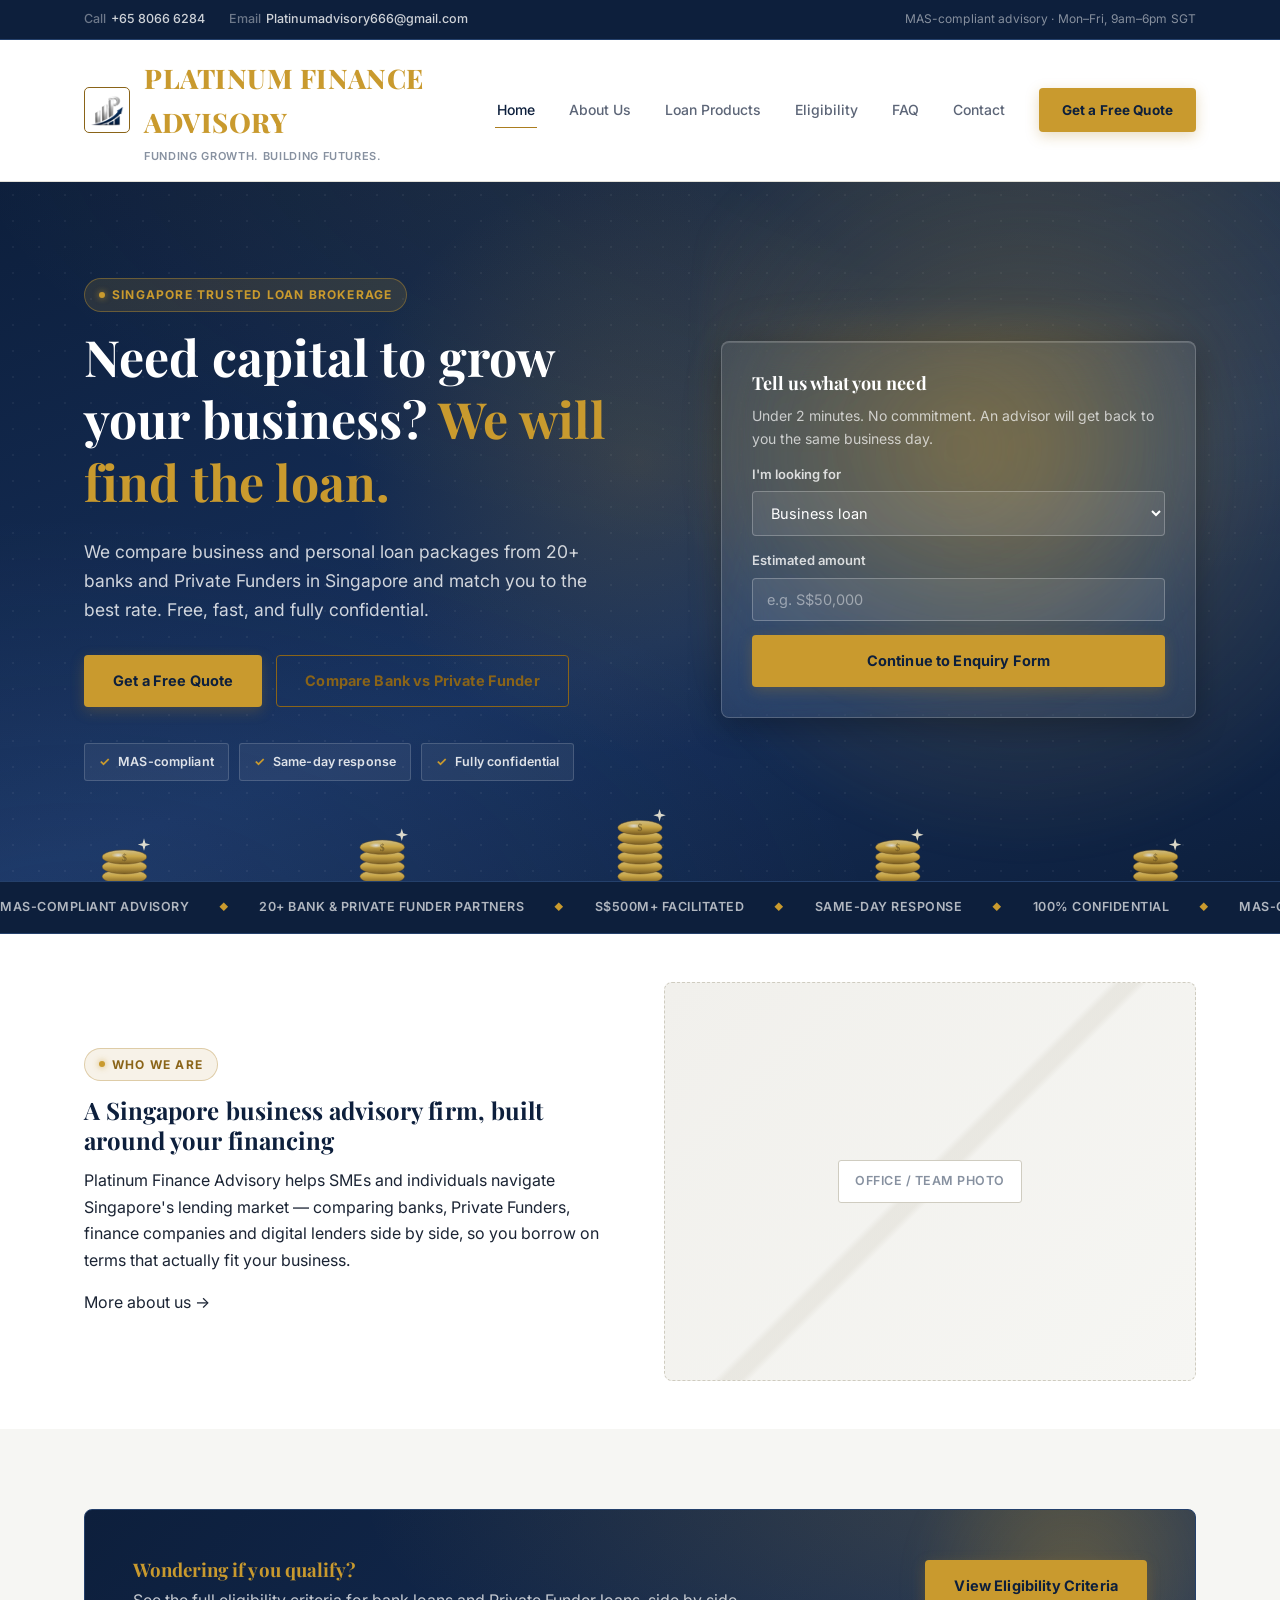
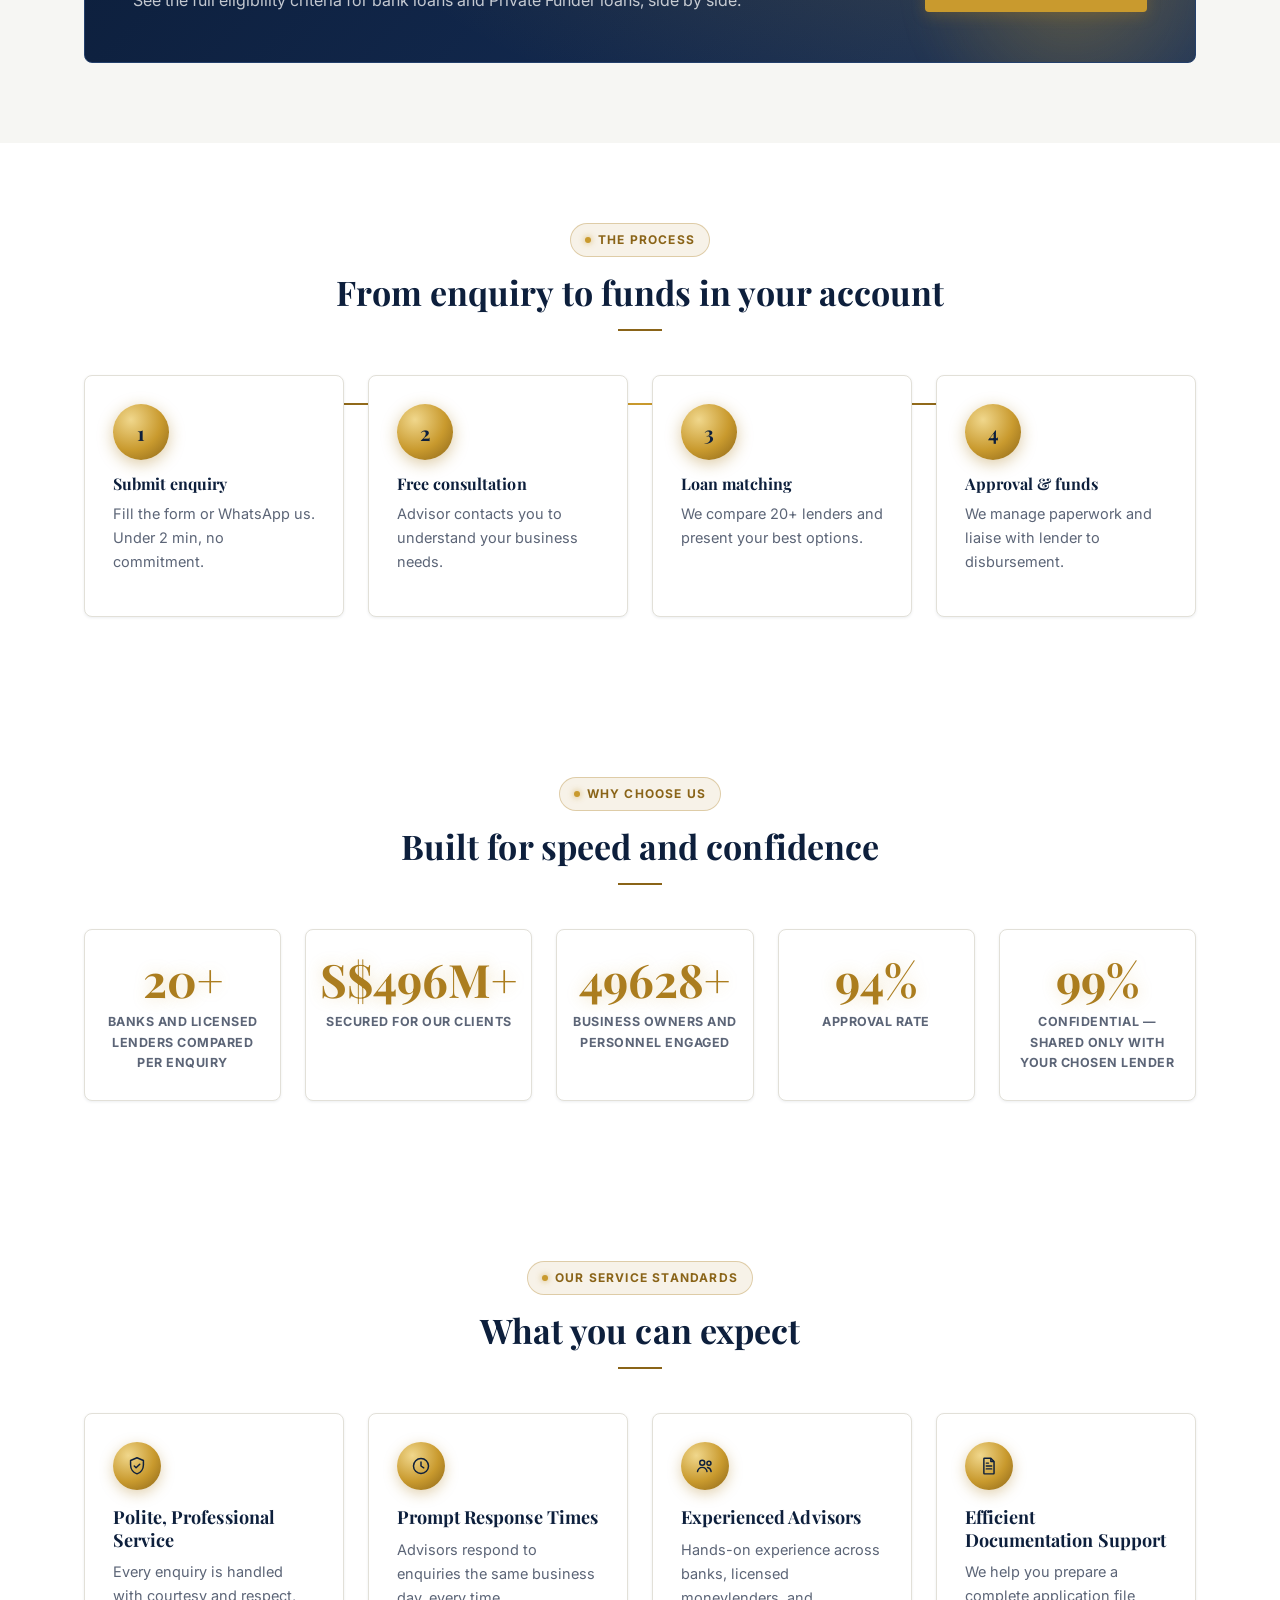
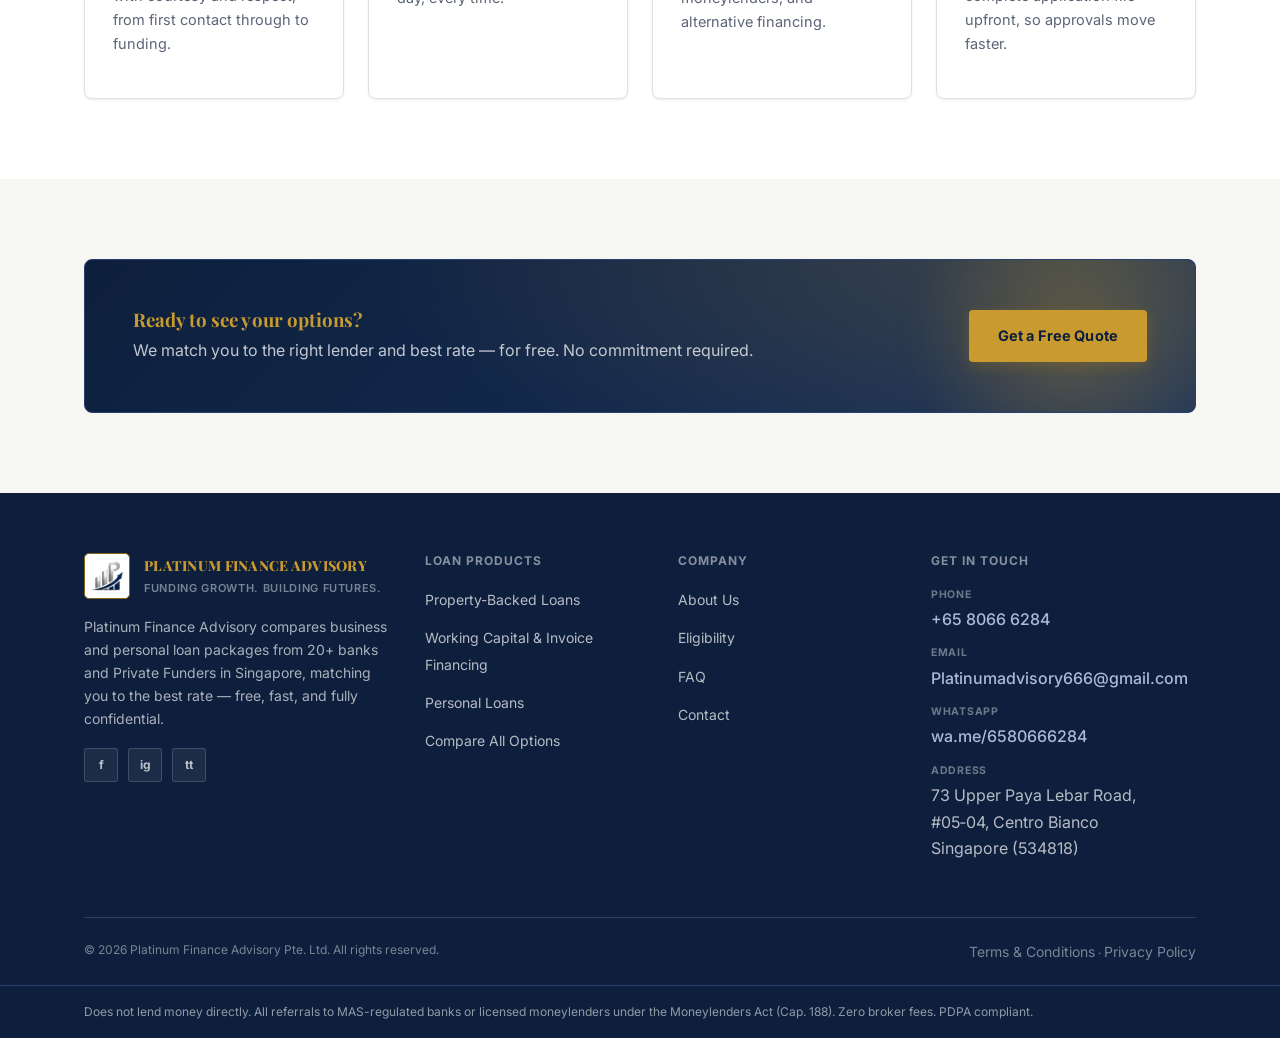
<file: index.html>
<!doctype html>
<html lang="en">
<head>
<meta charset="UTF-8">
<meta name="viewport" content="width=device-width, initial-scale=1.0">
<title>Platinum Finance Advisory | Singapore Trusted Loan Brokerage</title>
<meta name="description" content="Platinum Finance Advisory compares business and personal loan packages from 20+ banks and Private Funders in Singapore. Free, fast, and fully confidential.">
<link rel="icon" type="image/png" href="assets/logos/favicon.png">
<link rel="stylesheet" href="css/styles.css?v=41">
</head>
<body>

<div class="top-bar">
  <div class="container top-bar-inner">
    <div class="top-bar-contact">
      <a href="tel:+6580666284"><span class="label">Call</span>+65 8066 6284</a>
      <a href="mailto:Platinumadvisory666@gmail.com"><span class="label">Email</span>Platinumadvisory666@gmail.com</a>
    </div>
    <div class="top-bar-note">MAS-compliant advisory · Mon–Fri, 9am–6pm SGT</div>
  </div>
</div>

<header class="site-header">
  <div class="nav-bar">
    <a href="index.html" class="brand">
      <img src="assets/logos/icon.png" alt="Platinum Finance Advisory" class="mark mark--glow mark-logo">
      <span><span class="brand-name--glow">Platinum Finance Advisory</span><span class="tagline">Funding Growth. Building Futures.</span></span>
    </a>
    <nav class="nav-links">
      <a href="index.html" class="active">Home</a>
      <a href="about.html">About Us</a>
      <a href="products.html">Loan Products</a>
      <a href="eligibility.html">Eligibility</a>
      <a href="faq.html">FAQ</a>
      <a href="contact.html">Contact</a>
      <a href="contact.html#quote-form" class="btn btn-primary nav-cta-mobile">Get a Free Quote</a>
    </nav>
    <div class="nav-actions">
      <a href="contact.html#quote-form" class="btn btn-primary nav-cta">Get a Free Quote</a>
    </div>
    <button class="nav-toggle" aria-label="Toggle menu" aria-expanded="false"></button>
  </div>
</header>

<section class="hero">
  <div class="hero-coins" aria-hidden="true">
    <svg viewBox="0 0 1440 200" preserveAspectRatio="xMidYMax slice" xmlns="http://www.w3.org/2000/svg">
      <defs>
        <linearGradient id="coinGold" x1="0" y1="0" x2="0" y2="1">
          <stop offset="0%" stop-color="#f0d78c"/>
          <stop offset="45%" stop-color="#e8bb45"/>
          <stop offset="100%" stop-color="#8a6418"/>
        </linearGradient>
        <radialGradient id="coinShine" cx="50%" cy="50%" r="50%">
          <stop offset="0%" stop-color="#ffffff" stop-opacity=".9"/>
          <stop offset="100%" stop-color="#ffffff" stop-opacity="0"/>
        </radialGradient>
      </defs>
      <g class="coin-stack">
        <ellipse cx="140" cy="195" rx="25" ry="8" fill="url(#coinGold)" stroke="#7a5716" stroke-width="1" stroke-opacity=".5"/>
        <ellipse cx="140" cy="184" rx="25" ry="8" fill="url(#coinGold)" stroke="#7a5716" stroke-width="1" stroke-opacity=".5"/>
        <ellipse cx="140" cy="173" rx="25" ry="8" fill="url(#coinGold)" stroke="#7a5716" stroke-width="1" stroke-opacity=".5"/>
        <ellipse class="coin-shine" cx="133" cy="171" rx="8" ry="3" fill="url(#coinShine)"/>
        <text x="140" y="177" text-anchor="middle" font-family="Georgia, serif" font-size="11" font-weight="700" fill="#5c4210" opacity=".55">$</text>
        <path class="coin-sparkle" d="M0,-7 L1.6,-1.6 L7,0 L1.6,1.6 L0,7 L-1.6,1.6 L-7,0 L-1.6,-1.6 Z" fill="#fff8e0" transform="translate(162,159)"/>
      </g>
      <g class="coin-stack">
        <ellipse cx="430" cy="195" rx="25" ry="8" fill="url(#coinGold)" stroke="#7a5716" stroke-width="1" stroke-opacity=".5"/>
        <ellipse cx="430" cy="184" rx="25" ry="8" fill="url(#coinGold)" stroke="#7a5716" stroke-width="1" stroke-opacity=".5"/>
        <ellipse cx="430" cy="173" rx="25" ry="8" fill="url(#coinGold)" stroke="#7a5716" stroke-width="1" stroke-opacity=".5"/>
        <ellipse cx="430" cy="162" rx="25" ry="8" fill="url(#coinGold)" stroke="#7a5716" stroke-width="1" stroke-opacity=".5"/>
        <ellipse class="coin-shine" cx="423" cy="160" rx="8" ry="3" fill="url(#coinShine)"/>
        <text x="430" y="166" text-anchor="middle" font-family="Georgia, serif" font-size="11" font-weight="700" fill="#5c4210" opacity=".55">$</text>
        <path class="coin-sparkle" d="M0,-7 L1.6,-1.6 L7,0 L1.6,1.6 L0,7 L-1.6,1.6 L-7,0 L-1.6,-1.6 Z" fill="#fff8e0" transform="translate(452,148)"/>
      </g>
      <g class="coin-stack">
        <ellipse cx="720" cy="195" rx="25" ry="8" fill="url(#coinGold)" stroke="#7a5716" stroke-width="1" stroke-opacity=".5"/>
        <ellipse cx="720" cy="184" rx="25" ry="8" fill="url(#coinGold)" stroke="#7a5716" stroke-width="1" stroke-opacity=".5"/>
        <ellipse cx="720" cy="173" rx="25" ry="8" fill="url(#coinGold)" stroke="#7a5716" stroke-width="1" stroke-opacity=".5"/>
        <ellipse cx="720" cy="162" rx="25" ry="8" fill="url(#coinGold)" stroke="#7a5716" stroke-width="1" stroke-opacity=".5"/>
        <ellipse cx="720" cy="151" rx="25" ry="8" fill="url(#coinGold)" stroke="#7a5716" stroke-width="1" stroke-opacity=".5"/>
        <ellipse cx="720" cy="140" rx="25" ry="8" fill="url(#coinGold)" stroke="#7a5716" stroke-width="1" stroke-opacity=".5"/>
        <ellipse class="coin-shine" cx="713" cy="138" rx="8" ry="3" fill="url(#coinShine)"/>
        <text x="720" y="144" text-anchor="middle" font-family="Georgia, serif" font-size="11" font-weight="700" fill="#5c4210" opacity=".55">$</text>
        <path class="coin-sparkle" d="M0,-7 L1.6,-1.6 L7,0 L1.6,1.6 L0,7 L-1.6,1.6 L-7,0 L-1.6,-1.6 Z" fill="#fff8e0" transform="translate(742,126)"/>
      </g>
      <g class="coin-stack">
        <ellipse cx="1010" cy="195" rx="25" ry="8" fill="url(#coinGold)" stroke="#7a5716" stroke-width="1" stroke-opacity=".5"/>
        <ellipse cx="1010" cy="184" rx="25" ry="8" fill="url(#coinGold)" stroke="#7a5716" stroke-width="1" stroke-opacity=".5"/>
        <ellipse cx="1010" cy="173" rx="25" ry="8" fill="url(#coinGold)" stroke="#7a5716" stroke-width="1" stroke-opacity=".5"/>
        <ellipse cx="1010" cy="162" rx="25" ry="8" fill="url(#coinGold)" stroke="#7a5716" stroke-width="1" stroke-opacity=".5"/>
        <ellipse class="coin-shine" cx="1003" cy="160" rx="8" ry="3" fill="url(#coinShine)"/>
        <text x="1010" y="166" text-anchor="middle" font-family="Georgia, serif" font-size="11" font-weight="700" fill="#5c4210" opacity=".55">$</text>
        <path class="coin-sparkle" d="M0,-7 L1.6,-1.6 L7,0 L1.6,1.6 L0,7 L-1.6,1.6 L-7,0 L-1.6,-1.6 Z" fill="#fff8e0" transform="translate(1032,148)"/>
      </g>
      <g class="coin-stack">
        <ellipse cx="1300" cy="195" rx="25" ry="8" fill="url(#coinGold)" stroke="#7a5716" stroke-width="1" stroke-opacity=".5"/>
        <ellipse cx="1300" cy="184" rx="25" ry="8" fill="url(#coinGold)" stroke="#7a5716" stroke-width="1" stroke-opacity=".5"/>
        <ellipse cx="1300" cy="173" rx="25" ry="8" fill="url(#coinGold)" stroke="#7a5716" stroke-width="1" stroke-opacity=".5"/>
        <ellipse class="coin-shine" cx="1293" cy="171" rx="8" ry="3" fill="url(#coinShine)"/>
        <text x="1300" y="177" text-anchor="middle" font-family="Georgia, serif" font-size="11" font-weight="700" fill="#5c4210" opacity=".55">$</text>
        <path class="coin-sparkle" d="M0,-7 L1.6,-1.6 L7,0 L1.6,1.6 L0,7 L-1.6,1.6 L-7,0 L-1.6,-1.6 Z" fill="#fff8e0" transform="translate(1322,159)"/>
      </g>
    </svg>
  </div>
  <div class="container hero-grid">
    <div>
      <span class="eyebrow">Singapore Trusted Loan Brokerage</span>
      <h1>Need capital to grow your business? <span class="accent-text">We will find the loan.</span></h1>
      <p class="lead">We compare business and personal loan packages from 20+ banks and Private Funders in Singapore and match you to the best rate. Free, fast, and fully confidential.</p>
      <div class="hero-actions">
        <a href="contact.html#quote-form" class="btn btn-primary">Get a Free Quote</a>
        <a href="products.html" class="btn btn-outline">Compare Bank vs Private Funder</a>
      </div>
      <ul class="hero-trust">
        <li><span class="dot">✓</span> MAS-compliant</li>
        <li><span class="dot">✓</span> Same-day response</li>
        <li><span class="dot">✓</span> Fully confidential</li>
      </ul>
    </div>
    <div class="hero-card-wrap">
      <div class="hero-card">
        <h3>Tell us what you need</h3>
        <p style="font-size:14px;">Under 2 minutes. No commitment. An advisor will get back to you the same business day.</p>
        <div class="field">
          <label>I'm looking for</label>
          <select>
            <option>Business loan</option>
            <option>Personal loan</option>
            <option>Not sure — help me decide</option>
          </select>
        </div>
        <div class="field">
          <label>Estimated amount</label>
          <input type="text" placeholder="e.g. S$50,000">
        </div>
        <a href="contact.html#quote-form" class="btn btn-primary btn-block">Continue to Enquiry Form</a>
      </div>
    </div>
  </div>
</section>

<div class="trust-ticker" aria-hidden="true">
  <div class="trust-ticker__track">
    <span>MAS-Compliant Advisory</span><span class="ticker-dot">◆</span>
    <span>20+ Bank &amp; Private Funder Partners</span><span class="ticker-dot">◆</span>
    <span>S$500M+ Facilitated</span><span class="ticker-dot">◆</span>
    <span>Same-Day Response</span><span class="ticker-dot">◆</span>
    <span>100% Confidential</span><span class="ticker-dot">◆</span>
    <span>MAS-Compliant Advisory</span><span class="ticker-dot">◆</span>
    <span>20+ Bank &amp; Private Funder Partners</span><span class="ticker-dot">◆</span>
    <span>S$500M+ Facilitated</span><span class="ticker-dot">◆</span>
    <span>Same-Day Response</span><span class="ticker-dot">◆</span>
    <span>100% Confidential</span><span class="ticker-dot">◆</span>
  </div>
</div>

<section class="section--tight">
  <div class="container">
    <div class="grid grid-2" style="align-items:center;gap:48px;">
      <div>
        <span class="eyebrow">Who We Are</span>
        <h2>A Singapore business advisory firm, built around your financing</h2>
        <p>Platinum Finance Advisory helps SMEs and individuals navigate Singapore's lending market — comparing banks, Private Funders, finance companies and digital lenders side by side, so you borrow on terms that actually fit your business.</p>
        <a href="about.html" class="card-link">More about us →</a>
      </div>
      <div class="photo-placeholder">
        <span class="photo-placeholder-label">Office / team photo</span>
      </div>
    </div>
  </div>
</section>

<section class="section section--alt" id="eligibility-teaser">
  <div class="container">
    <div class="cta-banner">
      <div>
        <h3>Wondering if you qualify?</h3>
        <p>See the full eligibility criteria for bank loans and Private Funder loans, side by side.</p>
      </div>
      <a href="eligibility.html" class="btn btn-primary">View Eligibility Criteria</a>
    </div>
  </div>
</section>

<section class="section" id="process">
  <div class="container">
    <div class="section-head">
      <span class="eyebrow">The Process</span>
      <h2>From enquiry to funds in your account</h2>
    </div>
    <div class="grid grid-4 process-grid">
      <div class="card">
        <div class="step-num" style="margin-bottom:14px;">1</div>
        <h4>Submit enquiry</h4>
        <p style="color:var(--text-muted);font-size:14.5px;">Fill the form or WhatsApp us. Under 2 min, no commitment.</p>
      </div>
      <div class="card">
        <div class="step-num" style="margin-bottom:14px;">2</div>
        <h4>Free consultation</h4>
        <p style="color:var(--text-muted);font-size:14.5px;">Advisor contacts you to understand your business needs.</p>
      </div>
      <div class="card">
        <div class="step-num" style="margin-bottom:14px;">3</div>
        <h4>Loan matching</h4>
        <p style="color:var(--text-muted);font-size:14.5px;">We compare 20+ lenders and present your best options.</p>
      </div>
      <div class="card">
        <div class="step-num" style="margin-bottom:14px;">4</div>
        <h4>Approval &amp; funds</h4>
        <p style="color:var(--text-muted);font-size:14.5px;">We manage paperwork and liaise with lender to disbursement.</p>
      </div>
    </div>
  </div>
</section>

<section class="section" id="why-us">
  <div class="container">
    <div class="section-head">
      <span class="eyebrow">Why Choose Us</span>
      <h2>Built for speed and confidence</h2>
    </div>
    <div class="grid grid-5">
      <div class="stat-block">
        <div class="stat-number">20+</div>
        <div class="stat-label">Banks and licensed lenders compared per enquiry</div>
      </div>
      <div class="stat-block">
        <div class="stat-number">S$500M+</div>
        <div class="stat-label">Secured for our clients</div>
      </div>
      <div class="stat-block">
        <div class="stat-number">50,000+</div>
        <div class="stat-label">Business owners and personnel engaged</div>
      </div>
      <div class="stat-block">
        <div class="stat-number">95%</div>
        <div class="stat-label">Approval rate</div>
      </div>
      <div class="stat-block">
        <div class="stat-number">100%</div>
        <div class="stat-label">Confidential — shared only with your chosen lender</div>
      </div>
    </div>
  </div>
</section>

<section class="section">
  <div class="container">
    <div class="section-head">
      <span class="eyebrow">Our Service Standards</span>
      <h2>What you can expect</h2>
    </div>
    <div class="grid grid-4">
      <div class="card">
        <div class="icon icon--badge">
          <svg viewBox="0 0 24 24" fill="none" xmlns="http://www.w3.org/2000/svg"><path d="M12 3l7 3v5c0 4.4-3 8.4-7 9.6-4-1.2-7-5.2-7-9.6V6l7-3z" stroke="currentColor" stroke-width="1.6" stroke-linejoin="round"/><path d="M9 12l2 2 4-4" stroke="currentColor" stroke-width="1.6" stroke-linecap="round" stroke-linejoin="round"/></svg>
        </div>
        <h3>Polite, Professional Service</h3>
        <p>Every enquiry is handled with courtesy and respect, from first contact through to funding.</p>
      </div>
      <div class="card">
        <div class="icon icon--badge">
          <svg viewBox="0 0 24 24" fill="none" xmlns="http://www.w3.org/2000/svg"><circle cx="12" cy="12" r="8.2" stroke="currentColor" stroke-width="1.6"/><path d="M12 7.5V12l3 2" stroke="currentColor" stroke-width="1.6" stroke-linecap="round" stroke-linejoin="round"/></svg>
        </div>
        <h3>Prompt Response Times</h3>
        <p>Advisors respond to enquiries the same business day, every time.</p>
      </div>
      <div class="card">
        <div class="icon icon--badge">
          <svg viewBox="0 0 24 24" fill="none" xmlns="http://www.w3.org/2000/svg"><circle cx="9" cy="8.5" r="2.7" stroke="currentColor" stroke-width="1.6"/><path d="M3.8 18c.6-2.8 2.7-4.5 5.2-4.5s4.6 1.7 5.2 4.5" stroke="currentColor" stroke-width="1.6" stroke-linecap="round"/><circle cx="16.3" cy="9" r="2.2" stroke="currentColor" stroke-width="1.6"/><path d="M14.8 13.7c1.9.2 3.4 1.8 3.9 4.3" stroke="currentColor" stroke-width="1.6" stroke-linecap="round"/></svg>
        </div>
        <h3>Experienced Advisors</h3>
        <p>Hands-on experience across banks, licensed moneylenders, and alternative financing.</p>
      </div>
      <div class="card">
        <div class="icon icon--badge">
          <svg viewBox="0 0 24 24" fill="none" xmlns="http://www.w3.org/2000/svg"><path d="M7 3.5h7l3.5 3.5V20a.6.6 0 01-.6.6H7a.6.6 0 01-.6-.6V4.1c0-.3.3-.6.6-.6z" stroke="currentColor" stroke-width="1.6" stroke-linejoin="round"/><path d="M14 3.5V7h3.5" stroke="currentColor" stroke-width="1.6" stroke-linejoin="round"/><path d="M9 12h6M9 15.2h6M9 8.8h2.5" stroke="currentColor" stroke-width="1.4" stroke-linecap="round"/></svg>
        </div>
        <h3>Efficient Documentation Support</h3>
        <p>We help you prepare a complete application file upfront, so approvals move faster.</p>
      </div>
    </div>
  </div>
</section>

<section class="section section--alt">
  <div class="container">
    <div class="cta-banner">
      <div>
        <h3>Ready to see your options?</h3>
        <p>We match you to the right lender and best rate — for free. No commitment required.</p>
      </div>
      <a href="contact.html#quote-form" class="btn btn-primary">Get a Free Quote</a>
    </div>
  </div>
</section>

<footer class="site-footer">
  <div class="container">
    <div class="footer-grid">
      <div>
        <a href="index.html" class="brand">
          <img src="assets/logos/icon.png" alt="Platinum Finance Advisory" class="mark mark-logo">
          <span>Platinum Finance Advisory<span class="tagline">Funding Growth. Building Futures.</span></span>
        </a>
        <p class="about-blurb">Platinum Finance Advisory compares business and personal loan packages from 20+ banks and Private Funders in Singapore, matching you to the best rate — free, fast, and fully confidential.</p>
        <div class="social-row">
          <a href="#" aria-label="Facebook" target="_blank" rel="noopener">f</a>
          <a href="#" aria-label="Instagram" target="_blank" rel="noopener">ig</a>
          <a href="#" aria-label="TikTok" target="_blank" rel="noopener">tt</a>
        </div>
      </div>
      <div>
        <h4>Loan Products</h4>
        <ul>
          <li><a href="property-loans.html">Property-Backed Loans</a></li>
          <li><a href="working-capital-financing.html">Working Capital & Invoice Financing</a></li>
          <li><a href="personal-loans.html">Personal Loans</a></li>
          <li><a href="products.html">Compare All Options</a></li>
        </ul>
      </div>
      <div>
        <h4>Company</h4>
        <ul>
          <li><a href="about.html">About Us</a></li>
          <li><a href="eligibility.html">Eligibility</a></li>
          <li><a href="faq.html">FAQ</a></li>
          <li><a href="contact.html">Contact</a></li>
        </ul>
      </div>
      <div>
        <h4>Get in Touch</h4>
        <ul>
          <li><span class="footer-label">Phone</span><span class="contact-value">+65 8066 6284</span></li>
          <li><span class="footer-label">Email</span><span class="contact-value">Platinumadvisory666@gmail.com</span></li>
          <li><span class="footer-label">WhatsApp</span><span class="contact-value">wa.me/6580666284</span></li>
          <li><span class="footer-label">Address</span>73 Upper Paya Lebar Road, #05‑04,&nbsp;Centro Bianco<br>Singapore (534818)</li>
        </ul>
      </div>
    </div>
    <div class="footer-bottom">
      <span>© 2026 Platinum Finance Advisory Pte. Ltd. All rights reserved.</span>
      <span><a href="terms.html">Terms &amp; Conditions</a> · <a href="privacy.html">Privacy Policy</a></span>
    </div>
  </div>
  <div class="disclaimer-bar">
    <div class="container">
      <p>Does not lend money directly. All referrals to MAS-regulated banks or licensed moneylenders under the Moneylenders Act (Cap. 188). Zero broker fees. PDPA compliant.</p>
    </div>
  </div>
</footer>

<script src="js/main.js"></script>
</body>
</html>
</file>
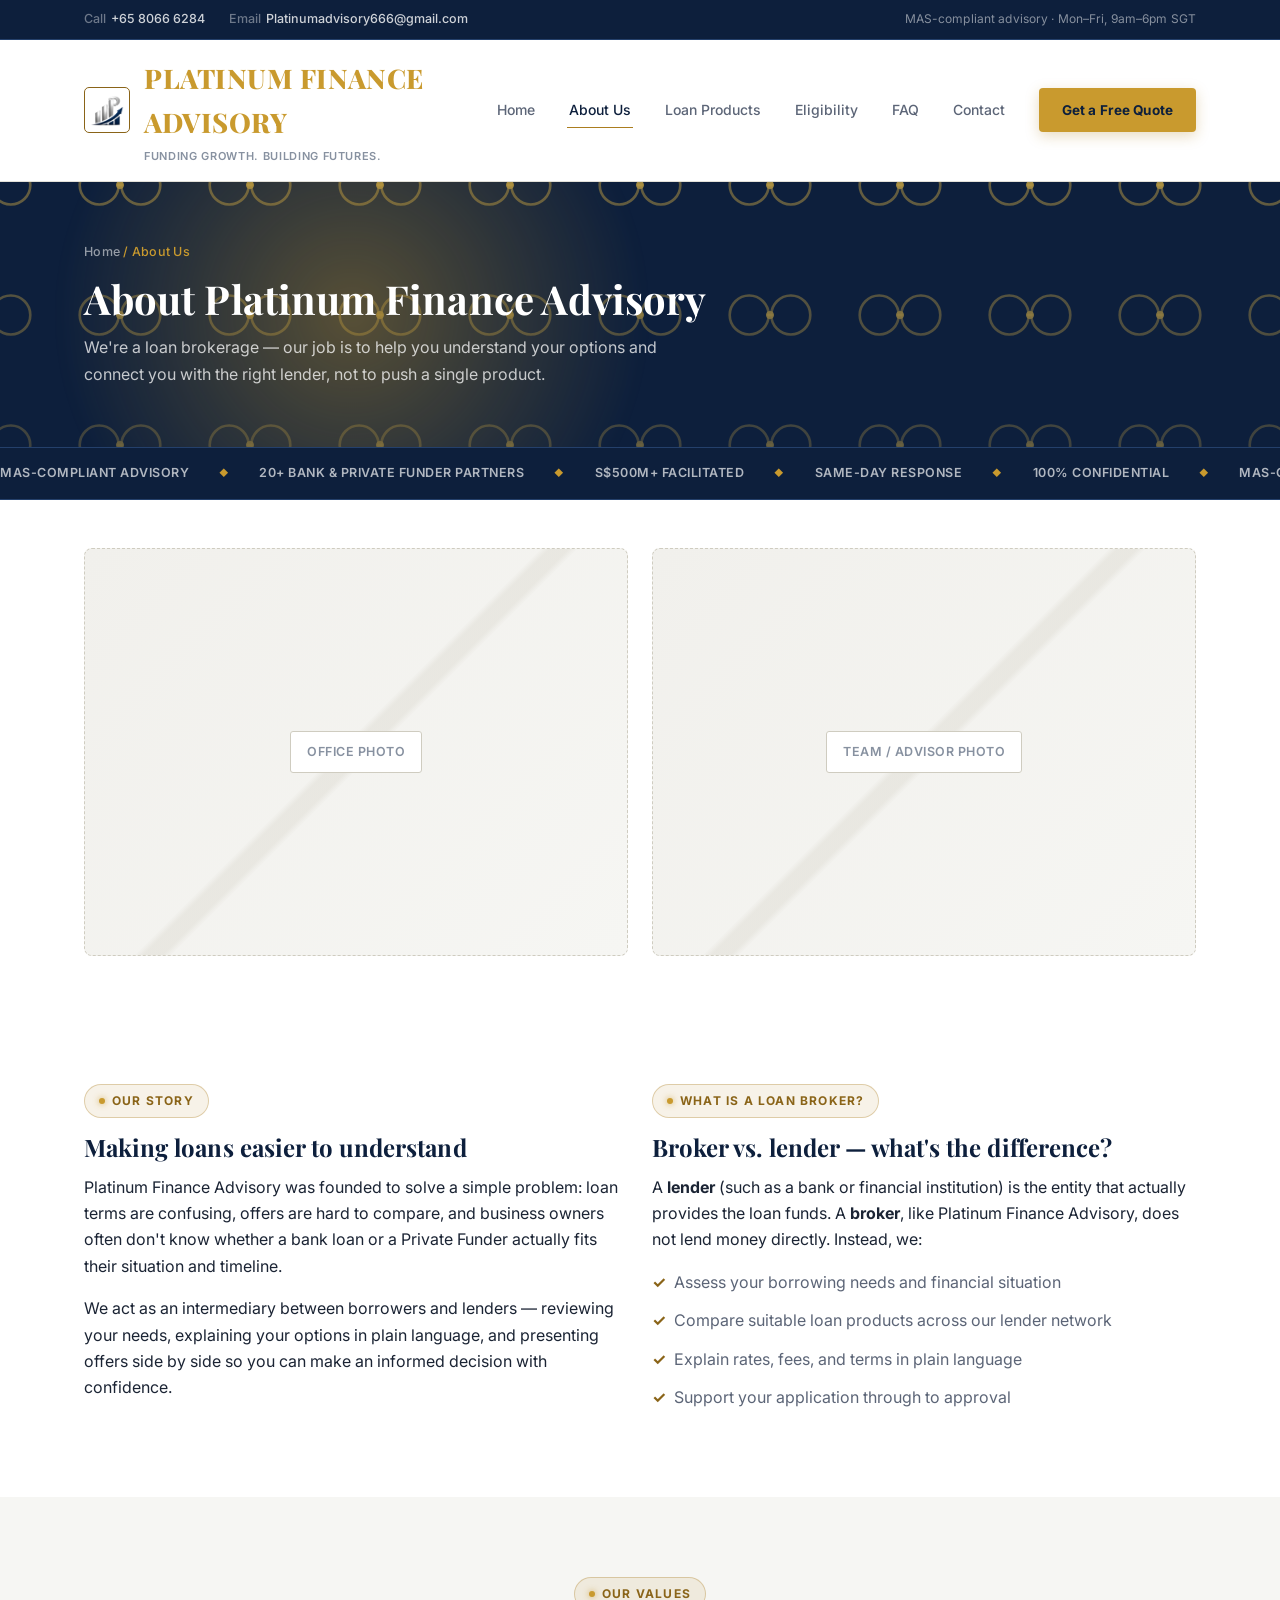
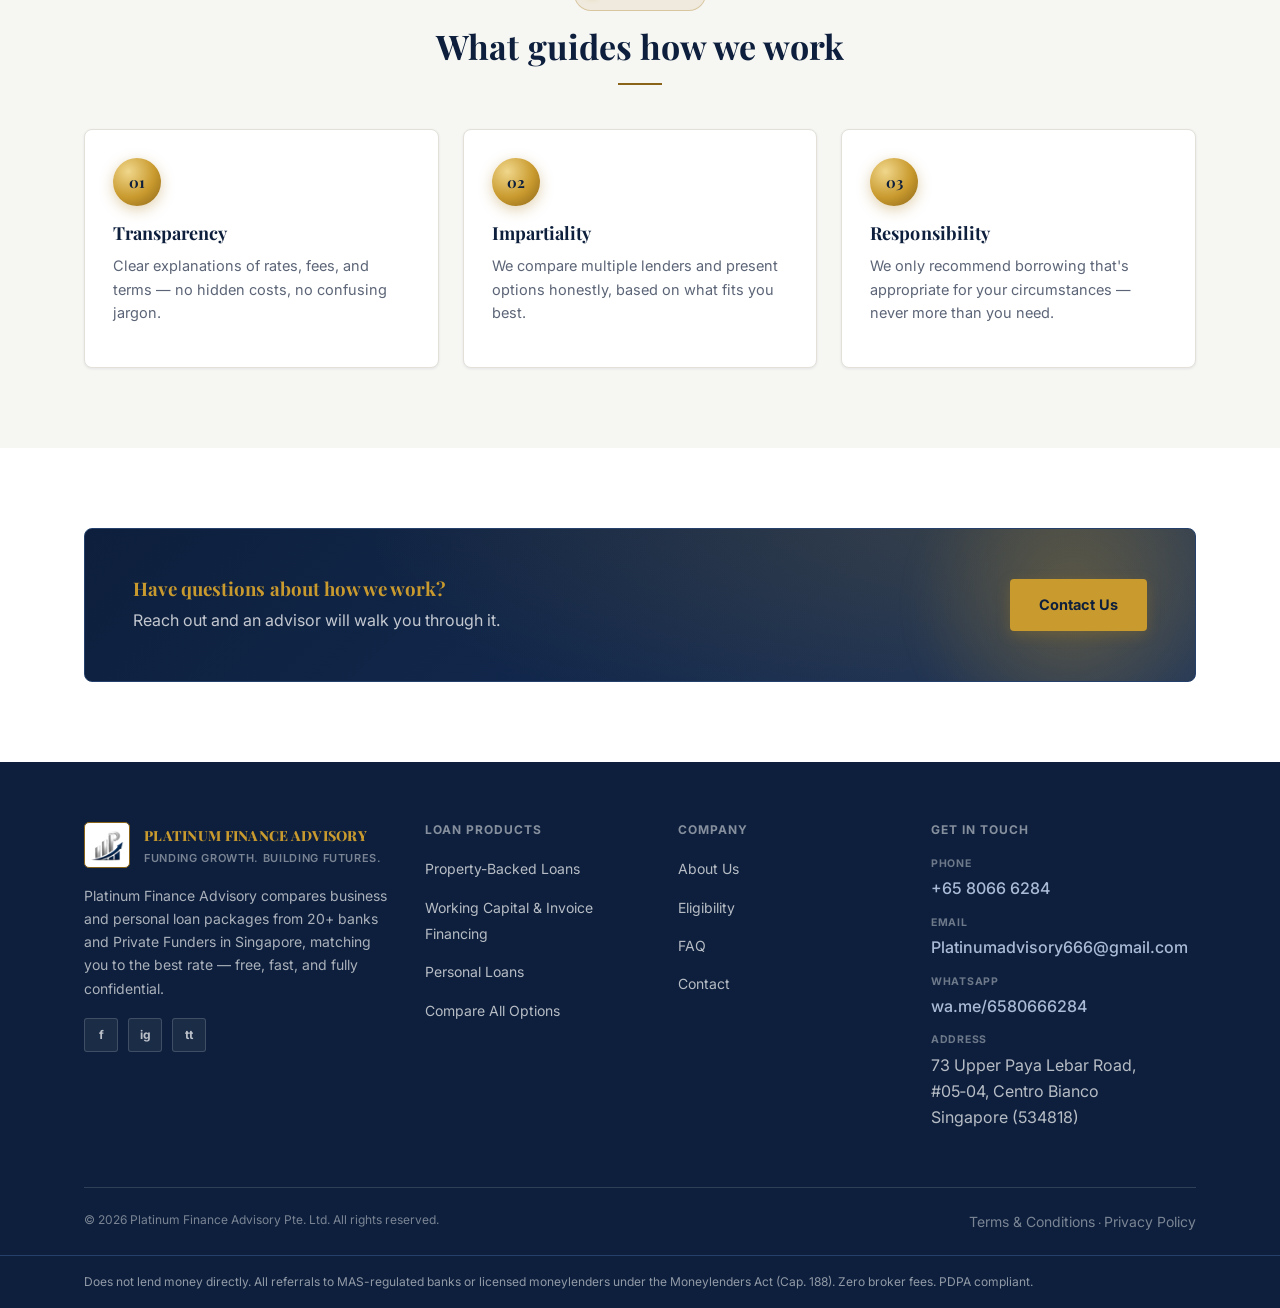
<file: about.html>
<!doctype html>
<html lang="en">
<head>
<meta charset="UTF-8">
<meta name="viewport" content="width=device-width, initial-scale=1.0">
<title>About Us | Platinum Finance Advisory</title>
<meta name="description" content="Learn about Platinum Finance Advisory, our role as a Singapore loan broker, and how we help borrowers compare bank and Private Funder loans.">
<link rel="icon" type="image/png" href="assets/logos/favicon.png">
<link rel="stylesheet" href="css/styles.css?v=41">
</head>
<body>

<div class="top-bar">
  <div class="container top-bar-inner">
    <div class="top-bar-contact">
      <a href="tel:+6580666284"><span class="label">Call</span>+65 8066 6284</a>
      <a href="mailto:Platinumadvisory666@gmail.com"><span class="label">Email</span>Platinumadvisory666@gmail.com</a>
    </div>
    <div class="top-bar-note">MAS-compliant advisory · Mon–Fri, 9am–6pm SGT</div>
  </div>
</div>

<header class="site-header">
  <div class="nav-bar">
    <a href="index.html" class="brand">
      <img src="assets/logos/icon.png" alt="Platinum Finance Advisory" class="mark mark--glow mark-logo">
      <span><span class="brand-name--glow">Platinum Finance Advisory</span><span class="tagline">Funding Growth. Building Futures.</span></span>
    </a>
    <nav class="nav-links">
      <a href="index.html">Home</a>
      <a href="about.html" class="active">About Us</a>
      <a href="products.html">Loan Products</a>
      <a href="eligibility.html">Eligibility</a>
      <a href="faq.html">FAQ</a>
      <a href="contact.html">Contact</a>
      <a href="contact.html#quote-form" class="btn btn-primary nav-cta-mobile">Get a Free Quote</a>
    </nav>
    <div class="nav-actions">
      <a href="contact.html#quote-form" class="btn btn-primary nav-cta">Get a Free Quote</a>
    </div>
    <button class="nav-toggle" aria-label="Toggle menu" aria-expanded="false"></button>
  </div>
</header>

<section class="page-hero page-hero--themed page-hero--about">
  <div class="container">
    <div class="breadcrumb"><a href="index.html">Home</a> / About Us</div>
    <h1>About Platinum Finance Advisory</h1>
    <p>We're a loan brokerage — our job is to help you understand your options and connect you with the right lender, not to push a single product.</p>
  </div>
</section>

<div class="trust-ticker" aria-hidden="true">
  <div class="trust-ticker__track">
    <span>MAS-Compliant Advisory</span><span class="ticker-dot">◆</span>
    <span>20+ Bank &amp; Private Funder Partners</span><span class="ticker-dot">◆</span>
    <span>S$500M+ Facilitated</span><span class="ticker-dot">◆</span>
    <span>Same-Day Response</span><span class="ticker-dot">◆</span>
    <span>100% Confidential</span><span class="ticker-dot">◆</span>
    <span>MAS-Compliant Advisory</span><span class="ticker-dot">◆</span>
    <span>20+ Bank &amp; Private Funder Partners</span><span class="ticker-dot">◆</span>
    <span>S$500M+ Facilitated</span><span class="ticker-dot">◆</span>
    <span>Same-Day Response</span><span class="ticker-dot">◆</span>
    <span>100% Confidential</span><span class="ticker-dot">◆</span>
  </div>
</div>

<section class="section--tight">
  <div class="container">
    <div class="grid grid-2">
      <div class="photo-placeholder">
        <span class="photo-placeholder-label">Office photo</span>
      </div>
      <div class="photo-placeholder">
        <span class="photo-placeholder-label">Team / advisor photo</span>
      </div>
    </div>
  </div>
</section>

<section class="section">
  <div class="container">
    <div class="grid grid-2" style="align-items:start;">
      <div>
        <span class="eyebrow">Our Story</span>
        <h2>Making loans easier to understand</h2>
        <p>Platinum Finance Advisory was founded to solve a simple problem: loan terms are confusing, offers are hard to compare, and business owners often don't know whether a bank loan or a Private Funder actually fits their situation and timeline.</p>
        <p>We act as an intermediary between borrowers and lenders — reviewing your needs, explaining your options in plain language, and presenting offers side by side so you can make an informed decision with confidence.</p>
      </div>
      <div>
        <span class="eyebrow">What Is a Loan Broker?</span>
        <h2>Broker vs. lender — what's the difference?</h2>
        <p>A <strong>lender</strong> (such as a bank or financial institution) is the entity that actually provides the loan funds. A <strong>broker</strong>, like Platinum Finance Advisory, does not lend money directly. Instead, we:</p>
        <ul class="stack check-list" style="margin-top:12px;">
          <li>Assess your borrowing needs and financial situation</li>
          <li>Compare suitable loan products across our lender network</li>
          <li>Explain rates, fees, and terms in plain language</li>
          <li>Support your application through to approval</li>
        </ul>
      </div>
    </div>
  </div>
</section>

<section class="section section--alt">
  <div class="container">
    <div class="section-head">
      <span class="eyebrow">Our Values</span>
      <h2>What guides how we work</h2>
    </div>
    <div class="grid grid-3">
      <div class="card">
        <div class="icon icon--badge">01</div>
        <h3>Transparency</h3>
        <p>Clear explanations of rates, fees, and terms — no hidden costs, no confusing jargon.</p>
      </div>
      <div class="card">
        <div class="icon icon--badge">02</div>
        <h3>Impartiality</h3>
        <p>We compare multiple lenders and present options honestly, based on what fits you best.</p>
      </div>
      <div class="card">
        <div class="icon icon--badge">03</div>
        <h3>Responsibility</h3>
        <p>We only recommend borrowing that's appropriate for your circumstances — never more than you need.</p>
      </div>
    </div>
  </div>
</section>

<section class="section">
  <div class="container">
    <div class="cta-banner">
      <div>
        <h3>Have questions about how we work?</h3>
        <p>Reach out and an advisor will walk you through it.</p>
      </div>
      <a href="contact.html#quote-form" class="btn btn-primary">Contact Us</a>
    </div>
  </div>
</section>

<footer class="site-footer">
  <div class="container">
    <div class="footer-grid">
      <div>
        <a href="index.html" class="brand">
          <img src="assets/logos/icon.png" alt="Platinum Finance Advisory" class="mark mark-logo">
          <span>Platinum Finance Advisory<span class="tagline">Funding Growth. Building Futures.</span></span>
        </a>
        <p class="about-blurb">Platinum Finance Advisory compares business and personal loan packages from 20+ banks and Private Funders in Singapore, matching you to the best rate — free, fast, and fully confidential.</p>
        <div class="social-row">
          <a href="#" aria-label="Facebook" target="_blank" rel="noopener">f</a>
          <a href="#" aria-label="Instagram" target="_blank" rel="noopener">ig</a>
          <a href="#" aria-label="TikTok" target="_blank" rel="noopener">tt</a>
        </div>
      </div>
      <div>
        <h4>Loan Products</h4>
        <ul>
          <li><a href="property-loans.html">Property-Backed Loans</a></li>
          <li><a href="working-capital-financing.html">Working Capital & Invoice Financing</a></li>
          <li><a href="personal-loans.html">Personal Loans</a></li>
          <li><a href="products.html">Compare All Options</a></li>
        </ul>
      </div>
      <div>
        <h4>Company</h4>
        <ul>
          <li><a href="about.html">About Us</a></li>
          <li><a href="eligibility.html">Eligibility</a></li>
          <li><a href="faq.html">FAQ</a></li>
          <li><a href="contact.html">Contact</a></li>
        </ul>
      </div>
      <div>
        <h4>Get in Touch</h4>
        <ul>
          <li><span class="footer-label">Phone</span><span class="contact-value">+65 8066 6284</span></li>
          <li><span class="footer-label">Email</span><span class="contact-value">Platinumadvisory666@gmail.com</span></li>
          <li><span class="footer-label">WhatsApp</span><span class="contact-value">wa.me/6580666284</span></li>
          <li><span class="footer-label">Address</span>73 Upper Paya Lebar Road, #05‑04,&nbsp;Centro Bianco<br>Singapore (534818)</li>
        </ul>
      </div>
    </div>
    <div class="footer-bottom">
      <span>© 2026 Platinum Finance Advisory Pte. Ltd. All rights reserved.</span>
      <span><a href="terms.html">Terms &amp; Conditions</a> · <a href="privacy.html">Privacy Policy</a></span>
    </div>
  </div>
  <div class="disclaimer-bar">
    <div class="container">
      <p>Does not lend money directly. All referrals to MAS-regulated banks or licensed moneylenders under the Moneylenders Act (Cap. 188). Zero broker fees. PDPA compliant.</p>
    </div>
  </div>
</footer>

<script src="js/main.js"></script>
</body>
</html>
</file>
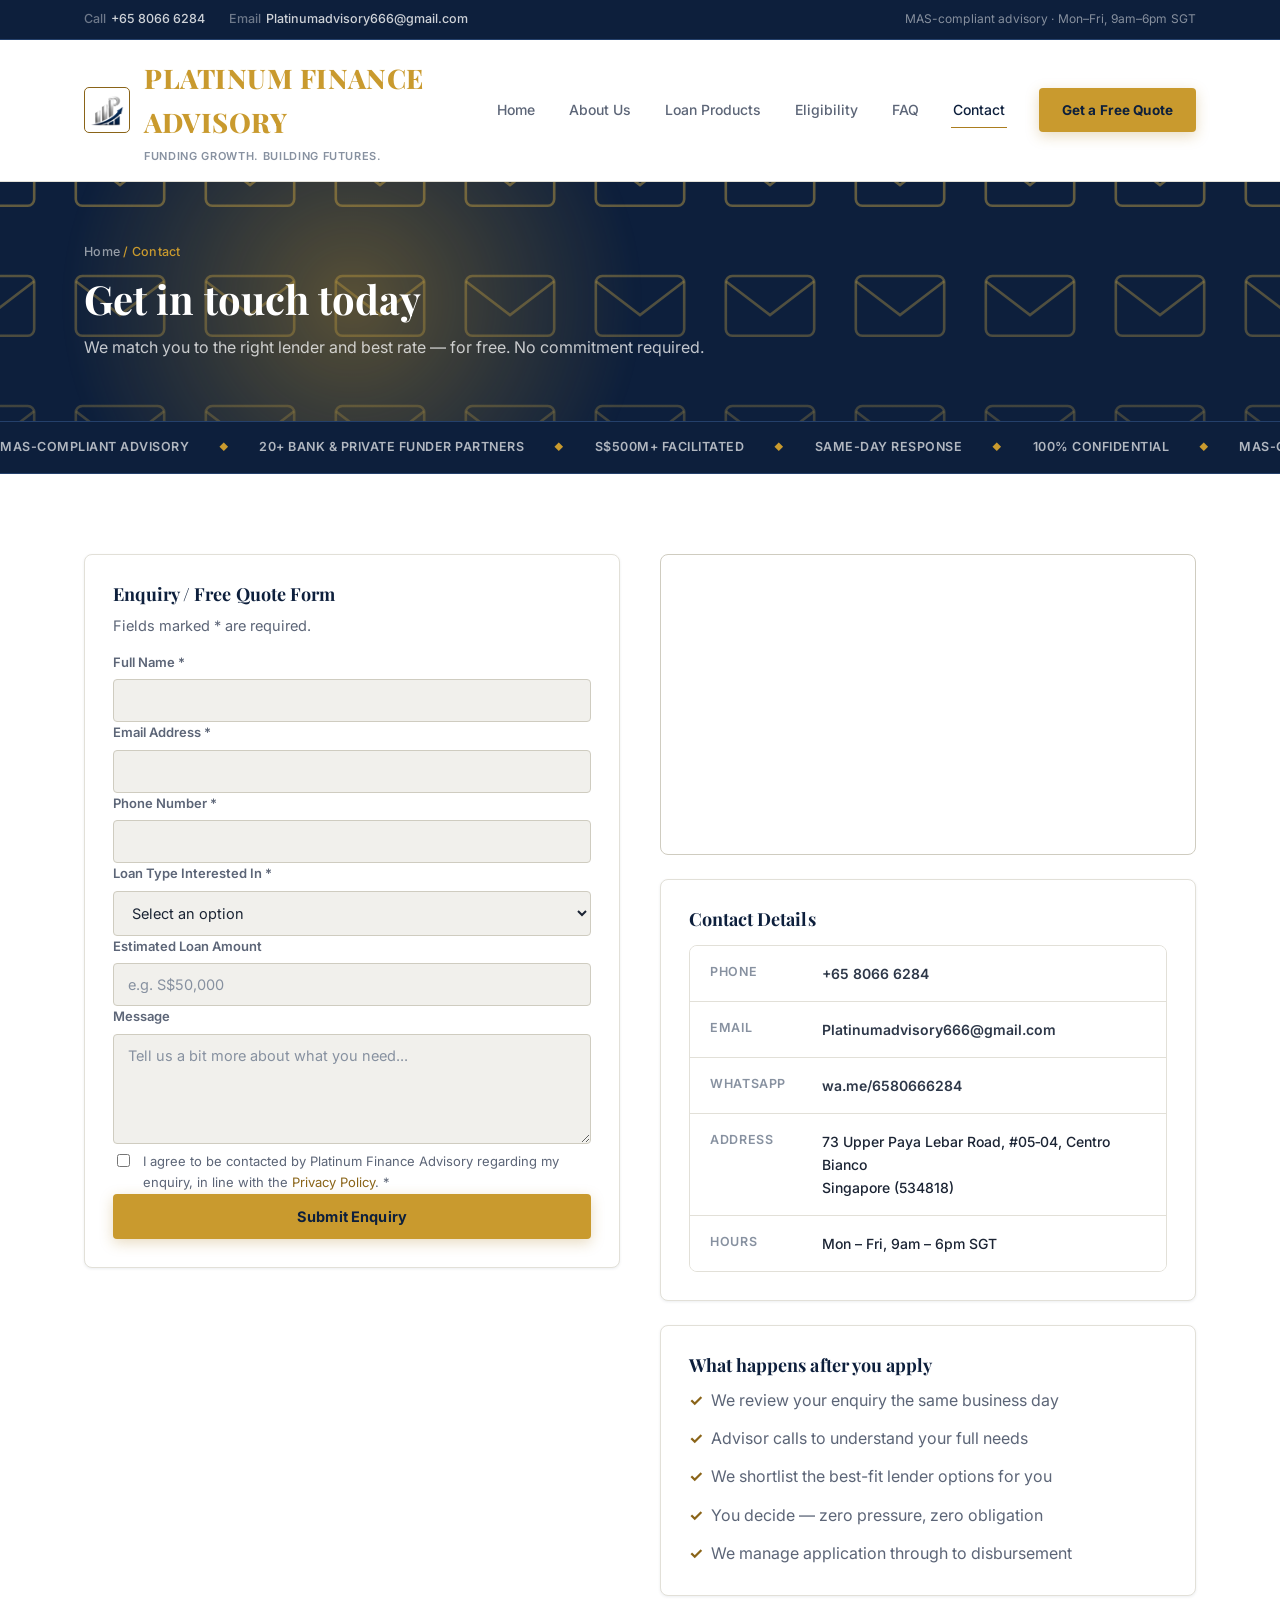
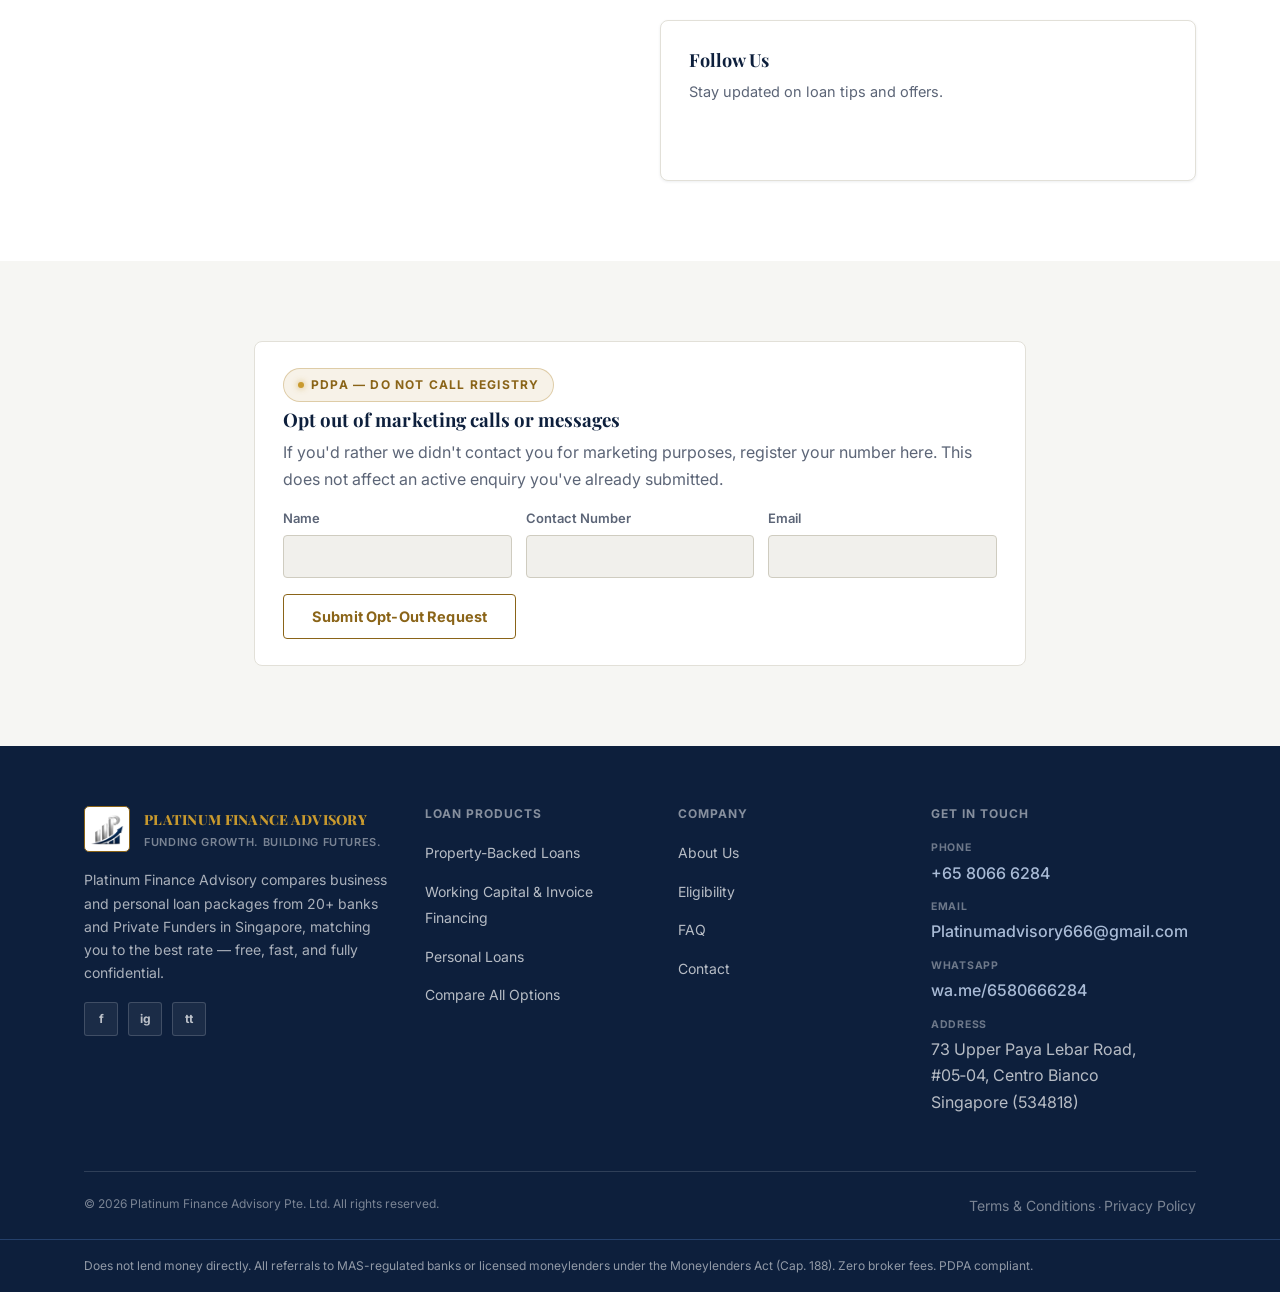
<file: contact.html>
<!doctype html>
<html lang="en">
<head>
<meta charset="UTF-8">
<meta name="viewport" content="width=device-width, initial-scale=1.0">
<title>Contact Us | Platinum Finance Advisory</title>
<meta name="description" content="Get in touch with Platinum Finance Advisory for a free, no-obligation loan quote.">
<link rel="icon" type="image/png" href="assets/logos/favicon.png">
<link rel="stylesheet" href="css/styles.css?v=41">
</head>
<body>

<div class="top-bar">
  <div class="container top-bar-inner">
    <div class="top-bar-contact">
      <a href="tel:+6580666284"><span class="label">Call</span>+65 8066 6284</a>
      <a href="mailto:Platinumadvisory666@gmail.com"><span class="label">Email</span>Platinumadvisory666@gmail.com</a>
    </div>
    <div class="top-bar-note">MAS-compliant advisory · Mon–Fri, 9am–6pm SGT</div>
  </div>
</div>

<header class="site-header">
  <div class="nav-bar">
    <a href="index.html" class="brand">
      <img src="assets/logos/icon.png" alt="Platinum Finance Advisory" class="mark mark--glow mark-logo">
      <span><span class="brand-name--glow">Platinum Finance Advisory</span><span class="tagline">Funding Growth. Building Futures.</span></span>
    </a>
    <nav class="nav-links">
      <a href="index.html">Home</a>
      <a href="about.html">About Us</a>
      <a href="products.html">Loan Products</a>
      <a href="eligibility.html">Eligibility</a>
      <a href="faq.html">FAQ</a>
      <a href="contact.html" class="active">Contact</a>
      <a href="contact.html#quote-form" class="btn btn-primary nav-cta-mobile">Get a Free Quote</a>
    </nav>
    <div class="nav-actions">
      <a href="contact.html#quote-form" class="btn btn-primary nav-cta">Get a Free Quote</a>
    </div>
    <button class="nav-toggle" aria-label="Toggle menu" aria-expanded="false"></button>
  </div>
</header>

<section class="page-hero page-hero--themed page-hero--contact">
  <div class="container">
    <div class="breadcrumb"><a href="index.html">Home</a> / Contact</div>
    <h1>Get in touch today</h1>
    <p>We match you to the right lender and best rate — for free. No commitment required.</p>
  </div>
</section>

<div class="trust-ticker" aria-hidden="true">
  <div class="trust-ticker__track">
    <span>MAS-Compliant Advisory</span><span class="ticker-dot">◆</span>
    <span>20+ Bank &amp; Private Funder Partners</span><span class="ticker-dot">◆</span>
    <span>S$500M+ Facilitated</span><span class="ticker-dot">◆</span>
    <span>Same-Day Response</span><span class="ticker-dot">◆</span>
    <span>100% Confidential</span><span class="ticker-dot">◆</span>
    <span>MAS-Compliant Advisory</span><span class="ticker-dot">◆</span>
    <span>20+ Bank &amp; Private Funder Partners</span><span class="ticker-dot">◆</span>
    <span>S$500M+ Facilitated</span><span class="ticker-dot">◆</span>
    <span>Same-Day Response</span><span class="ticker-dot">◆</span>
    <span>100% Confidential</span><span class="ticker-dot">◆</span>
  </div>
</div>

<section class="section" id="quote-form">
  <div class="container">
    <div class="grid grid-2" style="align-items:start;gap:40px;">

      <div class="card">
        <h3>Enquiry / Free Quote Form</h3>
        <p style="color:var(--text-muted);">Fields marked * are required.</p>
        <form id="enquiry-form" action="https://formspree.io/f/mwvgwvvj" method="POST" novalidate>
          <input type="hidden" name="_subject" value="New Loan Enquiry — Platinum Finance Advisory">
          <div class="field">
            <label for="name">Full Name *</label>
            <input type="text" id="name" name="name" data-required>
            <div class="field-error">Please enter your name.</div>
          </div>
          <div class="field">
            <label for="email">Email Address *</label>
            <input type="email" id="email" name="email" data-required>
            <div class="field-error">Please enter a valid email address.</div>
          </div>
          <div class="field">
            <label for="phone">Phone Number *</label>
            <input type="tel" id="phone" name="phone" data-required>
            <div class="field-error">Please enter your phone number.</div>
          </div>
          <div class="field">
            <label for="loan-type">Loan Type Interested In *</label>
            <select id="loan-type" name="loan-type" data-required>
              <option value="">Select an option</option>
              <option value="bank-business">Bank Business Loan</option>
              <option value="private-funder">Private Funder Loan</option>
              <option value="personal">Personal Loan</option>
              <option value="not-sure">Not sure — need advice</option>
            </select>
            <div class="field-error">Please select a loan type.</div>
          </div>
          <div class="field">
            <label for="amount">Estimated Loan Amount</label>
            <input type="text" id="amount" name="amount" placeholder="e.g. S$50,000">
          </div>
          <div class="field">
            <label for="message">Message</label>
            <textarea id="message" name="message" placeholder="Tell us a bit more about what you need..."></textarea>
          </div>
          <div class="field checkbox-row">
            <input type="checkbox" id="consent" name="consent" data-required>
            <label for="consent">I agree to be contacted by Platinum Finance Advisory regarding my enquiry, in line with the <a href="privacy.html">Privacy Policy</a>. *</label>
          </div>
          <div class="field-error" style="margin-bottom:12px;">Please confirm you agree to be contacted.</div>
          <button type="submit" class="btn btn-primary btn-block">Submit Enquiry</button>
          <div id="form-status" class="form-status"></div>
        </form>
      </div>

      <div class="stack" style="gap:24px;">
        <div class="map-embed">
          <iframe
            src="https://www.google.com/maps?q=73+Upper+Paya+Lebar+Road%2C+%2305-04%2C+Centro+Bianco%2C+Singapore+534818&output=embed"
            width="100%" height="100%" style="border:0;" loading="lazy"
            referrerpolicy="no-referrer-when-downgrade"
            title="Platinum Finance Advisory office location on Google Maps"></iframe>
        </div>
        <div class="card">
          <h3>Contact Details</h3>
          <div class="contact-rows" style="margin-top:14px;">
            <div><span class="label">Phone</span><span class="value">+65 8066 6284</span></div>
            <div><span class="label">Email</span><span class="value">Platinumadvisory666@gmail.com</span></div>
            <div><span class="label">WhatsApp</span><span class="value">wa.me/6580666284</span></div>
            <div><span class="label">Address</span><span class="value" style="color:var(--text);font-weight:500;">73 Upper Paya Lebar Road, #05‑04,&nbsp;Centro Bianco<br>Singapore (534818)</span></div>
            <div><span class="label">Hours</span><span class="value" style="color:var(--text);font-weight:500;">Mon – Fri, 9am – 6pm SGT</span></div>
          </div>
        </div>

        <div class="card">
          <h3>What happens after you apply</h3>
          <ul class="stack check-list" style="margin-top:10px;">
            <li>We review your enquiry the same business day</li>
            <li>Advisor calls to understand your full needs</li>
            <li>We shortlist the best-fit lender options for you</li>
            <li>You decide — zero pressure, zero obligation</li>
            <li>We manage application through to disbursement</li>
          </ul>
        </div>

        <div class="card">
          <h3>Follow Us</h3>
          <p style="color:var(--text-muted);">Stay updated on loan tips and offers.</p>
          <div class="social-row" style="margin-top:6px;">
            <a href="#" aria-label="Facebook" target="_blank" rel="noopener">f</a>
            <a href="#" aria-label="Instagram" target="_blank" rel="noopener">ig</a>
            <a href="#" aria-label="TikTok" target="_blank" rel="noopener">tt</a>
          </div>
        </div>

      </div>
    </div>
  </div>
</section>

<section class="section section--alt">
  <div class="container" style="max-width:820px;">
    <div class="dnc-block">
      <span class="eyebrow" style="margin-bottom:6px;">PDPA — Do Not Call Registry</span>
      <h3 style="margin-bottom:8px;">Opt out of marketing calls or messages</h3>
      <p style="color:var(--text-muted);margin-bottom:0;">If you'd rather we didn't contact you for marketing purposes, register your number here. This does not affect an active enquiry you've already submitted.</p>
      <form id="dnc-form" action="https://formspree.io/f/xbdnpddn" method="POST" novalidate>
        <input type="hidden" name="_subject" value="PDPA Do Not Call Opt-Out Request — Platinum Finance Advisory">
        <div class="dnc-fields">
          <div class="field">
            <label for="dnc-name">Name</label>
            <input type="text" id="dnc-name" name="dnc-name">
          </div>
          <div class="field">
            <label for="dnc-contact">Contact Number</label>
            <input type="tel" id="dnc-contact" name="dnc-contact">
          </div>
          <div class="field">
            <label for="dnc-email">Email</label>
            <input type="email" id="dnc-email" name="dnc-email">
          </div>
        </div>
        <button type="submit" class="btn btn-outline" style="margin-top:16px;">Submit Opt-Out Request</button>
        <div id="dnc-form-status" class="form-status"></div>
      </form>
    </div>
  </div>
</section>

<footer class="site-footer">
  <div class="container">
    <div class="footer-grid">
      <div>
        <a href="index.html" class="brand">
          <img src="assets/logos/icon.png" alt="Platinum Finance Advisory" class="mark mark-logo">
          <span>Platinum Finance Advisory<span class="tagline">Funding Growth. Building Futures.</span></span>
        </a>
        <p class="about-blurb">Platinum Finance Advisory compares business and personal loan packages from 20+ banks and Private Funders in Singapore, matching you to the best rate — free, fast, and fully confidential.</p>
        <div class="social-row">
          <a href="#" aria-label="Facebook" target="_blank" rel="noopener">f</a>
          <a href="#" aria-label="Instagram" target="_blank" rel="noopener">ig</a>
          <a href="#" aria-label="TikTok" target="_blank" rel="noopener">tt</a>
        </div>
      </div>
      <div>
        <h4>Loan Products</h4>
        <ul>
          <li><a href="property-loans.html">Property-Backed Loans</a></li>
          <li><a href="working-capital-financing.html">Working Capital & Invoice Financing</a></li>
          <li><a href="personal-loans.html">Personal Loans</a></li>
          <li><a href="products.html">Compare All Options</a></li>
        </ul>
      </div>
      <div>
        <h4>Company</h4>
        <ul>
          <li><a href="about.html">About Us</a></li>
          <li><a href="eligibility.html">Eligibility</a></li>
          <li><a href="faq.html">FAQ</a></li>
          <li><a href="contact.html">Contact</a></li>
        </ul>
      </div>
      <div>
        <h4>Get in Touch</h4>
        <ul>
          <li><span class="footer-label">Phone</span><span class="contact-value">+65 8066 6284</span></li>
          <li><span class="footer-label">Email</span><span class="contact-value">Platinumadvisory666@gmail.com</span></li>
          <li><span class="footer-label">WhatsApp</span><span class="contact-value">wa.me/6580666284</span></li>
          <li><span class="footer-label">Address</span>73 Upper Paya Lebar Road, #05‑04,&nbsp;Centro Bianco<br>Singapore (534818)</li>
        </ul>
      </div>
    </div>
    <div class="footer-bottom">
      <span>© 2026 Platinum Finance Advisory Pte. Ltd. All rights reserved.</span>
      <span><a href="terms.html">Terms &amp; Conditions</a> · <a href="privacy.html">Privacy Policy</a></span>
    </div>
  </div>
  <div class="disclaimer-bar">
    <div class="container">
      <p>Does not lend money directly. All referrals to MAS-regulated banks or licensed moneylenders under the Moneylenders Act (Cap. 188). Zero broker fees. PDPA compliant.</p>
    </div>
  </div>
</footer>

<script src="js/main.js"></script>
</body>
</html>
</file>
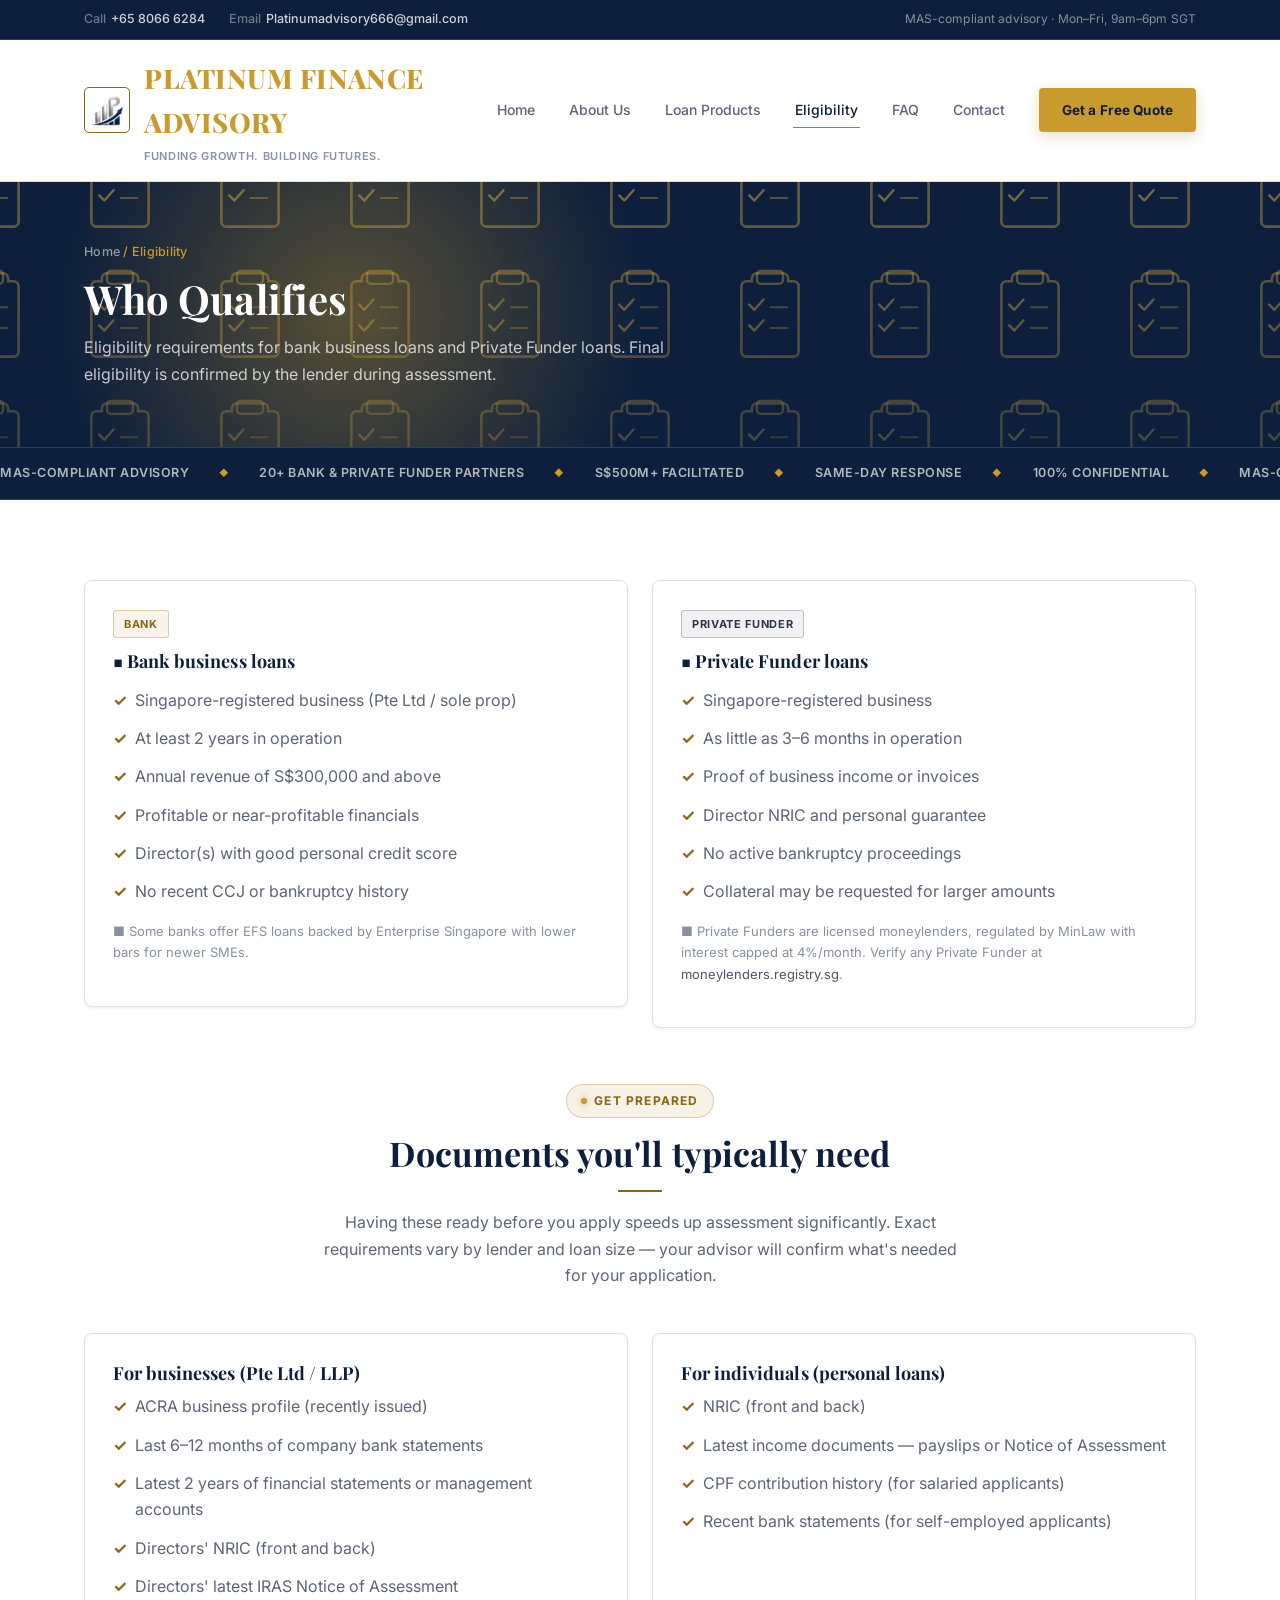
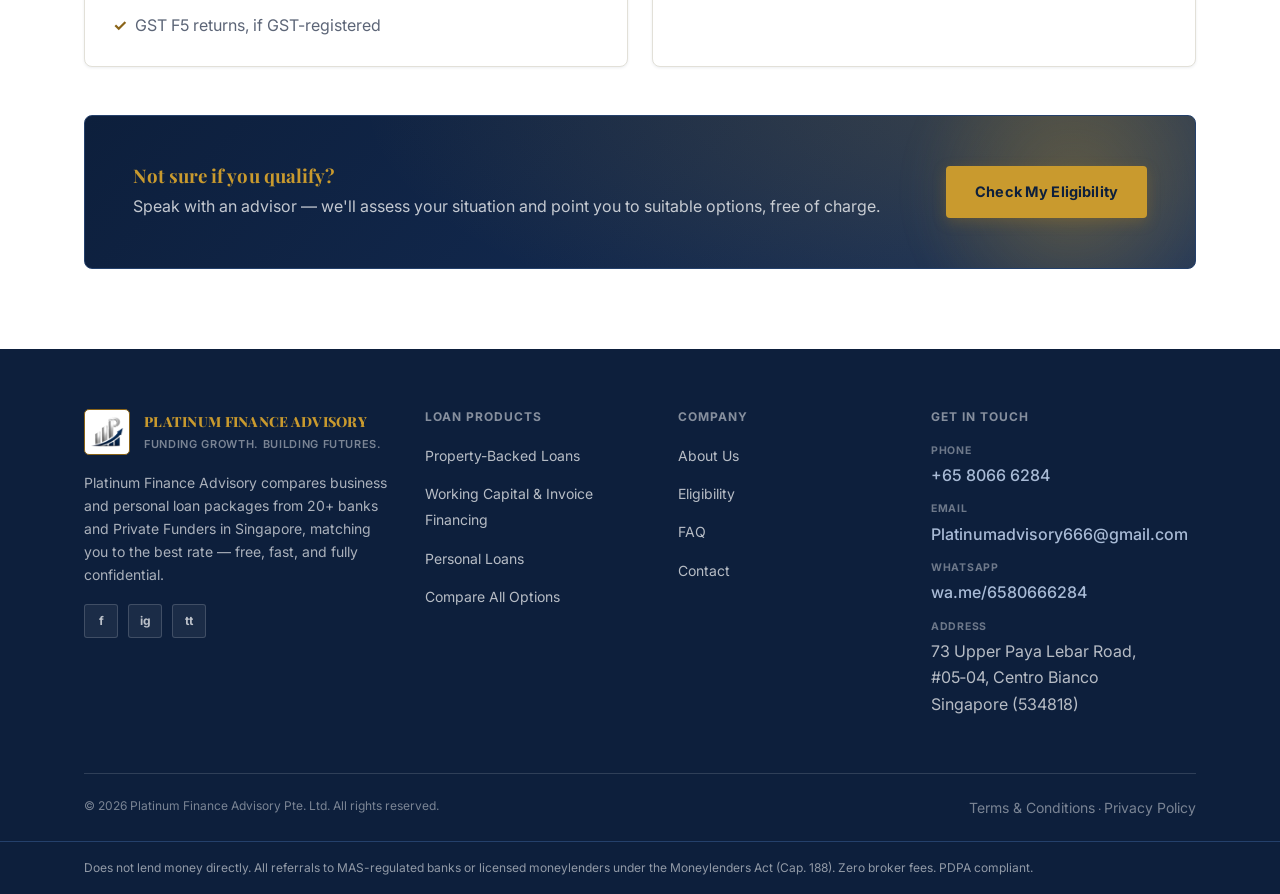
<file: eligibility.html>
<!doctype html>
<html lang="en">
<head>
<meta charset="UTF-8">
<meta name="viewport" content="width=device-width, initial-scale=1.0">
<title>Eligibility | Platinum Finance Advisory</title>
<meta name="description" content="Eligibility requirements for bank business loans and Private Funder loans in Singapore, via Platinum Finance Advisory.">
<link rel="icon" type="image/png" href="assets/logos/favicon.png">
<link rel="stylesheet" href="css/styles.css?v=41">
</head>
<body>

<div class="top-bar">
  <div class="container top-bar-inner">
    <div class="top-bar-contact">
      <a href="tel:+6580666284"><span class="label">Call</span>+65 8066 6284</a>
      <a href="mailto:Platinumadvisory666@gmail.com"><span class="label">Email</span>Platinumadvisory666@gmail.com</a>
    </div>
    <div class="top-bar-note">MAS-compliant advisory · Mon–Fri, 9am–6pm SGT</div>
  </div>
</div>

<header class="site-header">
  <div class="nav-bar">
    <a href="index.html" class="brand">
      <img src="assets/logos/icon.png" alt="Platinum Finance Advisory" class="mark mark--glow mark-logo">
      <span><span class="brand-name--glow">Platinum Finance Advisory</span><span class="tagline">Funding Growth. Building Futures.</span></span>
    </a>
    <nav class="nav-links">
      <a href="index.html">Home</a>
      <a href="about.html">About Us</a>
      <a href="products.html">Loan Products</a>
      <a href="eligibility.html" class="active">Eligibility</a>
      <a href="faq.html">FAQ</a>
      <a href="contact.html">Contact</a>
      <a href="contact.html#quote-form" class="btn btn-primary nav-cta-mobile">Get a Free Quote</a>
    </nav>
    <div class="nav-actions">
      <a href="contact.html#quote-form" class="btn btn-primary nav-cta">Get a Free Quote</a>
    </div>
    <button class="nav-toggle" aria-label="Toggle menu" aria-expanded="false"></button>
  </div>
</header>

<section class="page-hero page-hero--themed page-hero--eligibility">
  <div class="container">
    <div class="breadcrumb"><a href="index.html">Home</a> / Eligibility</div>
    <h1>Who Qualifies</h1>
    <p>Eligibility requirements for bank business loans and Private Funder loans. Final eligibility is confirmed by the lender during assessment.</p>
  </div>
</section>

<div class="trust-ticker" aria-hidden="true">
  <div class="trust-ticker__track">
    <span>MAS-Compliant Advisory</span><span class="ticker-dot">◆</span>
    <span>20+ Bank &amp; Private Funder Partners</span><span class="ticker-dot">◆</span>
    <span>S$500M+ Facilitated</span><span class="ticker-dot">◆</span>
    <span>Same-Day Response</span><span class="ticker-dot">◆</span>
    <span>100% Confidential</span><span class="ticker-dot">◆</span>
    <span>MAS-Compliant Advisory</span><span class="ticker-dot">◆</span>
    <span>20+ Bank &amp; Private Funder Partners</span><span class="ticker-dot">◆</span>
    <span>S$500M+ Facilitated</span><span class="ticker-dot">◆</span>
    <span>Same-Day Response</span><span class="ticker-dot">◆</span>
    <span>100% Confidential</span><span class="ticker-dot">◆</span>
  </div>
</div>

<section class="section">
  <div class="container">
    <div class="grid grid-2" style="align-items:start;">
      <div class="card">
        <span class="tag tag--secured">Bank</span>
        <h3>■ Bank business loans</h3>
        <ul class="stack check-list" style="margin-top:14px;">
          <li>Singapore-registered business (Pte Ltd / sole prop)</li>
          <li>At least 2 years in operation</li>
          <li>Annual revenue of S$300,000 and above</li>
          <li>Profitable or near-profitable financials</li>
          <li>Director(s) with good personal credit score</li>
          <li>No recent CCJ or bankruptcy history</li>
        </ul>
        <p style="font-size:13px;color:var(--text-faint);margin-top:16px;">■ Some banks offer EFS loans backed by Enterprise Singapore with lower bars for newer SMEs.</p>
      </div>
      <div class="card">
        <span class="tag tag--unsecured">Private Funder</span>
        <h3>■ Private Funder loans</h3>
        <ul class="stack check-list" style="margin-top:14px;">
          <li>Singapore-registered business</li>
          <li>As little as 3–6 months in operation</li>
          <li>Proof of business income or invoices</li>
          <li>Director NRIC and personal guarantee</li>
          <li>No active bankruptcy proceedings</li>
          <li>Collateral may be requested for larger amounts</li>
        </ul>
        <p style="font-size:13px;color:var(--text-faint);margin-top:16px;">■ Private Funders are licensed moneylenders, regulated by MinLaw with interest capped at 4%/month. Verify any Private Funder at <a href="https://moneylenders.registry.sg" target="_blank" rel="noopener" style="color:var(--platinum);">moneylenders.registry.sg</a>.</p>
      </div>
    </div>

    <div class="section-head" style="margin-top:56px;">
      <span class="eyebrow">Get Prepared</span>
      <h2>Documents you'll typically need</h2>
      <p>Having these ready before you apply speeds up assessment significantly. Exact requirements vary by lender and loan size — your advisor will confirm what's needed for your application.</p>
    </div>
    <div class="grid grid-2">
      <div class="card">
        <h3>For businesses (Pte Ltd / LLP)</h3>
        <ul class="stack check-list">
          <li>ACRA business profile (recently issued)</li>
          <li>Last 6–12 months of company bank statements</li>
          <li>Latest 2 years of financial statements or management accounts</li>
          <li>Directors' NRIC (front and back)</li>
          <li>Directors' latest IRAS Notice of Assessment</li>
          <li>GST F5 returns, if GST-registered</li>
        </ul>
      </div>
      <div class="card">
        <h3>For individuals (personal loans)</h3>
        <ul class="stack check-list">
          <li>NRIC (front and back)</li>
          <li>Latest income documents — payslips or Notice of Assessment</li>
          <li>CPF contribution history (for salaried applicants)</li>
          <li>Recent bank statements (for self-employed applicants)</li>
        </ul>
      </div>
    </div>

    <div class="cta-banner" style="margin-top:48px;">
      <div>
        <h3>Not sure if you qualify?</h3>
        <p>Speak with an advisor — we'll assess your situation and point you to suitable options, free of charge.</p>
      </div>
      <a href="contact.html#quote-form" class="btn btn-primary">Check My Eligibility</a>
    </div>
  </div>
</section>

<footer class="site-footer">
  <div class="container">
    <div class="footer-grid">
      <div>
        <a href="index.html" class="brand">
          <img src="assets/logos/icon.png" alt="Platinum Finance Advisory" class="mark mark-logo">
          <span>Platinum Finance Advisory<span class="tagline">Funding Growth. Building Futures.</span></span>
        </a>
        <p class="about-blurb">Platinum Finance Advisory compares business and personal loan packages from 20+ banks and Private Funders in Singapore, matching you to the best rate — free, fast, and fully confidential.</p>
        <div class="social-row">
          <a href="#" aria-label="Facebook" target="_blank" rel="noopener">f</a>
          <a href="#" aria-label="Instagram" target="_blank" rel="noopener">ig</a>
          <a href="#" aria-label="TikTok" target="_blank" rel="noopener">tt</a>
        </div>
      </div>
      <div>
        <h4>Loan Products</h4>
        <ul>
          <li><a href="property-loans.html">Property-Backed Loans</a></li>
          <li><a href="working-capital-financing.html">Working Capital & Invoice Financing</a></li>
          <li><a href="personal-loans.html">Personal Loans</a></li>
          <li><a href="products.html">Compare All Options</a></li>
        </ul>
      </div>
      <div>
        <h4>Company</h4>
        <ul>
          <li><a href="about.html">About Us</a></li>
          <li><a href="eligibility.html">Eligibility</a></li>
          <li><a href="faq.html">FAQ</a></li>
          <li><a href="contact.html">Contact</a></li>
        </ul>
      </div>
      <div>
        <h4>Get in Touch</h4>
        <ul>
          <li><span class="footer-label">Phone</span><span class="contact-value">+65 8066 6284</span></li>
          <li><span class="footer-label">Email</span><span class="contact-value">Platinumadvisory666@gmail.com</span></li>
          <li><span class="footer-label">WhatsApp</span><span class="contact-value">wa.me/6580666284</span></li>
          <li><span class="footer-label">Address</span>73 Upper Paya Lebar Road, #05‑04,&nbsp;Centro Bianco<br>Singapore (534818)</li>
        </ul>
      </div>
    </div>
    <div class="footer-bottom">
      <span>© 2026 Platinum Finance Advisory Pte. Ltd. All rights reserved.</span>
      <span><a href="terms.html">Terms &amp; Conditions</a> · <a href="privacy.html">Privacy Policy</a></span>
    </div>
  </div>
  <div class="disclaimer-bar">
    <div class="container">
      <p>Does not lend money directly. All referrals to MAS-regulated banks or licensed moneylenders under the Moneylenders Act (Cap. 188). Zero broker fees. PDPA compliant.</p>
    </div>
  </div>
</footer>

<script src="js/main.js"></script>
</body>
</html>
</file>
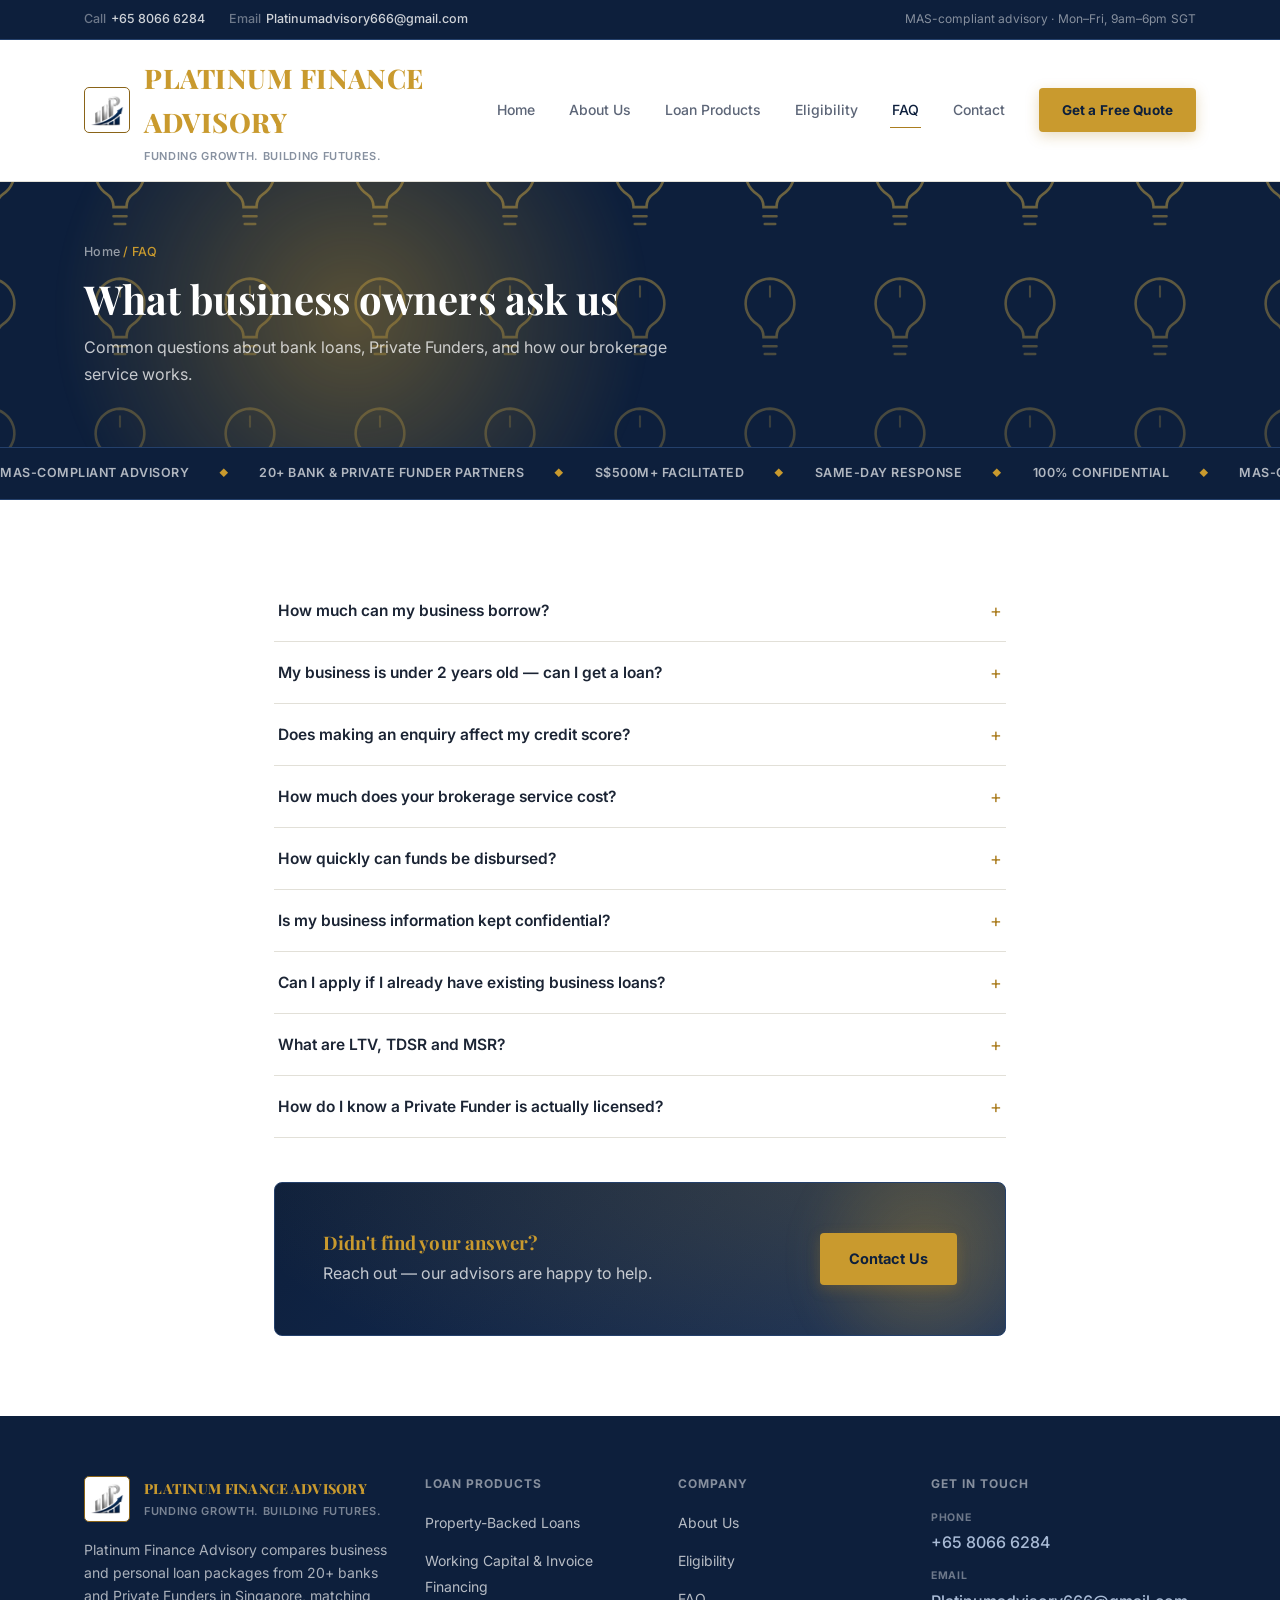
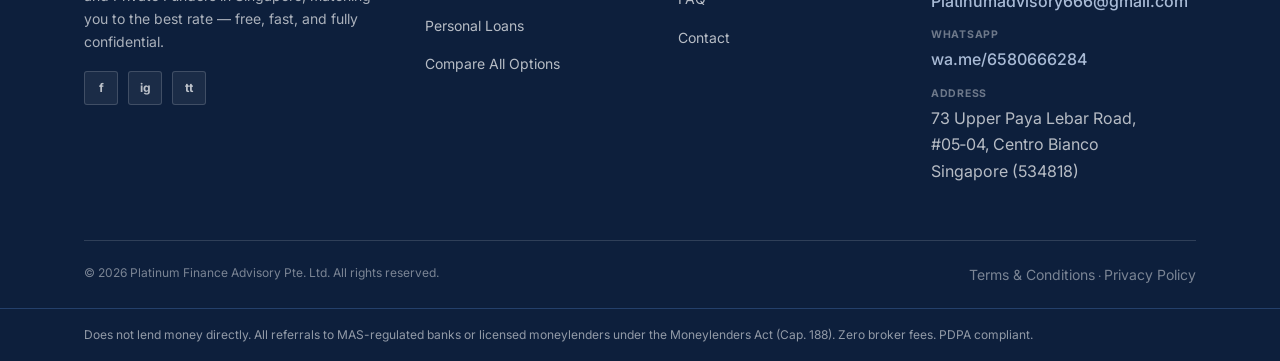
<file: faq.html>
<!doctype html>
<html lang="en">
<head>
<meta charset="UTF-8">
<meta name="viewport" content="width=device-width, initial-scale=1.0">
<title>FAQ | Platinum Finance Advisory</title>
<meta name="description" content="Common questions business owners ask Platinum Finance Advisory about bank loans and Private Funder loans in Singapore.">
<link rel="icon" type="image/png" href="assets/logos/favicon.png">
<link rel="stylesheet" href="css/styles.css?v=41">
</head>
<body>

<div class="top-bar">
  <div class="container top-bar-inner">
    <div class="top-bar-contact">
      <a href="tel:+6580666284"><span class="label">Call</span>+65 8066 6284</a>
      <a href="mailto:Platinumadvisory666@gmail.com"><span class="label">Email</span>Platinumadvisory666@gmail.com</a>
    </div>
    <div class="top-bar-note">MAS-compliant advisory · Mon–Fri, 9am–6pm SGT</div>
  </div>
</div>

<header class="site-header">
  <div class="nav-bar">
    <a href="index.html" class="brand">
      <img src="assets/logos/icon.png" alt="Platinum Finance Advisory" class="mark mark--glow mark-logo">
      <span><span class="brand-name--glow">Platinum Finance Advisory</span><span class="tagline">Funding Growth. Building Futures.</span></span>
    </a>
    <nav class="nav-links">
      <a href="index.html">Home</a>
      <a href="about.html">About Us</a>
      <a href="products.html">Loan Products</a>
      <a href="eligibility.html">Eligibility</a>
      <a href="faq.html" class="active">FAQ</a>
      <a href="contact.html">Contact</a>
      <a href="contact.html#quote-form" class="btn btn-primary nav-cta-mobile">Get a Free Quote</a>
    </nav>
    <div class="nav-actions">
      <a href="contact.html#quote-form" class="btn btn-primary nav-cta">Get a Free Quote</a>
    </div>
    <button class="nav-toggle" aria-label="Toggle menu" aria-expanded="false"></button>
  </div>
</header>

<section class="page-hero page-hero--themed page-hero--faq">
  <div class="container">
    <div class="breadcrumb"><a href="index.html">Home</a> / FAQ</div>
    <h1>What business owners ask us</h1>
    <p>Common questions about bank loans, Private Funders, and how our brokerage service works.</p>
  </div>
</section>

<div class="trust-ticker" aria-hidden="true">
  <div class="trust-ticker__track">
    <span>MAS-Compliant Advisory</span><span class="ticker-dot">◆</span>
    <span>20+ Bank &amp; Private Funder Partners</span><span class="ticker-dot">◆</span>
    <span>S$500M+ Facilitated</span><span class="ticker-dot">◆</span>
    <span>Same-Day Response</span><span class="ticker-dot">◆</span>
    <span>100% Confidential</span><span class="ticker-dot">◆</span>
    <span>MAS-Compliant Advisory</span><span class="ticker-dot">◆</span>
    <span>20+ Bank &amp; Private Funder Partners</span><span class="ticker-dot">◆</span>
    <span>S$500M+ Facilitated</span><span class="ticker-dot">◆</span>
    <span>Same-Day Response</span><span class="ticker-dot">◆</span>
    <span>100% Confidential</span><span class="ticker-dot">◆</span>
  </div>
</div>

<section class="section">
  <div class="container" style="max-width:780px;">

    <div class="faq-item">
      <button class="faq-q">How much can my business borrow? <span class="plus">+</span></button>
      <div class="faq-a"><p>Bank loans: S$50K–S$500K unsecured for most SMEs, up to S$5M+ with strong financials. Private Funders: S$3K–S$200K. We assess your revenue, years in business and credit profile to give a realistic figure upfront.</p></div>
    </div>

    <div class="faq-item">
      <button class="faq-q">My business is under 2 years old — can I get a loan? <span class="plus">+</span></button>
      <div class="faq-a"><p>Yes. Some banks offer micro-loans or EFS loans for sub-2-year businesses. Private Funders may approve businesses as young as 3–6 months. We match you to the right lender for your stage.</p></div>
    </div>

    <div class="faq-item">
      <button class="faq-q">Does making an enquiry affect my credit score? <span class="plus">+</span></button>
      <div class="faq-a"><p>No. Initial enquiries through us do not trigger a hard credit check. Only when you proceed with a formal application will a credit pull occur. We advise you fully before any application is submitted.</p></div>
    </div>

    <div class="faq-item">
      <button class="faq-q">How much does your brokerage service cost? <span class="plus">+</span></button>
      <div class="faq-a"><p>Nothing. We charge zero broker fees to clients. We are compensated by lending institutions upon successful disbursement — our incentive is always to find you the best loan.</p></div>
    </div>

    <div class="faq-item">
      <button class="faq-q">How quickly can funds be disbursed? <span class="plus">+</span></button>
      <div class="faq-a"><p>Private Funder loans: 24–48 hours after approval. Bank loans: 3–10 business days once documents are submitted. We set realistic timelines upfront.</p></div>
    </div>

    <div class="faq-item">
      <button class="faq-q">Is my business information kept confidential? <span class="plus">+</span></button>
      <div class="faq-a"><p>Completely. Your information is only shared with the lender you explicitly choose, and only after your consent. We comply fully with Singapore PDPA.</p></div>
    </div>

    <div class="faq-item">
      <button class="faq-q">Can I apply if I already have existing business loans? <span class="plus">+</span></button>
      <div class="faq-a"><p>Yes. Lenders assess your TDSR and overall financial health. We help you present your case in the best light and identify lenders comfortable with your position.</p></div>
    </div>

    <div class="faq-item">
      <button class="faq-q">What are LTV, TDSR and MSR? <span class="plus">+</span></button>
      <div class="faq-a"><p>Loan-to-Value (LTV) is the maximum percentage of an asset's value a lender will finance. Total Debt Servicing Ratio (TDSR) caps all your monthly debt repayments — across every facility — at a set percentage of your gross income. Mortgage Servicing Ratio (MSR) is a stricter, property-specific version of this for HDB flats and ECs. Together they determine how much you can actually borrow before any specific lender's offer comes into play.</p></div>
    </div>

    <div class="faq-item">
      <button class="faq-q">How do I know a Private Funder is actually licensed? <span class="plus">+</span></button>
      <div class="faq-a"><p>Every Private Funder we work with is a licensed moneylender, registered with the Ministry of Law and listed at <a href="https://moneylenders.registry.sg" target="_blank" rel="noopener">moneylenders.registry.sg</a> — always check before proceeding. Warning signs of an unlicensed lender ("Ah Long") include: no written loan contract, demands to hold your NRIC or bank cards, interest above the legal 4%-per-month cap, and cash-only or unusual transfer arrangements. We only refer clients to MAS-regulated banks or MinLaw-licensed Private Funders — never unlicensed lenders, under any circumstances.</p></div>
    </div>

    <div class="cta-banner" style="margin-top:44px;">
      <div>
        <h3>Didn't find your answer?</h3>
        <p>Reach out — our advisors are happy to help.</p>
      </div>
      <a href="contact.html#quote-form" class="btn btn-primary">Contact Us</a>
    </div>
  </div>
</section>

<footer class="site-footer">
  <div class="container">
    <div class="footer-grid">
      <div>
        <a href="index.html" class="brand">
          <img src="assets/logos/icon.png" alt="Platinum Finance Advisory" class="mark mark-logo">
          <span>Platinum Finance Advisory<span class="tagline">Funding Growth. Building Futures.</span></span>
        </a>
        <p class="about-blurb">Platinum Finance Advisory compares business and personal loan packages from 20+ banks and Private Funders in Singapore, matching you to the best rate — free, fast, and fully confidential.</p>
        <div class="social-row">
          <a href="#" aria-label="Facebook" target="_blank" rel="noopener">f</a>
          <a href="#" aria-label="Instagram" target="_blank" rel="noopener">ig</a>
          <a href="#" aria-label="TikTok" target="_blank" rel="noopener">tt</a>
        </div>
      </div>
      <div>
        <h4>Loan Products</h4>
        <ul>
          <li><a href="property-loans.html">Property-Backed Loans</a></li>
          <li><a href="working-capital-financing.html">Working Capital & Invoice Financing</a></li>
          <li><a href="personal-loans.html">Personal Loans</a></li>
          <li><a href="products.html">Compare All Options</a></li>
        </ul>
      </div>
      <div>
        <h4>Company</h4>
        <ul>
          <li><a href="about.html">About Us</a></li>
          <li><a href="eligibility.html">Eligibility</a></li>
          <li><a href="faq.html">FAQ</a></li>
          <li><a href="contact.html">Contact</a></li>
        </ul>
      </div>
      <div>
        <h4>Get in Touch</h4>
        <ul>
          <li><span class="footer-label">Phone</span><span class="contact-value">+65 8066 6284</span></li>
          <li><span class="footer-label">Email</span><span class="contact-value">Platinumadvisory666@gmail.com</span></li>
          <li><span class="footer-label">WhatsApp</span><span class="contact-value">wa.me/6580666284</span></li>
          <li><span class="footer-label">Address</span>73 Upper Paya Lebar Road, #05‑04,&nbsp;Centro Bianco<br>Singapore (534818)</li>
        </ul>
      </div>
    </div>
    <div class="footer-bottom">
      <span>© 2026 Platinum Finance Advisory Pte. Ltd. All rights reserved.</span>
      <span><a href="terms.html">Terms &amp; Conditions</a> · <a href="privacy.html">Privacy Policy</a></span>
    </div>
  </div>
  <div class="disclaimer-bar">
    <div class="container">
      <p>Does not lend money directly. All referrals to MAS-regulated banks or licensed moneylenders under the Moneylenders Act (Cap. 188). Zero broker fees. PDPA compliant.</p>
    </div>
  </div>
</footer>

<script src="js/main.js"></script>
</body>
</html>
</file>
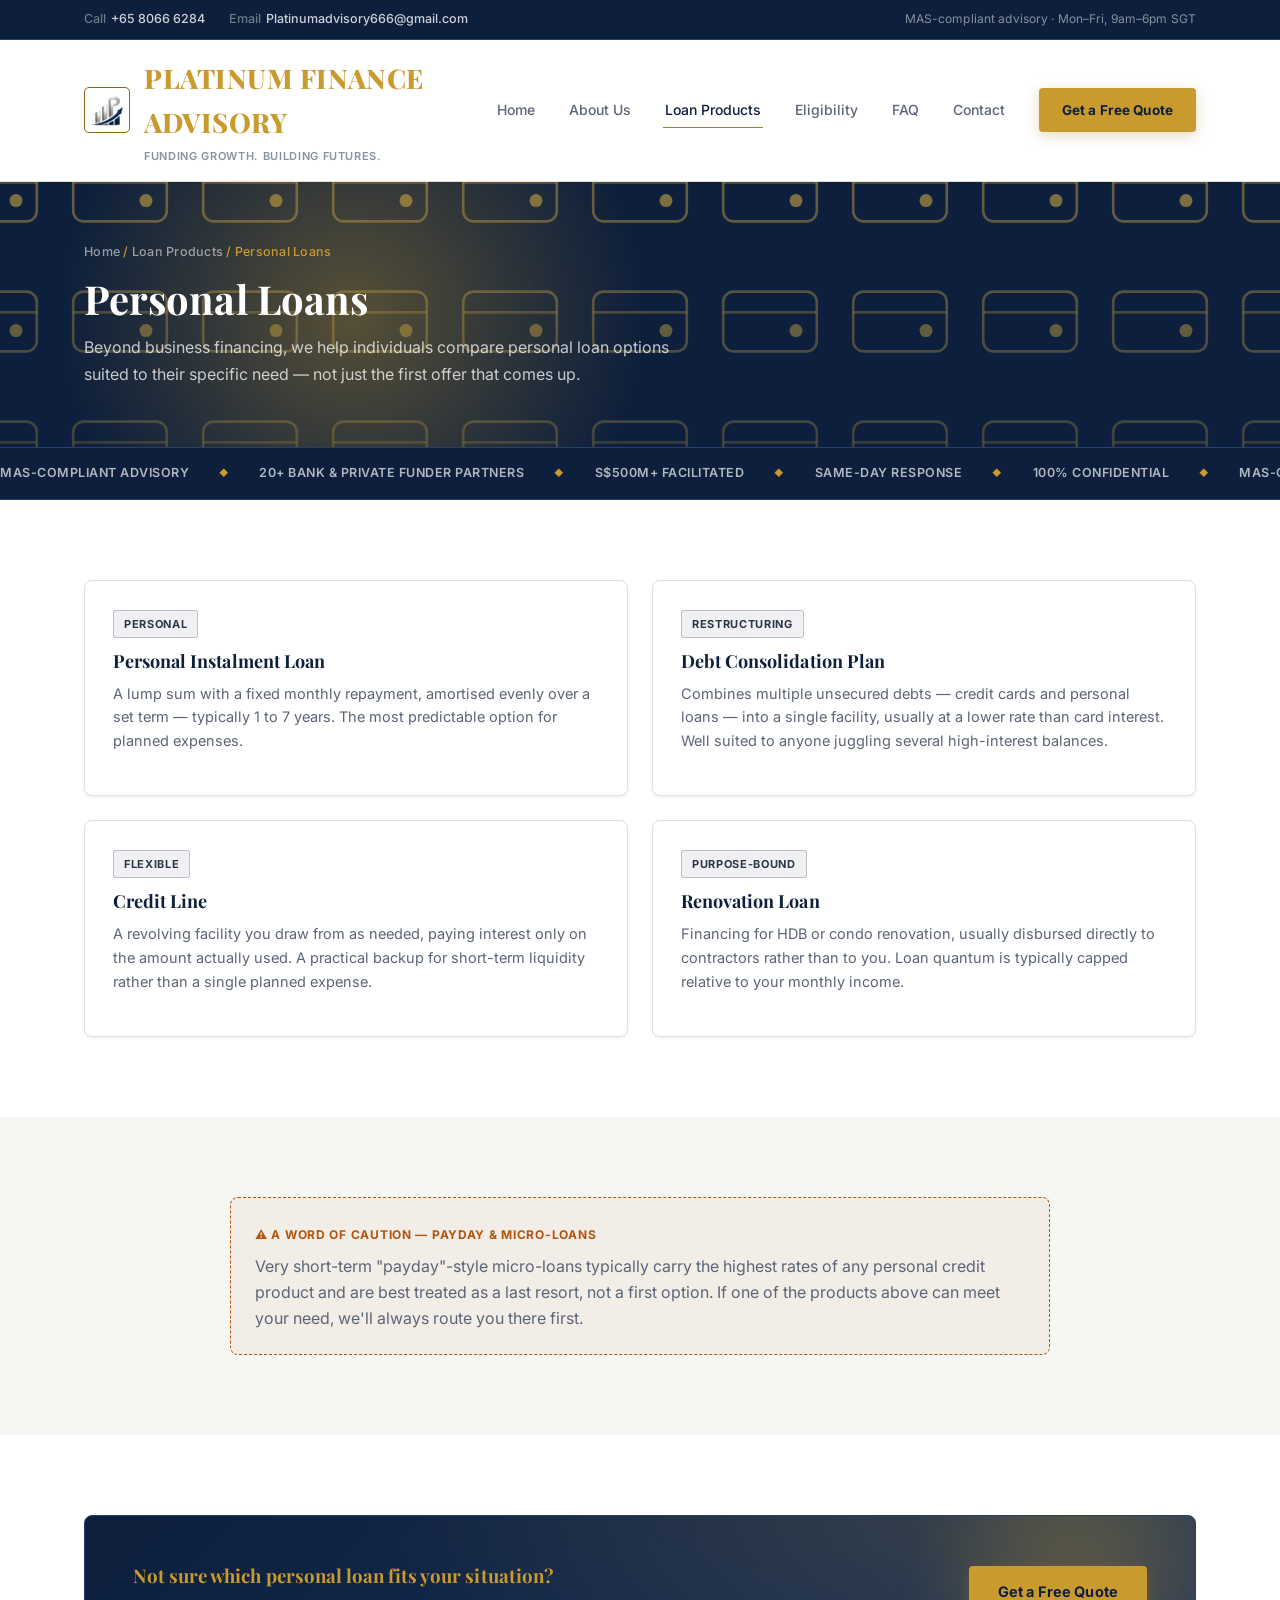
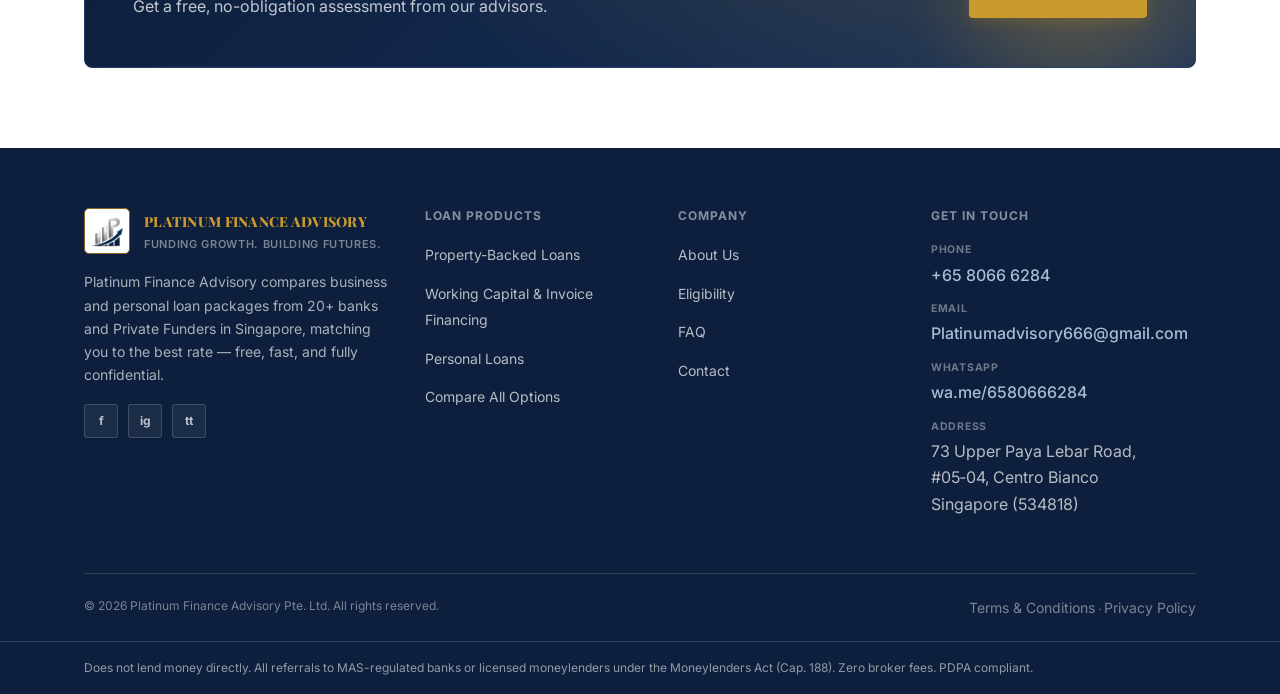
<file: personal-loans.html>
<!doctype html>
<html lang="en">
<head>
<meta charset="UTF-8">
<meta name="viewport" content="width=device-width, initial-scale=1.0">
<title>Personal Loans | Platinum Finance Advisory</title>
<meta name="description" content="Personal instalment loans, debt consolidation, credit lines, and renovation loans in Singapore — compared and matched by Platinum Finance Advisory.">
<link rel="icon" type="image/png" href="assets/logos/favicon.png">
<link rel="stylesheet" href="css/styles.css?v=41">
</head>
<body>

<div class="top-bar">
  <div class="container top-bar-inner">
    <div class="top-bar-contact">
      <a href="tel:+6580666284"><span class="label">Call</span>+65 8066 6284</a>
      <a href="mailto:Platinumadvisory666@gmail.com"><span class="label">Email</span>Platinumadvisory666@gmail.com</a>
    </div>
    <div class="top-bar-note">MAS-compliant advisory · Mon–Fri, 9am–6pm SGT</div>
  </div>
</div>

<header class="site-header">
  <div class="nav-bar">
    <a href="index.html" class="brand">
      <img src="assets/logos/icon.png" alt="Platinum Finance Advisory" class="mark mark--glow mark-logo">
      <span><span class="brand-name--glow">Platinum Finance Advisory</span><span class="tagline">Funding Growth. Building Futures.</span></span>
    </a>
    <nav class="nav-links">
      <a href="index.html">Home</a>
      <a href="about.html">About Us</a>
      <a href="products.html" class="active">Loan Products</a>
      <a href="eligibility.html">Eligibility</a>
      <a href="faq.html">FAQ</a>
      <a href="contact.html">Contact</a>
      <a href="contact.html#quote-form" class="btn btn-primary nav-cta-mobile">Get a Free Quote</a>
    </nav>
    <div class="nav-actions">
      <a href="contact.html#quote-form" class="btn btn-primary nav-cta">Get a Free Quote</a>
    </div>
    <button class="nav-toggle" aria-label="Toggle menu" aria-expanded="false"></button>
  </div>
</header>

<section class="page-hero page-hero--themed page-hero--personal">
  <div class="container">
    <div class="breadcrumb"><a href="index.html">Home</a> / <a href="products.html">Loan Products</a> / Personal Loans</div>
    <h1>Personal Loans</h1>
    <p>Beyond business financing, we help individuals compare personal loan options suited to their specific need — not just the first offer that comes up.</p>
  </div>
</section>

<div class="trust-ticker" aria-hidden="true">
  <div class="trust-ticker__track">
    <span>MAS-Compliant Advisory</span><span class="ticker-dot">◆</span>
    <span>20+ Bank &amp; Private Funder Partners</span><span class="ticker-dot">◆</span>
    <span>S$500M+ Facilitated</span><span class="ticker-dot">◆</span>
    <span>Same-Day Response</span><span class="ticker-dot">◆</span>
    <span>100% Confidential</span><span class="ticker-dot">◆</span>
    <span>MAS-Compliant Advisory</span><span class="ticker-dot">◆</span>
    <span>20+ Bank &amp; Private Funder Partners</span><span class="ticker-dot">◆</span>
    <span>S$500M+ Facilitated</span><span class="ticker-dot">◆</span>
    <span>Same-Day Response</span><span class="ticker-dot">◆</span>
    <span>100% Confidential</span><span class="ticker-dot">◆</span>
  </div>
</div>

<section class="section">
  <div class="container">
    <div class="grid grid-2">
      <div class="card">
        <span class="tag tag--unsecured">Personal</span>
        <h3>Personal Instalment Loan</h3>
        <p>A lump sum with a fixed monthly repayment, amortised evenly over a set term — typically 1 to 7 years. The most predictable option for planned expenses.</p>
      </div>
      <div class="card">
        <span class="tag tag--unsecured">Restructuring</span>
        <h3>Debt Consolidation Plan</h3>
        <p>Combines multiple unsecured debts — credit cards and personal loans — into a single facility, usually at a lower rate than card interest. Well suited to anyone juggling several high-interest balances.</p>
      </div>
      <div class="card">
        <span class="tag tag--unsecured">Flexible</span>
        <h3>Credit Line</h3>
        <p>A revolving facility you draw from as needed, paying interest only on the amount actually used. A practical backup for short-term liquidity rather than a single planned expense.</p>
      </div>
      <div class="card">
        <span class="tag tag--unsecured">Purpose-Bound</span>
        <h3>Renovation Loan</h3>
        <p>Financing for HDB or condo renovation, usually disbursed directly to contractors rather than to you. Loan quantum is typically capped relative to your monthly income.</p>
      </div>
    </div>
  </div>
</section>

<section class="section section--alt">
  <div class="container">
    <div class="pending" style="max-width:820px;margin:0 auto;">
      <span class="pending-label">⚠ A Word of Caution — Payday &amp; Micro-Loans</span>
      <p>Very short-term "payday"-style micro-loans typically carry the highest rates of any personal credit product and are best treated as a last resort, not a first option. If one of the products above can meet your need, we'll always route you there first.</p>
    </div>
  </div>
</section>

<section class="section">
  <div class="container">
    <div class="cta-banner">
      <div>
        <h3>Not sure which personal loan fits your situation?</h3>
        <p>Get a free, no-obligation assessment from our advisors.</p>
      </div>
      <a href="contact.html#quote-form" class="btn btn-primary">Get a Free Quote</a>
    </div>
  </div>
</section>

<footer class="site-footer">
  <div class="container">
    <div class="footer-grid">
      <div>
        <a href="index.html" class="brand">
          <img src="assets/logos/icon.png" alt="Platinum Finance Advisory" class="mark mark-logo">
          <span>Platinum Finance Advisory<span class="tagline">Funding Growth. Building Futures.</span></span>
        </a>
        <p class="about-blurb">Platinum Finance Advisory compares business and personal loan packages from 20+ banks and Private Funders in Singapore, matching you to the best rate — free, fast, and fully confidential.</p>
        <div class="social-row">
          <a href="#" aria-label="Facebook" target="_blank" rel="noopener">f</a>
          <a href="#" aria-label="Instagram" target="_blank" rel="noopener">ig</a>
          <a href="#" aria-label="TikTok" target="_blank" rel="noopener">tt</a>
        </div>
      </div>
      <div>
        <h4>Loan Products</h4>
        <ul>
          <li><a href="property-loans.html">Property-Backed Loans</a></li>
          <li><a href="working-capital-financing.html">Working Capital &amp; Invoice Financing</a></li>
          <li><a href="personal-loans.html">Personal Loans</a></li>
          <li><a href="products.html">Compare All Options</a></li>
        </ul>
      </div>
      <div>
        <h4>Company</h4>
        <ul>
          <li><a href="about.html">About Us</a></li>
          <li><a href="eligibility.html">Eligibility</a></li>
          <li><a href="faq.html">FAQ</a></li>
          <li><a href="contact.html">Contact</a></li>
        </ul>
      </div>
      <div>
        <h4>Get in Touch</h4>
        <ul>
          <li><span class="footer-label">Phone</span><span class="contact-value">+65 8066 6284</span></li>
          <li><span class="footer-label">Email</span><span class="contact-value">Platinumadvisory666@gmail.com</span></li>
          <li><span class="footer-label">WhatsApp</span><span class="contact-value">wa.me/6580666284</span></li>
          <li><span class="footer-label">Address</span>73 Upper Paya Lebar Road, #05‑04,&nbsp;Centro Bianco<br>Singapore (534818)</li>
        </ul>
      </div>
    </div>
    <div class="footer-bottom">
      <span>© 2026 Platinum Finance Advisory Pte. Ltd. All rights reserved.</span>
      <span><a href="terms.html">Terms &amp; Conditions</a> · <a href="privacy.html">Privacy Policy</a></span>
    </div>
  </div>
  <div class="disclaimer-bar">
    <div class="container">
      <p>Does not lend money directly. All referrals to MAS-regulated banks or licensed moneylenders under the Moneylenders Act (Cap. 188). Zero broker fees. PDPA compliant.</p>
    </div>
  </div>
</footer>

<script src="js/main.js"></script>
</body>
</html>
</file>
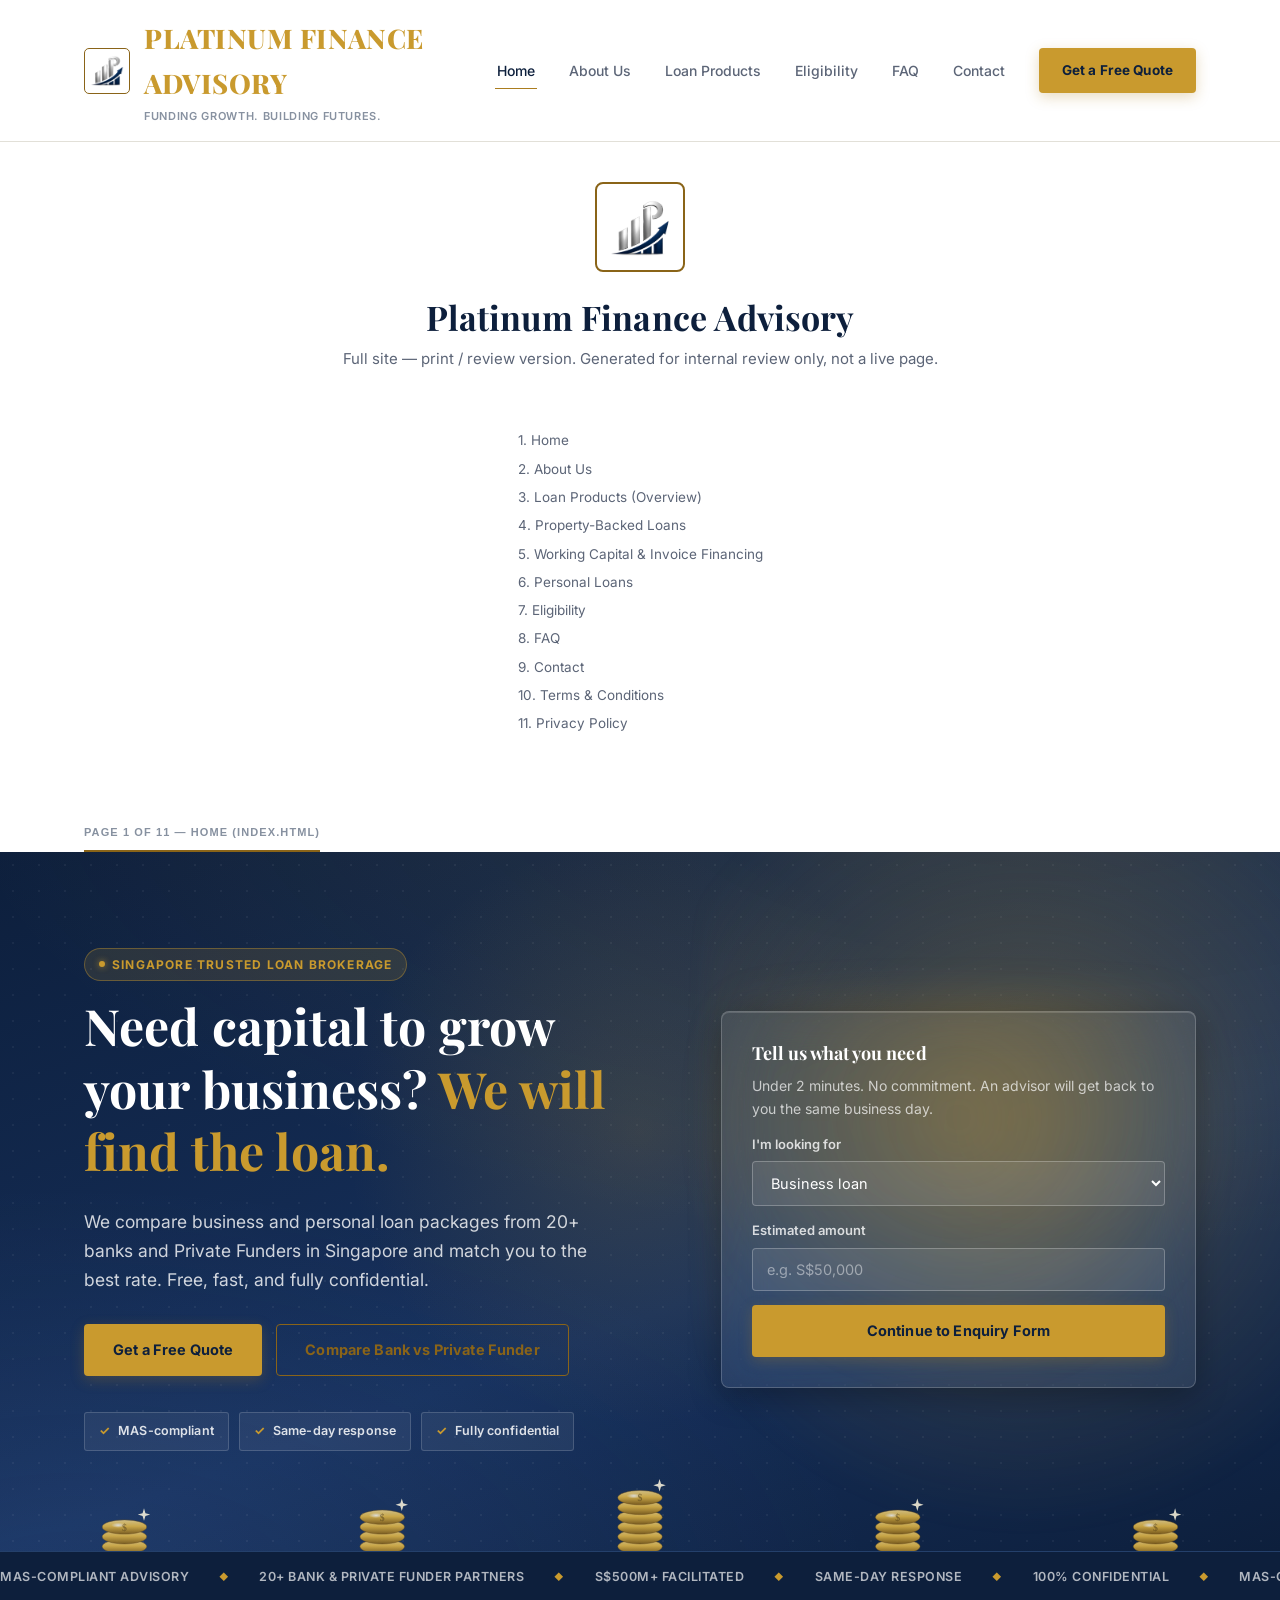
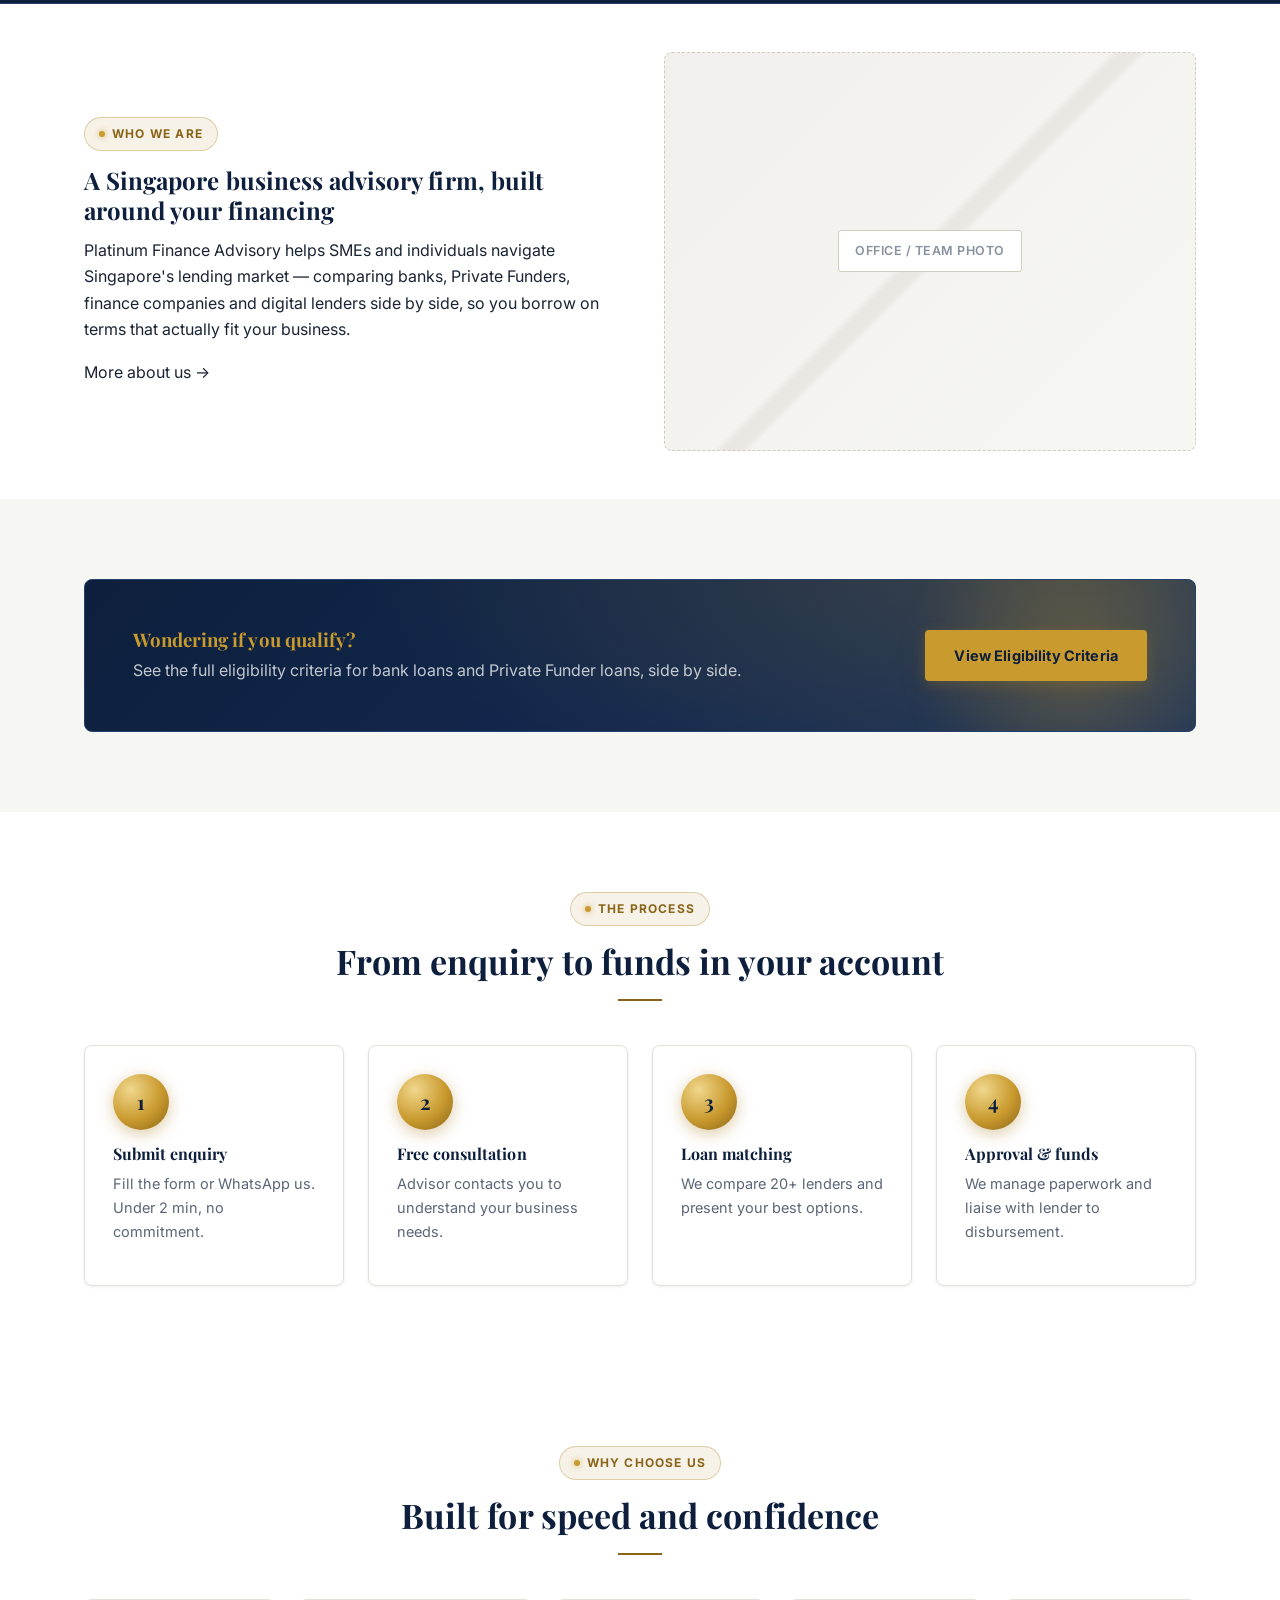
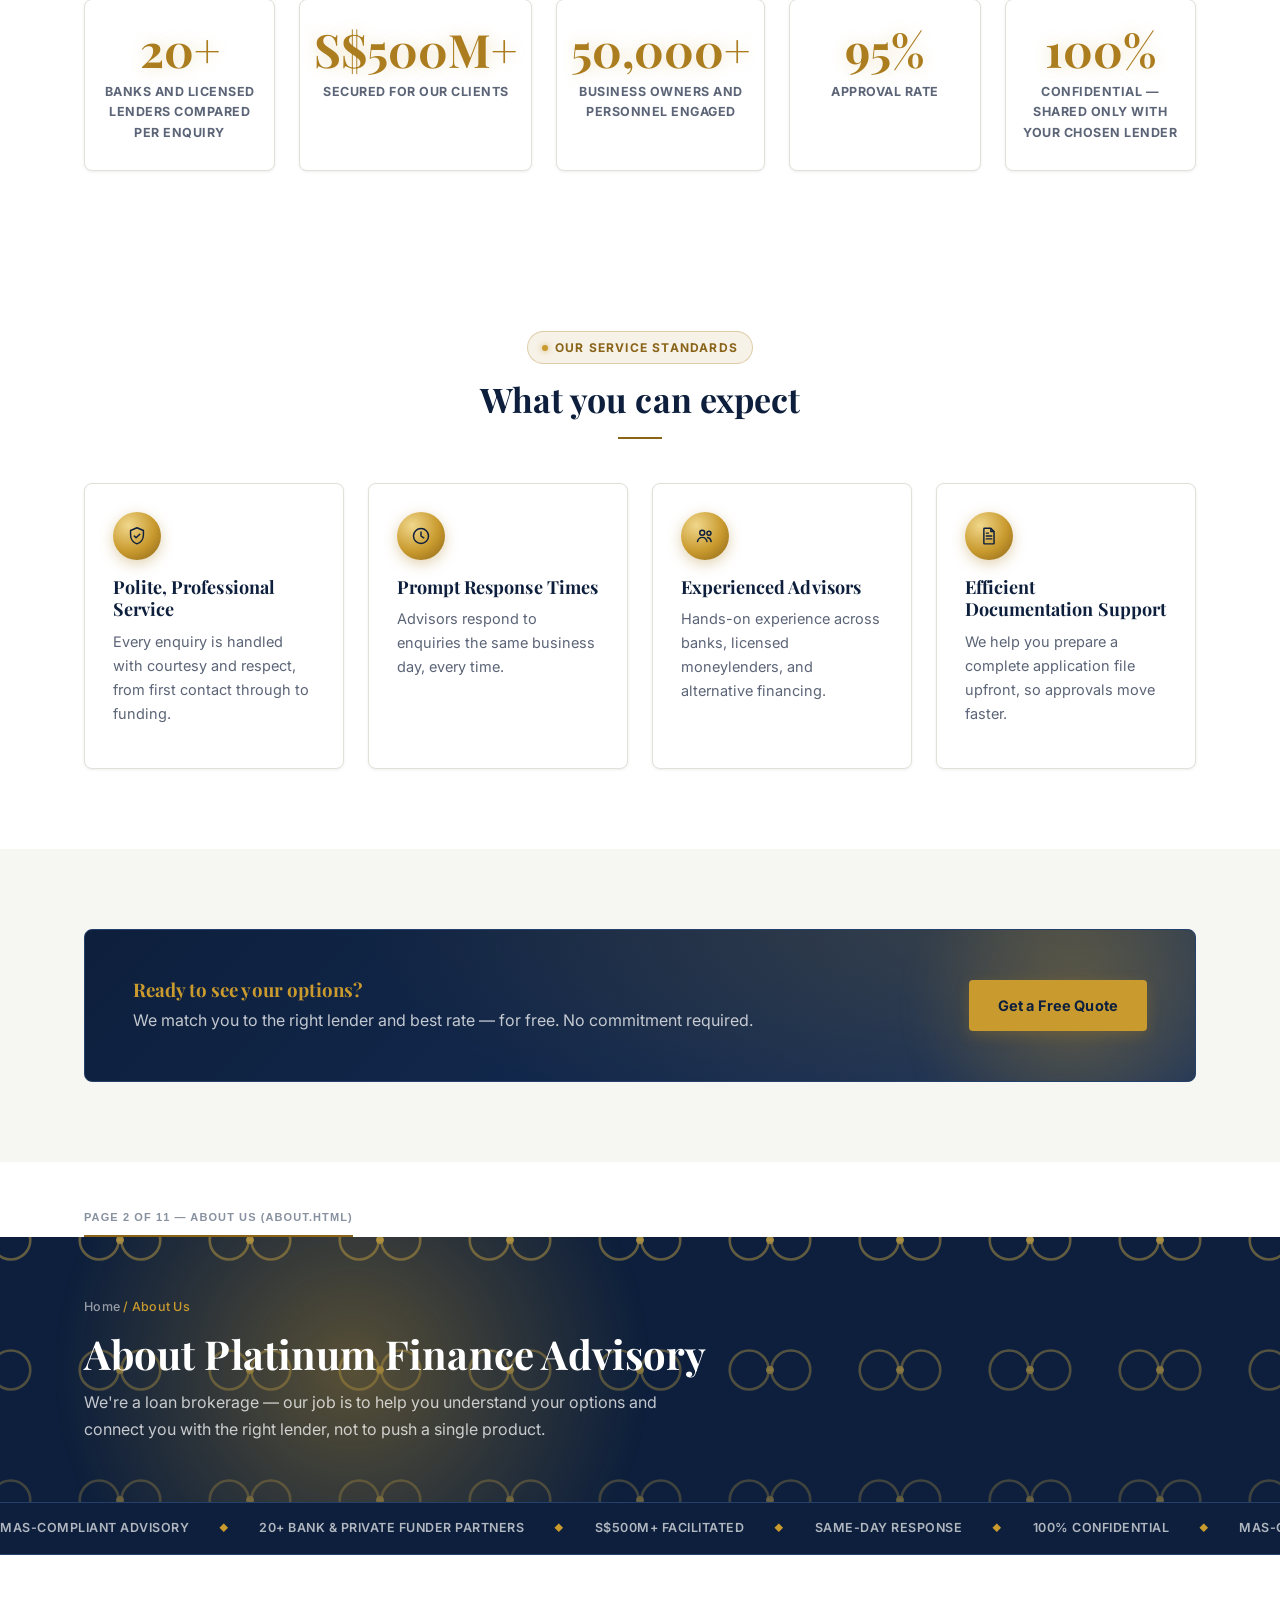
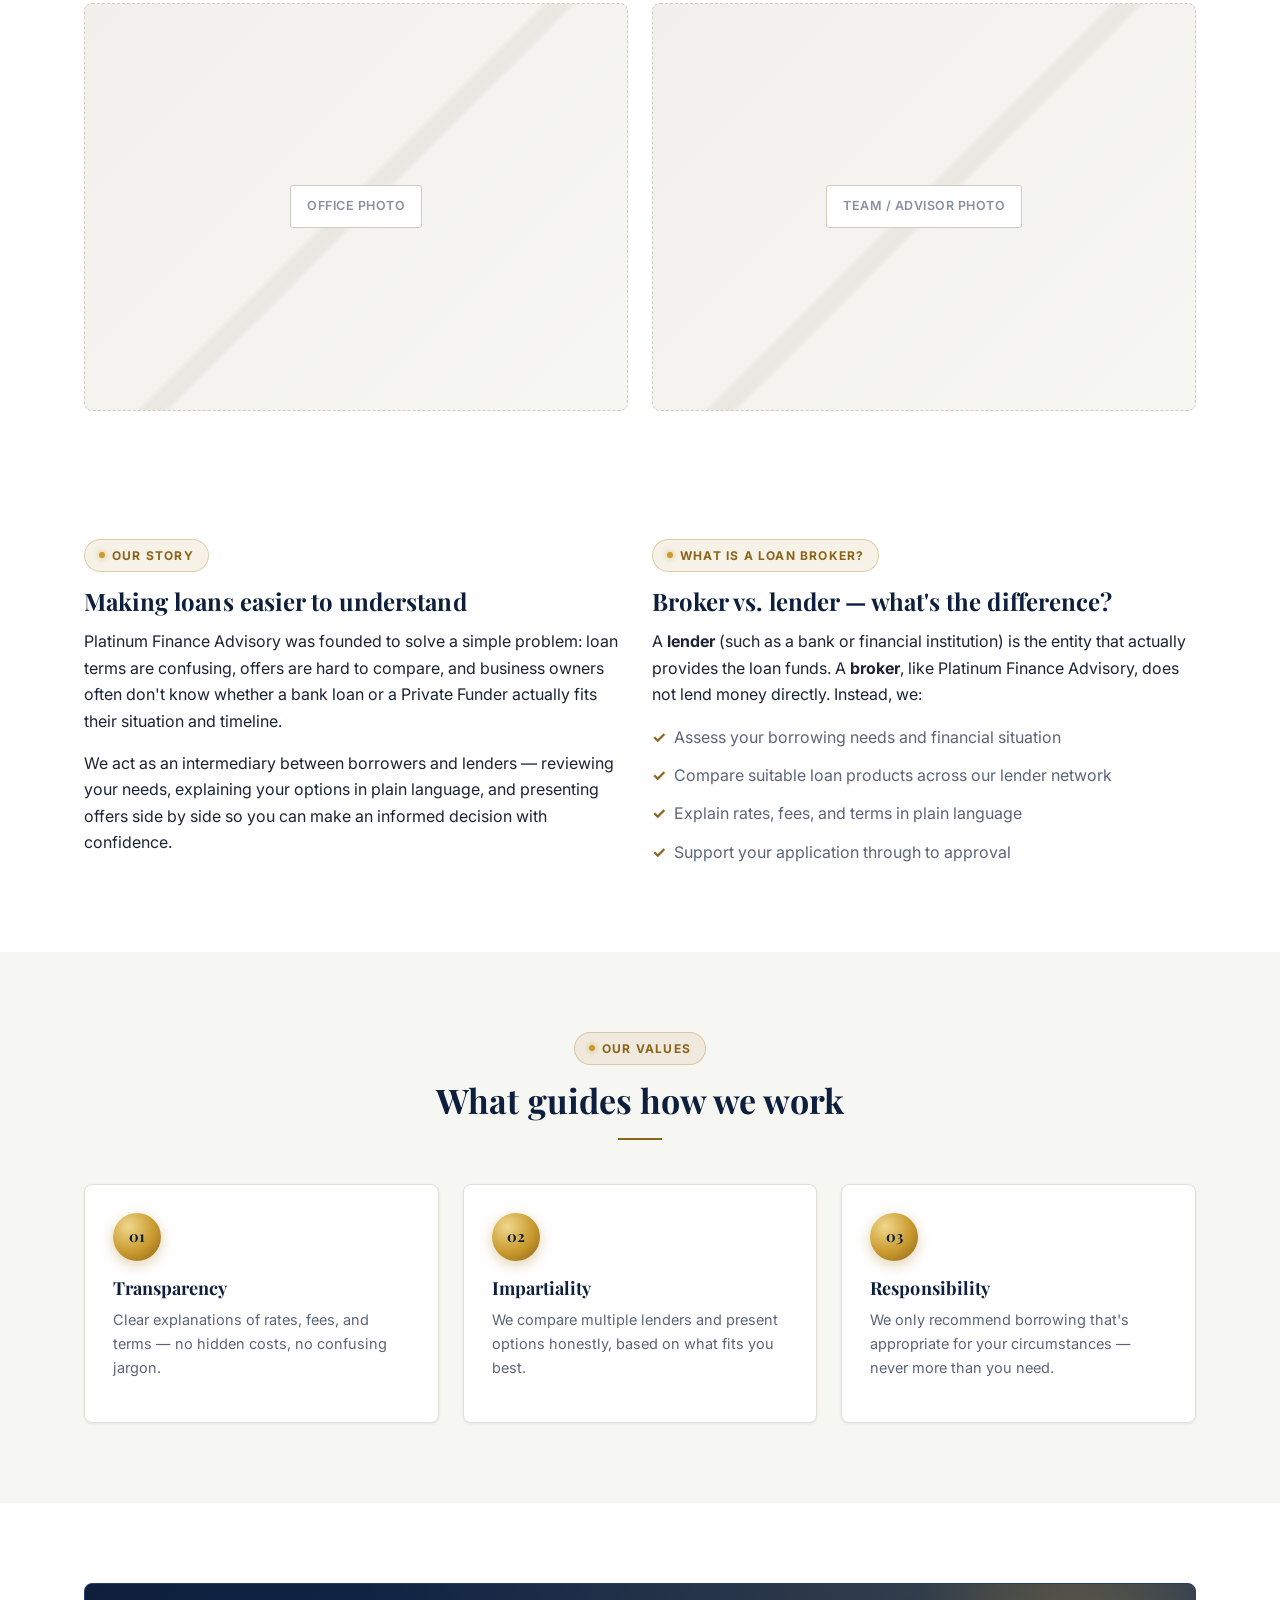
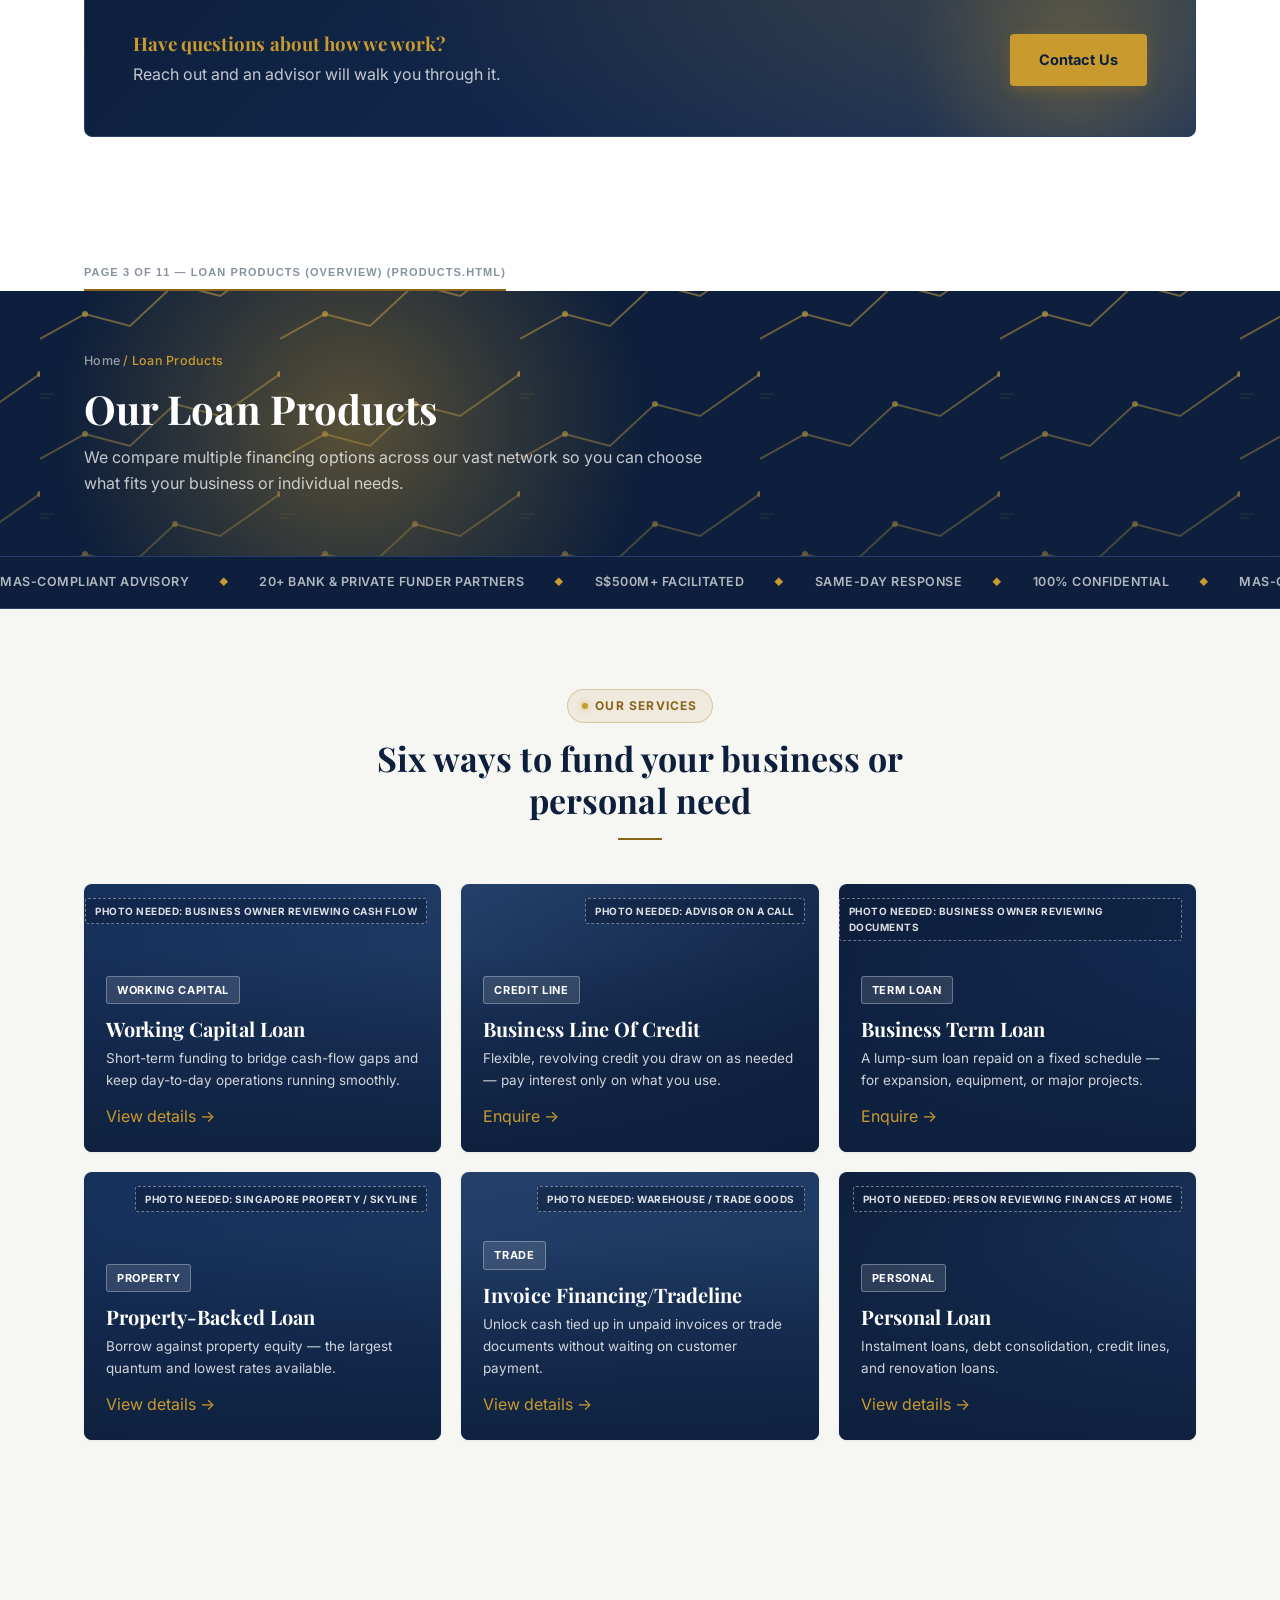
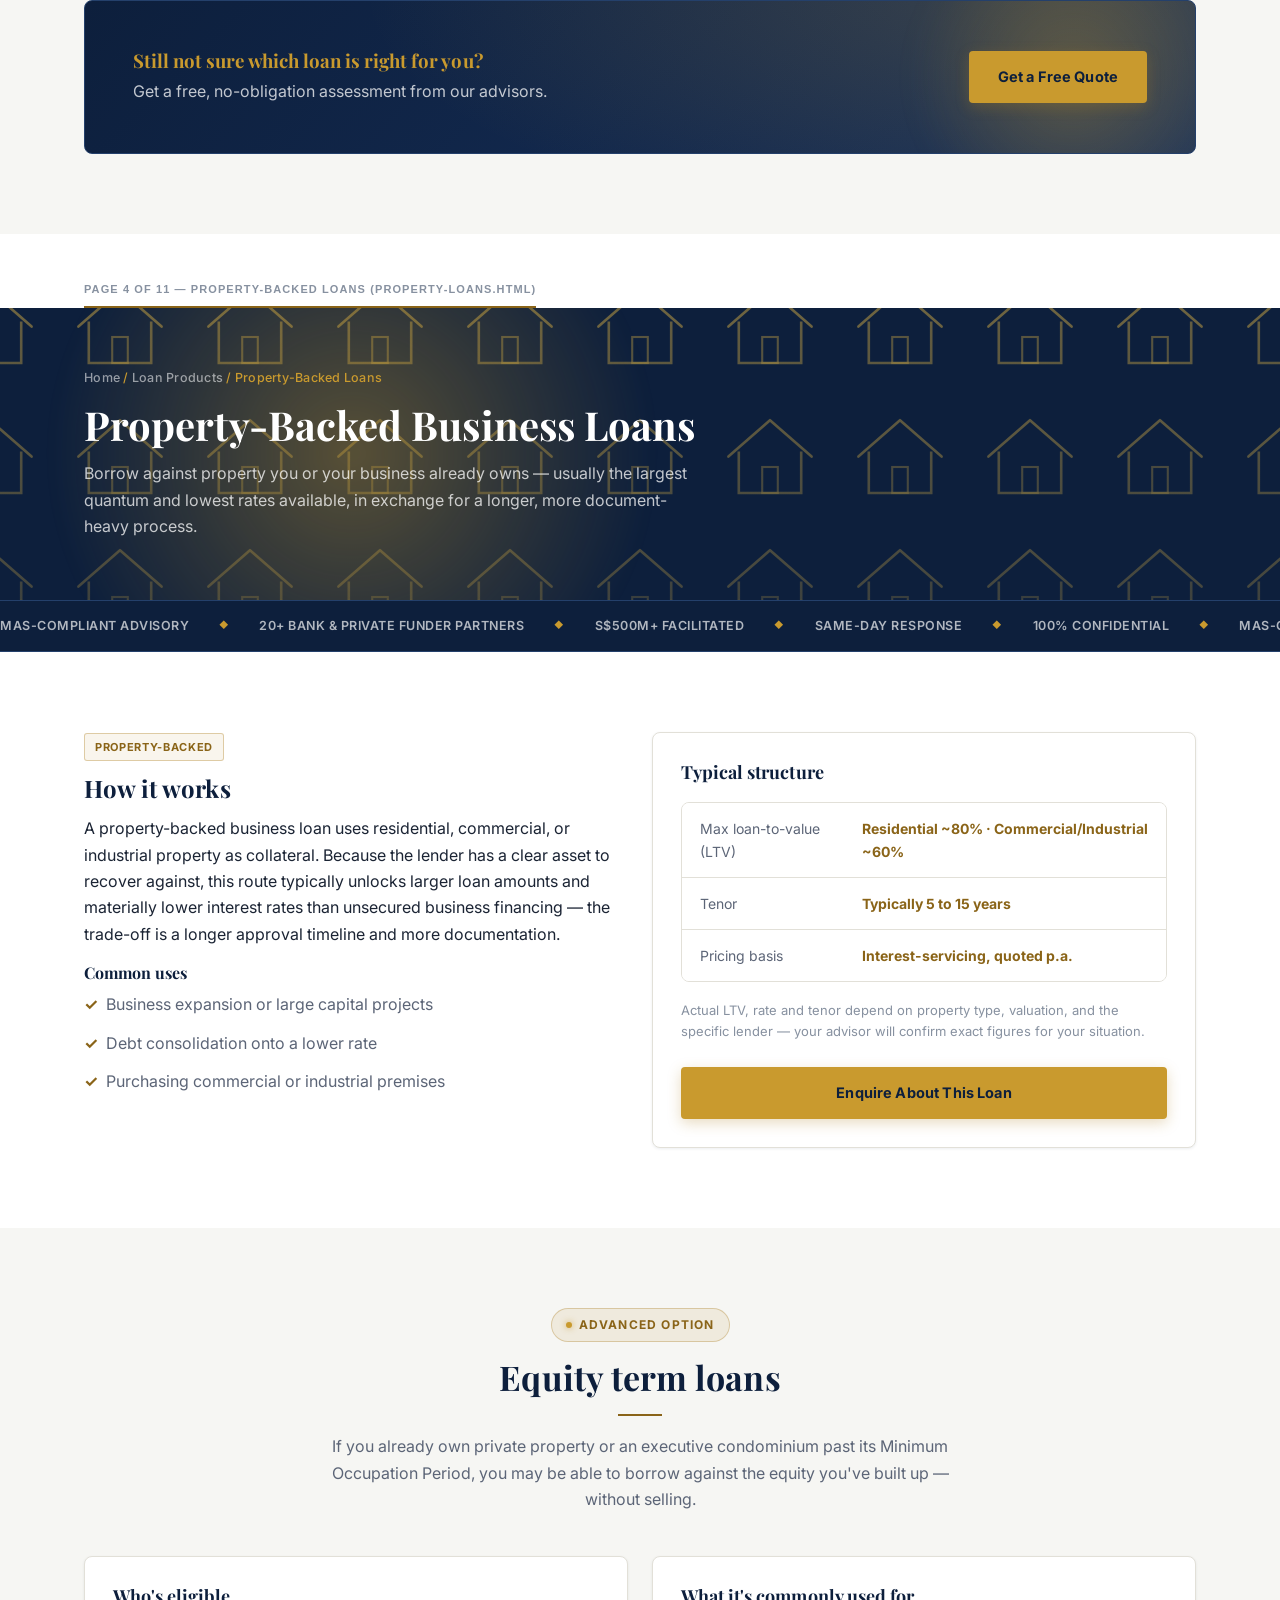
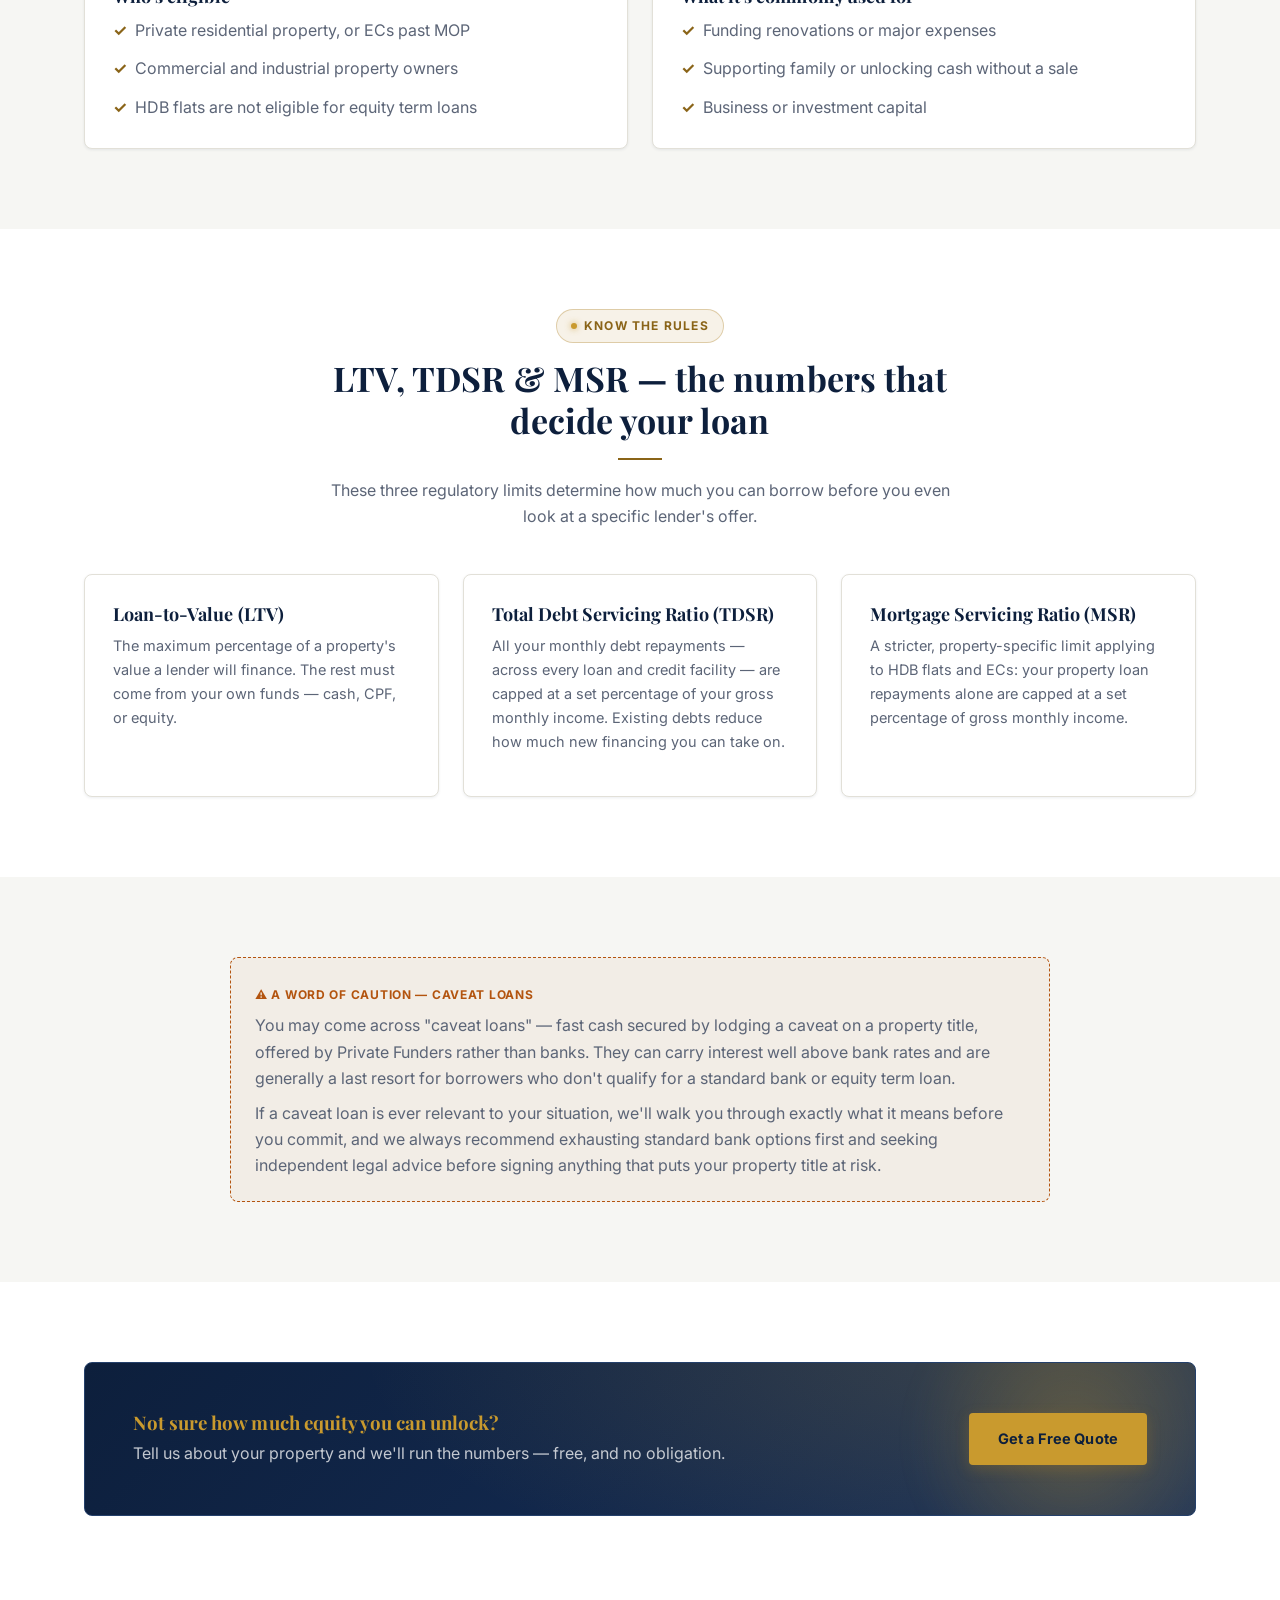
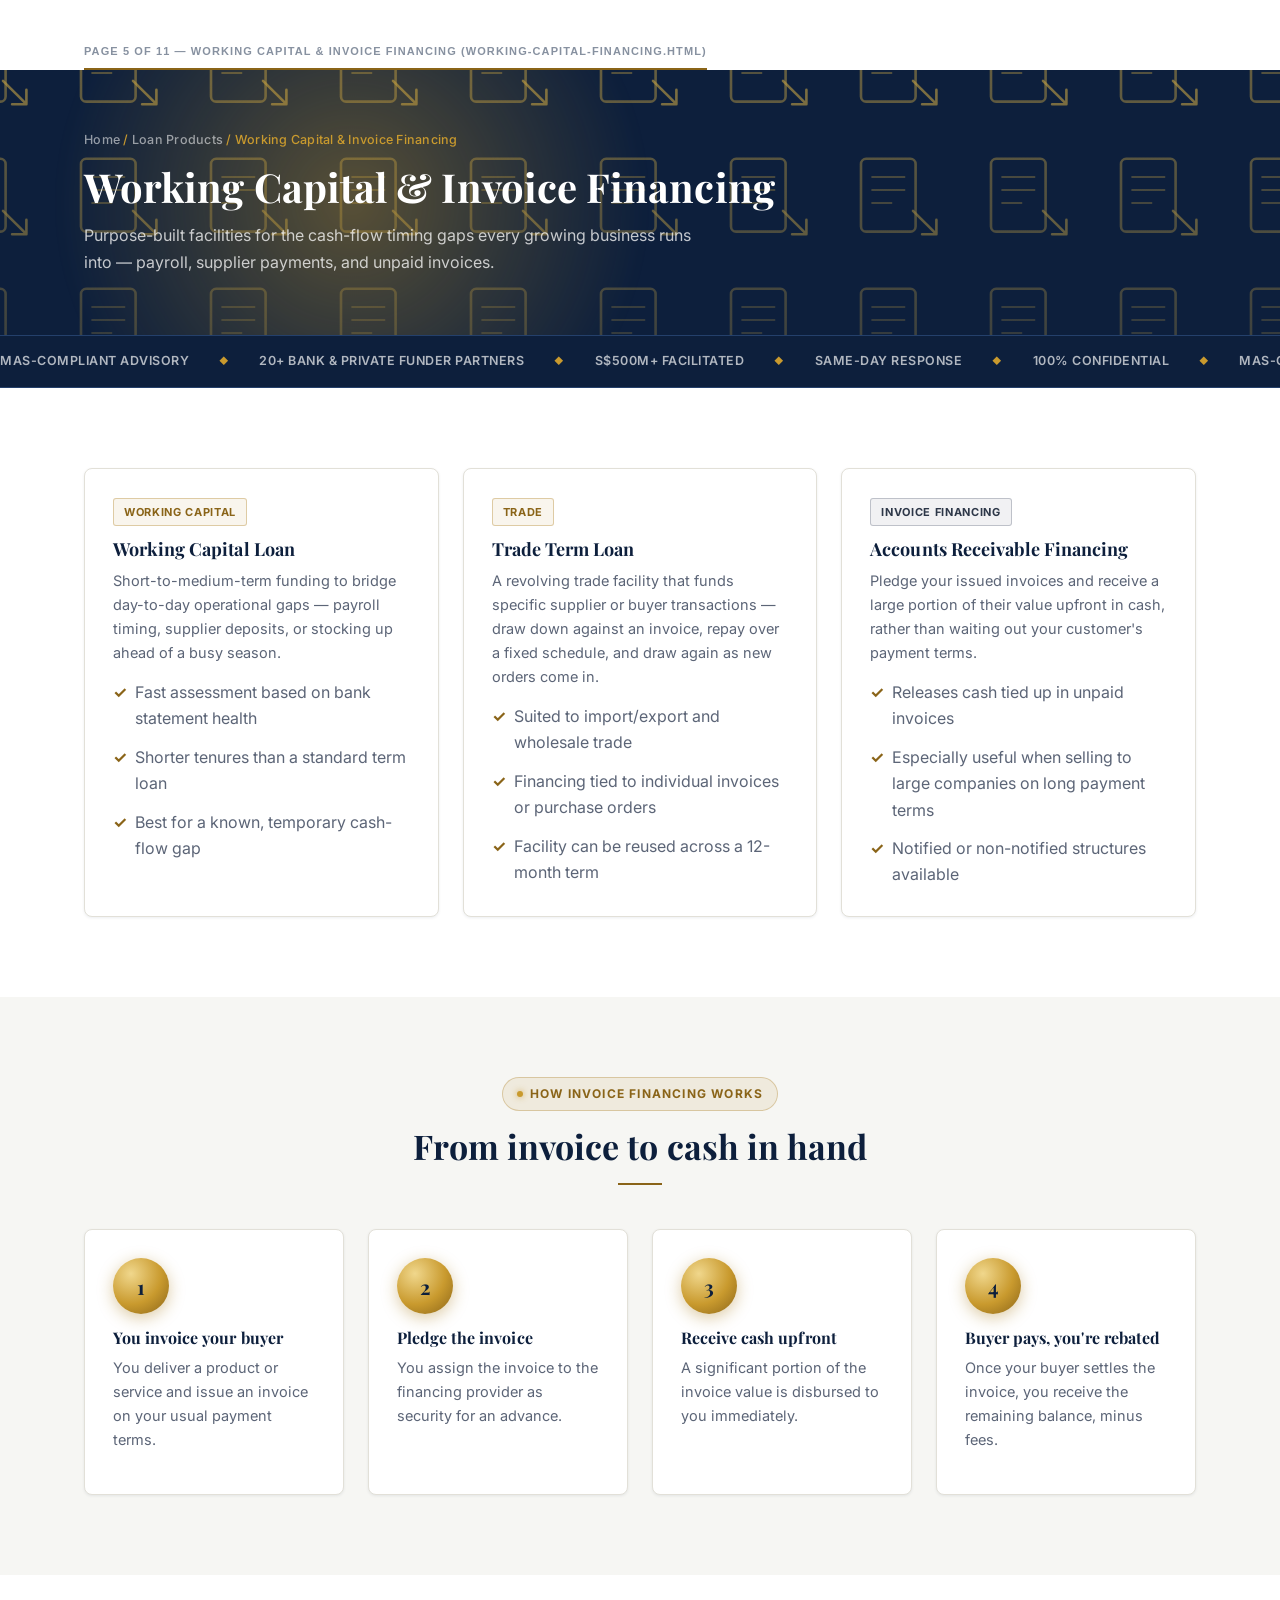
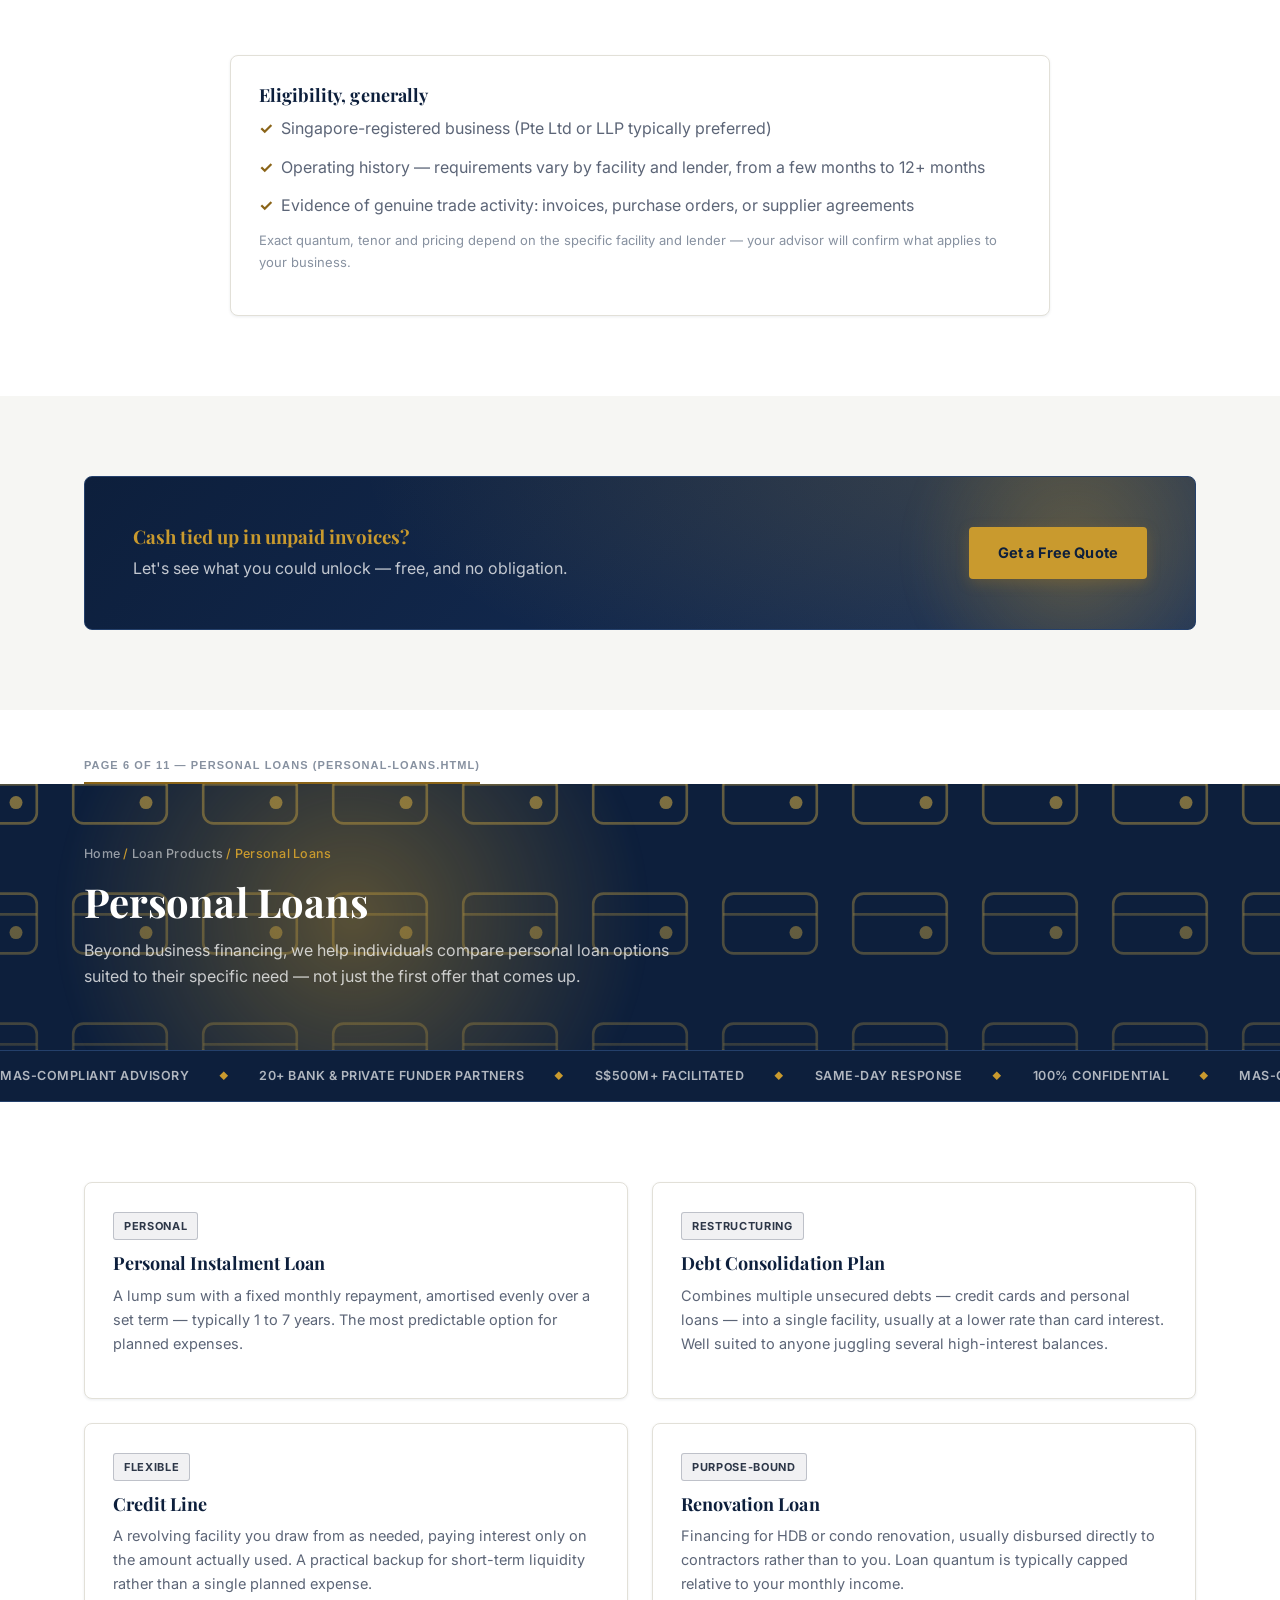
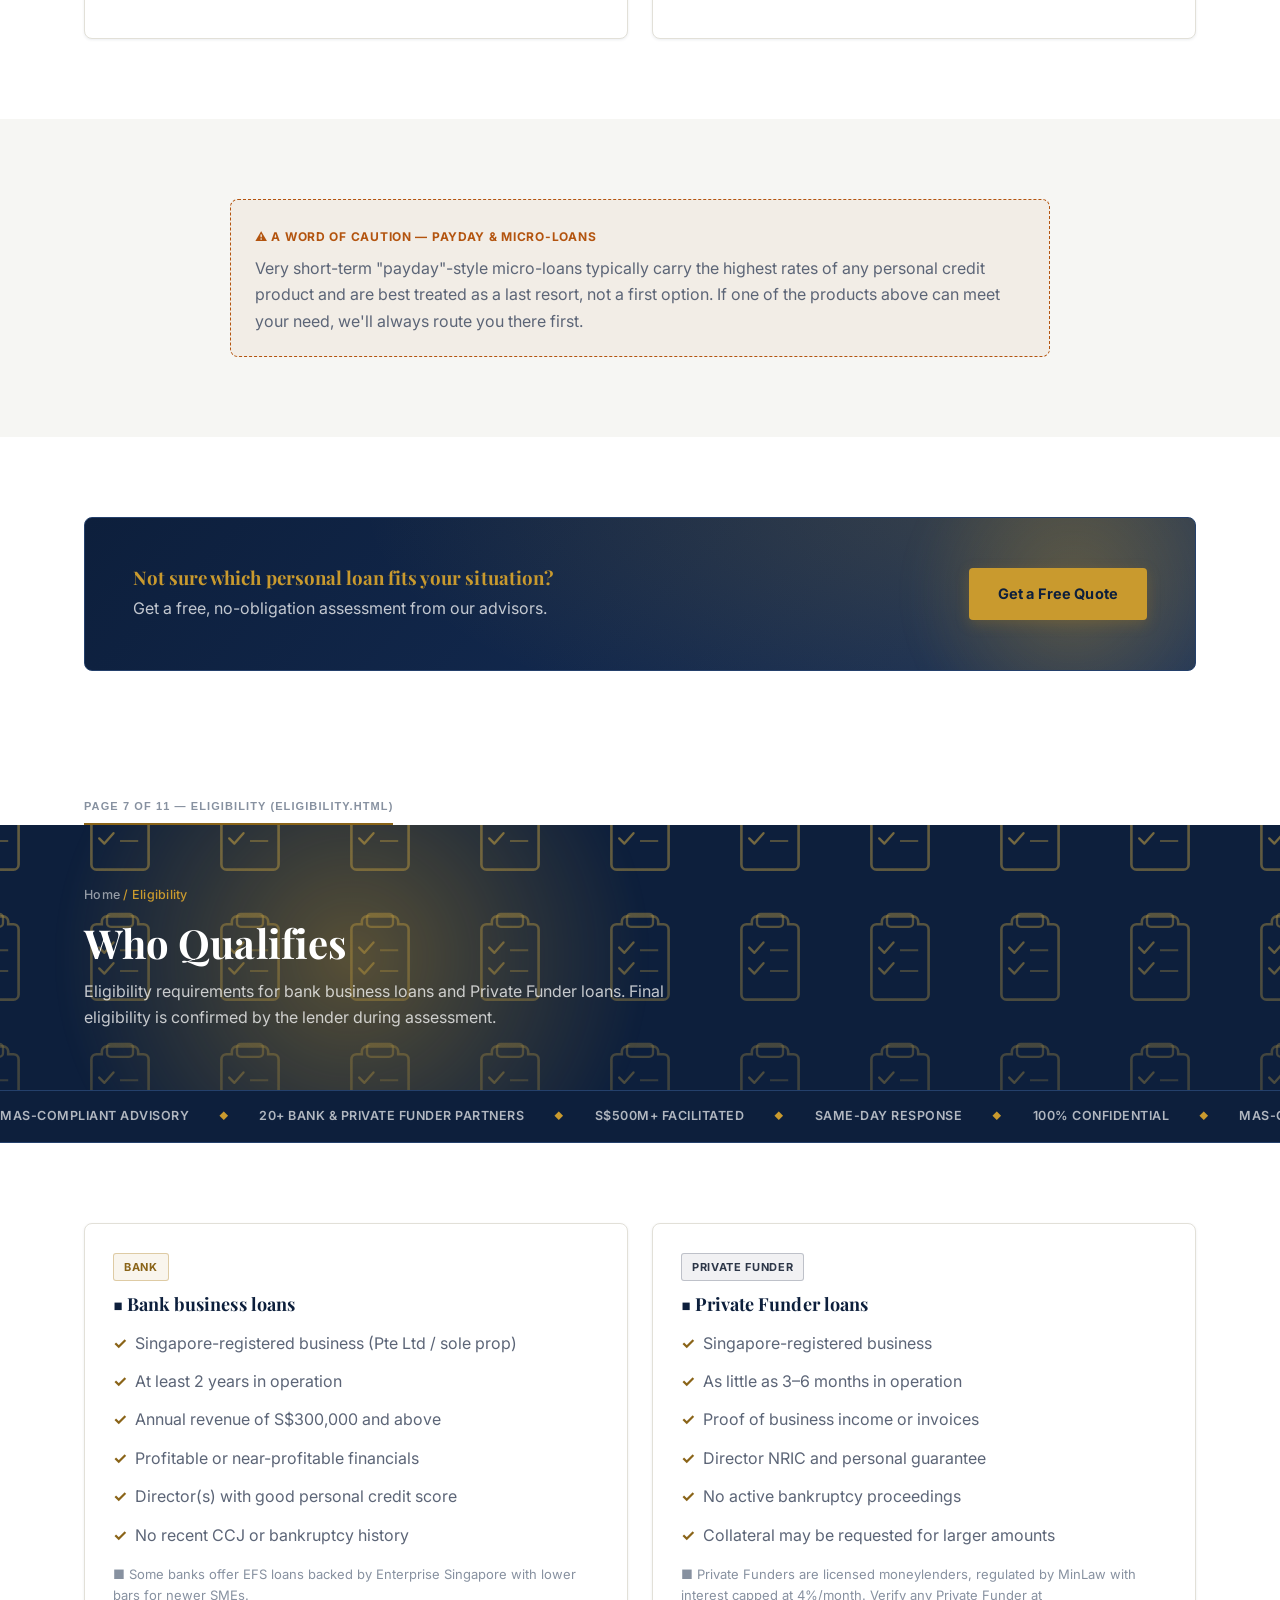
<file: print-all.html>
<!doctype html>
<html lang="en">
<head>
<meta charset="UTF-8">
<meta name="viewport" content="width=device-width, initial-scale=1.0">
<title>Platinum Finance Advisory — Full Site (Print Version)</title>
<link rel="icon" type="image/png" href="assets/logos/favicon.png">
<link rel="stylesheet" href="css/styles.css?v=41">
<style>
  .print-page-divider {
    page-break-before: auto; break-before: auto; page-break-inside: avoid; break-inside: avoid;
    padding: 40px 24px 0; max-width: 1160px; margin: 0 auto;
  }
  .print-page-divider .divider-label {
    display: inline-block; font-family: -apple-system, sans-serif; font-size: 11px; font-weight: 700;
    letter-spacing: .1em; text-transform: uppercase; color: #8791a0; border-bottom: 2px solid #8a6418; padding-bottom: 8px;
  }
  .print-cover {
    min-height: 60vh; display: flex; flex-direction: column; align-items: center; justify-content: center;
    text-align: center; padding: 40px 24px;
  }
  .print-cover .mark-lg {
    border: 2px solid #8a6418; border-radius: 8px;
    width: 90px; height: 90px; display: flex; align-items: center; justify-content: center; margin-bottom: 24px;
    background: #fff;
  }
  .print-cover .mark-lg img { width: 72%; height: 72%; object-fit: contain; }
  .print-cover h1 { font-size: 34px; margin-bottom: 8px; }
  .print-cover p { color: #5c6577; font-size: 15px; }
  .print-cover .toc { text-align: left; margin-top: 40px; font-size: 13.5px; color: #5c6577; }
  .print-cover .toc li { padding: 3px 0; }
  .sticky-cta { display: none !important; }
</style>
</head>
<body>
<header class="site-header">
  <div class="nav-bar">
    <a href="index.html" class="brand">
      <img src="assets/logos/icon.png" alt="Platinum Finance Advisory" class="mark mark--glow mark-logo">
      <span><span class="brand-name--glow">Platinum Finance Advisory</span><span class="tagline">Funding Growth. Building Futures.</span></span>
    </a>
    <nav class="nav-links">
      <a href="index.html" class="active">Home</a>
      <a href="about.html">About Us</a>
      <a href="products.html">Loan Products</a>
      <a href="eligibility.html">Eligibility</a>
      <a href="faq.html">FAQ</a>
      <a href="contact.html">Contact</a>
      <a href="contact.html#quote-form" class="btn btn-primary nav-cta-mobile">Get a Free Quote</a>
    </nav>
    <div class="nav-actions">
      <a href="contact.html#quote-form" class="btn btn-primary nav-cta">Get a Free Quote</a>
    </div>
    <button class="nav-toggle" aria-label="Toggle menu" aria-expanded="false"></button>
  </div>
</header>
<div class="print-cover">
  <div class="mark-lg"><img src="assets/logos/icon.png" alt="Platinum Finance Advisory"></div>
  <h1>Platinum Finance Advisory</h1>
  <p>Full site — print / review version. Generated for internal review only, not a live page.</p>
  <ul class="toc">
    <li>1. Home</li>
    <li>2. About Us</li>
    <li>3. Loan Products (Overview)</li>
    <li>4. Property-Backed Loans</li>
    <li>5. Working Capital & Invoice Financing</li>
    <li>6. Personal Loans</li>
    <li>7. Eligibility</li>
    <li>8. FAQ</li>
    <li>9. Contact</li>
    <li>10. Terms & Conditions</li>
    <li>11. Privacy Policy</li>
  </ul>
</div>

<div class="print-page-divider"><span class="divider-label">Page 1 of 11 — Home (index.html)</span></div>
<section class="hero">
  <div class="hero-coins" aria-hidden="true">
    <svg viewBox="0 0 1440 200" preserveAspectRatio="xMidYMax slice" xmlns="http://www.w3.org/2000/svg">
      <defs>
        <linearGradient id="coinGold" x1="0" y1="0" x2="0" y2="1">
          <stop offset="0%" stop-color="#f0d78c"/>
          <stop offset="45%" stop-color="#e8bb45"/>
          <stop offset="100%" stop-color="#8a6418"/>
        </linearGradient>
        <radialGradient id="coinShine" cx="50%" cy="50%" r="50%">
          <stop offset="0%" stop-color="#ffffff" stop-opacity=".9"/>
          <stop offset="100%" stop-color="#ffffff" stop-opacity="0"/>
        </radialGradient>
      </defs>
      <g class="coin-stack">
        <ellipse cx="140" cy="195" rx="25" ry="8" fill="url(#coinGold)" stroke="#7a5716" stroke-width="1" stroke-opacity=".5"/>
        <ellipse cx="140" cy="184" rx="25" ry="8" fill="url(#coinGold)" stroke="#7a5716" stroke-width="1" stroke-opacity=".5"/>
        <ellipse cx="140" cy="173" rx="25" ry="8" fill="url(#coinGold)" stroke="#7a5716" stroke-width="1" stroke-opacity=".5"/>
        <ellipse class="coin-shine" cx="133" cy="171" rx="8" ry="3" fill="url(#coinShine)"/>
        <text x="140" y="177" text-anchor="middle" font-family="Georgia, serif" font-size="11" font-weight="700" fill="#5c4210" opacity=".55">$</text>
        <path class="coin-sparkle" d="M0,-7 L1.6,-1.6 L7,0 L1.6,1.6 L0,7 L-1.6,1.6 L-7,0 L-1.6,-1.6 Z" fill="#fff8e0" transform="translate(162,159)"/>
      </g>
      <g class="coin-stack">
        <ellipse cx="430" cy="195" rx="25" ry="8" fill="url(#coinGold)" stroke="#7a5716" stroke-width="1" stroke-opacity=".5"/>
        <ellipse cx="430" cy="184" rx="25" ry="8" fill="url(#coinGold)" stroke="#7a5716" stroke-width="1" stroke-opacity=".5"/>
        <ellipse cx="430" cy="173" rx="25" ry="8" fill="url(#coinGold)" stroke="#7a5716" stroke-width="1" stroke-opacity=".5"/>
        <ellipse cx="430" cy="162" rx="25" ry="8" fill="url(#coinGold)" stroke="#7a5716" stroke-width="1" stroke-opacity=".5"/>
        <ellipse class="coin-shine" cx="423" cy="160" rx="8" ry="3" fill="url(#coinShine)"/>
        <text x="430" y="166" text-anchor="middle" font-family="Georgia, serif" font-size="11" font-weight="700" fill="#5c4210" opacity=".55">$</text>
        <path class="coin-sparkle" d="M0,-7 L1.6,-1.6 L7,0 L1.6,1.6 L0,7 L-1.6,1.6 L-7,0 L-1.6,-1.6 Z" fill="#fff8e0" transform="translate(452,148)"/>
      </g>
      <g class="coin-stack">
        <ellipse cx="720" cy="195" rx="25" ry="8" fill="url(#coinGold)" stroke="#7a5716" stroke-width="1" stroke-opacity=".5"/>
        <ellipse cx="720" cy="184" rx="25" ry="8" fill="url(#coinGold)" stroke="#7a5716" stroke-width="1" stroke-opacity=".5"/>
        <ellipse cx="720" cy="173" rx="25" ry="8" fill="url(#coinGold)" stroke="#7a5716" stroke-width="1" stroke-opacity=".5"/>
        <ellipse cx="720" cy="162" rx="25" ry="8" fill="url(#coinGold)" stroke="#7a5716" stroke-width="1" stroke-opacity=".5"/>
        <ellipse cx="720" cy="151" rx="25" ry="8" fill="url(#coinGold)" stroke="#7a5716" stroke-width="1" stroke-opacity=".5"/>
        <ellipse cx="720" cy="140" rx="25" ry="8" fill="url(#coinGold)" stroke="#7a5716" stroke-width="1" stroke-opacity=".5"/>
        <ellipse class="coin-shine" cx="713" cy="138" rx="8" ry="3" fill="url(#coinShine)"/>
        <text x="720" y="144" text-anchor="middle" font-family="Georgia, serif" font-size="11" font-weight="700" fill="#5c4210" opacity=".55">$</text>
        <path class="coin-sparkle" d="M0,-7 L1.6,-1.6 L7,0 L1.6,1.6 L0,7 L-1.6,1.6 L-7,0 L-1.6,-1.6 Z" fill="#fff8e0" transform="translate(742,126)"/>
      </g>
      <g class="coin-stack">
        <ellipse cx="1010" cy="195" rx="25" ry="8" fill="url(#coinGold)" stroke="#7a5716" stroke-width="1" stroke-opacity=".5"/>
        <ellipse cx="1010" cy="184" rx="25" ry="8" fill="url(#coinGold)" stroke="#7a5716" stroke-width="1" stroke-opacity=".5"/>
        <ellipse cx="1010" cy="173" rx="25" ry="8" fill="url(#coinGold)" stroke="#7a5716" stroke-width="1" stroke-opacity=".5"/>
        <ellipse cx="1010" cy="162" rx="25" ry="8" fill="url(#coinGold)" stroke="#7a5716" stroke-width="1" stroke-opacity=".5"/>
        <ellipse class="coin-shine" cx="1003" cy="160" rx="8" ry="3" fill="url(#coinShine)"/>
        <text x="1010" y="166" text-anchor="middle" font-family="Georgia, serif" font-size="11" font-weight="700" fill="#5c4210" opacity=".55">$</text>
        <path class="coin-sparkle" d="M0,-7 L1.6,-1.6 L7,0 L1.6,1.6 L0,7 L-1.6,1.6 L-7,0 L-1.6,-1.6 Z" fill="#fff8e0" transform="translate(1032,148)"/>
      </g>
      <g class="coin-stack">
        <ellipse cx="1300" cy="195" rx="25" ry="8" fill="url(#coinGold)" stroke="#7a5716" stroke-width="1" stroke-opacity=".5"/>
        <ellipse cx="1300" cy="184" rx="25" ry="8" fill="url(#coinGold)" stroke="#7a5716" stroke-width="1" stroke-opacity=".5"/>
        <ellipse cx="1300" cy="173" rx="25" ry="8" fill="url(#coinGold)" stroke="#7a5716" stroke-width="1" stroke-opacity=".5"/>
        <ellipse class="coin-shine" cx="1293" cy="171" rx="8" ry="3" fill="url(#coinShine)"/>
        <text x="1300" y="177" text-anchor="middle" font-family="Georgia, serif" font-size="11" font-weight="700" fill="#5c4210" opacity=".55">$</text>
        <path class="coin-sparkle" d="M0,-7 L1.6,-1.6 L7,0 L1.6,1.6 L0,7 L-1.6,1.6 L-7,0 L-1.6,-1.6 Z" fill="#fff8e0" transform="translate(1322,159)"/>
      </g>
    </svg>
  </div>
  <div class="container hero-grid">
    <div>
      <span class="eyebrow">Singapore Trusted Loan Brokerage</span>
      <h1>Need capital to grow your business? <span class="accent-text">We will find the loan.</span></h1>
      <p class="lead">We compare business and personal loan packages from 20+ banks and Private Funders in Singapore and match you to the best rate. Free, fast, and fully confidential.</p>
      <div class="hero-actions">
        <a href="contact.html#quote-form" class="btn btn-primary">Get a Free Quote</a>
        <a href="products.html" class="btn btn-outline">Compare Bank vs Private Funder</a>
      </div>
      <ul class="hero-trust">
        <li><span class="dot">✓</span> MAS-compliant</li>
        <li><span class="dot">✓</span> Same-day response</li>
        <li><span class="dot">✓</span> Fully confidential</li>
      </ul>
    </div>
    <div class="hero-card-wrap">
      <div class="hero-card">
        <h3>Tell us what you need</h3>
        <p style="font-size:14px;">Under 2 minutes. No commitment. An advisor will get back to you the same business day.</p>
        <div class="field">
          <label>I'm looking for</label>
          <select>
            <option>Business loan</option>
            <option>Personal loan</option>
            <option>Not sure — help me decide</option>
          </select>
        </div>
        <div class="field">
          <label>Estimated amount</label>
          <input type="text" placeholder="e.g. S$50,000">
        </div>
        <a href="contact.html#quote-form" class="btn btn-primary btn-block">Continue to Enquiry Form</a>
      </div>
    </div>
  </div>
</section>

<div class="trust-ticker" aria-hidden="true">
  <div class="trust-ticker__track">
    <span>MAS-Compliant Advisory</span><span class="ticker-dot">◆</span>
    <span>20+ Bank &amp; Private Funder Partners</span><span class="ticker-dot">◆</span>
    <span>S$500M+ Facilitated</span><span class="ticker-dot">◆</span>
    <span>Same-Day Response</span><span class="ticker-dot">◆</span>
    <span>100% Confidential</span><span class="ticker-dot">◆</span>
    <span>MAS-Compliant Advisory</span><span class="ticker-dot">◆</span>
    <span>20+ Bank &amp; Private Funder Partners</span><span class="ticker-dot">◆</span>
    <span>S$500M+ Facilitated</span><span class="ticker-dot">◆</span>
    <span>Same-Day Response</span><span class="ticker-dot">◆</span>
    <span>100% Confidential</span><span class="ticker-dot">◆</span>
  </div>
</div>

<section class="section--tight">
  <div class="container">
    <div class="grid grid-2" style="align-items:center;gap:48px;">
      <div>
        <span class="eyebrow">Who We Are</span>
        <h2>A Singapore business advisory firm, built around your financing</h2>
        <p>Platinum Finance Advisory helps SMEs and individuals navigate Singapore's lending market — comparing banks, Private Funders, finance companies and digital lenders side by side, so you borrow on terms that actually fit your business.</p>
        <a href="about.html" class="card-link">More about us →</a>
      </div>
      <div class="photo-placeholder">
        <span class="photo-placeholder-label">Office / team photo</span>
      </div>
    </div>
  </div>
</section>

<section class="section section--alt" id="eligibility-teaser">
  <div class="container">
    <div class="cta-banner">
      <div>
        <h3>Wondering if you qualify?</h3>
        <p>See the full eligibility criteria for bank loans and Private Funder loans, side by side.</p>
      </div>
      <a href="eligibility.html" class="btn btn-primary">View Eligibility Criteria</a>
    </div>
  </div>
</section>

<section class="section" id="process">
  <div class="container">
    <div class="section-head">
      <span class="eyebrow">The Process</span>
      <h2>From enquiry to funds in your account</h2>
    </div>
    <div class="grid grid-4 process-grid">
      <div class="card">
        <div class="step-num" style="margin-bottom:14px;">1</div>
        <h4>Submit enquiry</h4>
        <p style="color:var(--text-muted);font-size:14.5px;">Fill the form or WhatsApp us. Under 2 min, no commitment.</p>
      </div>
      <div class="card">
        <div class="step-num" style="margin-bottom:14px;">2</div>
        <h4>Free consultation</h4>
        <p style="color:var(--text-muted);font-size:14.5px;">Advisor contacts you to understand your business needs.</p>
      </div>
      <div class="card">
        <div class="step-num" style="margin-bottom:14px;">3</div>
        <h4>Loan matching</h4>
        <p style="color:var(--text-muted);font-size:14.5px;">We compare 20+ lenders and present your best options.</p>
      </div>
      <div class="card">
        <div class="step-num" style="margin-bottom:14px;">4</div>
        <h4>Approval &amp; funds</h4>
        <p style="color:var(--text-muted);font-size:14.5px;">We manage paperwork and liaise with lender to disbursement.</p>
      </div>
    </div>
  </div>
</section>

<section class="section" id="why-us">
  <div class="container">
    <div class="section-head">
      <span class="eyebrow">Why Choose Us</span>
      <h2>Built for speed and confidence</h2>
    </div>
    <div class="grid grid-5">
      <div class="stat-block">
        <div class="stat-number">20+</div>
        <div class="stat-label">Banks and licensed lenders compared per enquiry</div>
      </div>
      <div class="stat-block">
        <div class="stat-number">S$500M+</div>
        <div class="stat-label">Secured for our clients</div>
      </div>
      <div class="stat-block">
        <div class="stat-number">50,000+</div>
        <div class="stat-label">Business owners and personnel engaged</div>
      </div>
      <div class="stat-block">
        <div class="stat-number">95%</div>
        <div class="stat-label">Approval rate</div>
      </div>
      <div class="stat-block">
        <div class="stat-number">100%</div>
        <div class="stat-label">Confidential — shared only with your chosen lender</div>
      </div>
    </div>
  </div>
</section>

<section class="section">
  <div class="container">
    <div class="section-head">
      <span class="eyebrow">Our Service Standards</span>
      <h2>What you can expect</h2>
    </div>
    <div class="grid grid-4">
      <div class="card">
        <div class="icon icon--badge">
          <svg viewBox="0 0 24 24" fill="none" xmlns="http://www.w3.org/2000/svg"><path d="M12 3l7 3v5c0 4.4-3 8.4-7 9.6-4-1.2-7-5.2-7-9.6V6l7-3z" stroke="currentColor" stroke-width="1.6" stroke-linejoin="round"/><path d="M9 12l2 2 4-4" stroke="currentColor" stroke-width="1.6" stroke-linecap="round" stroke-linejoin="round"/></svg>
        </div>
        <h3>Polite, Professional Service</h3>
        <p>Every enquiry is handled with courtesy and respect, from first contact through to funding.</p>
      </div>
      <div class="card">
        <div class="icon icon--badge">
          <svg viewBox="0 0 24 24" fill="none" xmlns="http://www.w3.org/2000/svg"><circle cx="12" cy="12" r="8.2" stroke="currentColor" stroke-width="1.6"/><path d="M12 7.5V12l3 2" stroke="currentColor" stroke-width="1.6" stroke-linecap="round" stroke-linejoin="round"/></svg>
        </div>
        <h3>Prompt Response Times</h3>
        <p>Advisors respond to enquiries the same business day, every time.</p>
      </div>
      <div class="card">
        <div class="icon icon--badge">
          <svg viewBox="0 0 24 24" fill="none" xmlns="http://www.w3.org/2000/svg"><circle cx="9" cy="8.5" r="2.7" stroke="currentColor" stroke-width="1.6"/><path d="M3.8 18c.6-2.8 2.7-4.5 5.2-4.5s4.6 1.7 5.2 4.5" stroke="currentColor" stroke-width="1.6" stroke-linecap="round"/><circle cx="16.3" cy="9" r="2.2" stroke="currentColor" stroke-width="1.6"/><path d="M14.8 13.7c1.9.2 3.4 1.8 3.9 4.3" stroke="currentColor" stroke-width="1.6" stroke-linecap="round"/></svg>
        </div>
        <h3>Experienced Advisors</h3>
        <p>Hands-on experience across banks, licensed moneylenders, and alternative financing.</p>
      </div>
      <div class="card">
        <div class="icon icon--badge">
          <svg viewBox="0 0 24 24" fill="none" xmlns="http://www.w3.org/2000/svg"><path d="M7 3.5h7l3.5 3.5V20a.6.6 0 01-.6.6H7a.6.6 0 01-.6-.6V4.1c0-.3.3-.6.6-.6z" stroke="currentColor" stroke-width="1.6" stroke-linejoin="round"/><path d="M14 3.5V7h3.5" stroke="currentColor" stroke-width="1.6" stroke-linejoin="round"/><path d="M9 12h6M9 15.2h6M9 8.8h2.5" stroke="currentColor" stroke-width="1.4" stroke-linecap="round"/></svg>
        </div>
        <h3>Efficient Documentation Support</h3>
        <p>We help you prepare a complete application file upfront, so approvals move faster.</p>
      </div>
    </div>
  </div>
</section>

<section class="section section--alt">
  <div class="container">
    <div class="cta-banner">
      <div>
        <h3>Ready to see your options?</h3>
        <p>We match you to the right lender and best rate — for free. No commitment required.</p>
      </div>
      <a href="contact.html#quote-form" class="btn btn-primary">Get a Free Quote</a>
    </div>
  </div>
</section>

<div class="print-page-divider"><span class="divider-label">Page 2 of 11 — About Us (about.html)</span></div>
<section class="page-hero page-hero--themed page-hero--about">
  <div class="container">
    <div class="breadcrumb"><a href="index.html">Home</a> / About Us</div>
    <h1>About Platinum Finance Advisory</h1>
    <p>We're a loan brokerage — our job is to help you understand your options and connect you with the right lender, not to push a single product.</p>
  </div>
</section>

<div class="trust-ticker" aria-hidden="true">
  <div class="trust-ticker__track">
    <span>MAS-Compliant Advisory</span><span class="ticker-dot">◆</span>
    <span>20+ Bank &amp; Private Funder Partners</span><span class="ticker-dot">◆</span>
    <span>S$500M+ Facilitated</span><span class="ticker-dot">◆</span>
    <span>Same-Day Response</span><span class="ticker-dot">◆</span>
    <span>100% Confidential</span><span class="ticker-dot">◆</span>
    <span>MAS-Compliant Advisory</span><span class="ticker-dot">◆</span>
    <span>20+ Bank &amp; Private Funder Partners</span><span class="ticker-dot">◆</span>
    <span>S$500M+ Facilitated</span><span class="ticker-dot">◆</span>
    <span>Same-Day Response</span><span class="ticker-dot">◆</span>
    <span>100% Confidential</span><span class="ticker-dot">◆</span>
  </div>
</div>

<section class="section--tight">
  <div class="container">
    <div class="grid grid-2">
      <div class="photo-placeholder">
        <span class="photo-placeholder-label">Office photo</span>
      </div>
      <div class="photo-placeholder">
        <span class="photo-placeholder-label">Team / advisor photo</span>
      </div>
    </div>
  </div>
</section>

<section class="section">
  <div class="container">
    <div class="grid grid-2" style="align-items:start;">
      <div>
        <span class="eyebrow">Our Story</span>
        <h2>Making loans easier to understand</h2>
        <p>Platinum Finance Advisory was founded to solve a simple problem: loan terms are confusing, offers are hard to compare, and business owners often don't know whether a bank loan or a Private Funder actually fits their situation and timeline.</p>
        <p>We act as an intermediary between borrowers and lenders — reviewing your needs, explaining your options in plain language, and presenting offers side by side so you can make an informed decision with confidence.</p>
      </div>
      <div>
        <span class="eyebrow">What Is a Loan Broker?</span>
        <h2>Broker vs. lender — what's the difference?</h2>
        <p>A <strong>lender</strong> (such as a bank or financial institution) is the entity that actually provides the loan funds. A <strong>broker</strong>, like Platinum Finance Advisory, does not lend money directly. Instead, we:</p>
        <ul class="stack check-list" style="margin-top:12px;">
          <li>Assess your borrowing needs and financial situation</li>
          <li>Compare suitable loan products across our lender network</li>
          <li>Explain rates, fees, and terms in plain language</li>
          <li>Support your application through to approval</li>
        </ul>
      </div>
    </div>
  </div>
</section>

<section class="section section--alt">
  <div class="container">
    <div class="section-head">
      <span class="eyebrow">Our Values</span>
      <h2>What guides how we work</h2>
    </div>
    <div class="grid grid-3">
      <div class="card">
        <div class="icon icon--badge">01</div>
        <h3>Transparency</h3>
        <p>Clear explanations of rates, fees, and terms — no hidden costs, no confusing jargon.</p>
      </div>
      <div class="card">
        <div class="icon icon--badge">02</div>
        <h3>Impartiality</h3>
        <p>We compare multiple lenders and present options honestly, based on what fits you best.</p>
      </div>
      <div class="card">
        <div class="icon icon--badge">03</div>
        <h3>Responsibility</h3>
        <p>We only recommend borrowing that's appropriate for your circumstances — never more than you need.</p>
      </div>
    </div>
  </div>
</section>

<section class="section">
  <div class="container">
    <div class="cta-banner">
      <div>
        <h3>Have questions about how we work?</h3>
        <p>Reach out and an advisor will walk you through it.</p>
      </div>
      <a href="contact.html#quote-form" class="btn btn-primary">Contact Us</a>
    </div>
  </div>
</section>

<div class="print-page-divider"><span class="divider-label">Page 3 of 11 — Loan Products (Overview) (products.html)</span></div>
<section class="page-hero page-hero--loans">
  <div class="container">
    <div class="breadcrumb"><a href="index.html">Home</a> / Loan Products</div>
    <h1>Our Loan Products</h1>
    <p>We compare multiple financing options across our vast network so you can choose what fits your business or individual needs.</p>
  </div>
</section>

<div class="trust-ticker" aria-hidden="true">
  <div class="trust-ticker__track">
    <span>MAS-Compliant Advisory</span><span class="ticker-dot">◆</span>
    <span>20+ Bank &amp; Private Funder Partners</span><span class="ticker-dot">◆</span>
    <span>S$500M+ Facilitated</span><span class="ticker-dot">◆</span>
    <span>Same-Day Response</span><span class="ticker-dot">◆</span>
    <span>100% Confidential</span><span class="ticker-dot">◆</span>
    <span>MAS-Compliant Advisory</span><span class="ticker-dot">◆</span>
    <span>20+ Bank &amp; Private Funder Partners</span><span class="ticker-dot">◆</span>
    <span>S$500M+ Facilitated</span><span class="ticker-dot">◆</span>
    <span>Same-Day Response</span><span class="ticker-dot">◆</span>
    <span>100% Confidential</span><span class="ticker-dot">◆</span>
  </div>
</div>

<section class="section section--alt">
  <div class="container">
    <div class="section-head">
      <span class="eyebrow">Our Services</span>
      <h2>Six ways to fund your business or personal need</h2>
    </div>
    <div class="service-grid">
      <a href="working-capital-financing.html" class="service-card ph-1">
        <span class="service-photo-tag">Photo needed: business owner reviewing cash flow</span>
        <div class="service-content">
          <span class="tag tag--secured" style="background:rgba(255,255,255,.12);border-color:rgba(255,255,255,.3);color:#fff;">Working Capital</span>
          <h3>Working Capital Loan</h3>
          <p>Short-term funding to bridge cash-flow gaps and keep day-to-day operations running smoothly.</p>
          <span class="card-link">View details →</span>
        </div>
      </a>
      <a href="contact.html#quote-form" class="service-card ph-2">
        <span class="service-photo-tag">Photo needed: advisor on a call</span>
        <div class="service-content">
          <span class="tag tag--unsecured" style="background:rgba(255,255,255,.12);border-color:rgba(255,255,255,.3);color:#fff;">Credit Line</span>
          <h3>Business Line Of Credit</h3>
          <p>Flexible, revolving credit you draw on as needed — pay interest only on what you use.</p>
          <span class="card-link">Enquire →</span>
        </div>
      </a>
      <a href="contact.html#quote-form" class="service-card ph-3">
        <span class="service-photo-tag">Photo needed: business owner reviewing documents</span>
        <div class="service-content">
          <span class="tag tag--secured" style="background:rgba(255,255,255,.12);border-color:rgba(255,255,255,.3);color:#fff;">Term Loan</span>
          <h3>Business Term Loan</h3>
          <p>A lump-sum loan repaid on a fixed schedule — for expansion, equipment, or major projects.</p>
          <span class="card-link">Enquire →</span>
        </div>
      </a>
      <a href="property-loans.html" class="service-card ph-4">
        <span class="service-photo-tag">Photo needed: Singapore property / skyline</span>
        <div class="service-content">
          <span class="tag tag--secured" style="background:rgba(255,255,255,.12);border-color:rgba(255,255,255,.3);color:#fff;">Property</span>
          <h3>Property-Backed Loan</h3>
          <p>Borrow against property equity — the largest quantum and lowest rates available.</p>
          <span class="card-link">View details →</span>
        </div>
      </a>
      <a href="working-capital-financing.html" class="service-card ph-5">
        <span class="service-photo-tag">Photo needed: warehouse / trade goods</span>
        <div class="service-content">
          <span class="tag tag--secured" style="background:rgba(255,255,255,.12);border-color:rgba(255,255,255,.3);color:#fff;">Trade</span>
          <h3>Invoice Financing/Tradeline</h3>
          <p>Unlock cash tied up in unpaid invoices or trade documents without waiting on customer payment.</p>
          <span class="card-link">View details →</span>
        </div>
      </a>
      <a href="personal-loans.html" class="service-card ph-6">
        <span class="service-photo-tag">Photo needed: person reviewing finances at home</span>
        <div class="service-content">
          <span class="tag tag--unsecured" style="background:rgba(255,255,255,.12);border-color:rgba(255,255,255,.3);color:#fff;">Personal</span>
          <h3>Personal Loan</h3>
          <p>Instalment loans, debt consolidation, credit lines, and renovation loans.</p>
          <span class="card-link">View details →</span>
        </div>
      </a>
    </div>
  </div>
</section>

<section class="section section--alt">
  <div class="container">
    <div class="cta-banner">
      <div>
        <h3>Still not sure which loan is right for you?</h3>
        <p>Get a free, no-obligation assessment from our advisors.</p>
      </div>
      <a href="contact.html#quote-form" class="btn btn-primary">Get a Free Quote</a>
    </div>
  </div>
</section>

<div class="print-page-divider"><span class="divider-label">Page 4 of 11 — Property-Backed Loans (property-loans.html)</span></div>
<section class="page-hero page-hero--themed page-hero--property">
  <div class="container">
    <div class="breadcrumb"><a href="index.html">Home</a> / <a href="products.html">Loan Products</a> / Property-Backed Loans</div>
    <h1>Property-Backed Business Loans</h1>
    <p>Borrow against property you or your business already owns — usually the largest quantum and lowest rates available, in exchange for a longer, more document-heavy process.</p>
  </div>
</section>

<div class="trust-ticker" aria-hidden="true">
  <div class="trust-ticker__track">
    <span>MAS-Compliant Advisory</span><span class="ticker-dot">◆</span>
    <span>20+ Bank &amp; Private Funder Partners</span><span class="ticker-dot">◆</span>
    <span>S$500M+ Facilitated</span><span class="ticker-dot">◆</span>
    <span>Same-Day Response</span><span class="ticker-dot">◆</span>
    <span>100% Confidential</span><span class="ticker-dot">◆</span>
    <span>MAS-Compliant Advisory</span><span class="ticker-dot">◆</span>
    <span>20+ Bank &amp; Private Funder Partners</span><span class="ticker-dot">◆</span>
    <span>S$500M+ Facilitated</span><span class="ticker-dot">◆</span>
    <span>Same-Day Response</span><span class="ticker-dot">◆</span>
    <span>100% Confidential</span><span class="ticker-dot">◆</span>
  </div>
</div>

<section class="section">
  <div class="container">
    <div class="grid grid-2" style="align-items:start;">
      <div>
        <span class="tag tag--secured">Property-Backed</span>
        <h2>How it works</h2>
        <p>A property-backed business loan uses residential, commercial, or industrial property as collateral. Because the lender has a clear asset to recover against, this route typically unlocks larger loan amounts and materially lower interest rates than unsecured business financing — the trade-off is a longer approval timeline and more documentation.</p>
        <h4>Common uses</h4>
        <ul class="stack check-list">
          <li>Business expansion or large capital projects</li>
          <li>Debt consolidation onto a lower rate</li>
          <li>Purchasing commercial or industrial premises</li>
        </ul>
      </div>
      <div class="card">
        <h3>Typical structure</h3>
        <div class="stat-rows">
          <div><span class="label">Max loan-to-value (LTV)</span><span class="value">Residential ~80% · Commercial/Industrial ~60%</span></div>
          <div><span class="label">Tenor</span><span class="value">Typically 5 to 15 years</span></div>
          <div><span class="label">Pricing basis</span><span class="value">Interest-servicing, quoted p.a.</span></div>
        </div>
        <p style="font-size:13px;color:var(--text-faint);margin-top:10px;">Actual LTV, rate and tenor depend on property type, valuation, and the specific lender — your advisor will confirm exact figures for your situation.</p>
        <a href="contact.html#quote-form" class="btn btn-primary btn-block" style="margin-top:10px;">Enquire About This Loan</a>
      </div>
    </div>
  </div>
</section>

<section class="section section--alt">
  <div class="container">
    <div class="section-head">
      <span class="eyebrow">Advanced Option</span>
      <h2>Equity term loans</h2>
      <p>If you already own private property or an executive condominium past its Minimum Occupation Period, you may be able to borrow against the equity you've built up — without selling.</p>
    </div>
    <div class="grid grid-2">
      <div class="card">
        <h3>Who's eligible</h3>
        <ul class="stack check-list">
          <li>Private residential property, or ECs past MOP</li>
          <li>Commercial and industrial property owners</li>
          <li>HDB flats are not eligible for equity term loans</li>
        </ul>
      </div>
      <div class="card">
        <h3>What it's commonly used for</h3>
        <ul class="stack check-list">
          <li>Funding renovations or major expenses</li>
          <li>Supporting family or unlocking cash without a sale</li>
          <li>Business or investment capital</li>
        </ul>
      </div>
    </div>
  </div>
</section>

<section class="section">
  <div class="container">
    <div class="section-head">
      <span class="eyebrow">Know the Rules</span>
      <h2>LTV, TDSR &amp; MSR — the numbers that decide your loan</h2>
      <p>These three regulatory limits determine how much you can borrow before you even look at a specific lender's offer.</p>
    </div>
    <div class="grid grid-3">
      <div class="card">
        <h3>Loan-to-Value (LTV)</h3>
        <p>The maximum percentage of a property's value a lender will finance. The rest must come from your own funds — cash, CPF, or equity.</p>
      </div>
      <div class="card">
        <h3>Total Debt Servicing Ratio (TDSR)</h3>
        <p>All your monthly debt repayments — across every loan and credit facility — are capped at a set percentage of your gross monthly income. Existing debts reduce how much new financing you can take on.</p>
      </div>
      <div class="card">
        <h3>Mortgage Servicing Ratio (MSR)</h3>
        <p>A stricter, property-specific limit applying to HDB flats and ECs: your property loan repayments alone are capped at a set percentage of gross monthly income.</p>
      </div>
    </div>
  </div>
</section>

<section class="section section--alt">
  <div class="container">
    <div class="pending" style="max-width:820px;margin:0 auto;">
      <span class="pending-label">⚠ A Word of Caution — Caveat Loans</span>
      <p>You may come across "caveat loans" — fast cash secured by lodging a caveat on a property title, offered by Private Funders rather than banks. They can carry interest well above bank rates and are generally a last resort for borrowers who don't qualify for a standard bank or equity term loan.</p>
      <p>If a caveat loan is ever relevant to your situation, we'll walk you through exactly what it means before you commit, and we always recommend exhausting standard bank options first and seeking independent legal advice before signing anything that puts your property title at risk.</p>
    </div>
  </div>
</section>

<section class="section">
  <div class="container">
    <div class="cta-banner">
      <div>
        <h3>Not sure how much equity you can unlock?</h3>
        <p>Tell us about your property and we'll run the numbers — free, and no obligation.</p>
      </div>
      <a href="contact.html#quote-form" class="btn btn-primary">Get a Free Quote</a>
    </div>
  </div>
</section>

<div class="print-page-divider"><span class="divider-label">Page 5 of 11 — Working Capital & Invoice Financing (working-capital-financing.html)</span></div>
<section class="page-hero page-hero--themed page-hero--workingcapital">
  <div class="container">
    <div class="breadcrumb"><a href="index.html">Home</a> / <a href="products.html">Loan Products</a> / Working Capital &amp; Invoice Financing</div>
    <h1>Working Capital &amp; Invoice Financing</h1>
    <p>Purpose-built facilities for the cash-flow timing gaps every growing business runs into — payroll, supplier payments, and unpaid invoices.</p>
  </div>
</section>

<div class="trust-ticker" aria-hidden="true">
  <div class="trust-ticker__track">
    <span>MAS-Compliant Advisory</span><span class="ticker-dot">◆</span>
    <span>20+ Bank &amp; Private Funder Partners</span><span class="ticker-dot">◆</span>
    <span>S$500M+ Facilitated</span><span class="ticker-dot">◆</span>
    <span>Same-Day Response</span><span class="ticker-dot">◆</span>
    <span>100% Confidential</span><span class="ticker-dot">◆</span>
    <span>MAS-Compliant Advisory</span><span class="ticker-dot">◆</span>
    <span>20+ Bank &amp; Private Funder Partners</span><span class="ticker-dot">◆</span>
    <span>S$500M+ Facilitated</span><span class="ticker-dot">◆</span>
    <span>Same-Day Response</span><span class="ticker-dot">◆</span>
    <span>100% Confidential</span><span class="ticker-dot">◆</span>
  </div>
</div>

<section class="section">
  <div class="container">
    <div class="grid grid-3">
      <div class="card">
        <span class="tag tag--secured">Working Capital</span>
        <h3>Working Capital Loan</h3>
        <p>Short-to-medium-term funding to bridge day-to-day operational gaps — payroll timing, supplier deposits, or stocking up ahead of a busy season.</p>
        <ul class="stack check-list" style="margin-top:6px;">
          <li>Fast assessment based on bank statement health</li>
          <li>Shorter tenures than a standard term loan</li>
          <li>Best for a known, temporary cash-flow gap</li>
        </ul>
      </div>
      <div class="card">
        <span class="tag tag--secured">Trade</span>
        <h3>Trade Term Loan</h3>
        <p>A revolving trade facility that funds specific supplier or buyer transactions — draw down against an invoice, repay over a fixed schedule, and draw again as new orders come in.</p>
        <ul class="stack check-list" style="margin-top:6px;">
          <li>Suited to import/export and wholesale trade</li>
          <li>Financing tied to individual invoices or purchase orders</li>
          <li>Facility can be reused across a 12-month term</li>
        </ul>
      </div>
      <div class="card">
        <span class="tag tag--unsecured">Invoice Financing</span>
        <h3>Accounts Receivable Financing</h3>
        <p>Pledge your issued invoices and receive a large portion of their value upfront in cash, rather than waiting out your customer's payment terms.</p>
        <ul class="stack check-list" style="margin-top:6px;">
          <li>Releases cash tied up in unpaid invoices</li>
          <li>Especially useful when selling to large companies on long payment terms</li>
          <li>Notified or non-notified structures available</li>
        </ul>
      </div>
    </div>
  </div>
</section>

<section class="section section--alt">
  <div class="container">
    <div class="section-head">
      <span class="eyebrow">How Invoice Financing Works</span>
      <h2>From invoice to cash in hand</h2>
    </div>
    <div class="grid grid-4 process-grid">
      <div class="card">
        <div class="step-num" style="margin-bottom:14px;">1</div>
        <h4>You invoice your buyer</h4>
        <p style="color:var(--text-muted);font-size:14.5px;">You deliver a product or service and issue an invoice on your usual payment terms.</p>
      </div>
      <div class="card">
        <div class="step-num" style="margin-bottom:14px;">2</div>
        <h4>Pledge the invoice</h4>
        <p style="color:var(--text-muted);font-size:14.5px;">You assign the invoice to the financing provider as security for an advance.</p>
      </div>
      <div class="card">
        <div class="step-num" style="margin-bottom:14px;">3</div>
        <h4>Receive cash upfront</h4>
        <p style="color:var(--text-muted);font-size:14.5px;">A significant portion of the invoice value is disbursed to you immediately.</p>
      </div>
      <div class="card">
        <div class="step-num" style="margin-bottom:14px;">4</div>
        <h4>Buyer pays, you're rebated</h4>
        <p style="color:var(--text-muted);font-size:14.5px;">Once your buyer settles the invoice, you receive the remaining balance, minus fees.</p>
      </div>
    </div>
  </div>
</section>

<section class="section">
  <div class="container">
    <div class="card" style="max-width:820px;margin:0 auto;">
      <h3>Eligibility, generally</h3>
      <ul class="stack check-list">
        <li>Singapore-registered business (Pte Ltd or LLP typically preferred)</li>
        <li>Operating history — requirements vary by facility and lender, from a few months to 12+ months</li>
        <li>Evidence of genuine trade activity: invoices, purchase orders, or supplier agreements</li>
      </ul>
      <p style="font-size:13px;color:var(--text-faint);margin-top:12px;">Exact quantum, tenor and pricing depend on the specific facility and lender — your advisor will confirm what applies to your business.</p>
    </div>
  </div>
</section>

<section class="section section--alt">
  <div class="container">
    <div class="cta-banner">
      <div>
        <h3>Cash tied up in unpaid invoices?</h3>
        <p>Let's see what you could unlock — free, and no obligation.</p>
      </div>
      <a href="contact.html#quote-form" class="btn btn-primary">Get a Free Quote</a>
    </div>
  </div>
</section>

<div class="print-page-divider"><span class="divider-label">Page 6 of 11 — Personal Loans (personal-loans.html)</span></div>
<section class="page-hero page-hero--themed page-hero--personal">
  <div class="container">
    <div class="breadcrumb"><a href="index.html">Home</a> / <a href="products.html">Loan Products</a> / Personal Loans</div>
    <h1>Personal Loans</h1>
    <p>Beyond business financing, we help individuals compare personal loan options suited to their specific need — not just the first offer that comes up.</p>
  </div>
</section>

<div class="trust-ticker" aria-hidden="true">
  <div class="trust-ticker__track">
    <span>MAS-Compliant Advisory</span><span class="ticker-dot">◆</span>
    <span>20+ Bank &amp; Private Funder Partners</span><span class="ticker-dot">◆</span>
    <span>S$500M+ Facilitated</span><span class="ticker-dot">◆</span>
    <span>Same-Day Response</span><span class="ticker-dot">◆</span>
    <span>100% Confidential</span><span class="ticker-dot">◆</span>
    <span>MAS-Compliant Advisory</span><span class="ticker-dot">◆</span>
    <span>20+ Bank &amp; Private Funder Partners</span><span class="ticker-dot">◆</span>
    <span>S$500M+ Facilitated</span><span class="ticker-dot">◆</span>
    <span>Same-Day Response</span><span class="ticker-dot">◆</span>
    <span>100% Confidential</span><span class="ticker-dot">◆</span>
  </div>
</div>

<section class="section">
  <div class="container">
    <div class="grid grid-2">
      <div class="card">
        <span class="tag tag--unsecured">Personal</span>
        <h3>Personal Instalment Loan</h3>
        <p>A lump sum with a fixed monthly repayment, amortised evenly over a set term — typically 1 to 7 years. The most predictable option for planned expenses.</p>
      </div>
      <div class="card">
        <span class="tag tag--unsecured">Restructuring</span>
        <h3>Debt Consolidation Plan</h3>
        <p>Combines multiple unsecured debts — credit cards and personal loans — into a single facility, usually at a lower rate than card interest. Well suited to anyone juggling several high-interest balances.</p>
      </div>
      <div class="card">
        <span class="tag tag--unsecured">Flexible</span>
        <h3>Credit Line</h3>
        <p>A revolving facility you draw from as needed, paying interest only on the amount actually used. A practical backup for short-term liquidity rather than a single planned expense.</p>
      </div>
      <div class="card">
        <span class="tag tag--unsecured">Purpose-Bound</span>
        <h3>Renovation Loan</h3>
        <p>Financing for HDB or condo renovation, usually disbursed directly to contractors rather than to you. Loan quantum is typically capped relative to your monthly income.</p>
      </div>
    </div>
  </div>
</section>

<section class="section section--alt">
  <div class="container">
    <div class="pending" style="max-width:820px;margin:0 auto;">
      <span class="pending-label">⚠ A Word of Caution — Payday &amp; Micro-Loans</span>
      <p>Very short-term "payday"-style micro-loans typically carry the highest rates of any personal credit product and are best treated as a last resort, not a first option. If one of the products above can meet your need, we'll always route you there first.</p>
    </div>
  </div>
</section>

<section class="section">
  <div class="container">
    <div class="cta-banner">
      <div>
        <h3>Not sure which personal loan fits your situation?</h3>
        <p>Get a free, no-obligation assessment from our advisors.</p>
      </div>
      <a href="contact.html#quote-form" class="btn btn-primary">Get a Free Quote</a>
    </div>
  </div>
</section>

<div class="print-page-divider"><span class="divider-label">Page 7 of 11 — Eligibility (eligibility.html)</span></div>
<section class="page-hero page-hero--themed page-hero--eligibility">
  <div class="container">
    <div class="breadcrumb"><a href="index.html">Home</a> / Eligibility</div>
    <h1>Who Qualifies</h1>
    <p>Eligibility requirements for bank business loans and Private Funder loans. Final eligibility is confirmed by the lender during assessment.</p>
  </div>
</section>

<div class="trust-ticker" aria-hidden="true">
  <div class="trust-ticker__track">
    <span>MAS-Compliant Advisory</span><span class="ticker-dot">◆</span>
    <span>20+ Bank &amp; Private Funder Partners</span><span class="ticker-dot">◆</span>
    <span>S$500M+ Facilitated</span><span class="ticker-dot">◆</span>
    <span>Same-Day Response</span><span class="ticker-dot">◆</span>
    <span>100% Confidential</span><span class="ticker-dot">◆</span>
    <span>MAS-Compliant Advisory</span><span class="ticker-dot">◆</span>
    <span>20+ Bank &amp; Private Funder Partners</span><span class="ticker-dot">◆</span>
    <span>S$500M+ Facilitated</span><span class="ticker-dot">◆</span>
    <span>Same-Day Response</span><span class="ticker-dot">◆</span>
    <span>100% Confidential</span><span class="ticker-dot">◆</span>
  </div>
</div>

<section class="section">
  <div class="container">
    <div class="grid grid-2" style="align-items:start;">
      <div class="card">
        <span class="tag tag--secured">Bank</span>
        <h3>■ Bank business loans</h3>
        <ul class="stack check-list" style="margin-top:14px;">
          <li>Singapore-registered business (Pte Ltd / sole prop)</li>
          <li>At least 2 years in operation</li>
          <li>Annual revenue of S$300,000 and above</li>
          <li>Profitable or near-profitable financials</li>
          <li>Director(s) with good personal credit score</li>
          <li>No recent CCJ or bankruptcy history</li>
        </ul>
        <p style="font-size:13px;color:var(--text-faint);margin-top:16px;">■ Some banks offer EFS loans backed by Enterprise Singapore with lower bars for newer SMEs.</p>
      </div>
      <div class="card">
        <span class="tag tag--unsecured">Private Funder</span>
        <h3>■ Private Funder loans</h3>
        <ul class="stack check-list" style="margin-top:14px;">
          <li>Singapore-registered business</li>
          <li>As little as 3–6 months in operation</li>
          <li>Proof of business income or invoices</li>
          <li>Director NRIC and personal guarantee</li>
          <li>No active bankruptcy proceedings</li>
          <li>Collateral may be requested for larger amounts</li>
        </ul>
        <p style="font-size:13px;color:var(--text-faint);margin-top:16px;">■ Private Funders are licensed moneylenders, regulated by MinLaw with interest capped at 4%/month. Verify any Private Funder at <a href="https://moneylenders.registry.sg" target="_blank" rel="noopener" style="color:var(--platinum);">moneylenders.registry.sg</a>.</p>
      </div>
    </div>

    <div class="section-head" style="margin-top:56px;">
      <span class="eyebrow">Get Prepared</span>
      <h2>Documents you'll typically need</h2>
      <p>Having these ready before you apply speeds up assessment significantly. Exact requirements vary by lender and loan size — your advisor will confirm what's needed for your application.</p>
    </div>
    <div class="grid grid-2">
      <div class="card">
        <h3>For businesses (Pte Ltd / LLP)</h3>
        <ul class="stack check-list">
          <li>ACRA business profile (recently issued)</li>
          <li>Last 6–12 months of company bank statements</li>
          <li>Latest 2 years of financial statements or management accounts</li>
          <li>Directors' NRIC (front and back)</li>
          <li>Directors' latest IRAS Notice of Assessment</li>
          <li>GST F5 returns, if GST-registered</li>
        </ul>
      </div>
      <div class="card">
        <h3>For individuals (personal loans)</h3>
        <ul class="stack check-list">
          <li>NRIC (front and back)</li>
          <li>Latest income documents — payslips or Notice of Assessment</li>
          <li>CPF contribution history (for salaried applicants)</li>
          <li>Recent bank statements (for self-employed applicants)</li>
        </ul>
      </div>
    </div>

    <div class="cta-banner" style="margin-top:48px;">
      <div>
        <h3>Not sure if you qualify?</h3>
        <p>Speak with an advisor — we'll assess your situation and point you to suitable options, free of charge.</p>
      </div>
      <a href="contact.html#quote-form" class="btn btn-primary">Check My Eligibility</a>
    </div>
  </div>
</section>

<div class="print-page-divider"><span class="divider-label">Page 8 of 11 — FAQ (faq.html)</span></div>
<section class="page-hero page-hero--themed page-hero--faq">
  <div class="container">
    <div class="breadcrumb"><a href="index.html">Home</a> / FAQ</div>
    <h1>What business owners ask us</h1>
    <p>Common questions about bank loans, Private Funders, and how our brokerage service works.</p>
  </div>
</section>

<div class="trust-ticker" aria-hidden="true">
  <div class="trust-ticker__track">
    <span>MAS-Compliant Advisory</span><span class="ticker-dot">◆</span>
    <span>20+ Bank &amp; Private Funder Partners</span><span class="ticker-dot">◆</span>
    <span>S$500M+ Facilitated</span><span class="ticker-dot">◆</span>
    <span>Same-Day Response</span><span class="ticker-dot">◆</span>
    <span>100% Confidential</span><span class="ticker-dot">◆</span>
    <span>MAS-Compliant Advisory</span><span class="ticker-dot">◆</span>
    <span>20+ Bank &amp; Private Funder Partners</span><span class="ticker-dot">◆</span>
    <span>S$500M+ Facilitated</span><span class="ticker-dot">◆</span>
    <span>Same-Day Response</span><span class="ticker-dot">◆</span>
    <span>100% Confidential</span><span class="ticker-dot">◆</span>
  </div>
</div>

<section class="section">
  <div class="container" style="max-width:780px;">

    <div class="faq-item">
      <button class="faq-q">How much can my business borrow? <span class="plus">+</span></button>
      <div class="faq-a"><p>Bank loans: S$50K–S$500K unsecured for most SMEs, up to S$5M+ with strong financials. Private Funders: S$3K–S$200K. We assess your revenue, years in business and credit profile to give a realistic figure upfront.</p></div>
    </div>

    <div class="faq-item">
      <button class="faq-q">My business is under 2 years old — can I get a loan? <span class="plus">+</span></button>
      <div class="faq-a"><p>Yes. Some banks offer micro-loans or EFS loans for sub-2-year businesses. Private Funders may approve businesses as young as 3–6 months. We match you to the right lender for your stage.</p></div>
    </div>

    <div class="faq-item">
      <button class="faq-q">Does making an enquiry affect my credit score? <span class="plus">+</span></button>
      <div class="faq-a"><p>No. Initial enquiries through us do not trigger a hard credit check. Only when you proceed with a formal application will a credit pull occur. We advise you fully before any application is submitted.</p></div>
    </div>

    <div class="faq-item">
      <button class="faq-q">How much does your brokerage service cost? <span class="plus">+</span></button>
      <div class="faq-a"><p>Nothing. We charge zero broker fees to clients. We are compensated by lending institutions upon successful disbursement — our incentive is always to find you the best loan.</p></div>
    </div>

    <div class="faq-item">
      <button class="faq-q">How quickly can funds be disbursed? <span class="plus">+</span></button>
      <div class="faq-a"><p>Private Funder loans: 24–48 hours after approval. Bank loans: 3–10 business days once documents are submitted. We set realistic timelines upfront.</p></div>
    </div>

    <div class="faq-item">
      <button class="faq-q">Is my business information kept confidential? <span class="plus">+</span></button>
      <div class="faq-a"><p>Completely. Your information is only shared with the lender you explicitly choose, and only after your consent. We comply fully with Singapore PDPA.</p></div>
    </div>

    <div class="faq-item">
      <button class="faq-q">Can I apply if I already have existing business loans? <span class="plus">+</span></button>
      <div class="faq-a"><p>Yes. Lenders assess your TDSR and overall financial health. We help you present your case in the best light and identify lenders comfortable with your position.</p></div>
    </div>

    <div class="faq-item">
      <button class="faq-q">What are LTV, TDSR and MSR? <span class="plus">+</span></button>
      <div class="faq-a"><p>Loan-to-Value (LTV) is the maximum percentage of an asset's value a lender will finance. Total Debt Servicing Ratio (TDSR) caps all your monthly debt repayments — across every facility — at a set percentage of your gross income. Mortgage Servicing Ratio (MSR) is a stricter, property-specific version of this for HDB flats and ECs. Together they determine how much you can actually borrow before any specific lender's offer comes into play.</p></div>
    </div>

    <div class="faq-item">
      <button class="faq-q">How do I know a Private Funder is actually licensed? <span class="plus">+</span></button>
      <div class="faq-a"><p>Every Private Funder we work with is a licensed moneylender, registered with the Ministry of Law and listed at <a href="https://moneylenders.registry.sg" target="_blank" rel="noopener">moneylenders.registry.sg</a> — always check before proceeding. Warning signs of an unlicensed lender ("Ah Long") include: no written loan contract, demands to hold your NRIC or bank cards, interest above the legal 4%-per-month cap, and cash-only or unusual transfer arrangements. We only refer clients to MAS-regulated banks or MinLaw-licensed Private Funders — never unlicensed lenders, under any circumstances.</p></div>
    </div>

    <div class="cta-banner" style="margin-top:44px;">
      <div>
        <h3>Didn't find your answer?</h3>
        <p>Reach out — our advisors are happy to help.</p>
      </div>
      <a href="contact.html#quote-form" class="btn btn-primary">Contact Us</a>
    </div>
  </div>
</section>

<div class="print-page-divider"><span class="divider-label">Page 9 of 11 — Contact (contact.html)</span></div>
<section class="page-hero page-hero--themed page-hero--contact">
  <div class="container">
    <div class="breadcrumb"><a href="index.html">Home</a> / Contact</div>
    <h1>Get in touch today</h1>
    <p>We match you to the right lender and best rate — for free. No commitment required.</p>
  </div>
</section>

<div class="trust-ticker" aria-hidden="true">
  <div class="trust-ticker__track">
    <span>MAS-Compliant Advisory</span><span class="ticker-dot">◆</span>
    <span>20+ Bank &amp; Private Funder Partners</span><span class="ticker-dot">◆</span>
    <span>S$500M+ Facilitated</span><span class="ticker-dot">◆</span>
    <span>Same-Day Response</span><span class="ticker-dot">◆</span>
    <span>100% Confidential</span><span class="ticker-dot">◆</span>
    <span>MAS-Compliant Advisory</span><span class="ticker-dot">◆</span>
    <span>20+ Bank &amp; Private Funder Partners</span><span class="ticker-dot">◆</span>
    <span>S$500M+ Facilitated</span><span class="ticker-dot">◆</span>
    <span>Same-Day Response</span><span class="ticker-dot">◆</span>
    <span>100% Confidential</span><span class="ticker-dot">◆</span>
  </div>
</div>

<section class="section" id="quote-form">
  <div class="container">
    <div class="grid grid-2" style="align-items:start;gap:40px;">

      <div class="card">
        <h3>Enquiry / Free Quote Form</h3>
        <p style="color:var(--text-muted);">Fields marked * are required.</p>
        <form id="enquiry-form" action="https://formspree.io/f/mwvgwvvj" method="POST" novalidate>
          <input type="hidden" name="_subject" value="New Loan Enquiry — Platinum Finance Advisory">
          <div class="field">
            <label for="name">Full Name *</label>
            <input type="text" id="name" name="name" data-required>
            <div class="field-error">Please enter your name.</div>
          </div>
          <div class="field">
            <label for="email">Email Address *</label>
            <input type="email" id="email" name="email" data-required>
            <div class="field-error">Please enter a valid email address.</div>
          </div>
          <div class="field">
            <label for="phone">Phone Number *</label>
            <input type="tel" id="phone" name="phone" data-required>
            <div class="field-error">Please enter your phone number.</div>
          </div>
          <div class="field">
            <label for="loan-type">Loan Type Interested In *</label>
            <select id="loan-type" name="loan-type" data-required>
              <option value="">Select an option</option>
              <option value="bank-business">Bank Business Loan</option>
              <option value="private-funder">Private Funder Loan</option>
              <option value="personal">Personal Loan</option>
              <option value="not-sure">Not sure — need advice</option>
            </select>
            <div class="field-error">Please select a loan type.</div>
          </div>
          <div class="field">
            <label for="amount">Estimated Loan Amount</label>
            <input type="text" id="amount" name="amount" placeholder="e.g. S$50,000">
          </div>
          <div class="field">
            <label for="message">Message</label>
            <textarea id="message" name="message" placeholder="Tell us a bit more about what you need..."></textarea>
          </div>
          <div class="field checkbox-row">
            <input type="checkbox" id="consent" name="consent" data-required>
            <label for="consent">I agree to be contacted by Platinum Finance Advisory regarding my enquiry, in line with the <a href="privacy.html">Privacy Policy</a>. *</label>
          </div>
          <div class="field-error" style="margin-bottom:12px;">Please confirm you agree to be contacted.</div>
          <button type="submit" class="btn btn-primary btn-block">Submit Enquiry</button>
          <div id="form-status" class="form-status"></div>
        </form>
      </div>

      <div class="stack" style="gap:24px;">
        <div class="map-embed">
          <iframe
            src="https://www.google.com/maps?q=73+Upper+Paya+Lebar+Road%2C+%2305-04%2C+Centro+Bianco%2C+Singapore+534818&output=embed"
            width="100%" height="100%" style="border:0;" loading="lazy"
            referrerpolicy="no-referrer-when-downgrade"
            title="Platinum Finance Advisory office location on Google Maps"></iframe>
        </div>
        <div class="card">
          <h3>Contact Details</h3>
          <div class="contact-rows" style="margin-top:14px;">
            <div><span class="label">Phone</span><span class="value">+65 8066 6284</span></div>
            <div><span class="label">Email</span><span class="value">Platinumadvisory666@gmail.com</span></div>
            <div><span class="label">WhatsApp</span><span class="value">wa.me/6580666284</span></div>
            <div><span class="label">Address</span><span class="value" style="color:var(--text);font-weight:500;">73 Upper Paya Lebar Road, #05‑04,&nbsp;Centro Bianco<br>Singapore (534818)</span></div>
            <div><span class="label">Hours</span><span class="value" style="color:var(--text);font-weight:500;">Mon – Fri, 9am – 6pm SGT</span></div>
          </div>
        </div>

        <div class="card">
          <h3>What happens after you apply</h3>
          <ul class="stack check-list" style="margin-top:10px;">
            <li>We review your enquiry the same business day</li>
            <li>Advisor calls to understand your full needs</li>
            <li>We shortlist the best-fit lender options for you</li>
            <li>You decide — zero pressure, zero obligation</li>
            <li>We manage application through to disbursement</li>
          </ul>
        </div>

        <div class="card">
          <h3>Follow Us</h3>
          <p style="color:var(--text-muted);">Stay updated on loan tips and offers.</p>
          <div class="social-row" style="margin-top:6px;">
            <a href="#" aria-label="Facebook" target="_blank" rel="noopener">f</a>
            <a href="#" aria-label="Instagram" target="_blank" rel="noopener">ig</a>
            <a href="#" aria-label="TikTok" target="_blank" rel="noopener">tt</a>
          </div>
        </div>

      </div>
    </div>
  </div>
</section>

<section class="section section--alt">
  <div class="container" style="max-width:820px;">
    <div class="dnc-block">
      <span class="eyebrow" style="margin-bottom:6px;">PDPA — Do Not Call Registry</span>
      <h3 style="margin-bottom:8px;">Opt out of marketing calls or messages</h3>
      <p style="color:var(--text-muted);margin-bottom:0;">If you'd rather we didn't contact you for marketing purposes, register your number here. This does not affect an active enquiry you've already submitted.</p>
      <form id="dnc-form" action="https://formspree.io/f/xbdnpddn" method="POST" novalidate>
        <input type="hidden" name="_subject" value="PDPA Do Not Call Opt-Out Request — Platinum Finance Advisory">
        <div class="dnc-fields">
          <div class="field">
            <label for="dnc-name">Name</label>
            <input type="text" id="dnc-name" name="dnc-name">
          </div>
          <div class="field">
            <label for="dnc-contact">Contact Number</label>
            <input type="tel" id="dnc-contact" name="dnc-contact">
          </div>
          <div class="field">
            <label for="dnc-email">Email</label>
            <input type="email" id="dnc-email" name="dnc-email">
          </div>
        </div>
        <button type="submit" class="btn btn-outline" style="margin-top:16px;">Submit Opt-Out Request</button>
        <div id="dnc-form-status" class="form-status"></div>
      </form>
    </div>
  </div>
</section>

<div class="print-page-divider"><span class="divider-label">Page 10 of 11 — Terms & Conditions (terms.html)</span></div>
<section class="page-hero page-hero--themed page-hero--terms">
  <div class="container">
    <div class="breadcrumb"><a href="index.html">Home</a> / Terms &amp; Conditions</div>
    <h1>Terms &amp; Conditions</h1>
    <p>The full terms governing use of our website and brokerage services.</p>
  </div>
</section>

<div class="trust-ticker" aria-hidden="true">
  <div class="trust-ticker__track">
    <span>MAS-Compliant Advisory</span><span class="ticker-dot">◆</span>
    <span>20+ Bank &amp; Private Funder Partners</span><span class="ticker-dot">◆</span>
    <span>S$500M+ Facilitated</span><span class="ticker-dot">◆</span>
    <span>Same-Day Response</span><span class="ticker-dot">◆</span>
    <span>100% Confidential</span><span class="ticker-dot">◆</span>
    <span>MAS-Compliant Advisory</span><span class="ticker-dot">◆</span>
    <span>20+ Bank &amp; Private Funder Partners</span><span class="ticker-dot">◆</span>
    <span>S$500M+ Facilitated</span><span class="ticker-dot">◆</span>
    <span>Same-Day Response</span><span class="ticker-dot">◆</span>
    <span>100% Confidential</span><span class="ticker-dot">◆</span>
  </div>
</div>

<section class="section">
  <div class="container" style="max-width:780px;">
    <div class="pending">
      <span class="pending-label">⚠ Page Under Construction</span>
      <p>The complete Terms &amp; Conditions for Platinum Finance Advisory have not yet been published. This page will be updated once the finalised terms are provided.</p>
      <p>The section headings below outline what this page will cover — content will be added under each as it becomes available.</p>
    </div>

    <div class="stack" style="margin-top:32px;gap:28px;">
      <div>
        <h3>1. Introduction &amp; Acceptance of Terms</h3>
        <p style="color:var(--text-muted);"><em>Content pending.</em></p>
      </div>
      <div>
        <h3>2. Our Role as a Loan Broker</h3>
        <p style="color:var(--text-muted);"><em>Content pending. Will confirm: does not lend money directly; all referrals to MAS-regulated banks or licensed moneylenders under the Moneylenders Act (Cap. 188).</em></p>
      </div>
      <div>
        <h3>3. Use of This Website</h3>
        <p style="color:var(--text-muted);"><em>Content pending.</em></p>
      </div>
      <div>
        <h3>4. Loan Enquiries &amp; Applications</h3>
        <p style="color:var(--text-muted);"><em>Content pending.</em></p>
      </div>
      <div>
        <h3>5. No Guarantee of Approval</h3>
        <p style="color:var(--text-muted);"><em>Content pending.</em></p>
      </div>
      <div>
        <h3>6. Limitation of Liability</h3>
        <p style="color:var(--text-muted);"><em>Content pending.</em></p>
      </div>
      <div>
        <h3>7. Governing Law</h3>
        <p style="color:var(--text-muted);"><em>Content pending. Expected to be the laws of the Republic of Singapore.</em></p>
      </div>
      <div>
        <h3>8. Contact Information</h3>
        <p style="color:var(--text-muted);"><em>Content pending. See <a href="contact.html" style="color:var(--platinum);">Contact</a> page for current details.</em></p>
      </div>
    </div>
  </div>
</section>

<div class="print-page-divider"><span class="divider-label">Page 11 of 11 — Privacy Policy (privacy.html)</span></div>
<section class="page-hero page-hero--themed page-hero--privacy">
  <div class="container">
    <div class="breadcrumb"><a href="index.html">Home</a> / Privacy Policy</div>
    <h1>Privacy Policy</h1>
    <p>How we collect, use, and protect the information you share with us.</p>
  </div>
</section>

<div class="trust-ticker" aria-hidden="true">
  <div class="trust-ticker__track">
    <span>MAS-Compliant Advisory</span><span class="ticker-dot">◆</span>
    <span>20+ Bank &amp; Private Funder Partners</span><span class="ticker-dot">◆</span>
    <span>S$500M+ Facilitated</span><span class="ticker-dot">◆</span>
    <span>Same-Day Response</span><span class="ticker-dot">◆</span>
    <span>100% Confidential</span><span class="ticker-dot">◆</span>
    <span>MAS-Compliant Advisory</span><span class="ticker-dot">◆</span>
    <span>20+ Bank &amp; Private Funder Partners</span><span class="ticker-dot">◆</span>
    <span>S$500M+ Facilitated</span><span class="ticker-dot">◆</span>
    <span>Same-Day Response</span><span class="ticker-dot">◆</span>
    <span>100% Confidential</span><span class="ticker-dot">◆</span>
  </div>
</div>

<section class="section">
  <div class="container" style="max-width:780px;">
    <div class="pending">
      <span class="pending-label">⚠ Draft — Needs Legal Review</span>
      <p>This is a general-purpose starting draft, not a finished legal document. Have it reviewed against Singapore's Personal Data Protection Act (PDPA) before publishing live, and update the placeholders below.</p>
    </div>

    <div class="stack" style="margin-top:28px;gap:26px;">
      <div>
        <h3>1. Information We Collect</h3>
        <p>When you use our enquiry form or contact us directly, we may collect information such as your name, email address, phone number, NRIC (where required for a loan application), and details about the loan you are enquiring about (loan type, estimated amount, and any message you provide).</p>
      </div>
      <div>
        <h3>2. How We Use Your Information</h3>
        <p>We use the information you provide to respond to your enquiry, assess suitable loan options, and — with your consent — share it with the specific bank or Private Funder you choose to obtain quotes on your behalf. We do not sell your personal information to third parties.</p>
      </div>
      <div>
        <h3>3. Sharing With Lenders</h3>
        <p>Your information is only shared with the lender you explicitly choose, and only after your consent. We only share what is necessary to assess your enquiry. Initial enquiries do not trigger a hard credit check — this only occurs once you proceed with a formal application.</p>
      </div>
      <div>
        <h3>4. Data Security</h3>
        <p>We take reasonable steps to protect your information from unauthorised access, disclosure, or misuse. <em>[Add specifics on storage, encryption, or third-party processors used once finalised.]</em></p>
      </div>
      <div>
        <h3>5. Data Retention</h3>
        <p><em>[Add how long enquiry and application data is retained, and how it is disposed of.]</em></p>
      </div>
      <div>
        <h3>6. Your Rights Under the PDPA</h3>
        <p>You may request access to, correction of, or withdrawal of consent for the use of your personal data by contacting us using the details on our <a href="contact.html" style="color:var(--platinum);">Contact</a> page. <em>[Add Data Protection Officer contact once confirmed, as required under the PDPA.]</em></p>
      </div>
      <div>
        <h3>7. Cookies</h3>
        <p><em>[Add details if the live site uses cookies or analytics tools.]</em></p>
      </div>
      <div>
        <h3>8. Contact Us</h3>
        <p>Questions about this Privacy Policy can be sent to <span style="color:var(--platinum);">Platinumadvisory666@gmail.com</span>.</p>
      </div>
      <div>
        <p style="color:var(--text-faint);font-size:13px;">Last updated: <em>[date to be added]</em></p>
      </div>
    </div>
  </div>
</section>
<footer class="site-footer">
  <div class="container">
    <div class="footer-grid">
      <div>
        <a href="index.html" class="brand">
          <img src="assets/logos/icon.png" alt="Platinum Finance Advisory" class="mark mark-logo">
          <span>Platinum Finance Advisory<span class="tagline">Funding Growth. Building Futures.</span></span>
        </a>
        <p class="about-blurb">Platinum Finance Advisory compares business and personal loan packages from 20+ banks and Private Funders in Singapore, matching you to the best rate — free, fast, and fully confidential.</p>
        <div class="social-row">
          <a href="#" aria-label="Facebook" target="_blank" rel="noopener">f</a>
          <a href="#" aria-label="Instagram" target="_blank" rel="noopener">ig</a>
          <a href="#" aria-label="TikTok" target="_blank" rel="noopener">tt</a>
        </div>
      </div>
      <div>
        <h4>Loan Products</h4>
        <ul>
          <li><a href="property-loans.html">Property-Backed Loans</a></li>
          <li><a href="working-capital-financing.html">Working Capital & Invoice Financing</a></li>
          <li><a href="personal-loans.html">Personal Loans</a></li>
          <li><a href="products.html">Compare All Options</a></li>
        </ul>
      </div>
      <div>
        <h4>Company</h4>
        <ul>
          <li><a href="about.html">About Us</a></li>
          <li><a href="eligibility.html">Eligibility</a></li>
          <li><a href="faq.html">FAQ</a></li>
          <li><a href="contact.html">Contact</a></li>
        </ul>
      </div>
      <div>
        <h4>Get in Touch</h4>
        <ul>
          <li><span class="footer-label">Phone</span><span class="contact-value">+65 8066 6284</span></li>
          <li><span class="footer-label">Email</span><span class="contact-value">Platinumadvisory666@gmail.com</span></li>
          <li><span class="footer-label">WhatsApp</span><span class="contact-value">wa.me/6580666284</span></li>
          <li><span class="footer-label">Address</span>73 Upper Paya Lebar Road, #05‑04,&nbsp;Centro Bianco<br>Singapore (534818)</li>
        </ul>
      </div>
    </div>
    <div class="footer-bottom">
      <span>© 2026 Platinum Finance Advisory Pte. Ltd. All rights reserved.</span>
      <span><a href="terms.html">Terms &amp; Conditions</a> · <a href="privacy.html">Privacy Policy</a></span>
    </div>
  </div>
  <div class="disclaimer-bar">
    <div class="container">
      <p>Does not lend money directly. All referrals to MAS-regulated banks or licensed moneylenders under the Moneylenders Act (Cap. 188). Zero broker fees. PDPA compliant.</p>
    </div>
  </div>
</footer>
</body>
</html>
</file>
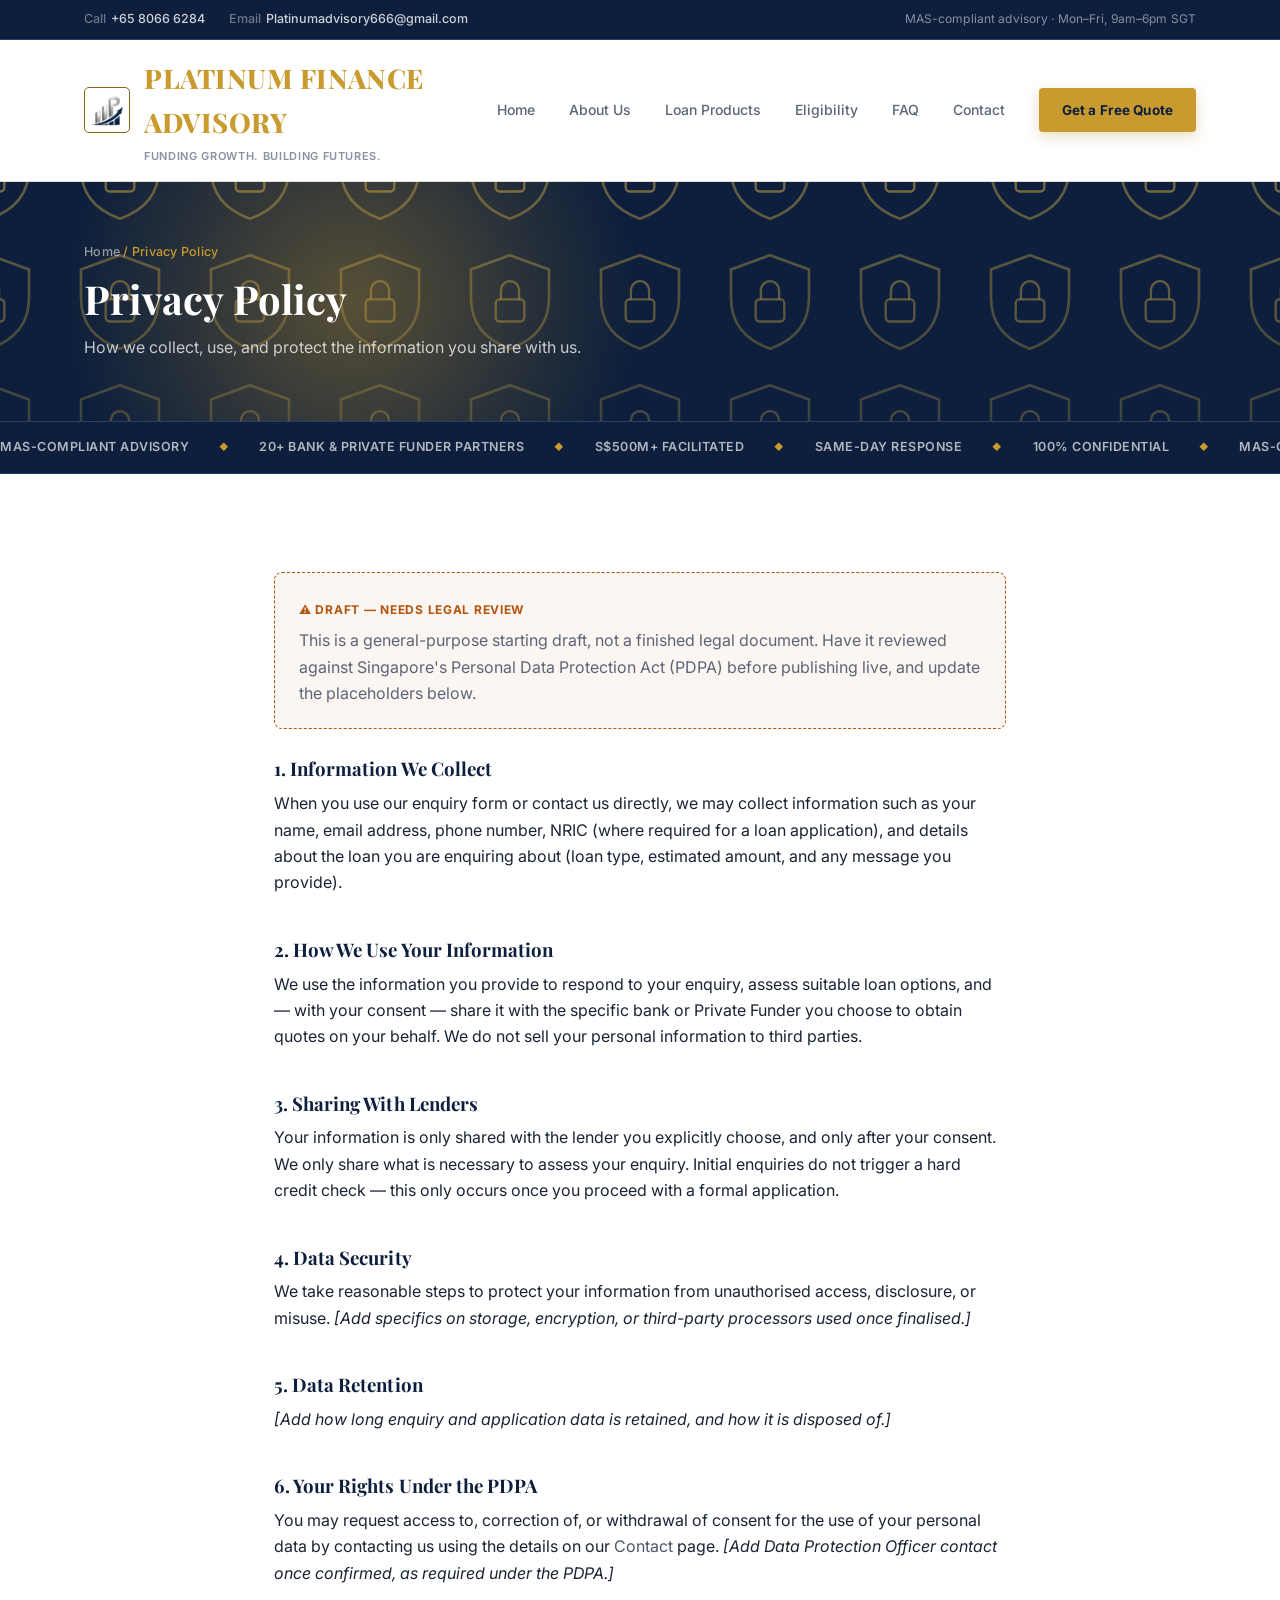
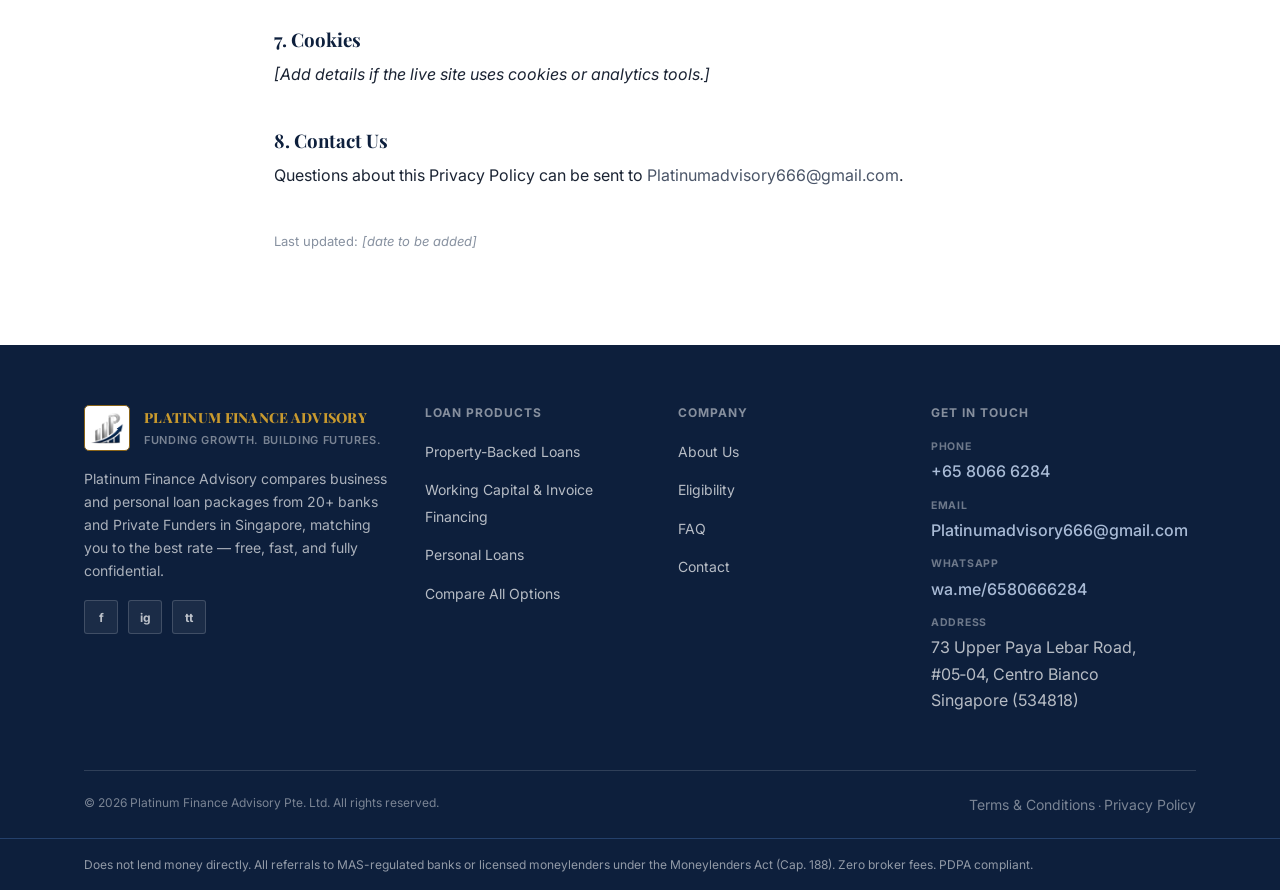
<file: privacy.html>
<!doctype html>
<html lang="en">
<head>
<meta charset="UTF-8">
<meta name="viewport" content="width=device-width, initial-scale=1.0">
<title>Privacy Policy | Platinum Finance Advisory</title>
<meta name="description" content="How Platinum Finance Advisory collects, uses, and protects your personal information, in line with Singapore's PDPA.">
<link rel="icon" type="image/png" href="assets/logos/favicon.png">
<link rel="stylesheet" href="css/styles.css?v=41">
</head>
<body>

<div class="top-bar">
  <div class="container top-bar-inner">
    <div class="top-bar-contact">
      <a href="tel:+6580666284"><span class="label">Call</span>+65 8066 6284</a>
      <a href="mailto:Platinumadvisory666@gmail.com"><span class="label">Email</span>Platinumadvisory666@gmail.com</a>
    </div>
    <div class="top-bar-note">MAS-compliant advisory · Mon–Fri, 9am–6pm SGT</div>
  </div>
</div>

<header class="site-header">
  <div class="nav-bar">
    <a href="index.html" class="brand">
      <img src="assets/logos/icon.png" alt="Platinum Finance Advisory" class="mark mark--glow mark-logo">
      <span><span class="brand-name--glow">Platinum Finance Advisory</span><span class="tagline">Funding Growth. Building Futures.</span></span>
    </a>
    <nav class="nav-links">
      <a href="index.html">Home</a>
      <a href="about.html">About Us</a>
      <a href="products.html">Loan Products</a>
      <a href="eligibility.html">Eligibility</a>
      <a href="faq.html">FAQ</a>
      <a href="contact.html">Contact</a>
      <a href="contact.html#quote-form" class="btn btn-primary nav-cta-mobile">Get a Free Quote</a>
    </nav>
    <div class="nav-actions">
      <a href="contact.html#quote-form" class="btn btn-primary nav-cta">Get a Free Quote</a>
    </div>
    <button class="nav-toggle" aria-label="Toggle menu" aria-expanded="false"></button>
  </div>
</header>

<section class="page-hero page-hero--themed page-hero--privacy">
  <div class="container">
    <div class="breadcrumb"><a href="index.html">Home</a> / Privacy Policy</div>
    <h1>Privacy Policy</h1>
    <p>How we collect, use, and protect the information you share with us.</p>
  </div>
</section>

<div class="trust-ticker" aria-hidden="true">
  <div class="trust-ticker__track">
    <span>MAS-Compliant Advisory</span><span class="ticker-dot">◆</span>
    <span>20+ Bank &amp; Private Funder Partners</span><span class="ticker-dot">◆</span>
    <span>S$500M+ Facilitated</span><span class="ticker-dot">◆</span>
    <span>Same-Day Response</span><span class="ticker-dot">◆</span>
    <span>100% Confidential</span><span class="ticker-dot">◆</span>
    <span>MAS-Compliant Advisory</span><span class="ticker-dot">◆</span>
    <span>20+ Bank &amp; Private Funder Partners</span><span class="ticker-dot">◆</span>
    <span>S$500M+ Facilitated</span><span class="ticker-dot">◆</span>
    <span>Same-Day Response</span><span class="ticker-dot">◆</span>
    <span>100% Confidential</span><span class="ticker-dot">◆</span>
  </div>
</div>

<section class="section">
  <div class="container" style="max-width:780px;">
    <div class="pending">
      <span class="pending-label">⚠ Draft — Needs Legal Review</span>
      <p>This is a general-purpose starting draft, not a finished legal document. Have it reviewed against Singapore's Personal Data Protection Act (PDPA) before publishing live, and update the placeholders below.</p>
    </div>

    <div class="stack" style="margin-top:28px;gap:26px;">
      <div>
        <h3>1. Information We Collect</h3>
        <p>When you use our enquiry form or contact us directly, we may collect information such as your name, email address, phone number, NRIC (where required for a loan application), and details about the loan you are enquiring about (loan type, estimated amount, and any message you provide).</p>
      </div>
      <div>
        <h3>2. How We Use Your Information</h3>
        <p>We use the information you provide to respond to your enquiry, assess suitable loan options, and — with your consent — share it with the specific bank or Private Funder you choose to obtain quotes on your behalf. We do not sell your personal information to third parties.</p>
      </div>
      <div>
        <h3>3. Sharing With Lenders</h3>
        <p>Your information is only shared with the lender you explicitly choose, and only after your consent. We only share what is necessary to assess your enquiry. Initial enquiries do not trigger a hard credit check — this only occurs once you proceed with a formal application.</p>
      </div>
      <div>
        <h3>4. Data Security</h3>
        <p>We take reasonable steps to protect your information from unauthorised access, disclosure, or misuse. <em>[Add specifics on storage, encryption, or third-party processors used once finalised.]</em></p>
      </div>
      <div>
        <h3>5. Data Retention</h3>
        <p><em>[Add how long enquiry and application data is retained, and how it is disposed of.]</em></p>
      </div>
      <div>
        <h3>6. Your Rights Under the PDPA</h3>
        <p>You may request access to, correction of, or withdrawal of consent for the use of your personal data by contacting us using the details on our <a href="contact.html" style="color:var(--platinum);">Contact</a> page. <em>[Add Data Protection Officer contact once confirmed, as required under the PDPA.]</em></p>
      </div>
      <div>
        <h3>7. Cookies</h3>
        <p><em>[Add details if the live site uses cookies or analytics tools.]</em></p>
      </div>
      <div>
        <h3>8. Contact Us</h3>
        <p>Questions about this Privacy Policy can be sent to <span style="color:var(--platinum);">Platinumadvisory666@gmail.com</span>.</p>
      </div>
      <div>
        <p style="color:var(--text-faint);font-size:13px;">Last updated: <em>[date to be added]</em></p>
      </div>
    </div>
  </div>
</section>

<footer class="site-footer">
  <div class="container">
    <div class="footer-grid">
      <div>
        <a href="index.html" class="brand">
          <img src="assets/logos/icon.png" alt="Platinum Finance Advisory" class="mark mark-logo">
          <span>Platinum Finance Advisory<span class="tagline">Funding Growth. Building Futures.</span></span>
        </a>
        <p class="about-blurb">Platinum Finance Advisory compares business and personal loan packages from 20+ banks and Private Funders in Singapore, matching you to the best rate — free, fast, and fully confidential.</p>
        <div class="social-row">
          <a href="#" aria-label="Facebook" target="_blank" rel="noopener">f</a>
          <a href="#" aria-label="Instagram" target="_blank" rel="noopener">ig</a>
          <a href="#" aria-label="TikTok" target="_blank" rel="noopener">tt</a>
        </div>
      </div>
      <div>
        <h4>Loan Products</h4>
        <ul>
          <li><a href="property-loans.html">Property-Backed Loans</a></li>
          <li><a href="working-capital-financing.html">Working Capital & Invoice Financing</a></li>
          <li><a href="personal-loans.html">Personal Loans</a></li>
          <li><a href="products.html">Compare All Options</a></li>
        </ul>
      </div>
      <div>
        <h4>Company</h4>
        <ul>
          <li><a href="about.html">About Us</a></li>
          <li><a href="eligibility.html">Eligibility</a></li>
          <li><a href="faq.html">FAQ</a></li>
          <li><a href="contact.html">Contact</a></li>
        </ul>
      </div>
      <div>
        <h4>Get in Touch</h4>
        <ul>
          <li><span class="footer-label">Phone</span><span class="contact-value">+65 8066 6284</span></li>
          <li><span class="footer-label">Email</span><span class="contact-value">Platinumadvisory666@gmail.com</span></li>
          <li><span class="footer-label">WhatsApp</span><span class="contact-value">wa.me/6580666284</span></li>
          <li><span class="footer-label">Address</span>73 Upper Paya Lebar Road, #05‑04,&nbsp;Centro Bianco<br>Singapore (534818)</li>
        </ul>
      </div>
    </div>
    <div class="footer-bottom">
      <span>© 2026 Platinum Finance Advisory Pte. Ltd. All rights reserved.</span>
      <span><a href="terms.html">Terms &amp; Conditions</a> · <a href="privacy.html">Privacy Policy</a></span>
    </div>
  </div>
  <div class="disclaimer-bar">
    <div class="container">
      <p>Does not lend money directly. All referrals to MAS-regulated banks or licensed moneylenders under the Moneylenders Act (Cap. 188). Zero broker fees. PDPA compliant.</p>
    </div>
  </div>
</footer>

<script src="js/main.js"></script>
</body>
</html>
</file>
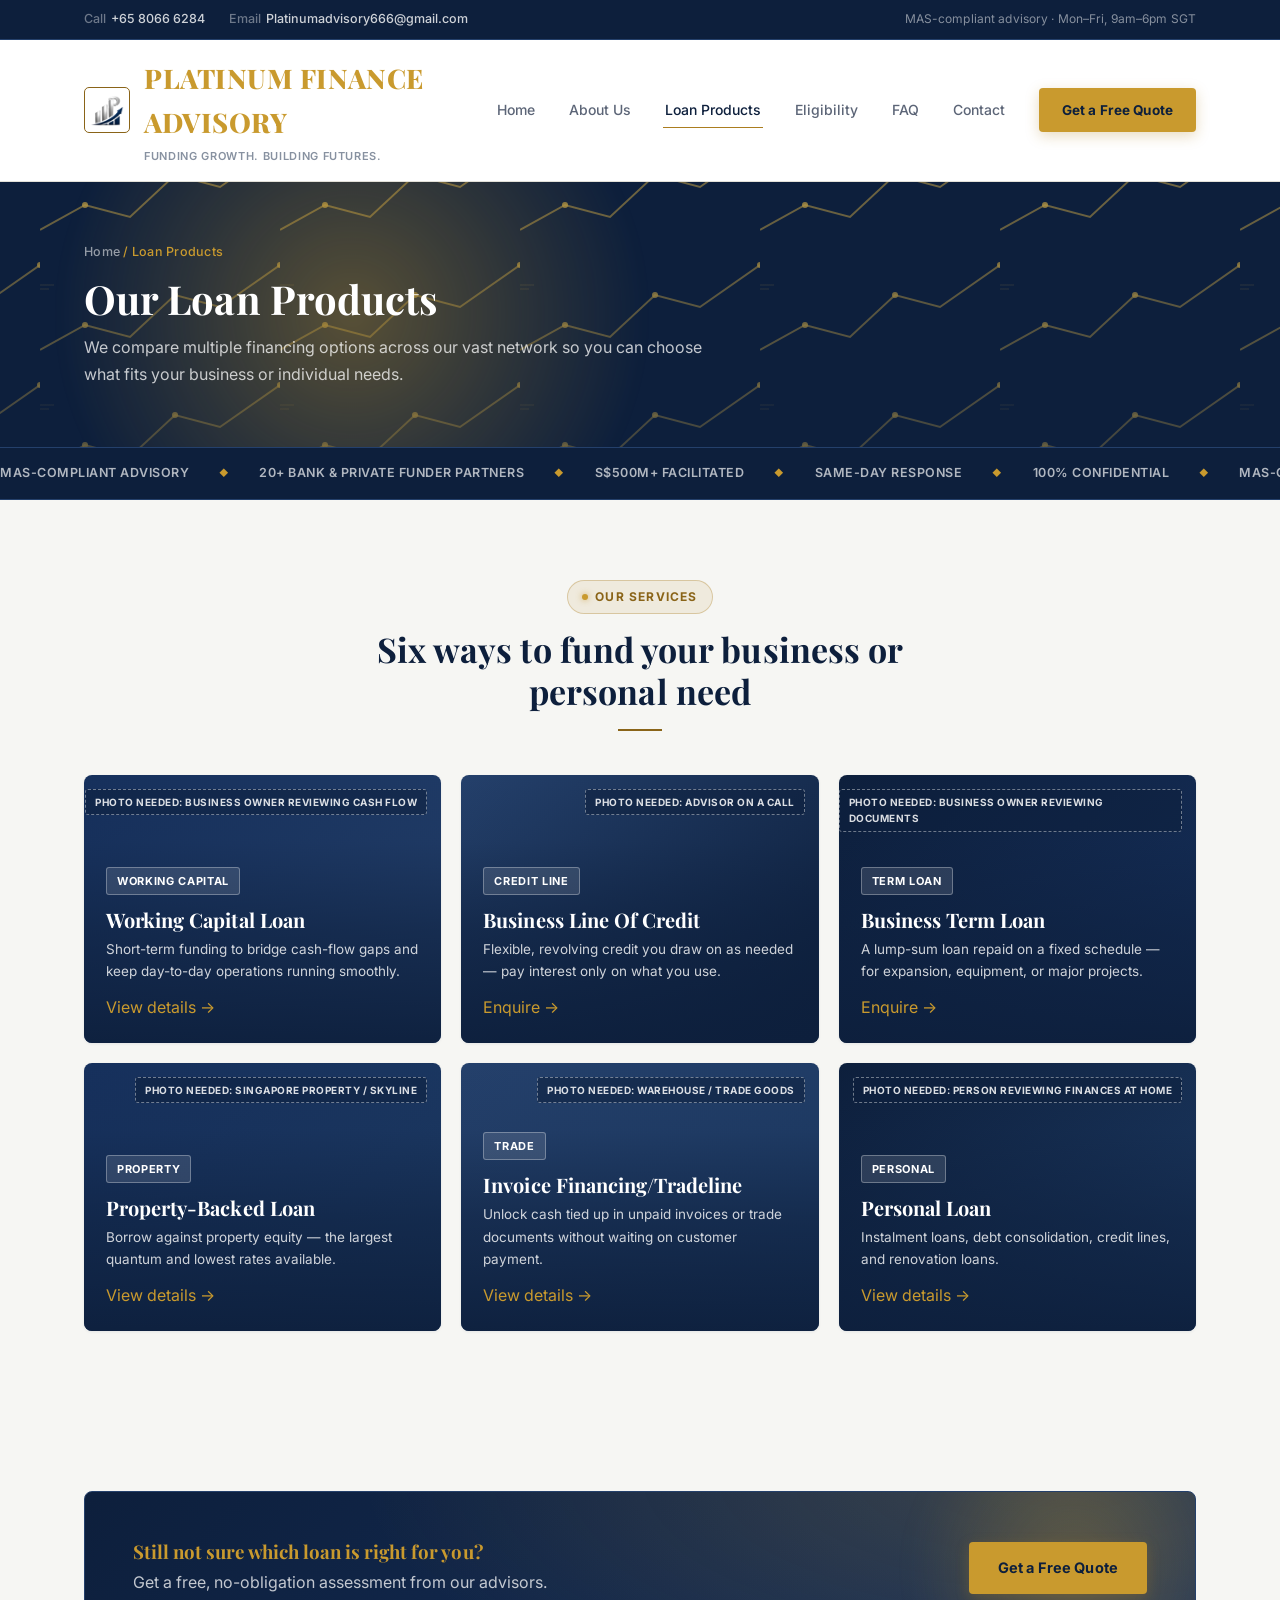
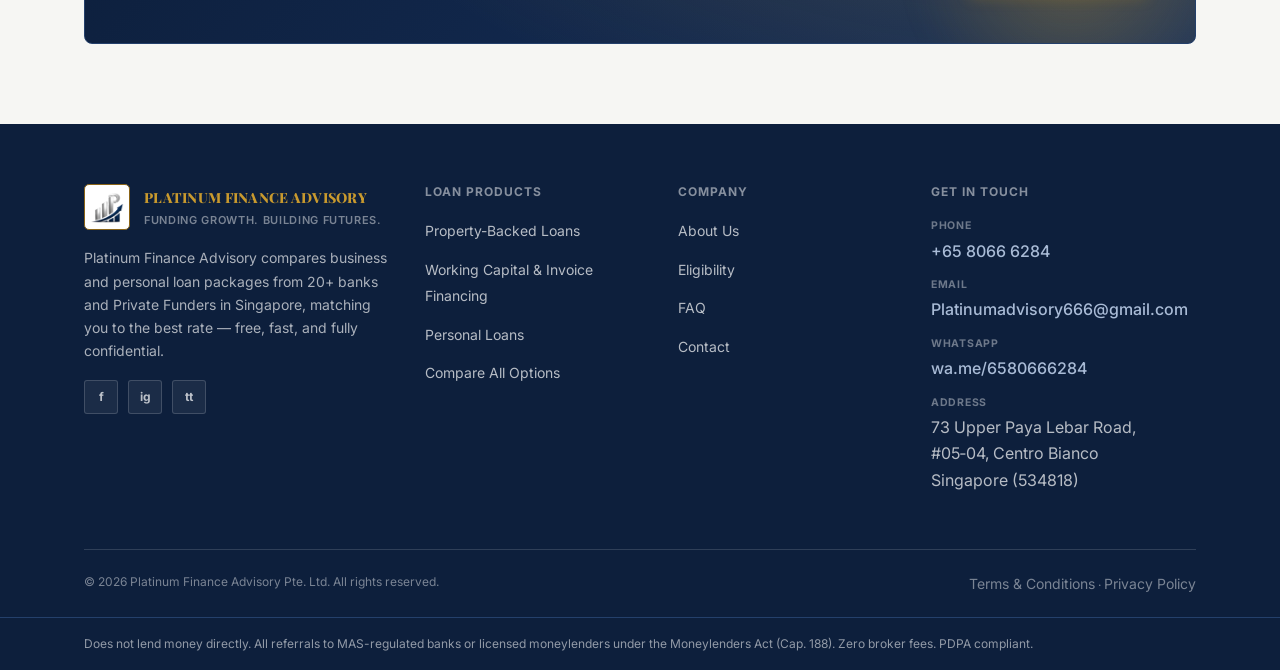
<file: products.html>
<!doctype html>
<html lang="en">
<head>
<meta charset="UTF-8">
<meta name="viewport" content="width=device-width, initial-scale=1.0">
<title>Loan Products | Platinum Finance Advisory</title>
<meta name="description" content="Compare bank business loans, Private Funder loans, property-backed loans, working capital financing, and personal loans through Platinum Finance Advisory's lender network.">
<link rel="icon" type="image/png" href="assets/logos/favicon.png">
<link rel="stylesheet" href="css/styles.css?v=41">
</head>
<body>

<div class="top-bar">
  <div class="container top-bar-inner">
    <div class="top-bar-contact">
      <a href="tel:+6580666284"><span class="label">Call</span>+65 8066 6284</a>
      <a href="mailto:Platinumadvisory666@gmail.com"><span class="label">Email</span>Platinumadvisory666@gmail.com</a>
    </div>
    <div class="top-bar-note">MAS-compliant advisory · Mon–Fri, 9am–6pm SGT</div>
  </div>
</div>

<header class="site-header">
  <div class="nav-bar">
    <a href="index.html" class="brand">
      <img src="assets/logos/icon.png" alt="Platinum Finance Advisory" class="mark mark--glow mark-logo">
      <span><span class="brand-name--glow">Platinum Finance Advisory</span><span class="tagline">Funding Growth. Building Futures.</span></span>
    </a>
    <nav class="nav-links">
      <a href="index.html">Home</a>
      <a href="about.html">About Us</a>
      <a href="products.html" class="active">Loan Products</a>
      <a href="eligibility.html">Eligibility</a>
      <a href="faq.html">FAQ</a>
      <a href="contact.html">Contact</a>
      <a href="contact.html#quote-form" class="btn btn-primary nav-cta-mobile">Get a Free Quote</a>
    </nav>
    <div class="nav-actions">
      <a href="contact.html#quote-form" class="btn btn-primary nav-cta">Get a Free Quote</a>
    </div>
    <button class="nav-toggle" aria-label="Toggle menu" aria-expanded="false"></button>
  </div>
</header>

<section class="page-hero page-hero--loans">
  <div class="container">
    <div class="breadcrumb"><a href="index.html">Home</a> / Loan Products</div>
    <h1>Our Loan Products</h1>
    <p>We compare multiple financing options across our vast network so you can choose what fits your business or individual needs.</p>
  </div>
</section>

<div class="trust-ticker" aria-hidden="true">
  <div class="trust-ticker__track">
    <span>MAS-Compliant Advisory</span><span class="ticker-dot">◆</span>
    <span>20+ Bank &amp; Private Funder Partners</span><span class="ticker-dot">◆</span>
    <span>S$500M+ Facilitated</span><span class="ticker-dot">◆</span>
    <span>Same-Day Response</span><span class="ticker-dot">◆</span>
    <span>100% Confidential</span><span class="ticker-dot">◆</span>
    <span>MAS-Compliant Advisory</span><span class="ticker-dot">◆</span>
    <span>20+ Bank &amp; Private Funder Partners</span><span class="ticker-dot">◆</span>
    <span>S$500M+ Facilitated</span><span class="ticker-dot">◆</span>
    <span>Same-Day Response</span><span class="ticker-dot">◆</span>
    <span>100% Confidential</span><span class="ticker-dot">◆</span>
  </div>
</div>

<section class="section section--alt">
  <div class="container">
    <div class="section-head">
      <span class="eyebrow">Our Services</span>
      <h2>Six ways to fund your business or personal need</h2>
    </div>
    <div class="service-grid">
      <a href="working-capital-financing.html" class="service-card ph-1">
        <span class="service-photo-tag">Photo needed: business owner reviewing cash flow</span>
        <div class="service-content">
          <span class="tag tag--secured" style="background:rgba(255,255,255,.12);border-color:rgba(255,255,255,.3);color:#fff;">Working Capital</span>
          <h3>Working Capital Loan</h3>
          <p>Short-term funding to bridge cash-flow gaps and keep day-to-day operations running smoothly.</p>
          <span class="card-link">View details →</span>
        </div>
      </a>
      <a href="contact.html#quote-form" class="service-card ph-2">
        <span class="service-photo-tag">Photo needed: advisor on a call</span>
        <div class="service-content">
          <span class="tag tag--unsecured" style="background:rgba(255,255,255,.12);border-color:rgba(255,255,255,.3);color:#fff;">Credit Line</span>
          <h3>Business Line Of Credit</h3>
          <p>Flexible, revolving credit you draw on as needed — pay interest only on what you use.</p>
          <span class="card-link">Enquire →</span>
        </div>
      </a>
      <a href="contact.html#quote-form" class="service-card ph-3">
        <span class="service-photo-tag">Photo needed: business owner reviewing documents</span>
        <div class="service-content">
          <span class="tag tag--secured" style="background:rgba(255,255,255,.12);border-color:rgba(255,255,255,.3);color:#fff;">Term Loan</span>
          <h3>Business Term Loan</h3>
          <p>A lump-sum loan repaid on a fixed schedule — for expansion, equipment, or major projects.</p>
          <span class="card-link">Enquire →</span>
        </div>
      </a>
      <a href="property-loans.html" class="service-card ph-4">
        <span class="service-photo-tag">Photo needed: Singapore property / skyline</span>
        <div class="service-content">
          <span class="tag tag--secured" style="background:rgba(255,255,255,.12);border-color:rgba(255,255,255,.3);color:#fff;">Property</span>
          <h3>Property-Backed Loan</h3>
          <p>Borrow against property equity — the largest quantum and lowest rates available.</p>
          <span class="card-link">View details →</span>
        </div>
      </a>
      <a href="working-capital-financing.html" class="service-card ph-5">
        <span class="service-photo-tag">Photo needed: warehouse / trade goods</span>
        <div class="service-content">
          <span class="tag tag--secured" style="background:rgba(255,255,255,.12);border-color:rgba(255,255,255,.3);color:#fff;">Trade</span>
          <h3>Invoice Financing/Tradeline</h3>
          <p>Unlock cash tied up in unpaid invoices or trade documents without waiting on customer payment.</p>
          <span class="card-link">View details →</span>
        </div>
      </a>
      <a href="personal-loans.html" class="service-card ph-6">
        <span class="service-photo-tag">Photo needed: person reviewing finances at home</span>
        <div class="service-content">
          <span class="tag tag--unsecured" style="background:rgba(255,255,255,.12);border-color:rgba(255,255,255,.3);color:#fff;">Personal</span>
          <h3>Personal Loan</h3>
          <p>Instalment loans, debt consolidation, credit lines, and renovation loans.</p>
          <span class="card-link">View details →</span>
        </div>
      </a>
    </div>
  </div>
</section>

<section class="section section--alt">
  <div class="container">
    <div class="cta-banner">
      <div>
        <h3>Still not sure which loan is right for you?</h3>
        <p>Get a free, no-obligation assessment from our advisors.</p>
      </div>
      <a href="contact.html#quote-form" class="btn btn-primary">Get a Free Quote</a>
    </div>
  </div>
</section>

<footer class="site-footer">
  <div class="container">
    <div class="footer-grid">
      <div>
        <a href="index.html" class="brand">
          <img src="assets/logos/icon.png" alt="Platinum Finance Advisory" class="mark mark-logo">
          <span>Platinum Finance Advisory<span class="tagline">Funding Growth. Building Futures.</span></span>
        </a>
        <p class="about-blurb">Platinum Finance Advisory compares business and personal loan packages from 20+ banks and Private Funders in Singapore, matching you to the best rate — free, fast, and fully confidential.</p>
        <div class="social-row">
          <a href="#" aria-label="Facebook" target="_blank" rel="noopener">f</a>
          <a href="#" aria-label="Instagram" target="_blank" rel="noopener">ig</a>
          <a href="#" aria-label="TikTok" target="_blank" rel="noopener">tt</a>
        </div>
      </div>
      <div>
        <h4>Loan Products</h4>
        <ul>
          <li><a href="property-loans.html">Property-Backed Loans</a></li>
          <li><a href="working-capital-financing.html">Working Capital & Invoice Financing</a></li>
          <li><a href="personal-loans.html">Personal Loans</a></li>
          <li><a href="products.html">Compare All Options</a></li>
        </ul>
      </div>
      <div>
        <h4>Company</h4>
        <ul>
          <li><a href="about.html">About Us</a></li>
          <li><a href="eligibility.html">Eligibility</a></li>
          <li><a href="faq.html">FAQ</a></li>
          <li><a href="contact.html">Contact</a></li>
        </ul>
      </div>
      <div>
        <h4>Get in Touch</h4>
        <ul>
          <li><span class="footer-label">Phone</span><span class="contact-value">+65 8066 6284</span></li>
          <li><span class="footer-label">Email</span><span class="contact-value">Platinumadvisory666@gmail.com</span></li>
          <li><span class="footer-label">WhatsApp</span><span class="contact-value">wa.me/6580666284</span></li>
          <li><span class="footer-label">Address</span>73 Upper Paya Lebar Road, #05‑04,&nbsp;Centro Bianco<br>Singapore (534818)</li>
        </ul>
      </div>
    </div>
    <div class="footer-bottom">
      <span>© 2026 Platinum Finance Advisory Pte. Ltd. All rights reserved.</span>
      <span><a href="terms.html">Terms &amp; Conditions</a> · <a href="privacy.html">Privacy Policy</a></span>
    </div>
  </div>
  <div class="disclaimer-bar">
    <div class="container">
      <p>Does not lend money directly. All referrals to MAS-regulated banks or licensed moneylenders under the Moneylenders Act (Cap. 188). Zero broker fees. PDPA compliant.</p>
    </div>
  </div>
</footer>

<script src="js/main.js"></script>
</body>
</html>
</file>
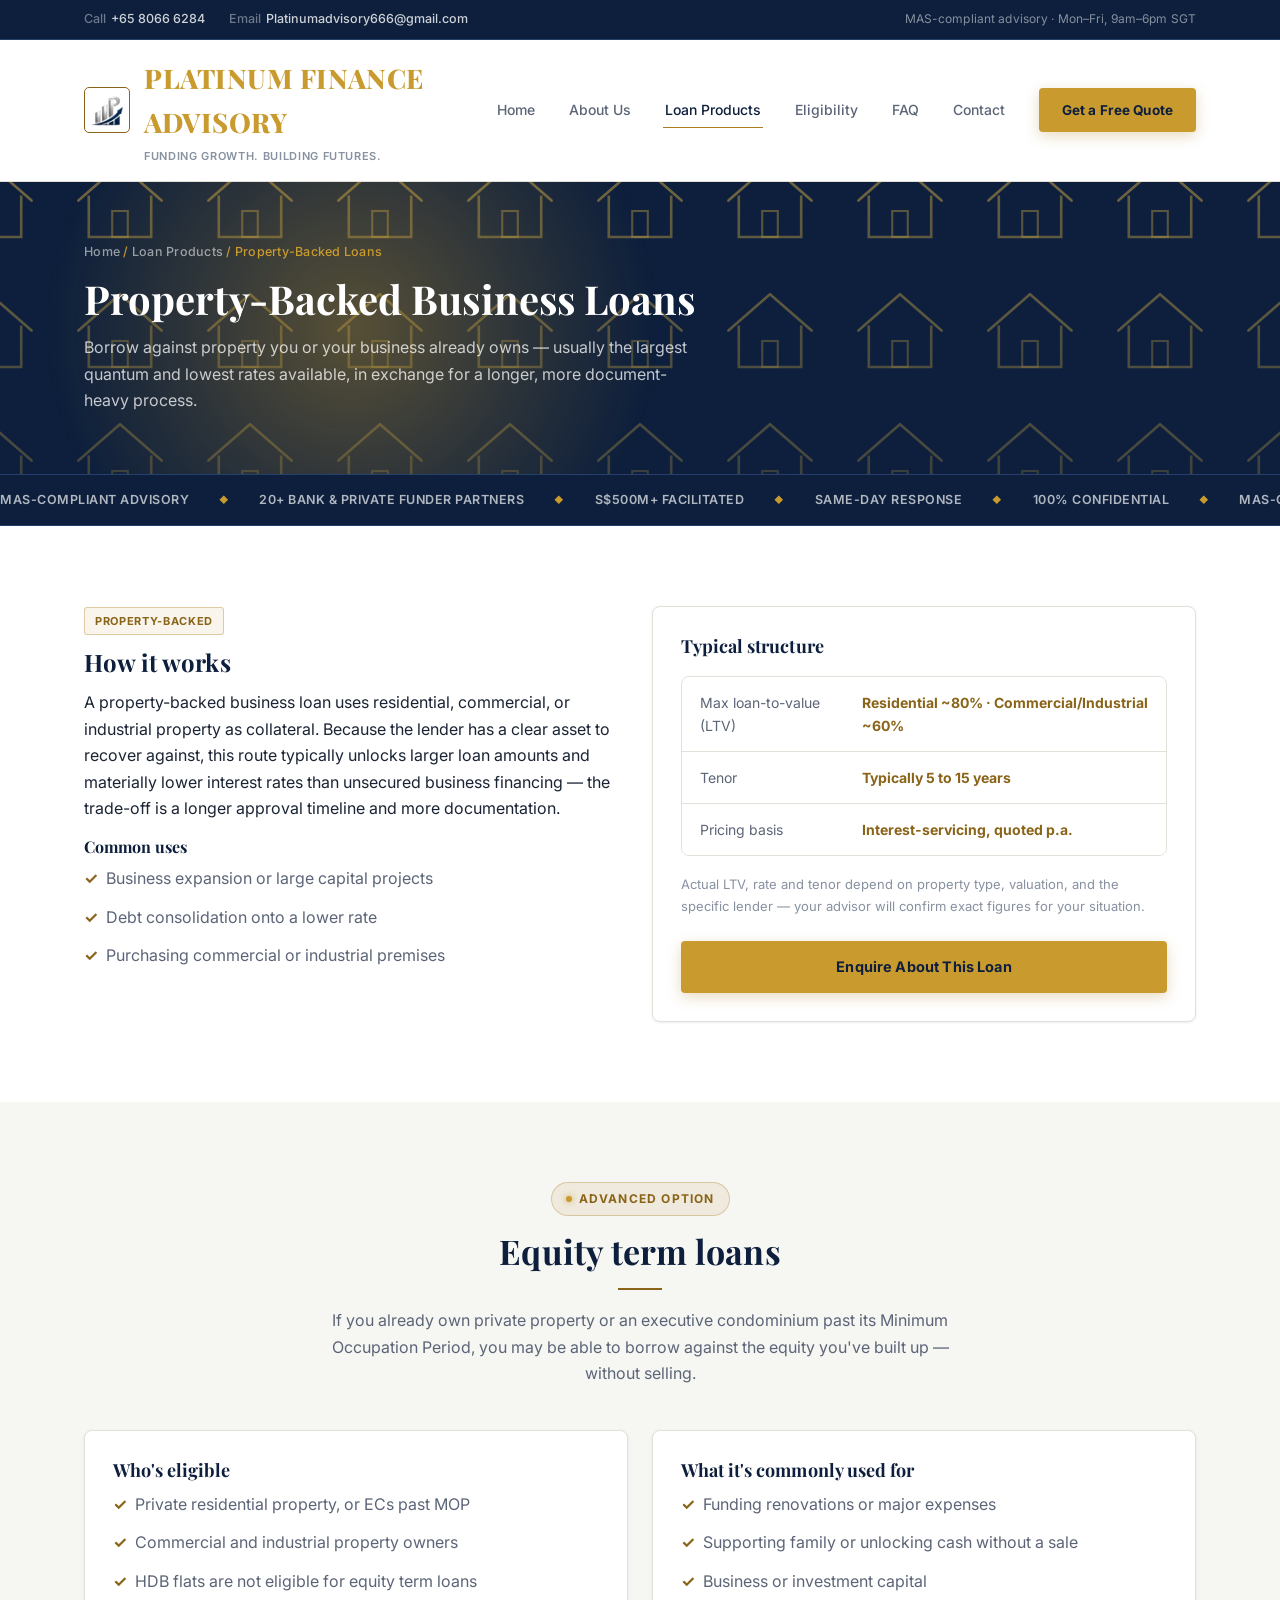
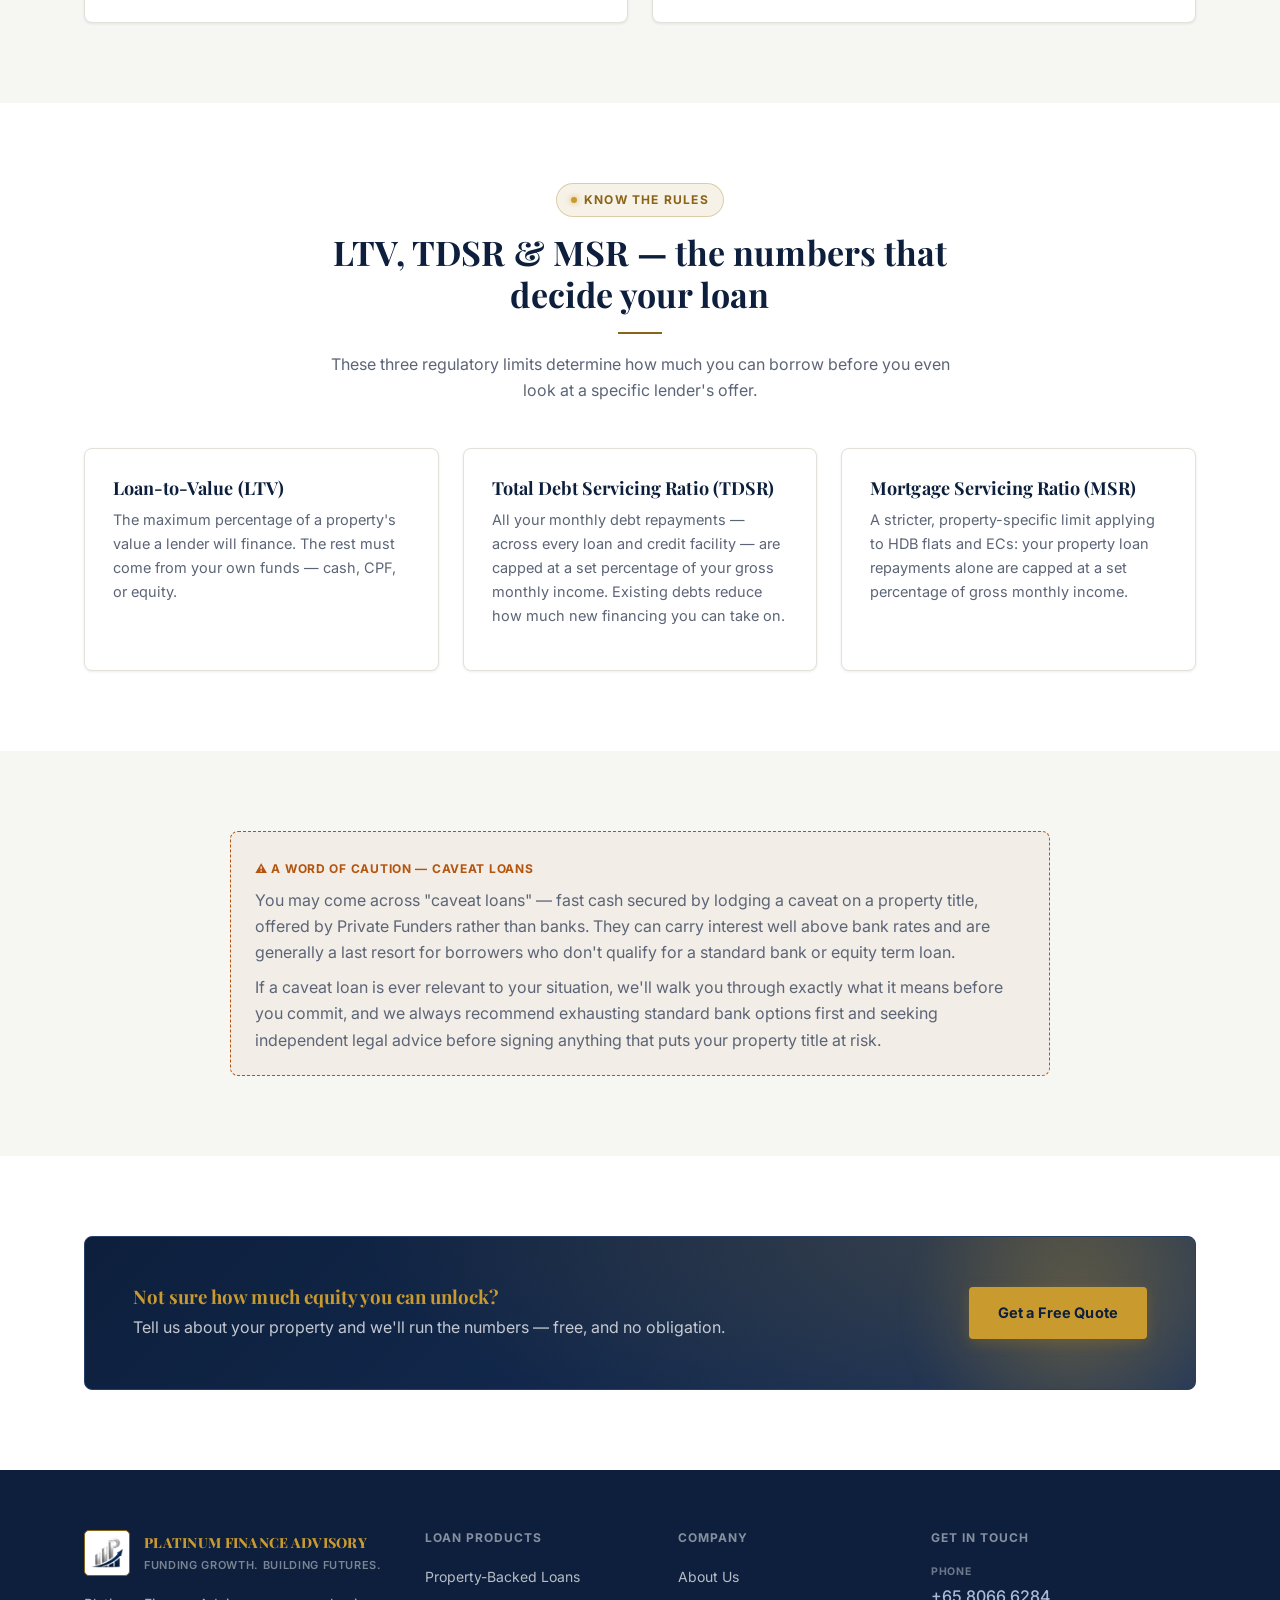
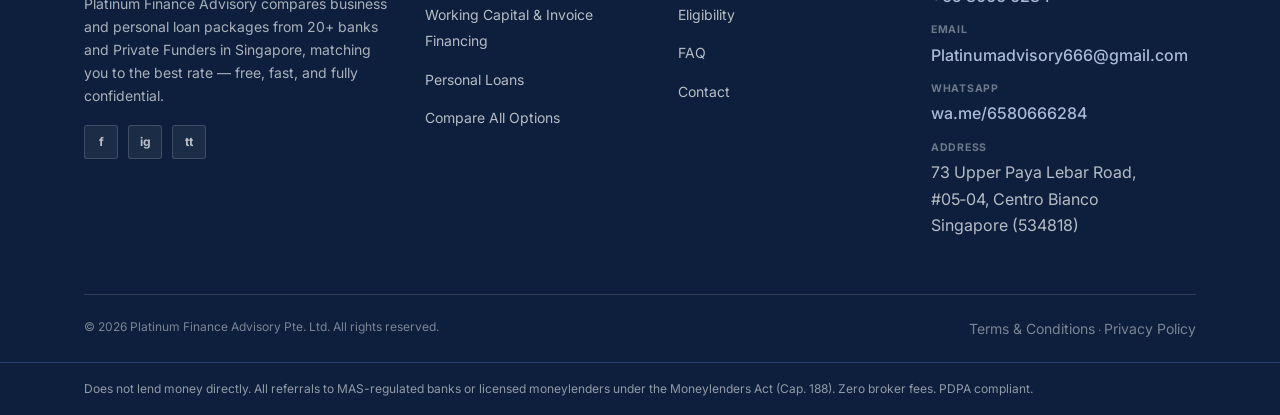
<file: property-loans.html>
<!doctype html>
<html lang="en">
<head>
<meta charset="UTF-8">
<meta name="viewport" content="width=device-width, initial-scale=1.0">
<title>Property-Backed Business Loans | Platinum Finance Advisory</title>
<meta name="description" content="Property-backed business loans and equity term loans in Singapore, explained — LTV, TDSR, MSR, and how to borrow against property equity.">
<link rel="icon" type="image/png" href="assets/logos/favicon.png">
<link rel="stylesheet" href="css/styles.css?v=41">
</head>
<body>

<div class="top-bar">
  <div class="container top-bar-inner">
    <div class="top-bar-contact">
      <a href="tel:+6580666284"><span class="label">Call</span>+65 8066 6284</a>
      <a href="mailto:Platinumadvisory666@gmail.com"><span class="label">Email</span>Platinumadvisory666@gmail.com</a>
    </div>
    <div class="top-bar-note">MAS-compliant advisory · Mon–Fri, 9am–6pm SGT</div>
  </div>
</div>

<header class="site-header">
  <div class="nav-bar">
    <a href="index.html" class="brand">
      <img src="assets/logos/icon.png" alt="Platinum Finance Advisory" class="mark mark--glow mark-logo">
      <span><span class="brand-name--glow">Platinum Finance Advisory</span><span class="tagline">Funding Growth. Building Futures.</span></span>
    </a>
    <nav class="nav-links">
      <a href="index.html">Home</a>
      <a href="about.html">About Us</a>
      <a href="products.html" class="active">Loan Products</a>
      <a href="eligibility.html">Eligibility</a>
      <a href="faq.html">FAQ</a>
      <a href="contact.html">Contact</a>
      <a href="contact.html#quote-form" class="btn btn-primary nav-cta-mobile">Get a Free Quote</a>
    </nav>
    <div class="nav-actions">
      <a href="contact.html#quote-form" class="btn btn-primary nav-cta">Get a Free Quote</a>
    </div>
    <button class="nav-toggle" aria-label="Toggle menu" aria-expanded="false"></button>
  </div>
</header>

<section class="page-hero page-hero--themed page-hero--property">
  <div class="container">
    <div class="breadcrumb"><a href="index.html">Home</a> / <a href="products.html">Loan Products</a> / Property-Backed Loans</div>
    <h1>Property-Backed Business Loans</h1>
    <p>Borrow against property you or your business already owns — usually the largest quantum and lowest rates available, in exchange for a longer, more document-heavy process.</p>
  </div>
</section>

<div class="trust-ticker" aria-hidden="true">
  <div class="trust-ticker__track">
    <span>MAS-Compliant Advisory</span><span class="ticker-dot">◆</span>
    <span>20+ Bank &amp; Private Funder Partners</span><span class="ticker-dot">◆</span>
    <span>S$500M+ Facilitated</span><span class="ticker-dot">◆</span>
    <span>Same-Day Response</span><span class="ticker-dot">◆</span>
    <span>100% Confidential</span><span class="ticker-dot">◆</span>
    <span>MAS-Compliant Advisory</span><span class="ticker-dot">◆</span>
    <span>20+ Bank &amp; Private Funder Partners</span><span class="ticker-dot">◆</span>
    <span>S$500M+ Facilitated</span><span class="ticker-dot">◆</span>
    <span>Same-Day Response</span><span class="ticker-dot">◆</span>
    <span>100% Confidential</span><span class="ticker-dot">◆</span>
  </div>
</div>

<section class="section">
  <div class="container">
    <div class="grid grid-2" style="align-items:start;">
      <div>
        <span class="tag tag--secured">Property-Backed</span>
        <h2>How it works</h2>
        <p>A property-backed business loan uses residential, commercial, or industrial property as collateral. Because the lender has a clear asset to recover against, this route typically unlocks larger loan amounts and materially lower interest rates than unsecured business financing — the trade-off is a longer approval timeline and more documentation.</p>
        <h4>Common uses</h4>
        <ul class="stack check-list">
          <li>Business expansion or large capital projects</li>
          <li>Debt consolidation onto a lower rate</li>
          <li>Purchasing commercial or industrial premises</li>
        </ul>
      </div>
      <div class="card">
        <h3>Typical structure</h3>
        <div class="stat-rows">
          <div><span class="label">Max loan-to-value (LTV)</span><span class="value">Residential ~80% · Commercial/Industrial ~60%</span></div>
          <div><span class="label">Tenor</span><span class="value">Typically 5 to 15 years</span></div>
          <div><span class="label">Pricing basis</span><span class="value">Interest-servicing, quoted p.a.</span></div>
        </div>
        <p style="font-size:13px;color:var(--text-faint);margin-top:10px;">Actual LTV, rate and tenor depend on property type, valuation, and the specific lender — your advisor will confirm exact figures for your situation.</p>
        <a href="contact.html#quote-form" class="btn btn-primary btn-block" style="margin-top:10px;">Enquire About This Loan</a>
      </div>
    </div>
  </div>
</section>

<section class="section section--alt">
  <div class="container">
    <div class="section-head">
      <span class="eyebrow">Advanced Option</span>
      <h2>Equity term loans</h2>
      <p>If you already own private property or an executive condominium past its Minimum Occupation Period, you may be able to borrow against the equity you've built up — without selling.</p>
    </div>
    <div class="grid grid-2">
      <div class="card">
        <h3>Who's eligible</h3>
        <ul class="stack check-list">
          <li>Private residential property, or ECs past MOP</li>
          <li>Commercial and industrial property owners</li>
          <li>HDB flats are not eligible for equity term loans</li>
        </ul>
      </div>
      <div class="card">
        <h3>What it's commonly used for</h3>
        <ul class="stack check-list">
          <li>Funding renovations or major expenses</li>
          <li>Supporting family or unlocking cash without a sale</li>
          <li>Business or investment capital</li>
        </ul>
      </div>
    </div>
  </div>
</section>

<section class="section">
  <div class="container">
    <div class="section-head">
      <span class="eyebrow">Know the Rules</span>
      <h2>LTV, TDSR &amp; MSR — the numbers that decide your loan</h2>
      <p>These three regulatory limits determine how much you can borrow before you even look at a specific lender's offer.</p>
    </div>
    <div class="grid grid-3">
      <div class="card">
        <h3>Loan-to-Value (LTV)</h3>
        <p>The maximum percentage of a property's value a lender will finance. The rest must come from your own funds — cash, CPF, or equity.</p>
      </div>
      <div class="card">
        <h3>Total Debt Servicing Ratio (TDSR)</h3>
        <p>All your monthly debt repayments — across every loan and credit facility — are capped at a set percentage of your gross monthly income. Existing debts reduce how much new financing you can take on.</p>
      </div>
      <div class="card">
        <h3>Mortgage Servicing Ratio (MSR)</h3>
        <p>A stricter, property-specific limit applying to HDB flats and ECs: your property loan repayments alone are capped at a set percentage of gross monthly income.</p>
      </div>
    </div>
  </div>
</section>

<section class="section section--alt">
  <div class="container">
    <div class="pending" style="max-width:820px;margin:0 auto;">
      <span class="pending-label">⚠ A Word of Caution — Caveat Loans</span>
      <p>You may come across "caveat loans" — fast cash secured by lodging a caveat on a property title, offered by Private Funders rather than banks. They can carry interest well above bank rates and are generally a last resort for borrowers who don't qualify for a standard bank or equity term loan.</p>
      <p>If a caveat loan is ever relevant to your situation, we'll walk you through exactly what it means before you commit, and we always recommend exhausting standard bank options first and seeking independent legal advice before signing anything that puts your property title at risk.</p>
    </div>
  </div>
</section>

<section class="section">
  <div class="container">
    <div class="cta-banner">
      <div>
        <h3>Not sure how much equity you can unlock?</h3>
        <p>Tell us about your property and we'll run the numbers — free, and no obligation.</p>
      </div>
      <a href="contact.html#quote-form" class="btn btn-primary">Get a Free Quote</a>
    </div>
  </div>
</section>

<footer class="site-footer">
  <div class="container">
    <div class="footer-grid">
      <div>
        <a href="index.html" class="brand">
          <img src="assets/logos/icon.png" alt="Platinum Finance Advisory" class="mark mark-logo">
          <span>Platinum Finance Advisory<span class="tagline">Funding Growth. Building Futures.</span></span>
        </a>
        <p class="about-blurb">Platinum Finance Advisory compares business and personal loan packages from 20+ banks and Private Funders in Singapore, matching you to the best rate — free, fast, and fully confidential.</p>
        <div class="social-row">
          <a href="#" aria-label="Facebook" target="_blank" rel="noopener">f</a>
          <a href="#" aria-label="Instagram" target="_blank" rel="noopener">ig</a>
          <a href="#" aria-label="TikTok" target="_blank" rel="noopener">tt</a>
        </div>
      </div>
      <div>
        <h4>Loan Products</h4>
        <ul>
          <li><a href="property-loans.html">Property-Backed Loans</a></li>
          <li><a href="working-capital-financing.html">Working Capital &amp; Invoice Financing</a></li>
          <li><a href="personal-loans.html">Personal Loans</a></li>
          <li><a href="products.html">Compare All Options</a></li>
        </ul>
      </div>
      <div>
        <h4>Company</h4>
        <ul>
          <li><a href="about.html">About Us</a></li>
          <li><a href="eligibility.html">Eligibility</a></li>
          <li><a href="faq.html">FAQ</a></li>
          <li><a href="contact.html">Contact</a></li>
        </ul>
      </div>
      <div>
        <h4>Get in Touch</h4>
        <ul>
          <li><span class="footer-label">Phone</span><span class="contact-value">+65 8066 6284</span></li>
          <li><span class="footer-label">Email</span><span class="contact-value">Platinumadvisory666@gmail.com</span></li>
          <li><span class="footer-label">WhatsApp</span><span class="contact-value">wa.me/6580666284</span></li>
          <li><span class="footer-label">Address</span>73 Upper Paya Lebar Road, #05‑04,&nbsp;Centro Bianco<br>Singapore (534818)</li>
        </ul>
      </div>
    </div>
    <div class="footer-bottom">
      <span>© 2026 Platinum Finance Advisory Pte. Ltd. All rights reserved.</span>
      <span><a href="terms.html">Terms &amp; Conditions</a> · <a href="privacy.html">Privacy Policy</a></span>
    </div>
  </div>
  <div class="disclaimer-bar">
    <div class="container">
      <p>Does not lend money directly. All referrals to MAS-regulated banks or licensed moneylenders under the Moneylenders Act (Cap. 188). Zero broker fees. PDPA compliant.</p>
    </div>
  </div>
</footer>

<script src="js/main.js"></script>
</body>
</html>
</file>
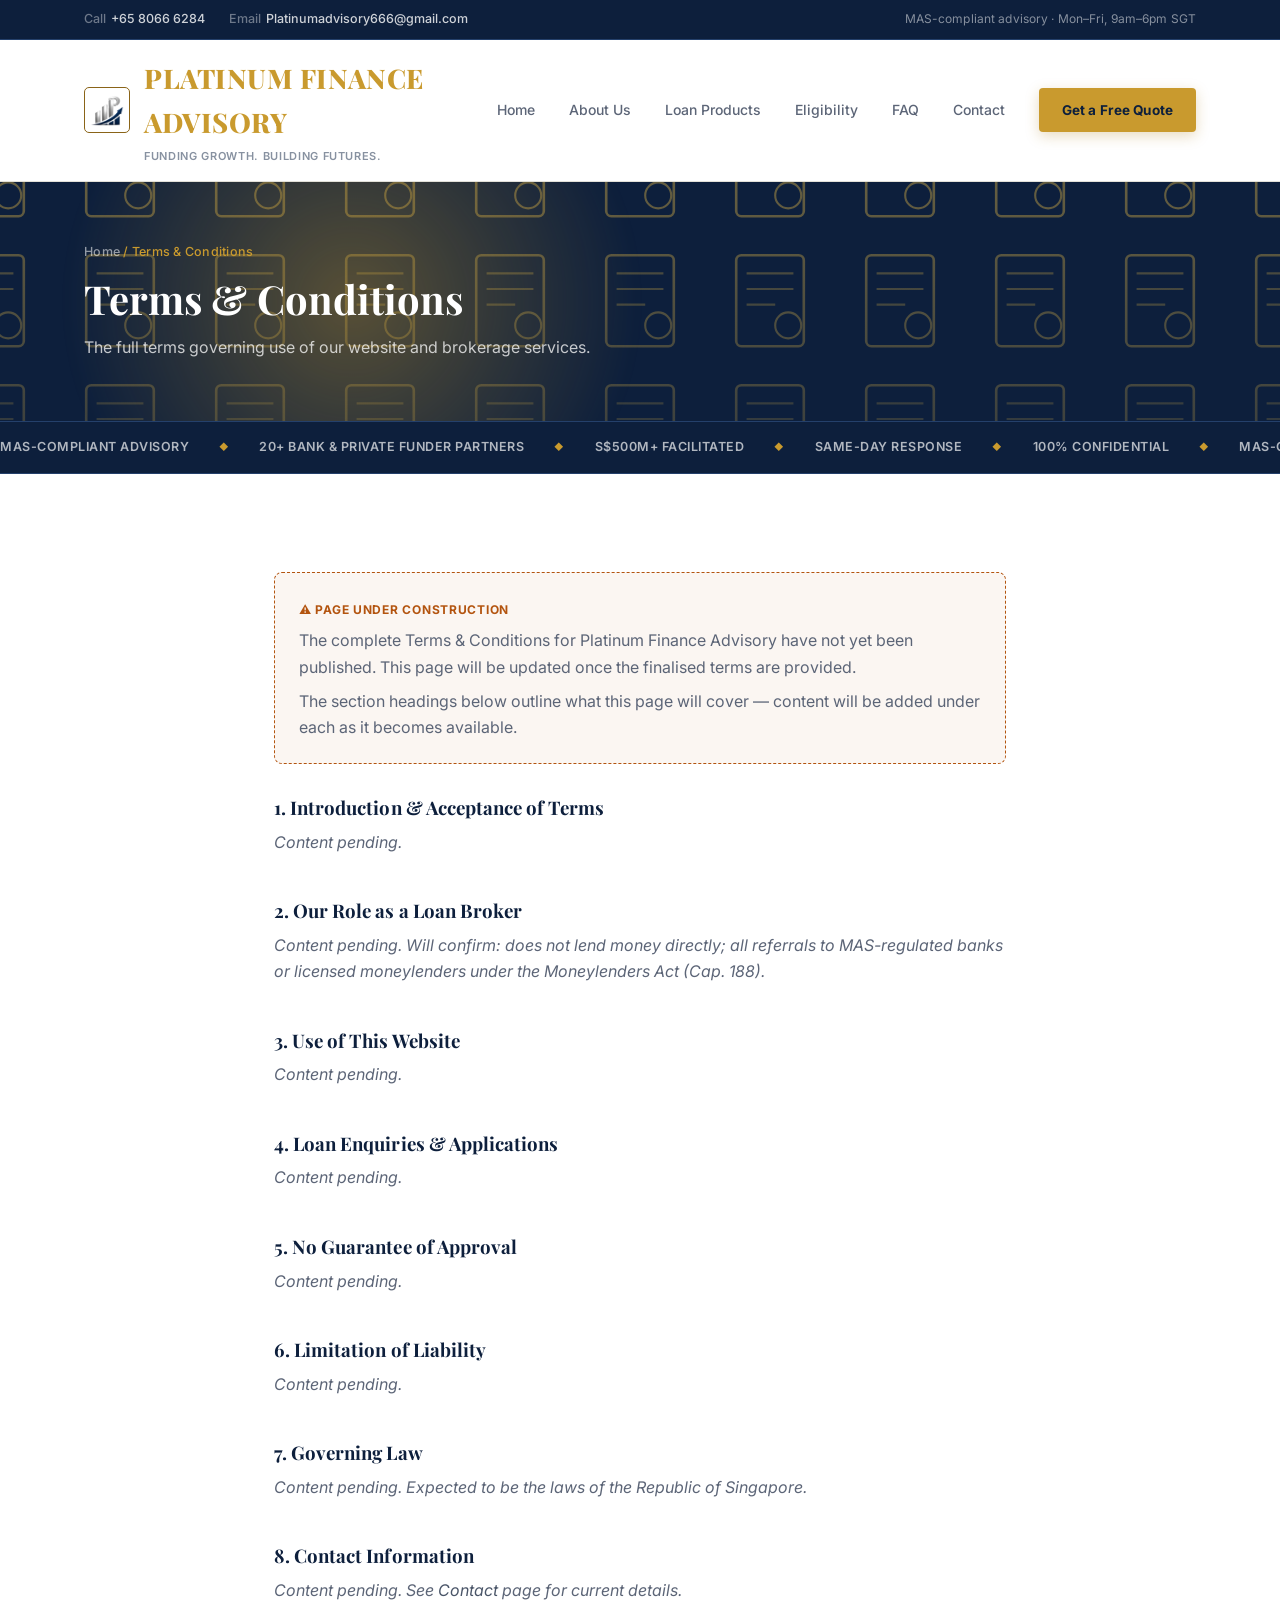
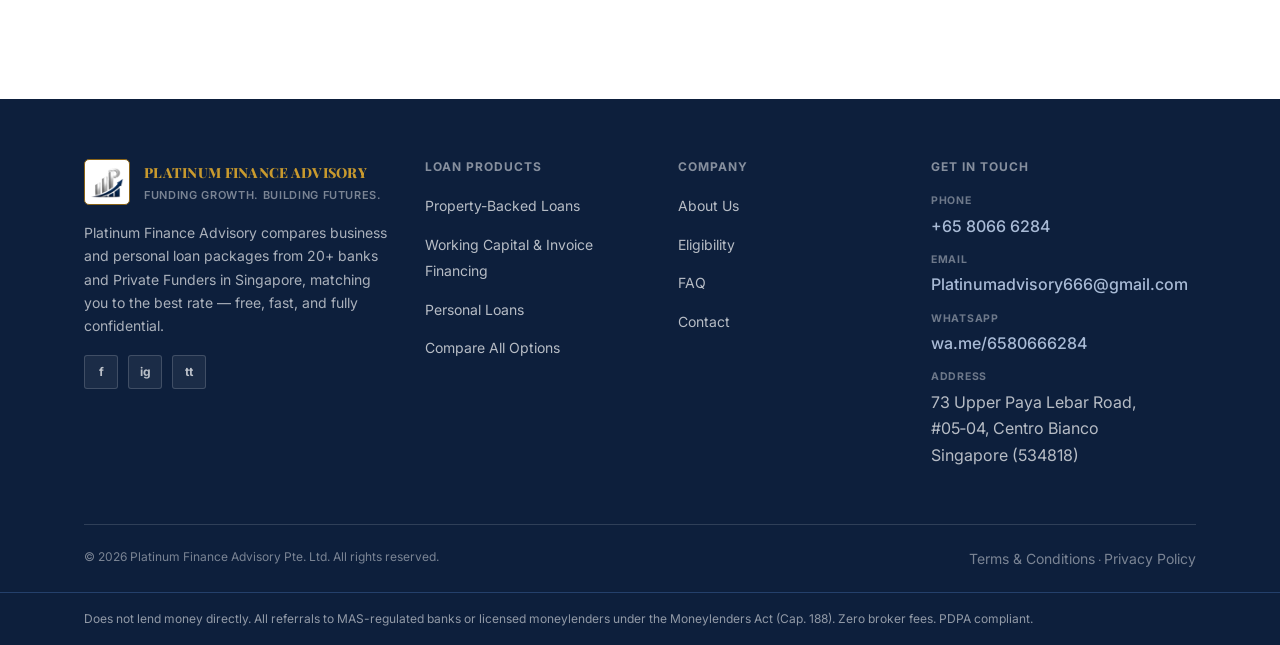
<file: terms.html>
<!doctype html>
<html lang="en">
<head>
<meta charset="UTF-8">
<meta name="viewport" content="width=device-width, initial-scale=1.0">
<title>Terms &amp; Conditions | Platinum Finance Advisory</title>
<meta name="description" content="Terms and conditions for using Platinum Finance Advisory's loan brokerage services.">
<link rel="icon" type="image/png" href="assets/logos/favicon.png">
<link rel="stylesheet" href="css/styles.css?v=41">
</head>
<body>

<div class="top-bar">
  <div class="container top-bar-inner">
    <div class="top-bar-contact">
      <a href="tel:+6580666284"><span class="label">Call</span>+65 8066 6284</a>
      <a href="mailto:Platinumadvisory666@gmail.com"><span class="label">Email</span>Platinumadvisory666@gmail.com</a>
    </div>
    <div class="top-bar-note">MAS-compliant advisory · Mon–Fri, 9am–6pm SGT</div>
  </div>
</div>

<header class="site-header">
  <div class="nav-bar">
    <a href="index.html" class="brand">
      <img src="assets/logos/icon.png" alt="Platinum Finance Advisory" class="mark mark--glow mark-logo">
      <span><span class="brand-name--glow">Platinum Finance Advisory</span><span class="tagline">Funding Growth. Building Futures.</span></span>
    </a>
    <nav class="nav-links">
      <a href="index.html">Home</a>
      <a href="about.html">About Us</a>
      <a href="products.html">Loan Products</a>
      <a href="eligibility.html">Eligibility</a>
      <a href="faq.html">FAQ</a>
      <a href="contact.html">Contact</a>
      <a href="contact.html#quote-form" class="btn btn-primary nav-cta-mobile">Get a Free Quote</a>
    </nav>
    <div class="nav-actions">
      <a href="contact.html#quote-form" class="btn btn-primary nav-cta">Get a Free Quote</a>
    </div>
    <button class="nav-toggle" aria-label="Toggle menu" aria-expanded="false"></button>
  </div>
</header>

<section class="page-hero page-hero--themed page-hero--terms">
  <div class="container">
    <div class="breadcrumb"><a href="index.html">Home</a> / Terms &amp; Conditions</div>
    <h1>Terms &amp; Conditions</h1>
    <p>The full terms governing use of our website and brokerage services.</p>
  </div>
</section>

<div class="trust-ticker" aria-hidden="true">
  <div class="trust-ticker__track">
    <span>MAS-Compliant Advisory</span><span class="ticker-dot">◆</span>
    <span>20+ Bank &amp; Private Funder Partners</span><span class="ticker-dot">◆</span>
    <span>S$500M+ Facilitated</span><span class="ticker-dot">◆</span>
    <span>Same-Day Response</span><span class="ticker-dot">◆</span>
    <span>100% Confidential</span><span class="ticker-dot">◆</span>
    <span>MAS-Compliant Advisory</span><span class="ticker-dot">◆</span>
    <span>20+ Bank &amp; Private Funder Partners</span><span class="ticker-dot">◆</span>
    <span>S$500M+ Facilitated</span><span class="ticker-dot">◆</span>
    <span>Same-Day Response</span><span class="ticker-dot">◆</span>
    <span>100% Confidential</span><span class="ticker-dot">◆</span>
  </div>
</div>

<section class="section">
  <div class="container" style="max-width:780px;">
    <div class="pending">
      <span class="pending-label">⚠ Page Under Construction</span>
      <p>The complete Terms &amp; Conditions for Platinum Finance Advisory have not yet been published. This page will be updated once the finalised terms are provided.</p>
      <p>The section headings below outline what this page will cover — content will be added under each as it becomes available.</p>
    </div>

    <div class="stack" style="margin-top:32px;gap:28px;">
      <div>
        <h3>1. Introduction &amp; Acceptance of Terms</h3>
        <p style="color:var(--text-muted);"><em>Content pending.</em></p>
      </div>
      <div>
        <h3>2. Our Role as a Loan Broker</h3>
        <p style="color:var(--text-muted);"><em>Content pending. Will confirm: does not lend money directly; all referrals to MAS-regulated banks or licensed moneylenders under the Moneylenders Act (Cap. 188).</em></p>
      </div>
      <div>
        <h3>3. Use of This Website</h3>
        <p style="color:var(--text-muted);"><em>Content pending.</em></p>
      </div>
      <div>
        <h3>4. Loan Enquiries &amp; Applications</h3>
        <p style="color:var(--text-muted);"><em>Content pending.</em></p>
      </div>
      <div>
        <h3>5. No Guarantee of Approval</h3>
        <p style="color:var(--text-muted);"><em>Content pending.</em></p>
      </div>
      <div>
        <h3>6. Limitation of Liability</h3>
        <p style="color:var(--text-muted);"><em>Content pending.</em></p>
      </div>
      <div>
        <h3>7. Governing Law</h3>
        <p style="color:var(--text-muted);"><em>Content pending. Expected to be the laws of the Republic of Singapore.</em></p>
      </div>
      <div>
        <h3>8. Contact Information</h3>
        <p style="color:var(--text-muted);"><em>Content pending. See <a href="contact.html" style="color:var(--platinum);">Contact</a> page for current details.</em></p>
      </div>
    </div>
  </div>
</section>

<footer class="site-footer">
  <div class="container">
    <div class="footer-grid">
      <div>
        <a href="index.html" class="brand">
          <img src="assets/logos/icon.png" alt="Platinum Finance Advisory" class="mark mark-logo">
          <span>Platinum Finance Advisory<span class="tagline">Funding Growth. Building Futures.</span></span>
        </a>
        <p class="about-blurb">Platinum Finance Advisory compares business and personal loan packages from 20+ banks and Private Funders in Singapore, matching you to the best rate — free, fast, and fully confidential.</p>
        <div class="social-row">
          <a href="#" aria-label="Facebook" target="_blank" rel="noopener">f</a>
          <a href="#" aria-label="Instagram" target="_blank" rel="noopener">ig</a>
          <a href="#" aria-label="TikTok" target="_blank" rel="noopener">tt</a>
        </div>
      </div>
      <div>
        <h4>Loan Products</h4>
        <ul>
          <li><a href="property-loans.html">Property-Backed Loans</a></li>
          <li><a href="working-capital-financing.html">Working Capital & Invoice Financing</a></li>
          <li><a href="personal-loans.html">Personal Loans</a></li>
          <li><a href="products.html">Compare All Options</a></li>
        </ul>
      </div>
      <div>
        <h4>Company</h4>
        <ul>
          <li><a href="about.html">About Us</a></li>
          <li><a href="eligibility.html">Eligibility</a></li>
          <li><a href="faq.html">FAQ</a></li>
          <li><a href="contact.html">Contact</a></li>
        </ul>
      </div>
      <div>
        <h4>Get in Touch</h4>
        <ul>
          <li><span class="footer-label">Phone</span><span class="contact-value">+65 8066 6284</span></li>
          <li><span class="footer-label">Email</span><span class="contact-value">Platinumadvisory666@gmail.com</span></li>
          <li><span class="footer-label">WhatsApp</span><span class="contact-value">wa.me/6580666284</span></li>
          <li><span class="footer-label">Address</span>73 Upper Paya Lebar Road, #05‑04,&nbsp;Centro Bianco<br>Singapore (534818)</li>
        </ul>
      </div>
    </div>
    <div class="footer-bottom">
      <span>© 2026 Platinum Finance Advisory Pte. Ltd. All rights reserved.</span>
      <span><a href="terms.html">Terms &amp; Conditions</a> · <a href="privacy.html">Privacy Policy</a></span>
    </div>
  </div>
  <div class="disclaimer-bar">
    <div class="container">
      <p>Does not lend money directly. All referrals to MAS-regulated banks or licensed moneylenders under the Moneylenders Act (Cap. 188). Zero broker fees. PDPA compliant.</p>
    </div>
  </div>
</footer>

<script src="js/main.js"></script>
</body>
</html>
</file>
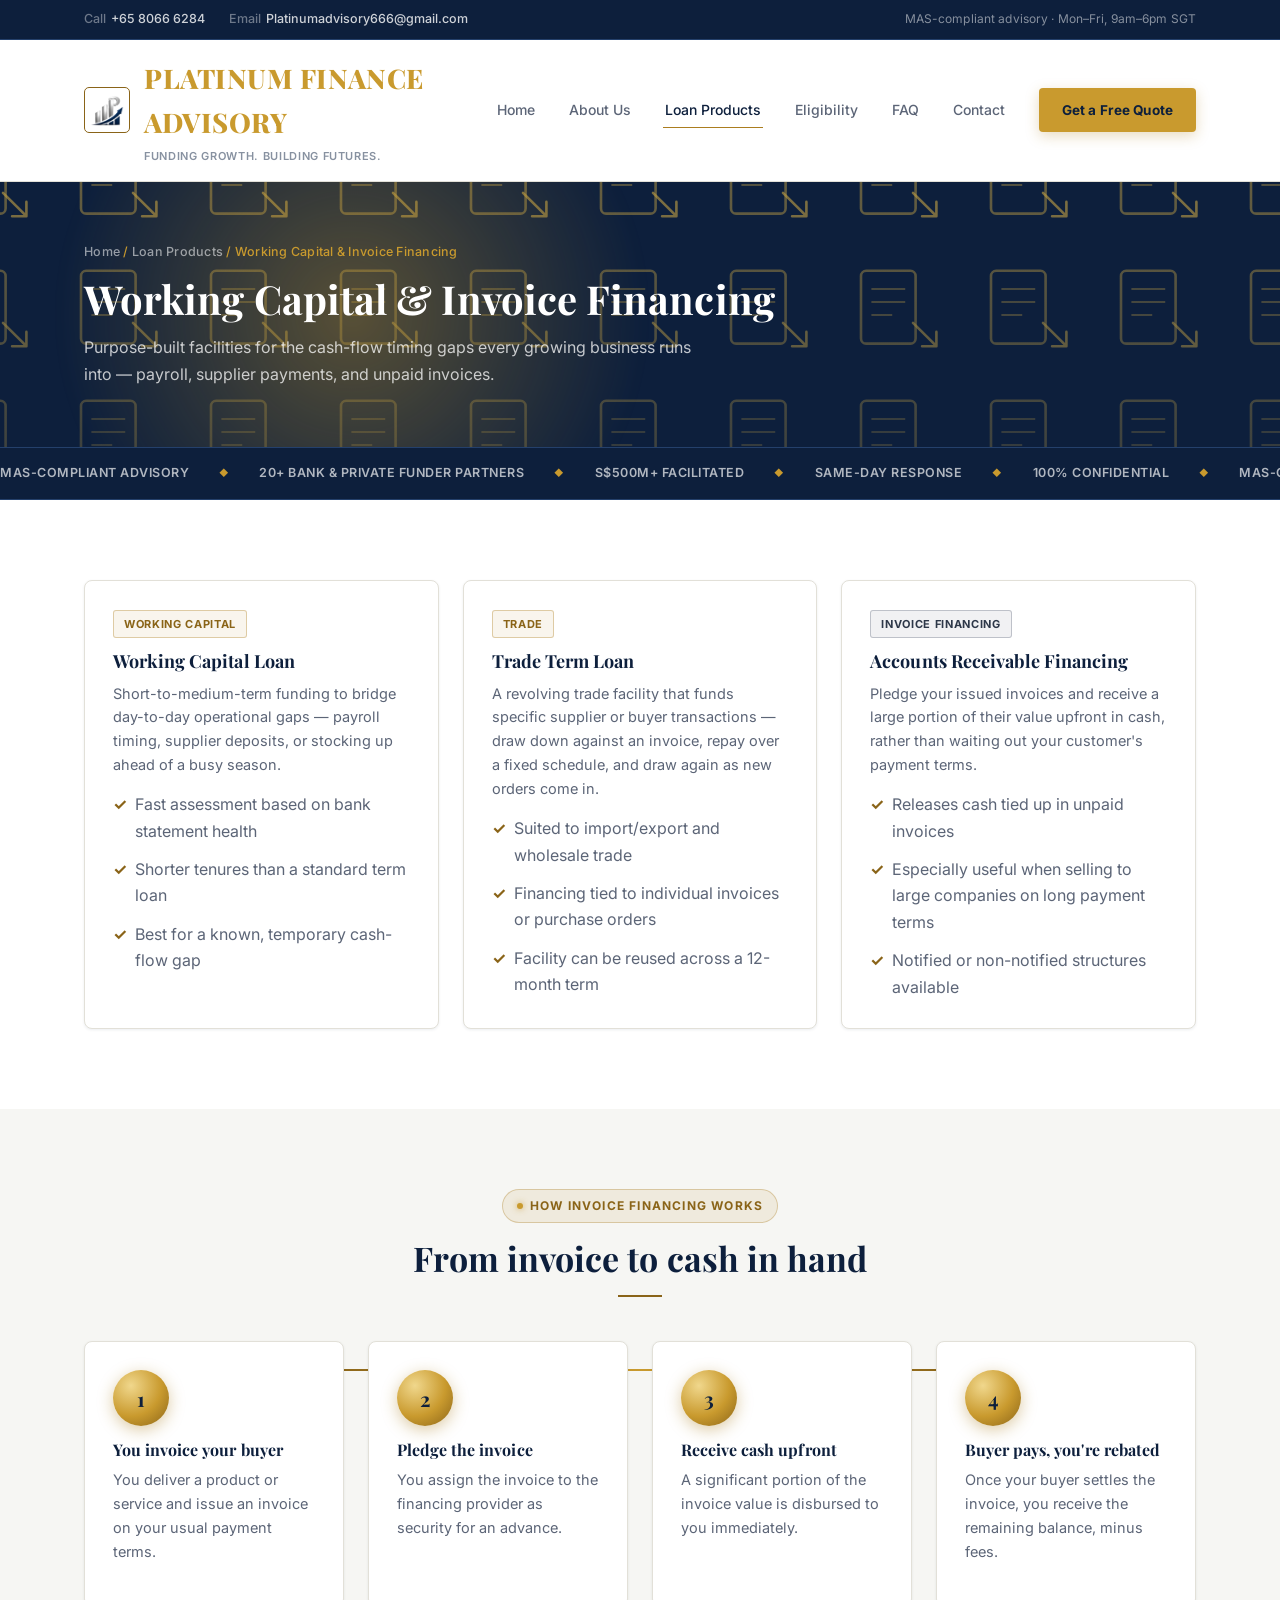
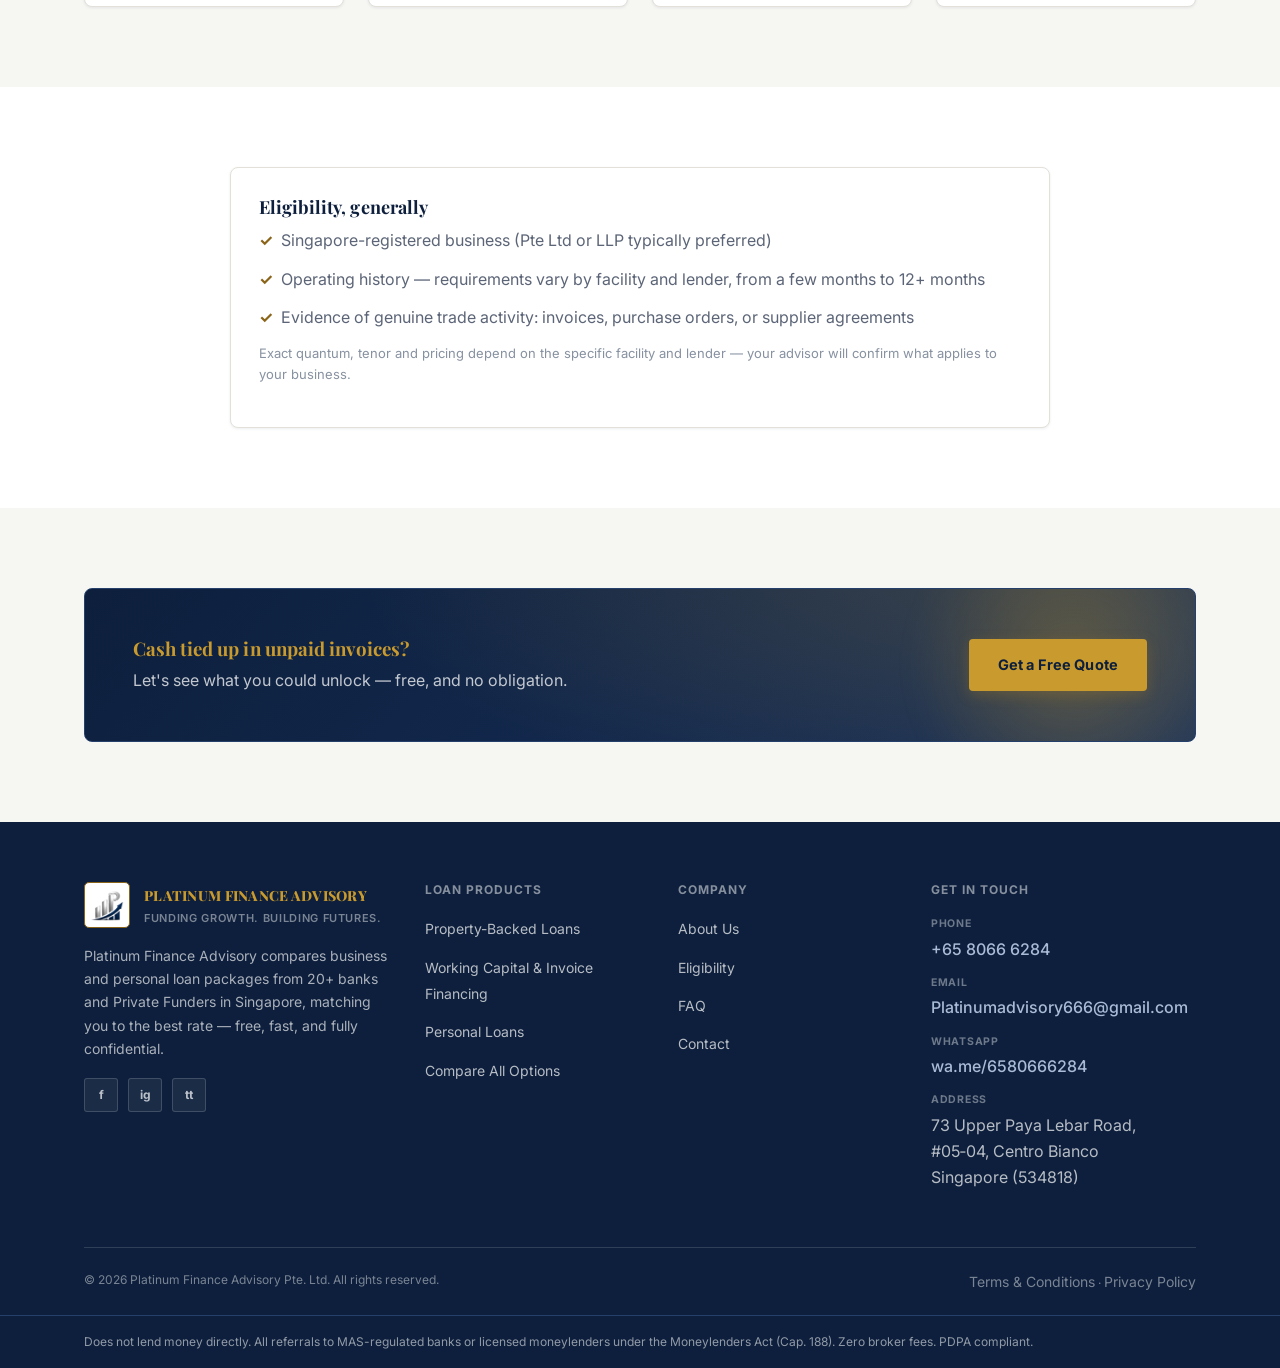
<file: working-capital-financing.html>
<!doctype html>
<html lang="en">
<head>
<meta charset="UTF-8">
<meta name="viewport" content="width=device-width, initial-scale=1.0">
<title>Working Capital &amp; Invoice Financing | Platinum Finance Advisory</title>
<meta name="description" content="Working capital loans, trade financing, and invoice (accounts receivable) financing for Singapore SMEs — unlock cash tied up in unpaid invoices or bridge short-term gaps.">
<link rel="icon" type="image/png" href="assets/logos/favicon.png">
<link rel="stylesheet" href="css/styles.css?v=41">
</head>
<body>

<div class="top-bar">
  <div class="container top-bar-inner">
    <div class="top-bar-contact">
      <a href="tel:+6580666284"><span class="label">Call</span>+65 8066 6284</a>
      <a href="mailto:Platinumadvisory666@gmail.com"><span class="label">Email</span>Platinumadvisory666@gmail.com</a>
    </div>
    <div class="top-bar-note">MAS-compliant advisory · Mon–Fri, 9am–6pm SGT</div>
  </div>
</div>

<header class="site-header">
  <div class="nav-bar">
    <a href="index.html" class="brand">
      <img src="assets/logos/icon.png" alt="Platinum Finance Advisory" class="mark mark--glow mark-logo">
      <span><span class="brand-name--glow">Platinum Finance Advisory</span><span class="tagline">Funding Growth. Building Futures.</span></span>
    </a>
    <nav class="nav-links">
      <a href="index.html">Home</a>
      <a href="about.html">About Us</a>
      <a href="products.html" class="active">Loan Products</a>
      <a href="eligibility.html">Eligibility</a>
      <a href="faq.html">FAQ</a>
      <a href="contact.html">Contact</a>
      <a href="contact.html#quote-form" class="btn btn-primary nav-cta-mobile">Get a Free Quote</a>
    </nav>
    <div class="nav-actions">
      <a href="contact.html#quote-form" class="btn btn-primary nav-cta">Get a Free Quote</a>
    </div>
    <button class="nav-toggle" aria-label="Toggle menu" aria-expanded="false"></button>
  </div>
</header>

<section class="page-hero page-hero--themed page-hero--workingcapital">
  <div class="container">
    <div class="breadcrumb"><a href="index.html">Home</a> / <a href="products.html">Loan Products</a> / Working Capital &amp; Invoice Financing</div>
    <h1>Working Capital &amp; Invoice Financing</h1>
    <p>Purpose-built facilities for the cash-flow timing gaps every growing business runs into — payroll, supplier payments, and unpaid invoices.</p>
  </div>
</section>

<div class="trust-ticker" aria-hidden="true">
  <div class="trust-ticker__track">
    <span>MAS-Compliant Advisory</span><span class="ticker-dot">◆</span>
    <span>20+ Bank &amp; Private Funder Partners</span><span class="ticker-dot">◆</span>
    <span>S$500M+ Facilitated</span><span class="ticker-dot">◆</span>
    <span>Same-Day Response</span><span class="ticker-dot">◆</span>
    <span>100% Confidential</span><span class="ticker-dot">◆</span>
    <span>MAS-Compliant Advisory</span><span class="ticker-dot">◆</span>
    <span>20+ Bank &amp; Private Funder Partners</span><span class="ticker-dot">◆</span>
    <span>S$500M+ Facilitated</span><span class="ticker-dot">◆</span>
    <span>Same-Day Response</span><span class="ticker-dot">◆</span>
    <span>100% Confidential</span><span class="ticker-dot">◆</span>
  </div>
</div>

<section class="section">
  <div class="container">
    <div class="grid grid-3">
      <div class="card">
        <span class="tag tag--secured">Working Capital</span>
        <h3>Working Capital Loan</h3>
        <p>Short-to-medium-term funding to bridge day-to-day operational gaps — payroll timing, supplier deposits, or stocking up ahead of a busy season.</p>
        <ul class="stack check-list" style="margin-top:6px;">
          <li>Fast assessment based on bank statement health</li>
          <li>Shorter tenures than a standard term loan</li>
          <li>Best for a known, temporary cash-flow gap</li>
        </ul>
      </div>
      <div class="card">
        <span class="tag tag--secured">Trade</span>
        <h3>Trade Term Loan</h3>
        <p>A revolving trade facility that funds specific supplier or buyer transactions — draw down against an invoice, repay over a fixed schedule, and draw again as new orders come in.</p>
        <ul class="stack check-list" style="margin-top:6px;">
          <li>Suited to import/export and wholesale trade</li>
          <li>Financing tied to individual invoices or purchase orders</li>
          <li>Facility can be reused across a 12-month term</li>
        </ul>
      </div>
      <div class="card">
        <span class="tag tag--unsecured">Invoice Financing</span>
        <h3>Accounts Receivable Financing</h3>
        <p>Pledge your issued invoices and receive a large portion of their value upfront in cash, rather than waiting out your customer's payment terms.</p>
        <ul class="stack check-list" style="margin-top:6px;">
          <li>Releases cash tied up in unpaid invoices</li>
          <li>Especially useful when selling to large companies on long payment terms</li>
          <li>Notified or non-notified structures available</li>
        </ul>
      </div>
    </div>
  </div>
</section>

<section class="section section--alt">
  <div class="container">
    <div class="section-head">
      <span class="eyebrow">How Invoice Financing Works</span>
      <h2>From invoice to cash in hand</h2>
    </div>
    <div class="grid grid-4 process-grid">
      <div class="card">
        <div class="step-num" style="margin-bottom:14px;">1</div>
        <h4>You invoice your buyer</h4>
        <p style="color:var(--text-muted);font-size:14.5px;">You deliver a product or service and issue an invoice on your usual payment terms.</p>
      </div>
      <div class="card">
        <div class="step-num" style="margin-bottom:14px;">2</div>
        <h4>Pledge the invoice</h4>
        <p style="color:var(--text-muted);font-size:14.5px;">You assign the invoice to the financing provider as security for an advance.</p>
      </div>
      <div class="card">
        <div class="step-num" style="margin-bottom:14px;">3</div>
        <h4>Receive cash upfront</h4>
        <p style="color:var(--text-muted);font-size:14.5px;">A significant portion of the invoice value is disbursed to you immediately.</p>
      </div>
      <div class="card">
        <div class="step-num" style="margin-bottom:14px;">4</div>
        <h4>Buyer pays, you're rebated</h4>
        <p style="color:var(--text-muted);font-size:14.5px;">Once your buyer settles the invoice, you receive the remaining balance, minus fees.</p>
      </div>
    </div>
  </div>
</section>

<section class="section">
  <div class="container">
    <div class="card" style="max-width:820px;margin:0 auto;">
      <h3>Eligibility, generally</h3>
      <ul class="stack check-list">
        <li>Singapore-registered business (Pte Ltd or LLP typically preferred)</li>
        <li>Operating history — requirements vary by facility and lender, from a few months to 12+ months</li>
        <li>Evidence of genuine trade activity: invoices, purchase orders, or supplier agreements</li>
      </ul>
      <p style="font-size:13px;color:var(--text-faint);margin-top:12px;">Exact quantum, tenor and pricing depend on the specific facility and lender — your advisor will confirm what applies to your business.</p>
    </div>
  </div>
</section>

<section class="section section--alt">
  <div class="container">
    <div class="cta-banner">
      <div>
        <h3>Cash tied up in unpaid invoices?</h3>
        <p>Let's see what you could unlock — free, and no obligation.</p>
      </div>
      <a href="contact.html#quote-form" class="btn btn-primary">Get a Free Quote</a>
    </div>
  </div>
</section>

<footer class="site-footer">
  <div class="container">
    <div class="footer-grid">
      <div>
        <a href="index.html" class="brand">
          <img src="assets/logos/icon.png" alt="Platinum Finance Advisory" class="mark mark-logo">
          <span>Platinum Finance Advisory<span class="tagline">Funding Growth. Building Futures.</span></span>
        </a>
        <p class="about-blurb">Platinum Finance Advisory compares business and personal loan packages from 20+ banks and Private Funders in Singapore, matching you to the best rate — free, fast, and fully confidential.</p>
        <div class="social-row">
          <a href="#" aria-label="Facebook" target="_blank" rel="noopener">f</a>
          <a href="#" aria-label="Instagram" target="_blank" rel="noopener">ig</a>
          <a href="#" aria-label="TikTok" target="_blank" rel="noopener">tt</a>
        </div>
      </div>
      <div>
        <h4>Loan Products</h4>
        <ul>
          <li><a href="property-loans.html">Property-Backed Loans</a></li>
          <li><a href="working-capital-financing.html">Working Capital &amp; Invoice Financing</a></li>
          <li><a href="personal-loans.html">Personal Loans</a></li>
          <li><a href="products.html">Compare All Options</a></li>
        </ul>
      </div>
      <div>
        <h4>Company</h4>
        <ul>
          <li><a href="about.html">About Us</a></li>
          <li><a href="eligibility.html">Eligibility</a></li>
          <li><a href="faq.html">FAQ</a></li>
          <li><a href="contact.html">Contact</a></li>
        </ul>
      </div>
      <div>
        <h4>Get in Touch</h4>
        <ul>
          <li><span class="footer-label">Phone</span><span class="contact-value">+65 8066 6284</span></li>
          <li><span class="footer-label">Email</span><span class="contact-value">Platinumadvisory666@gmail.com</span></li>
          <li><span class="footer-label">WhatsApp</span><span class="contact-value">wa.me/6580666284</span></li>
          <li><span class="footer-label">Address</span>73 Upper Paya Lebar Road, #05‑04,&nbsp;Centro Bianco<br>Singapore (534818)</li>
        </ul>
      </div>
    </div>
    <div class="footer-bottom">
      <span>© 2026 Platinum Finance Advisory Pte. Ltd. All rights reserved.</span>
      <span><a href="terms.html">Terms &amp; Conditions</a> · <a href="privacy.html">Privacy Policy</a></span>
    </div>
  </div>
  <div class="disclaimer-bar">
    <div class="container">
      <p>Does not lend money directly. All referrals to MAS-regulated banks or licensed moneylenders under the Moneylenders Act (Cap. 188). Zero broker fees. PDPA compliant.</p>
    </div>
  </div>
</footer>

<script src="js/main.js"></script>
</body>
</html>
</file>
<file: css/styles.css>
/* ==========================================================================
   Platinum Finance Advisory — shared stylesheet
   Palette: white / navy / gold — light corporate finance theme
   ========================================================================== */

@import url('https://fonts.googleapis.com/css2?family=Playfair+Display:wght@600;700;800&family=Inter:wght@400;500;600;700;800&display=swap');

:root {
  --bg: #ffffff;
  --bg-alt: #f6f6f3;
  --bg-card: #ffffff;
  --bg-card-2: #f1f0ec;
  --border: #e2e0d8;
  --border-strong: #cfccc0;

  --navy: #0d1f3c;
  --navy-bright: #16305c;
  --navy-dim: #24406b;

  --gold: #ab7d1f;
  --gold-bright: #c99a2e;
  --gold-dim: #8a6418;

  --text: #1b2434;
  --text-muted: #5c6577;
  --text-faint: #8791a0;

  --platinum: #4a5568;
  --platinum-bright: #2d3748;
  --platinum-dim: #718096;

  --pending: #b3540f;
  --success: #1f7a43;

  --radius: 8px;
  --shadow-sm: 0 1px 3px rgba(13,34,64,.08);
  --shadow-md: 0 10px 28px rgba(13,34,64,.12);
  --shadow-lg: 0 20px 48px rgba(13,34,64,.18);
  --max-width: 1160px;
  --font: 'Inter', -apple-system, BlinkMacSystemFont, "Segoe UI", Roboto, Helvetica, Arial, sans-serif;
  --font-serif: 'Playfair Display', Georgia, 'Times New Roman', serif;
}

* { box-sizing: border-box; }
html { scroll-behavior: smooth; }

body {
  margin: 0;
  font-family: var(--font);
  color: var(--text);
  background: var(--bg);
  line-height: 1.65;
  -webkit-font-smoothing: antialiased;
}

img { max-width: 100%; display: block; }
a { color: inherit; text-decoration: none; }
ul { list-style: none; margin: 0; padding: 0; }
h1, h2, h3, h4 {
  margin: 0 0 .5em;
  line-height: 1.25;
  color: var(--navy);
  font-family: var(--font-serif);
  font-weight: 700;
  letter-spacing: .002em;
}
p { margin: 0 0 1em; color: var(--text); }
strong { color: var(--text); }

.container {
  max-width: var(--max-width);
  margin: 0 auto;
  padding: 0 24px;
}

.section { padding: 80px 0; }
.section--tight { padding: 48px 0; }
.section--alt { background: var(--bg-alt); }
.section--navy { background: var(--navy); color: #fff; }
.section--navy h2, .section--navy h3 { color: var(--gold-bright); }

.eyebrow {
  display: inline-flex;
  align-items: center;
  gap: 7px;
  font-family: var(--font);
  font-size: 12px;
  font-weight: 700;
  letter-spacing: .1em;
  text-transform: uppercase;
  color: var(--gold-dim);
  background: rgba(171,125,31,.1);
  border: 1px solid rgba(171,125,31,.32);
  padding: 6px 14px;
  border-radius: 999px;
  margin-bottom: 14px;
}
.eyebrow::before {
  content: "";
  width: 6px; height: 6px;
  border-radius: 50%;
  background: var(--gold-bright);
  box-shadow: 0 0 6px rgba(201,154,46,.8);
  flex-shrink: 0;
}
.hero .eyebrow, .page-hero .eyebrow {
  color: var(--gold-bright);
  background: rgba(201,154,46,.14);
  border-color: rgba(201,154,46,.4);
}

.section-head { max-width: 640px; margin: 0 auto 44px; text-align: center; }
.section-head h2 { font-size: clamp(26px, 3.2vw, 34px); }
.section-head h2::after {
  content: "";
  display: block;
  width: 44px;
  height: 2px;
  background: var(--gold-dim);
  margin: 16px auto 0;
}
.section-head p { color: var(--text-muted); margin-top: 16px; }

/* ---------- Buttons ---------- */
.btn {
  display: inline-flex;
  align-items: center;
  justify-content: center;
  gap: 8px;
  padding: 13px 28px;
  border-radius: 4px;
  font-family: var(--font);
  font-weight: 700;
  font-size: 14.5px;
  letter-spacing: .01em;
  border: 1.5px solid transparent;
  cursor: pointer;
  transition: transform .15s ease, box-shadow .15s ease, background .15s ease, color .15s ease, border-color .15s ease;
  white-space: nowrap;
}
.btn:hover { transform: translateY(-1px); }
.btn-primary {
  background: var(--gold-bright);
  color: var(--navy);
  position: relative;
  overflow: hidden;
  box-shadow: 0 4px 14px rgba(171,125,31,.28);
}
.btn-primary::after {
  content: "";
  position: absolute; top: 0; left: -60%;
  width: 40%; height: 100%;
  background: linear-gradient(115deg, transparent, rgba(255,255,255,.45), transparent);
  transform: skewX(-20deg);
  transition: left .5s ease;
}
.btn-primary:hover::after { left: 130%; }
.btn-primary:hover { background: var(--gold); box-shadow: 0 6px 20px rgba(171,125,31,.4); }
.btn-outline { background: transparent; border-color: var(--gold-dim); color: var(--gold-dim); }
.btn-outline:hover { background: rgba(171,125,31,.06); border-color: var(--gold); color: var(--navy); }
.btn-navy { background: var(--navy); color: #ffffff; border-color: var(--navy); }
.btn-navy:hover { background: var(--navy-bright); box-shadow: var(--shadow-md); }
.btn-accent { background: transparent; color: var(--platinum); border-color: var(--border-strong); }
.btn-accent:hover { border-color: var(--platinum-dim); background: rgba(74,85,104,.05); }
.btn-block { width: 100%; }
.btn[disabled] { opacity: .6; cursor: not-allowed; transform: none; }

/* ---------- Top contact bar ---------- */
.top-bar { background: var(--navy); border-bottom: 1px solid var(--navy-dim); padding: 9px 0; }
.top-bar-inner { display: flex; justify-content: space-between; align-items: center; flex-wrap: wrap; gap: 8px 24px; }
.top-bar-contact { display: flex; gap: 24px; flex-wrap: wrap; }
.top-bar a { font-size: 12.5px; font-weight: 500; color: rgba(255,255,255,.8); }
.top-bar a:hover { color: var(--gold-bright); }
.top-bar .label { color: rgba(255,255,255,.4); margin-right: 5px; }
.top-bar-note { font-size: 12px; color: rgba(255,255,255,.5); letter-spacing: .01em; }
@media (max-width: 620px) { .top-bar-note { display: none; } }

/* ---------- Header / Nav ---------- */
.site-header {
  position: sticky;
  top: 0;
  z-index: 100;
  background: rgba(255, 255, 255, .96);
  backdrop-filter: blur(8px);
  border-bottom: 1px solid var(--border);
  transition: box-shadow .25s ease, background .25s ease;
}
.site-header.is-scrolled {
  background: rgba(255, 255, 255, .88);
  box-shadow: 0 8px 24px rgba(13,31,60,.1);
}
.nav-bar {
  display: flex;
  align-items: center;
  justify-content: space-between;
  padding: 16px 24px;
  max-width: var(--max-width);
  margin: 0 auto;
}
.brand {
  display: flex;
  align-items: center;
  gap: 14px;
  font-family: var(--font-serif);
  font-weight: 800;
  font-size: 27px;
  letter-spacing: .02em;
  text-transform: uppercase;
  color: var(--gold);
}
.brand .mark {
  font-family: var(--font);
  width: 46px; height: 46px;
  border-radius: 5px;
  background: var(--bg-card);
  border: 1.5px solid var(--gold-dim);
  display: flex; align-items: center; justify-content: center;
  color: var(--gold);
  font-weight: 700;
  font-size: 21px;
  flex-shrink: 0;
}
.mark-logo { object-fit: contain; padding: 5px; }
@media (max-width: 480px) { .brand { font-size: 20px; gap: 10px; } .brand .mark { width: 38px; height: 38px; font-size: 17px; } }
.brand-name--glow {
  color: var(--gold-bright);
  animation: brandNameGlow 2.6s ease-in-out infinite alternate;
}
.mark--glow {
  animation: brandMarkGlow 2.6s ease-in-out infinite alternate;
}
@keyframes brandNameGlow {
  0% { text-shadow: 0 0 3px rgba(201,154,46,.25), 0 0 7px rgba(201,154,46,.12); }
  100% { text-shadow: 0 0 8px rgba(201,154,46,.9), 0 0 18px rgba(201,154,46,.6), 0 0 32px rgba(201,154,46,.35); }
}
@keyframes brandMarkGlow {
  0% { box-shadow: 0 0 3px rgba(201,154,46,.2); border-color: var(--gold-dim); }
  100% { box-shadow: 0 0 10px rgba(201,154,46,.7), 0 0 20px rgba(201,154,46,.4); border-color: var(--gold-bright); }
}
@media (prefers-reduced-motion: reduce) {
  .brand-name--glow, .mark--glow { animation: none; }
}
.brand .tagline {
  display: block;
  font-family: var(--font);
  font-size: 11px;
  font-weight: 600;
  color: var(--text-faint);
  letter-spacing: .06em;
  text-transform: uppercase;
  margin-top: 2px;
}

.nav-links {
  display: flex;
  align-items: center;
  gap: 30px;
}
.nav-links a {
  font-family: var(--font);
  font-weight: 500;
  font-size: 14px;
  color: var(--text-muted);
  padding: 6px 2px;
  border-bottom: 1.5px solid transparent;
  white-space: nowrap;
}
.nav-links a:hover,
.nav-links a.active { color: var(--navy); border-color: var(--gold); }

.nav-actions { display: flex; align-items: center; gap: 14px; margin-left: 32px; }
.nav-cta { padding: 10px 22px; font-size: 13.5px; }
.nav-cta-mobile { display: none; }

.nav-toggle {
  display: none;
  background: none; border: none; cursor: pointer;
  width: 40px; height: 40px;
  align-items: center; justify-content: center;
}
.nav-toggle span, .nav-toggle::before, .nav-toggle::after {
  content: ""; display: block; width: 22px; height: 1.5px; background: var(--navy);
  position: relative; transition: all .2s ease;
}
.nav-toggle::before { transform: translateY(-7px); position: absolute; }
.nav-toggle::after { transform: translateY(7px); position: absolute; }

@media (max-width: 880px) {
  .nav-toggle { display: flex; }
  .nav-links {
    position: absolute;
    top: 100%; left: 0; right: 0;
    background: var(--bg);
    border-bottom: 1px solid var(--border);
    flex-direction: column;
    align-items: flex-start;
    gap: 0;
    max-height: 0;
    overflow: hidden;
    transition: max-height .25s ease;
  }
  .nav-links.open { max-height: 480px; }
  .nav-links a { width: 100%; padding: 14px 24px; border-bottom: 1px solid var(--border); }
  .nav-cta-mobile { display: block; padding: 16px 24px; }
  .nav-actions .nav-cta { display: none; }
}

/* ---------- Hero (dark navy, bookends with footer) ---------- */
.hero {
  --mx: 50%; --my: 40%;
  position: relative;
  overflow: hidden;
  background: radial-gradient(circle, rgba(255,255,255,.05) 1px, transparent 1.4px) 0 0/26px 26px,
              radial-gradient(1100px 480px at 82% -12%, rgba(201,154,46,.14), transparent),
              radial-gradient(800px 420px at 6% 108%, rgba(90,130,200,.14), transparent),
              linear-gradient(160deg, var(--navy), var(--navy-bright) 60%, var(--navy));
  color: #ffffff;
  padding: 96px 0 100px;
  border-bottom: 1px solid var(--navy-dim);
}
.hero::before {
  content: "";
  position: absolute;
  inset: 0;
  background: radial-gradient(420px circle at var(--mx) var(--my), rgba(201,154,46,.18), transparent 70%);
  pointer-events: none;
  z-index: 0;
}
.hero::after {
  content: "";
  position: absolute;
  top: -25%; right: -5%;
  width: 50%; height: 130%;
  background: radial-gradient(circle, rgba(201,154,46,.32) 0%, rgba(201,154,46,.1) 45%, transparent 72%);
  filter: blur(10px);
  animation: heroAmbientGlow 6s ease-in-out infinite alternate;
  pointer-events: none;
  z-index: 0;
}
@keyframes heroAmbientGlow {
  0% { transform: scale(.85); opacity: .55; }
  100% { transform: scale(1.15); opacity: 1; }
}
@media (prefers-reduced-motion: reduce) {
  .hero::after { animation: none; }
}
.hero-coins {
  position: absolute;
  left: 0; right: 0; bottom: 0;
  width: 100%; height: 130px;
  opacity: .85;
  pointer-events: none;
}
.hero-coins svg { width: 100%; height: 100%; display: block; }
.hero-coins .coin-stack {
  transform-box: fill-box;
  transform-origin: bottom;
  animation: coinStackBob 3.6s ease-in-out infinite;
}
.hero-coins .coin-stack:nth-child(1) { animation-delay: 0s; }
.hero-coins .coin-stack:nth-child(2) { animation-delay: .5s; }
.hero-coins .coin-stack:nth-child(3) { animation-delay: 1s; }
.hero-coins .coin-stack:nth-child(4) { animation-delay: .5s; }
.hero-coins .coin-stack:nth-child(5) { animation-delay: 0s; }
.hero-coins .coin-shine {
  animation: coinShinePulse 2.4s ease-in-out infinite;
}
.hero-coins .coin-sparkle {
  transform-box: fill-box;
  transform-origin: center;
  animation: coinSparkleTwinkle 2.2s ease-in-out infinite;
}
.hero-coins .coin-stack:nth-child(2) .coin-sparkle { animation-delay: .4s; }
.hero-coins .coin-stack:nth-child(3) .coin-sparkle { animation-delay: .8s; }
.hero-coins .coin-stack:nth-child(4) .coin-sparkle { animation-delay: 1.2s; }
.hero-coins .coin-stack:nth-child(5) .coin-sparkle { animation-delay: 1.6s; }
@keyframes coinStackBob {
  0%, 100% { transform: translateY(0); }
  50% { transform: translateY(-6px); }
}
@keyframes coinShinePulse {
  0%, 100% { opacity: .35; }
  50% { opacity: .95; }
}
@keyframes coinSparkleTwinkle {
  0%, 100% { opacity: 0; transform: scale(.4); }
  50% { opacity: 1; transform: scale(1); }
}
@media (prefers-reduced-motion: reduce) {
  .hero-coins .coin-stack, .hero-coins .coin-shine, .hero-coins .coin-sparkle { animation: none; opacity: 1; }
}
.hero-grid {
  position: relative;
  z-index: 1;
  display: grid;
  grid-template-columns: 1.1fr .9fr;
  gap: 56px;
  align-items: center;
}
@media (max-width: 880px) { .hero-grid { grid-template-columns: 1fr; } }
.hero h1 { color: #ffffff; font-size: clamp(32px, 4.4vw, 50px); }
.hero h1 .accent-text {
  color: var(--gold-bright);
  animation: accentTextGlow 3s ease-in-out infinite alternate;
}
@keyframes accentTextGlow {
  0% { text-shadow: 0 0 4px rgba(201,154,46,.25), 0 0 10px rgba(201,154,46,.12); }
  100% { text-shadow: 0 0 10px rgba(201,154,46,.85), 0 0 22px rgba(201,154,46,.5), 0 0 38px rgba(201,154,46,.3); }
}
.hero p.lead { color: rgba(255,255,255,.8); font-size: 17.5px; max-width: 520px; }
.hero-actions { display: flex; gap: 14px; flex-wrap: wrap; margin-top: 30px; }
.hero-actions .btn-primary { animation: heroCtaPulse 2.6s ease-in-out infinite; }
@keyframes heroCtaPulse {
  0%, 100% { box-shadow: 0 6px 20px rgba(171,125,31,.35); }
  50% { box-shadow: 0 8px 30px rgba(201,154,46,.65), 0 0 18px rgba(201,154,46,.4); }
}
@media (prefers-reduced-motion: reduce) {
  .hero h1 .accent-text, .hero-actions .btn-primary { animation: none; }
}

.hero-trust { display: flex; gap: 10px; flex-wrap: wrap; margin-top: 36px; }
.hero-trust li {
  display: flex; align-items: center; gap: 8px;
  font-size: 12.5px; font-weight: 600; color: rgba(255,255,255,.85);
  background: rgba(255,255,255,.06);
  border: 1px solid rgba(255,255,255,.16);
  padding: 8px 14px; border-radius: 3px;
  letter-spacing: .01em;
}
.hero-trust .dot { color: var(--gold-bright); font-weight: 700; }

.trust-ticker {
  background: var(--navy);
  border-bottom: 1px solid var(--navy-dim);
  overflow: hidden;
  padding: 15px 0;
}
.trust-ticker__track {
  display: flex;
  align-items: center;
  gap: 30px;
  width: max-content;
  animation: tickerScroll 26s linear infinite;
}
.trust-ticker:hover .trust-ticker__track { animation-play-state: paused; }
.trust-ticker__track span {
  color: rgba(255,255,255,.68);
  font-size: 12.5px;
  font-weight: 600;
  letter-spacing: .04em;
  text-transform: uppercase;
  white-space: nowrap;
}
.trust-ticker__track .ticker-dot { color: var(--gold-bright); font-size: 9px; }
@keyframes tickerScroll {
  from { transform: translateX(0); }
  to { transform: translateX(-50%); }
}
@media (prefers-reduced-motion: reduce) {
  .trust-ticker__track { animation: none; }
}

.hero-card {
  position: relative;
  background: rgba(255,255,255,.08);
  backdrop-filter: blur(24px) saturate(140%);
  -webkit-backdrop-filter: blur(24px) saturate(140%);
  border: 1px solid rgba(255,255,255,.2);
  border-radius: var(--radius);
  padding: 30px;
  color: #ffffff;
  box-shadow: 0 8px 32px rgba(0,0,0,.3), inset 0 1px 0 rgba(255,255,255,.15);
  transition: transform .3s ease, box-shadow .3s ease;
}
.hero-card-wrap { position: relative; }
.hero-card::before {
  content: "";
  position: absolute;
  inset: -18px;
  background: radial-gradient(circle at 50% 30%, rgba(201,154,46,.28), transparent 70%);
  filter: blur(18px);
  z-index: -1;
  border-radius: inherit;
}
.hero-card:hover {
  transform: translateY(-4px);
  box-shadow: 0 20px 50px rgba(0,0,0,.4), 0 0 0 1px rgba(201,154,46,.3), inset 0 1px 0 rgba(255,255,255,.2);
}
.hero-card h3 { font-size: 18px; color: #ffffff; }
.hero-card p { color: rgba(255,255,255,.7); }
.hero-card .field { margin-bottom: 14px; }
.hero-card label { color: rgba(255,255,255,.8); }
.hero-card input, .hero-card select {
  background: rgba(255,255,255,.08);
  border: 1px solid rgba(255,255,255,.25);
  color: #ffffff;
}
.hero-card input::placeholder { color: rgba(255,255,255,.45); }
.hero-card select option { color: #111; }
.hero-card input:focus, .hero-card select:focus {
  border-color: var(--gold-bright);
  background: rgba(255,255,255,.14);
}

.hero-grid .eyebrow,
.hero-grid h1,
.hero-grid p.lead,
.hero-grid .hero-actions,
.hero-grid .hero-trust,
.hero-grid .hero-card {
  opacity: 0;
  animation: heroFadeUp .7s ease forwards;
}
.hero-grid .eyebrow { animation-delay: .05s; }
.hero-grid h1 { animation-delay: .15s; }
.hero-grid p.lead { animation-delay: .28s; }
.hero-grid .hero-actions { animation-delay: .4s; }
.hero-grid .hero-trust { animation-delay: .52s; }
.hero-grid .hero-card { animation-delay: .35s; }
@keyframes heroFadeUp {
  from { opacity: 0; transform: translateY(14px); }
  to { opacity: 1; transform: translateY(0); }
}
@media (prefers-reduced-motion: reduce) {
  .hero-grid .eyebrow, .hero-grid h1, .hero-grid p.lead,
  .hero-grid .hero-actions, .hero-grid .hero-trust, .hero-grid .hero-card {
    animation: none; opacity: 1;
  }
}

/* ---------- Cards / grids ---------- */
.grid { display: grid; gap: 24px; }
.grid-5 { grid-template-columns: repeat(5, 1fr); }
.grid-4 { grid-template-columns: repeat(4, 1fr); }
.grid-3 { grid-template-columns: repeat(3, 1fr); }
.grid-2 { grid-template-columns: repeat(2, 1fr); }
@media (max-width: 960px) { .grid-5 { grid-template-columns: repeat(3, 1fr); } .grid-4 { grid-template-columns: repeat(2, 1fr); } .grid-3 { grid-template-columns: repeat(2, 1fr); } }
@media (max-width: 620px) { .grid-5, .grid-4, .grid-3, .grid-2 { grid-template-columns: 1fr; } }

.card {
  background: var(--bg-card);
  border: 1px solid var(--border);
  border-radius: var(--radius);
  padding: 28px;
  box-shadow: var(--shadow-sm);
  transition: box-shadow .2s ease, transform .2s ease, border-color .2s ease;
}
.card:hover { box-shadow: 0 14px 32px rgba(171,125,31,.14), var(--shadow-md); transform: translateY(-3px); border-color: var(--gold-dim); }
.card .icon {
  width: 40px; height: 40px;
  border-radius: 3px;
  background: var(--bg-card-2);
  border: 1px solid var(--gold-dim);
  display: flex; align-items: center; justify-content: center;
  font-size: 15px; margin-bottom: 16px;
  color: var(--gold-dim);
  font-family: var(--font-serif);
  font-weight: 700;
}
.card .icon.icon--badge {
  width: 48px; height: 48px;
  border-radius: 50%;
  background: radial-gradient(circle at 32% 28%, #f0d78c, #c99a2e 55%, #8a6418 100%);
  border: none;
  color: var(--navy);
  box-shadow: 0 4px 14px rgba(171,125,31,.35);
}
.card .icon.icon--badge svg { width: 22px; height: 22px; }
.card:hover .icon.icon--badge { box-shadow: 0 6px 20px rgba(201,154,46,.55); }
.card h3 { font-size: 18px; }
.card p { color: var(--text-muted); font-size: 14.5px; margin-bottom: 14px; }
.card .card-link { font-family: var(--font); font-weight: 600; font-size: 13.5px; color: var(--gold-dim); letter-spacing: .01em; }
.card .card-link:hover { color: var(--navy); }

.tag {
  display: inline-block;
  font-family: var(--font);
  font-size: 11px;
  font-weight: 700;
  letter-spacing: .06em;
  text-transform: uppercase;
  padding: 4px 10px;
  border-radius: 3px;
  margin-bottom: 12px;
}
.tag--secured { background: rgba(171,125,31,.08); color: var(--gold-dim); border: 1px solid rgba(171,125,31,.35); }
.tag--unsecured { background: rgba(74,85,104,.08); color: var(--platinum-bright); border: 1px solid rgba(74,85,104,.3); }

/* ---------- Steps ---------- */
.step {
  display: flex; gap: 18px; align-items: flex-start;
  padding: 18px 0;
  border-bottom: 1px solid var(--border);
}
.step:last-child { border-bottom: none; }
.step-num {
  flex-shrink: 0;
  width: 38px; height: 38px;
  border-radius: 50%;
  background: var(--bg-card);
  border: 1px solid var(--gold-dim);
  color: var(--navy);
  font-family: var(--font-serif);
  display: flex; align-items: center; justify-content: center;
  font-weight: 700;
}
.step h4 { margin-bottom: 4px; font-size: 16.5px; color: var(--navy); font-family: var(--font); font-weight: 700; }
.step p { margin: 0; color: var(--text-muted); font-size: 14.5px; }

.process-grid { position: relative; }
.process-grid.reveal { opacity: 1; transform: none; transition: none; }
.process-grid::before {
  content: "";
  position: absolute;
  top: 28px;
  left: 12.5%; right: 12.5%;
  height: 2px;
  background: linear-gradient(90deg, transparent, var(--gold-dim) 12%, var(--gold-bright) 50%, var(--gold-dim) 88%, transparent);
  transform: scaleX(0);
  transform-origin: left;
}
.process-grid.is-visible::before { animation: processLineDraw 1.3s ease forwards; }
@keyframes processLineDraw { to { transform: scaleX(1); } }
@media (max-width: 960px) { .process-grid::before { display: none; } }
@media (prefers-reduced-motion: reduce) {
  .process-grid::before { transform: scaleX(1); animation: none; }
}
.process-grid .step-num {
  position: relative;
  z-index: 1;
  width: 56px; height: 56px;
  font-size: 20px;
  background: radial-gradient(circle at 32% 28%, #f0d78c, #c99a2e 55%, #8a6418 100%);
  border: none;
  color: var(--navy);
  box-shadow: 0 4px 16px rgba(171,125,31,.4);
}

/* ---------- Tables ---------- */
.compare-table { width: 100%; border-collapse: collapse; background: var(--bg-card); border: 1px solid var(--border); border-radius: var(--radius); overflow: hidden; box-shadow: var(--shadow-sm); }
.compare-table th, .compare-table td { text-align: left; padding: 15px 18px; border-bottom: 1px solid var(--border); font-size: 14px; color: var(--text); }
.compare-table th { background: var(--navy); color: #ffffff; font-size: 12px; font-weight: 700; text-transform: uppercase; letter-spacing: .06em; }
.compare-table tr:last-child td { border-bottom: none; }
.compare-table tr:hover td { background: var(--bg-card-2); }
.compare-table .hl-gold { color: var(--gold-dim); font-weight: 700; }
.compare-table .hl-accent { color: var(--platinum-bright); font-weight: 700; }
#repayments .compare-table tbody td:first-child { font-weight: 700; text-transform: uppercase; letter-spacing: .02em; }
.table-scroll { overflow-x: auto; }

/* ---------- Pending / placeholder content ---------- */
.pending {
  border: 1px dashed var(--pending);
  background: rgba(179,84,15,.05);
  border-radius: var(--radius);
  padding: 22px 24px;
  margin: 18px 0;
}
.pending .pending-label {
  display: inline-flex; align-items: center; gap: 6px;
  font-size: 12px; font-weight: 700; letter-spacing: .06em; text-transform: uppercase;
  color: var(--pending); margin-bottom: 8px;
}
.pending p { color: var(--text-muted); margin-bottom: 0; }
.pending p + p { margin-top: 8px; }

/* ---------- Forms ---------- */
label { display: block; font-size: 13px; font-weight: 600; margin-bottom: 6px; color: var(--text-muted); }
input, select, textarea {
  width: 100%;
  padding: 12px 14px;
  border: 1px solid var(--border-strong);
  border-radius: 4px;
  font-family: var(--font);
  font-size: 14.5px;
  background: var(--bg-card-2);
  color: var(--text);
  transition: border-color .15s ease;
}
input::placeholder, textarea::placeholder { color: var(--text-faint); }
input:focus, select:focus, textarea:focus { outline: none; border-color: var(--gold-dim); }
textarea { resize: vertical; min-height: 110px; }
.field-error { color: var(--pending); font-size: 12.5px; margin-top: 4px; display: none; }
.field.invalid input, .field.invalid select, .field.invalid textarea { border-color: var(--pending); }
.field.invalid .field-error { display: block; }
.checkbox-row { display: flex; align-items: flex-start; gap: 10px; }
.checkbox-row input { width: auto; margin-top: 3px; }
.checkbox-row label { font-weight: 400; margin: 0; color: var(--text-muted); }
.checkbox-row a { color: var(--gold-dim); }
.form-status {
  padding: 14px 16px; border-radius: 4px; font-size: 14px; font-weight: 500; margin-top: 16px; display: none;
}
.form-status.success { display: block; background: rgba(31,122,67,.08); color: var(--success); border: 1px solid rgba(31,122,67,.25); }
.form-status.error { display: block; background: rgba(179,84,15,.08); color: var(--pending); border: 1px solid rgba(179,84,15,.25); }

/* ---------- FAQ accordion ---------- */
.faq-item { border-bottom: 1px solid var(--border); }
.faq-q {
  width: 100%; text-align: left; background: none; border: none; cursor: pointer;
  padding: 20px 4px; font-family: var(--font); font-size: 15.5px; font-weight: 600; color: var(--text);
  display: flex; justify-content: space-between; align-items: center; gap: 16px;
}
.faq-q .plus { font-size: 18px; font-weight: 400; transition: transform .2s ease; color: var(--gold); flex-shrink: 0; }
.faq-item.open .faq-q { color: var(--navy); }
.faq-item.open .faq-q .plus { transform: rotate(45deg); }
.faq-a { max-height: 0; overflow: hidden; transition: max-height .25s ease; }
.faq-a p { color: var(--text-muted); font-size: 14.5px; padding: 0 4px 20px; }
.faq-a a { color: var(--gold-dim); }

/* ---------- Disclaimer bar (dark) ---------- */
.disclaimer-bar { background: var(--navy); border-top: 1px solid var(--navy-dim); padding: 16px 0; }
.disclaimer-bar p { margin: 0; font-size: 12px; color: rgba(255,255,255,.55); max-width: var(--max-width); }

/* ---------- Footer (dark, bookends with hero) ---------- */
.site-footer { background: var(--navy); color: rgba(255,255,255,.7); padding: 60px 0 0; border-top: none; }
.footer-grid { display: grid; grid-template-columns: 1.4fr 1fr 1fr 1.2fr; gap: 32px; padding-bottom: 44px; }
@media (max-width: 780px) { .footer-grid { grid-template-columns: 1fr 1fr; } }
@media (max-width: 480px) { .footer-grid { grid-template-columns: 1fr; } }
.site-footer h4 { font-family: var(--font); color: rgba(255,255,255,.5); font-size: 12px; font-weight: 700; text-transform: uppercase; letter-spacing: .08em; margin-bottom: 18px; }
.site-footer .brand { color: var(--gold-bright); }
.site-footer .brand .tagline { color: rgba(255,255,255,.45); }
.site-footer p.about-blurb { font-size: 14px; color: rgba(255,255,255,.65); max-width: 320px; margin-top: 16px; }
.site-footer ul li { margin-bottom: 12px; }
.site-footer a { font-size: 14px; color: rgba(255,255,255,.7); }
.site-footer a:hover { color: var(--gold-bright); }
.site-footer .contact-value { color: #a9bbd6; font-weight: 500; }
.social-row { display: flex; gap: 10px; margin-top: 18px; }
.social-row a {
  width: 34px; height: 34px; border-radius: 3px;
  background: rgba(255,255,255,.06);
  border: 1px solid rgba(255,255,255,.16);
  display: flex; align-items: center; justify-content: center;
  font-size: 12px; font-weight: 700; color: rgba(255,255,255,.7);
}
.social-row a:hover { border-color: var(--gold-bright); color: var(--gold-bright); }
.footer-bottom {
  border-top: 1px solid rgba(255,255,255,.14);
  padding: 22px 0;
  display: flex; justify-content: space-between; flex-wrap: wrap; gap: 10px;
  font-size: 12px; color: rgba(255,255,255,.45);
}
.footer-bottom a { color: rgba(255,255,255,.45); }
.footer-bottom a:hover { color: var(--gold-bright); }
.site-footer .footer-label { display: block; font-size: 10.5px; font-weight: 700; text-transform: uppercase; letter-spacing: .07em; color: rgba(255,255,255,.4); margin-bottom: 3px; }

/* ---------- Page hero (inner pages, dark navy banner) ---------- */
.page-hero {
  --mx: 50%; --my: 40%;
  position: relative;
  overflow: hidden;
  background: radial-gradient(circle, rgba(255,255,255,.05) 1px, transparent 1.4px) 0 0/26px 26px,
              radial-gradient(700px 320px at 88% -20%, rgba(201,154,46,.14), transparent),
              radial-gradient(600px 300px at 4% 120%, rgba(90,130,200,.12), transparent),
              var(--navy);
  color: #ffffff;
  padding: 60px 0;
  border-bottom: 1px solid var(--navy-dim);
}
.page-hero::before {
  content: "";
  position: absolute;
  inset: 0;
  background: radial-gradient(360px circle at var(--mx) var(--my), rgba(201,154,46,.16), transparent 70%);
  pointer-events: none;
  z-index: 0;
}
.page-hero .container { position: relative; z-index: 1; }
.page-hero h1 { color: #ffffff; font-size: clamp(28px, 3.6vw, 40px); margin-bottom: 10px; }
.page-hero p { color: rgba(255,255,255,.75); max-width: 620px; margin: 0; }
.page-hero--loans {
  position: relative;
  overflow: hidden;
  background-color: var(--navy);
  background-image:
    linear-gradient(180deg, rgba(13,31,60,.2), rgba(13,31,60,.55)),
    url("data:image/svg+xml,%3Csvg xmlns='http://www.w3.org/2000/svg' width='240' height='120'%3E%3Cpath d='M0 95 L45 70 L90 82 L135 40 L180 52 L240 10' stroke='%23e8bb45' stroke-width='2' fill='none' opacity='.55'/%3E%3Ccircle cx='45' cy='70' r='3' fill='%23e8bb45' opacity='.75'/%3E%3Ccircle cx='135' cy='40' r='3' fill='%23e8bb45' opacity='.75'/%3E%3Ccircle cx='240' cy='10' r='3' fill='%23e8bb45' opacity='.75'/%3E%3Cpath d='M0 30h14M0 34h9' stroke='%23e8bb45' stroke-width='1' opacity='.2'/%3E%3C/svg%3E");
  background-repeat: no-repeat, repeat;
  background-size: cover, 240px 120px;
  background-position: center, center;
  animation: heroChartFloat 3.4s ease-in-out infinite alternate;
}
@keyframes heroChartFloat {
  0% { background-position: center, center 0px; }
  100% { background-position: center, center -22px; }
}
@media (prefers-reduced-motion: reduce) {
  .page-hero--loans { animation: none; }
}
.page-hero--loans::before {
  content: "";
  position: absolute;
  top: -30%;
  right: -8%;
  width: 55%;
  height: 160%;
  background: radial-gradient(circle, rgba(201,154,46,.4) 0%, rgba(201,154,46,.14) 45%, transparent 72%);
  filter: blur(6px);
  animation: heroGlowPulse 4.5s ease-in-out infinite alternate;
  pointer-events: none;
  z-index: 0;
}
.page-hero--loans .container { position: relative; z-index: 1; }
@keyframes heroGlowPulse {
  0% { transform: scale(.6); opacity: .5; }
  100% { transform: scale(1.25); opacity: 1; }
}
@media (prefers-reduced-motion: reduce) {
  .page-hero--loans::before { animation: none; opacity: .75; }
}
.breadcrumb { font-family: var(--font); font-size: 12.5px; font-weight: 500; color: var(--gold-bright); margin-bottom: 12px; letter-spacing: .02em; }
.breadcrumb a { color: rgba(255,255,255,.55); }
.breadcrumb a:hover { color: #ffffff; }

/* ---------- Misc utility ---------- */
.text-center { text-align: center; }
.mt-0 { margin-top: 0; }
.stack { display: flex; flex-direction: column; gap: 12px; }
.stack li { color: var(--text-muted); }
.badge-row { display: flex; gap: 12px; flex-wrap: wrap; margin-top: 18px; }
.badge {
  display: flex; align-items: center; gap: 8px;
  font-size: 13px; font-weight: 600; color: var(--text-muted);
  background: var(--bg-card); border: 1px solid var(--border);
  padding: 8px 14px; border-radius: 3px;
}
.cta-banner {
  position: relative;
  overflow: hidden;
  background: radial-gradient(700px 260px at 88% -10%, rgba(201,154,46,.22), transparent),
              linear-gradient(135deg, var(--navy), var(--navy-bright));
  border: 1px solid var(--navy-dim);
  border-radius: var(--radius);
  padding: 48px;
  color: #ffffff;
  display: flex; align-items: center; justify-content: space-between; gap: 24px; flex-wrap: wrap;
  transition: transform .3s ease, box-shadow .3s ease;
}
.cta-banner::after {
  content: "";
  position: absolute;
  top: -40%; right: -6%;
  width: 34%; height: 180%;
  background: radial-gradient(circle, rgba(201,154,46,.3) 0%, transparent 70%);
  filter: blur(12px);
  animation: heroAmbientGlow 7s ease-in-out infinite alternate;
  pointer-events: none;
}
.cta-banner:hover { transform: translateY(-3px); box-shadow: 0 20px 50px rgba(0,0,0,.35); }
.cta-banner h3 { color: var(--gold-bright); margin-bottom: 6px; position: relative; z-index: 1; }
.cta-banner p { color: rgba(255,255,255,.75); margin: 0; position: relative; z-index: 1; }
.cta-banner > a { position: relative; z-index: 1; }
@media (prefers-reduced-motion: reduce) {
  .cta-banner::after { animation: none; }
}

/* ---------- Network directory (categorized institution list) ---------- */
.network-directory { display: grid; grid-template-columns: repeat(2, 1fr); gap: 20px; }
@media (max-width: 780px) { .network-directory { grid-template-columns: 1fr; } }
.network-group {
  background: var(--bg-card);
  border: 1px solid var(--border);
  border-radius: var(--radius);
  padding: 24px 26px;
}
.network-group h4 {
  font-family: var(--font);
  font-size: 11.5px;
  font-weight: 700;
  text-transform: uppercase;
  letter-spacing: .08em;
  color: var(--gold-dim);
  margin-bottom: 16px;
}
.network-group ul { display: flex; flex-direction: column; gap: 12px; }
.network-group li {
  display: flex;
  align-items: center;
  gap: 12px;
  font-family: var(--font-serif);
  font-size: 15px;
  color: var(--text);
  padding-bottom: 12px;
  border-bottom: 1px solid var(--border);
}
.network-group li:last-child { border-bottom: none; padding-bottom: 0; }
.network-badge {
  flex-shrink: 0;
  min-width: 44px;
  height: 32px;
  padding: 0 8px;
  border-radius: 3px;
  border: 1px solid var(--gold-dim);
  background: var(--bg-card-2);
  color: var(--navy);
  font-family: var(--font);
  font-size: 11px;
  font-weight: 800;
  letter-spacing: .02em;
  display: flex;
  align-items: center;
  justify-content: center;
}
.network-note {
  font-size: 12.5px;
  color: var(--text-faint);
  margin-top: 20px;
  max-width: 720px;
}

/* ---------- Contact detail rows ---------- */
.contact-rows { border: 1px solid var(--border); border-radius: var(--radius); overflow: hidden; }
.contact-rows > div { display: grid; grid-template-columns: 100px 1fr; gap: 12px; padding: 16px 20px; border-bottom: 1px solid var(--border); background: var(--bg-card); font-size: 14px; }
.contact-rows > div:last-child { border-bottom: none; }
.contact-rows .label { color: var(--text-faint); font-weight: 600; font-size: 12.5px; text-transform: uppercase; letter-spacing: .05em; }
.contact-rows .value { color: var(--platinum-bright); font-weight: 600; text-align: left; }
@media (max-width: 480px) { .contact-rows > div { grid-template-columns: 1fr; gap: 4px; } }

/* ---------- Stat rows (key figures, replaces emoji bullet lists) ---------- */
.stat-rows { border: 1px solid var(--border); border-radius: var(--radius); overflow: hidden; margin: 18px 0; }
.stat-rows > div { display: grid; grid-template-columns: 150px 1fr; gap: 12px; padding: 14px 18px; border-bottom: 1px solid var(--border); background: var(--bg-card); font-size: 14px; }
.stat-rows > div:last-child { border-bottom: none; }
.stat-rows .label { color: var(--text-muted); }
.stat-rows .value { color: var(--gold-dim); font-weight: 700; text-align: left; }
@media (max-width: 480px) { .stat-rows > div { grid-template-columns: 1fr; gap: 4px; } }

/* ---------- Check list (replaces emoji ✓ bullets) ---------- */
.check-list li { position: relative; padding-left: 22px; color: var(--text-muted); }
.check-list li::before { content: "✓"; position: absolute; left: 0; color: var(--gold-dim); font-weight: 700; }

/* ---------- Photo placeholder (swap for real photography later) ---------- */
.photo-placeholder {
  position: relative;
  aspect-ratio: 4 / 3;
  border: 1px dashed var(--border-strong);
  border-radius: var(--radius);
  background: linear-gradient(135deg, var(--bg-card-2) 0%, var(--bg-alt) 100%);
  display: flex;
  align-items: center;
  justify-content: center;
  overflow: hidden;
}
.photo-placeholder::before {
  content: "";
  position: absolute; inset: 0;
  background:
    linear-gradient(135deg, transparent 48%, var(--border) 49%, var(--border) 51%, transparent 52%);
  opacity: .6;
}
.photo-placeholder-label {
  position: relative;
  z-index: 1;
  text-align: center;
  padding: 24px;
  font-size: 12.5px;
  font-weight: 600;
  letter-spacing: .04em;
  text-transform: uppercase;
  color: var(--text-faint);
  background: var(--bg-card);
  border: 1px solid var(--border-strong);
  border-radius: 3px;
  padding: 10px 16px;
}
.photo-placeholder--wide { aspect-ratio: 16 / 9; }

.map-embed {
  aspect-ratio: 16 / 9;
  border: 1px solid var(--border-strong);
  border-radius: var(--radius);
  overflow: hidden;
}
.map-embed iframe { display: block; }

/* ---------- Decorative dividers ---------- */
.gold-divider { width: 48px; height: 2px; background: var(--gold-dim); margin: 0 auto 20px; }
.gold-divider--left { margin: 0 0 20px; }

/* ---------- Stat block (Why Choose Us) ---------- */
.stat-block {
  text-align: center;
  padding: 26px 14px;
  border: 1px solid var(--border);
  border-radius: var(--radius);
  background: var(--bg-card);
  box-shadow: var(--shadow-sm);
  transition: box-shadow .2s ease, transform .2s ease, border-color .2s ease;
}
.stat-block:hover { box-shadow: 0 14px 32px rgba(171,125,31,.14), var(--shadow-md); transform: translateY(-3px); border-color: var(--gold-dim); }
.stat-block .stat-number {
  font-family: var(--font-serif); font-size: clamp(34px, 4.4vw, 46px); font-weight: 700; color: var(--gold); line-height: 1; margin-bottom: 10px;
  text-shadow: 0 0 16px rgba(201,154,46,.28);
}
.stat-block .stat-label { font-size: 12.5px; font-weight: 700; text-transform: uppercase; letter-spacing: .04em; color: var(--text-muted); max-width: 220px; margin: 0 auto; }

/* ---------- Testimonials ---------- */
.testimonial-card {
  background: var(--bg-card);
  border: 1px solid var(--border);
  border-radius: var(--radius);
  padding: 30px;
  position: relative;
}
.testimonial-card .quote-mark { font-family: var(--font-serif); font-size: 44px; color: var(--gold-dim); line-height: 1; margin-bottom: 6px; }
.testimonial-card p.quote-text { font-family: var(--font-serif); font-size: 17px; font-style: italic; color: var(--text); line-height: 1.55; margin-bottom: 18px; }
.testimonial-card .author { font-size: 13.5px; font-weight: 700; color: var(--navy); }
.testimonial-card .author-role { font-size: 12.5px; color: var(--text-faint); }
.testimonial-card.is-placeholder { border-style: dashed; border-color: var(--border-strong); }
.testimonial-card.is-placeholder p.quote-text { color: var(--text-faint); font-style: normal; }

/* ---------- Service photo cards (image + overlay text — swap in real photos) ---------- */
.service-grid { display: grid; grid-template-columns: repeat(3, 1fr); gap: 20px; }
@media (max-width: 960px) { .service-grid { grid-template-columns: repeat(2, 1fr); } }
@media (max-width: 620px) { .service-grid { grid-template-columns: 1fr; } }
.service-card {
  position: relative;
  aspect-ratio: 4 / 3;
  border-radius: var(--radius);
  overflow: hidden;
  display: flex;
  align-items: flex-end;
  background-size: cover;
  background-position: center;
  box-shadow: var(--shadow-sm);
  transition: box-shadow .2s ease, transform .2s ease;
}
.service-card:hover { box-shadow: var(--shadow-md); transform: translateY(-2px); }
.service-card::before {
  content: "";
  position: absolute; inset: 0;
  background: linear-gradient(to top, rgba(13,31,60,.92) 0%, rgba(13,31,60,.55) 42%, rgba(13,31,60,.08) 75%, transparent 100%);
}
.service-card .service-photo-tag {
  position: absolute;
  top: 14px; right: 14px;
  z-index: 2;
  font-size: 10px;
  font-weight: 700;
  letter-spacing: .05em;
  text-transform: uppercase;
  color: rgba(255,255,255,.85);
  background: rgba(13,31,60,.55);
  border: 1px dashed rgba(255,255,255,.4);
  padding: 4px 9px;
  border-radius: 3px;
}
.service-card .service-content {
  position: relative;
  z-index: 1;
  padding: 22px;
  color: #ffffff;
  width: 100%;
}
.service-card h3 { color: #ffffff; font-size: 20px; margin-bottom: 6px; }
.service-card p { color: rgba(255,255,255,.8); font-size: 13.5px; margin-bottom: 12px; }
.service-card .card-link { color: var(--gold-bright); }
.service-card .card-link:hover { color: #ffffff; }
/* default background used until a real photo is supplied — swap via inline style="background-image:url(...)" */
.service-card.ph-1 { background-color: #1d3a63; background-image: linear-gradient(135deg, #16305c, #24406b); }
.service-card.ph-2 { background-color: #1d3a63; background-image: linear-gradient(135deg, #24406b, #0d1f3c); }
.service-card.ph-3 { background-color: #1d3a63; background-image: linear-gradient(135deg, #0d1f3c, #16305c); }
.service-card.ph-4 { background-color: #1d3a63; background-image: linear-gradient(135deg, #16305c, #1d3a63); }
.service-card.ph-5 { background-color: #1d3a63; background-image: linear-gradient(135deg, #24406b, #1d3a63); }
.service-card.ph-6 { background-color: #1d3a63; background-image: linear-gradient(135deg, #0d1f3c, #1d3a63); }

/* ---------- DNC opt-out mini form ---------- */
.dnc-block { border: 1px solid var(--border); border-radius: var(--radius); padding: 26px 28px; background: var(--bg-card); }
.dnc-block .dnc-fields { display: grid; grid-template-columns: repeat(3, 1fr); gap: 14px; margin-top: 16px; }
@media (max-width: 780px) { .dnc-block .dnc-fields { grid-template-columns: 1fr; } }

/* ---------- Scroll-reveal ---------- */
.reveal { opacity: 0; transform: translateY(16px); transition: opacity .55s ease, transform .55s ease; }
.reveal.is-visible { opacity: 1; transform: translateY(0); }
@media (prefers-reduced-motion: reduce) {
  .reveal { opacity: 1; transform: none; transition: none; }
  .btn-primary::after { display: none; }
}

/* ---------- Sticky mobile CTA bar ---------- */
.sticky-cta {
  position: fixed;
  left: 0; right: 0; bottom: 0;
  z-index: 200;
  display: flex;
  align-items: center;
  justify-content: space-between;
  gap: 14px;
  background: var(--navy);
  padding: 12px 18px;
  box-shadow: 0 -8px 24px rgba(13,31,60,.25);
  transform: translateY(100%);
  transition: transform .3s ease;
}
.sticky-cta.is-visible { transform: translateY(0); }
.sticky-cta span { color: #ffffff; font-size: 13px; font-weight: 600; line-height: 1.3; }
.sticky-cta .btn { padding: 10px 18px; font-size: 13px; flex-shrink: 0; }
@media (min-width: 881px) { .sticky-cta { display: none; } }

/* ---------- Print ---------- */
@media print {
  html, body { -webkit-print-color-adjust: exact; print-color-adjust: exact; }
  .top-bar, .sticky-cta, .nav-toggle, .nav-cta, .btn { -webkit-print-color-adjust: exact; print-color-adjust: exact; }
  .site-header { position: static !important; box-shadow: none !important; }
  .reveal { opacity: 1 !important; transform: none !important; }
  .faq-a { max-height: none !important; }
  .service-card, .hero, .page-hero, .cta-banner, .site-footer, .disclaimer-bar, .compare-table th {
    -webkit-print-color-adjust: exact; print-color-adjust: exact;
  }
}

.page-hero--themed {
  position: relative;
  overflow: hidden;
  background-color: var(--navy);
  background-repeat: no-repeat, repeat;
  background-size: cover, 130px 130px;
  background-position: center, center;
  animation: heroChartFloat 3.4s ease-in-out infinite alternate;
}
.page-hero--themed::before {
  content: "";
  position: absolute;
  top: -30%;
  right: -8%;
  width: 55%;
  height: 160%;
  background: radial-gradient(circle, rgba(201,154,46,.4) 0%, rgba(201,154,46,.14) 45%, transparent 72%);
  filter: blur(6px);
  animation: heroGlowPulse 4.5s ease-in-out infinite alternate;
  pointer-events: none;
  z-index: 0;
}
.page-hero--themed .container { position: relative; z-index: 1; }
@media (prefers-reduced-motion: reduce) {
  .page-hero--themed { animation: none; }
}

.page-hero--about {
  background-image:
    linear-gradient(180deg, rgba(13,31,60,.2), rgba(13,31,60,.55)),
    url("data:image/svg+xml,%3Csvg xmlns='http://www.w3.org/2000/svg' width='100' height='100'%3E%3Ccircle cx='34' cy='50' r='15' stroke='%23e8bb45' stroke-width='2' fill='none' opacity='.5'/%3E%3Ccircle cx='66' cy='50' r='15' stroke='%23e8bb45' stroke-width='2' fill='none' opacity='.5'/%3E%3Cpath d='M47 50h6' stroke='%23e8bb45' stroke-width='2' opacity='.5'/%3E%3Ccircle cx='50' cy='50' r='3' fill='%23e8bb45' opacity='.7'/%3E%3C/svg%3E");
}

.page-hero--eligibility {
  background-image:
    linear-gradient(180deg, rgba(13,31,60,.2), rgba(13,31,60,.55)),
    url("data:image/svg+xml,%3Csvg xmlns='http://www.w3.org/2000/svg' width='100' height='100'%3E%3Cpath d='M40 18h20a4 4 0 014 4v2h4a4 4 0 014 4v50a4 4 0 01-4 4H32a4 4 0 01-4-4V28a4 4 0 014-4h4v-2a4 4 0 014-4z' stroke='%23e8bb45' stroke-width='2' fill='none' opacity='.5'/%3E%3Crect x='40' y='16' width='20' height='10' rx='3' stroke='%23e8bb45' stroke-width='1.8' fill='none' opacity='.5'/%3E%3Cpath d='M34 42l4 4 7-8M34 58l4 4 7-8' stroke='%23e8bb45' stroke-width='1.8' fill='none' stroke-linecap='round' stroke-linejoin='round' opacity='.6'/%3E%3Cpath d='M50 44h14M50 60h14' stroke='%23e8bb45' stroke-width='1.6' opacity='.4'/%3E%3C/svg%3E");
}

.page-hero--faq {
  background-image:
    linear-gradient(180deg, rgba(13,31,60,.2), rgba(13,31,60,.55)),
    url("data:image/svg+xml,%3Csvg xmlns='http://www.w3.org/2000/svg' width='100' height='100'%3E%3Cpath d='M50 22a19 19 0 00-10 35c3 2 5 6 5 10h10c0-4 2-8 5-10a19 19 0 00-10-35z' stroke='%23e8bb45' stroke-width='2' fill='none' opacity='.55'/%3E%3Cpath d='M45 74h10M46 80h8' stroke='%23e8bb45' stroke-width='2' stroke-linecap='round' opacity='.5'/%3E%3Cpath d='M50 28v8' stroke='%23e8bb45' stroke-width='1.6' stroke-linecap='round' opacity='.4'/%3E%3C/svg%3E");
}

.page-hero--contact {
  background-image:
    linear-gradient(180deg, rgba(13,31,60,.2), rgba(13,31,60,.55)),
    url("data:image/svg+xml,%3Csvg xmlns='http://www.w3.org/2000/svg' width='100' height='100'%3E%3Crect x='16' y='30' width='68' height='46' rx='5' stroke='%23e8bb45' stroke-width='2' fill='none' opacity='.5'/%3E%3Cpath d='M16 34l34 26 34-26' stroke='%23e8bb45' stroke-width='2' fill='none' opacity='.5'/%3E%3C/svg%3E");
}

.page-hero--personal {
  background-image:
    linear-gradient(180deg, rgba(13,31,60,.2), rgba(13,31,60,.55)),
    url("data:image/svg+xml,%3Csvg xmlns='http://www.w3.org/2000/svg' width='100' height='100'%3E%3Crect x='14' y='32' width='72' height='46' rx='8' stroke='%23e8bb45' stroke-width='2' fill='none' opacity='.5'/%3E%3Cpath d='M14 48h72' stroke='%23e8bb45' stroke-width='2' opacity='.4'/%3E%3Ccircle cx='70' cy='62' r='5' fill='%23e8bb45' opacity='.65'/%3E%3C/svg%3E");
}

.page-hero--property {
  background-image:
    linear-gradient(180deg, rgba(13,31,60,.2), rgba(13,31,60,.55)),
    url("data:image/svg+xml,%3Csvg xmlns='http://www.w3.org/2000/svg' width='100' height='100'%3E%3Cpath d='M18 52L50 24l32 28' stroke='%23e8bb45' stroke-width='2' fill='none' stroke-linecap='round' stroke-linejoin='round' opacity='.55'/%3E%3Cpath d='M26 48v32h48V48' stroke='%23e8bb45' stroke-width='2' fill='none' opacity='.5'/%3E%3Crect x='44' y='60' width='12' height='20' stroke='%23e8bb45' stroke-width='1.6' fill='none' opacity='.45'/%3E%3C/svg%3E");
}

.page-hero--workingcapital {
  background-image:
    linear-gradient(180deg, rgba(13,31,60,.2), rgba(13,31,60,.55)),
    url("data:image/svg+xml,%3Csvg xmlns='http://www.w3.org/2000/svg' width='100' height='100'%3E%3Crect x='20' y='16' width='42' height='56' rx='4' stroke='%23e8bb45' stroke-width='2' fill='none' opacity='.5'/%3E%3Cpath d='M28 30h26M28 40h26M28 50h16' stroke='%23e8bb45' stroke-width='1.6' opacity='.4'/%3E%3Cpath d='M60 56l18 18m0 0v-11m0 11H67' stroke='%23e8bb45' stroke-width='2' fill='none' stroke-linecap='round' stroke-linejoin='round' opacity='.65'/%3E%3C/svg%3E");
}

.page-hero--terms {
  background-image:
    linear-gradient(180deg, rgba(13,31,60,.2), rgba(13,31,60,.55)),
    url("data:image/svg+xml,%3Csvg xmlns='http://www.w3.org/2000/svg' width='100' height='100'%3E%3Crect x='24' y='14' width='52' height='70' rx='4' stroke='%23e8bb45' stroke-width='2' fill='none' opacity='.5'/%3E%3Cpath d='M32 28h36M32 40h36M32 52h22' stroke='%23e8bb45' stroke-width='1.6' opacity='.4'/%3E%3Ccircle cx='64' cy='68' r='10' stroke='%23e8bb45' stroke-width='1.6' fill='none' opacity='.5'/%3E%3C/svg%3E");
}

.page-hero--privacy {
  background-image:
    linear-gradient(180deg, rgba(13,31,60,.2), rgba(13,31,60,.55)),
    url("data:image/svg+xml,%3Csvg xmlns='http://www.w3.org/2000/svg' width='100' height='100'%3E%3Cpath d='M50 14l30 11v22c0 21-13 33-30 39-17-6-30-18-30-39V25z' stroke='%23e8bb45' stroke-width='2' fill='none' opacity='.5'/%3E%3Crect x='39' y='48' width='22' height='17' rx='3' stroke='%23e8bb45' stroke-width='1.8' fill='none' opacity='.6'/%3E%3Cpath d='M43 48v-7a7 7 0 0114 0v7' stroke='%23e8bb45' stroke-width='1.8' fill='none' opacity='.6'/%3E%3C/svg%3E");
}
</file>
